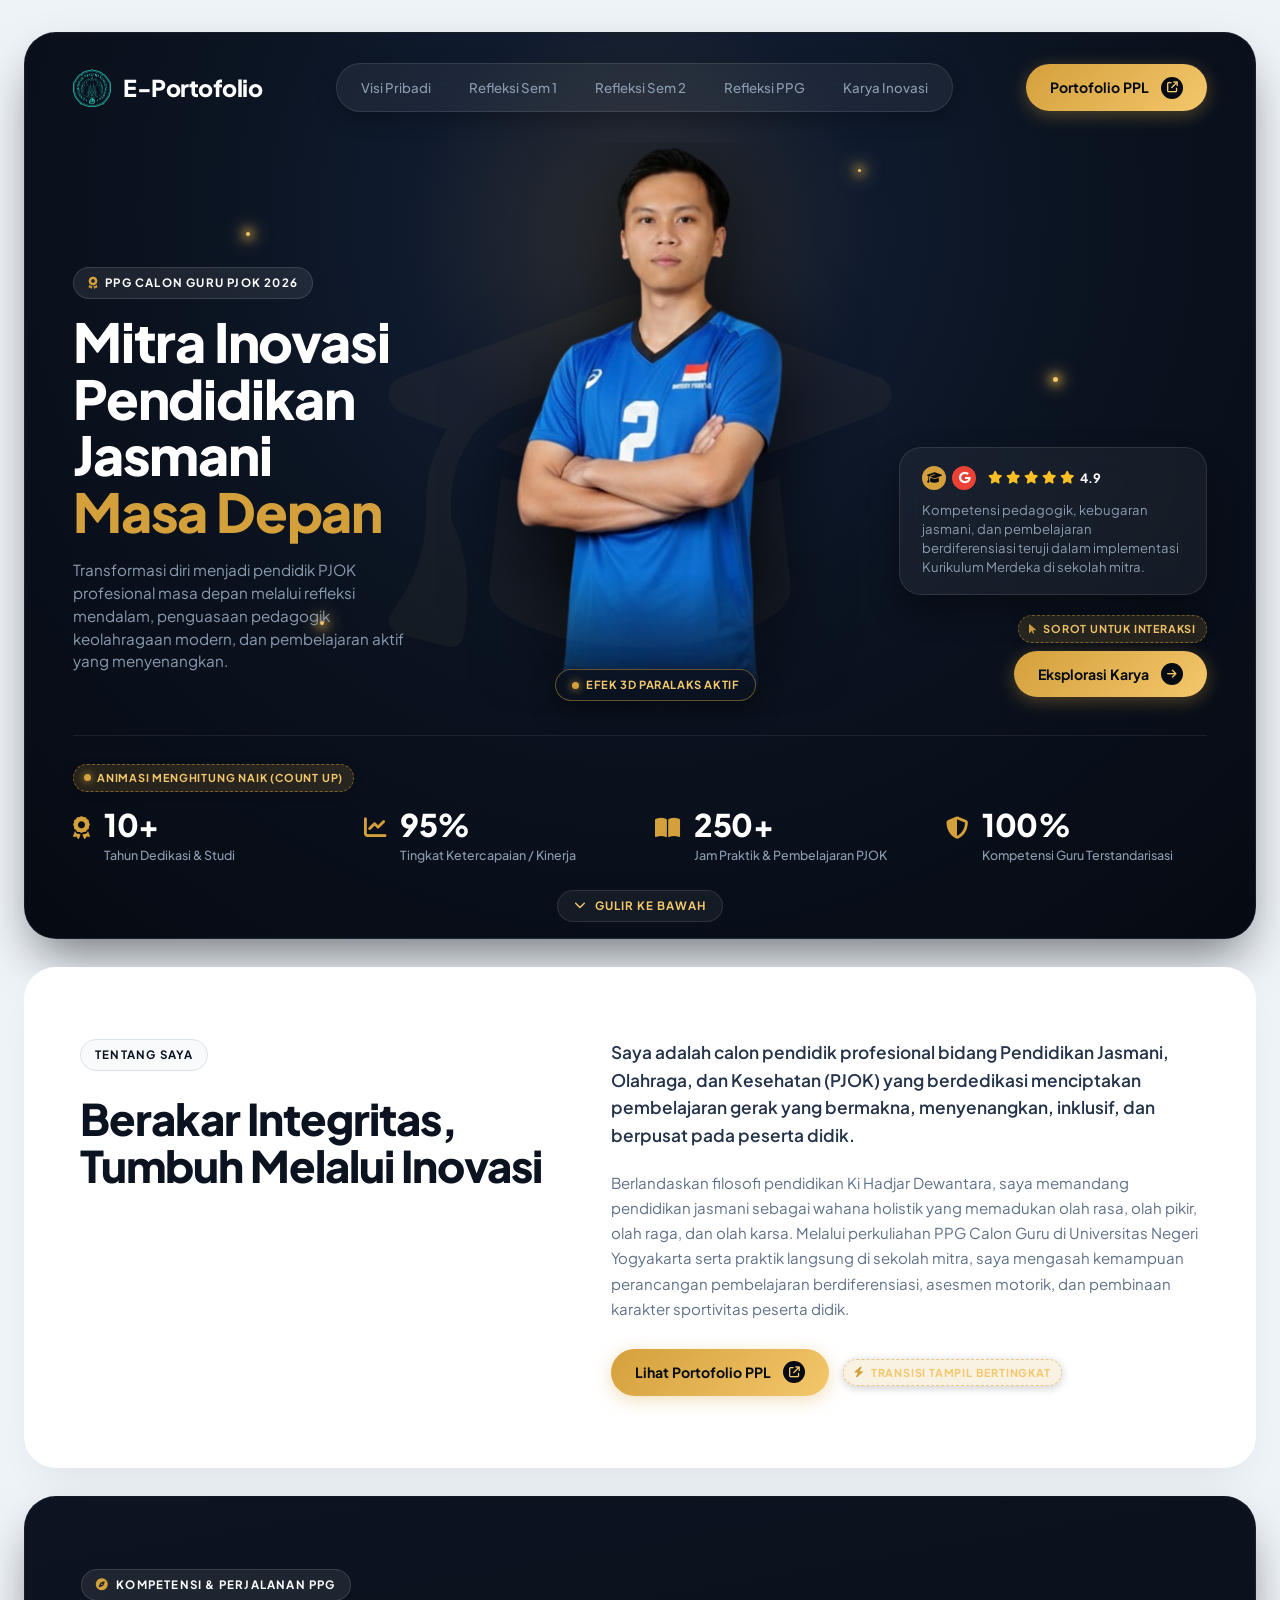
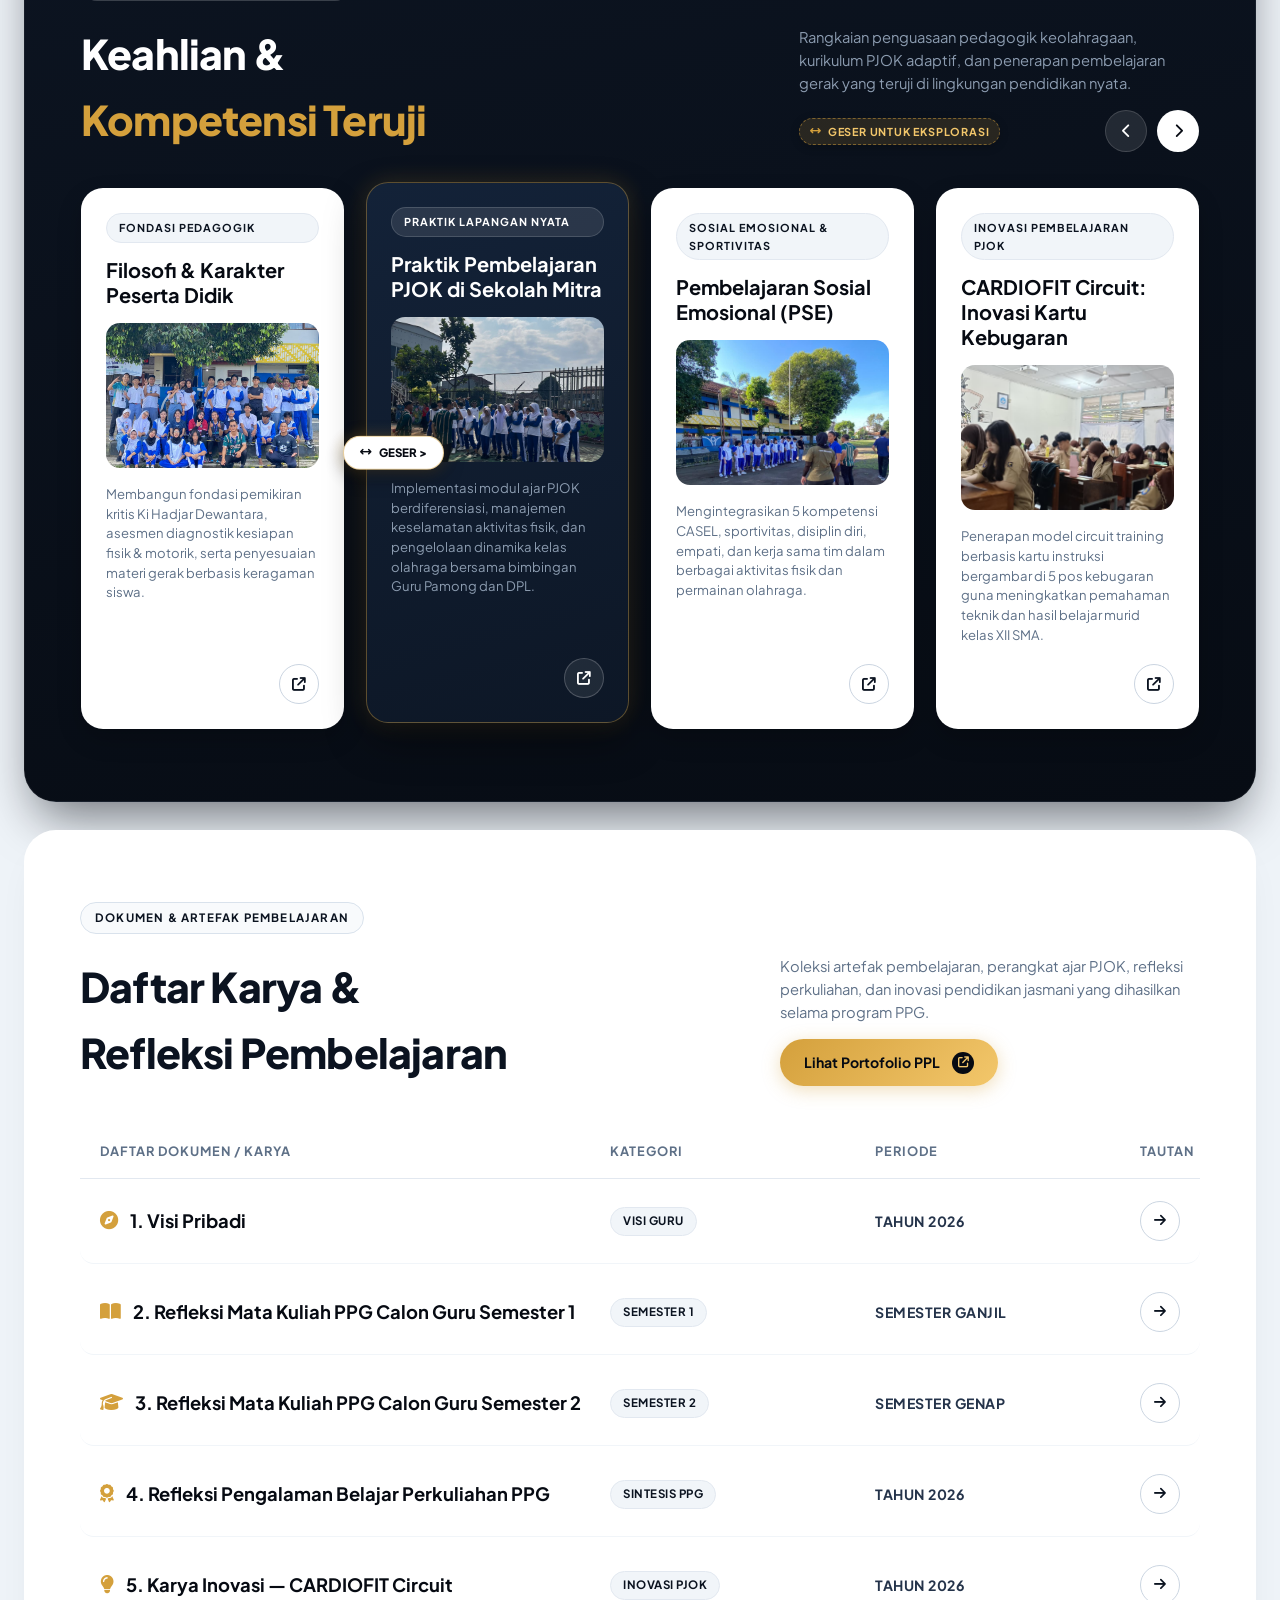
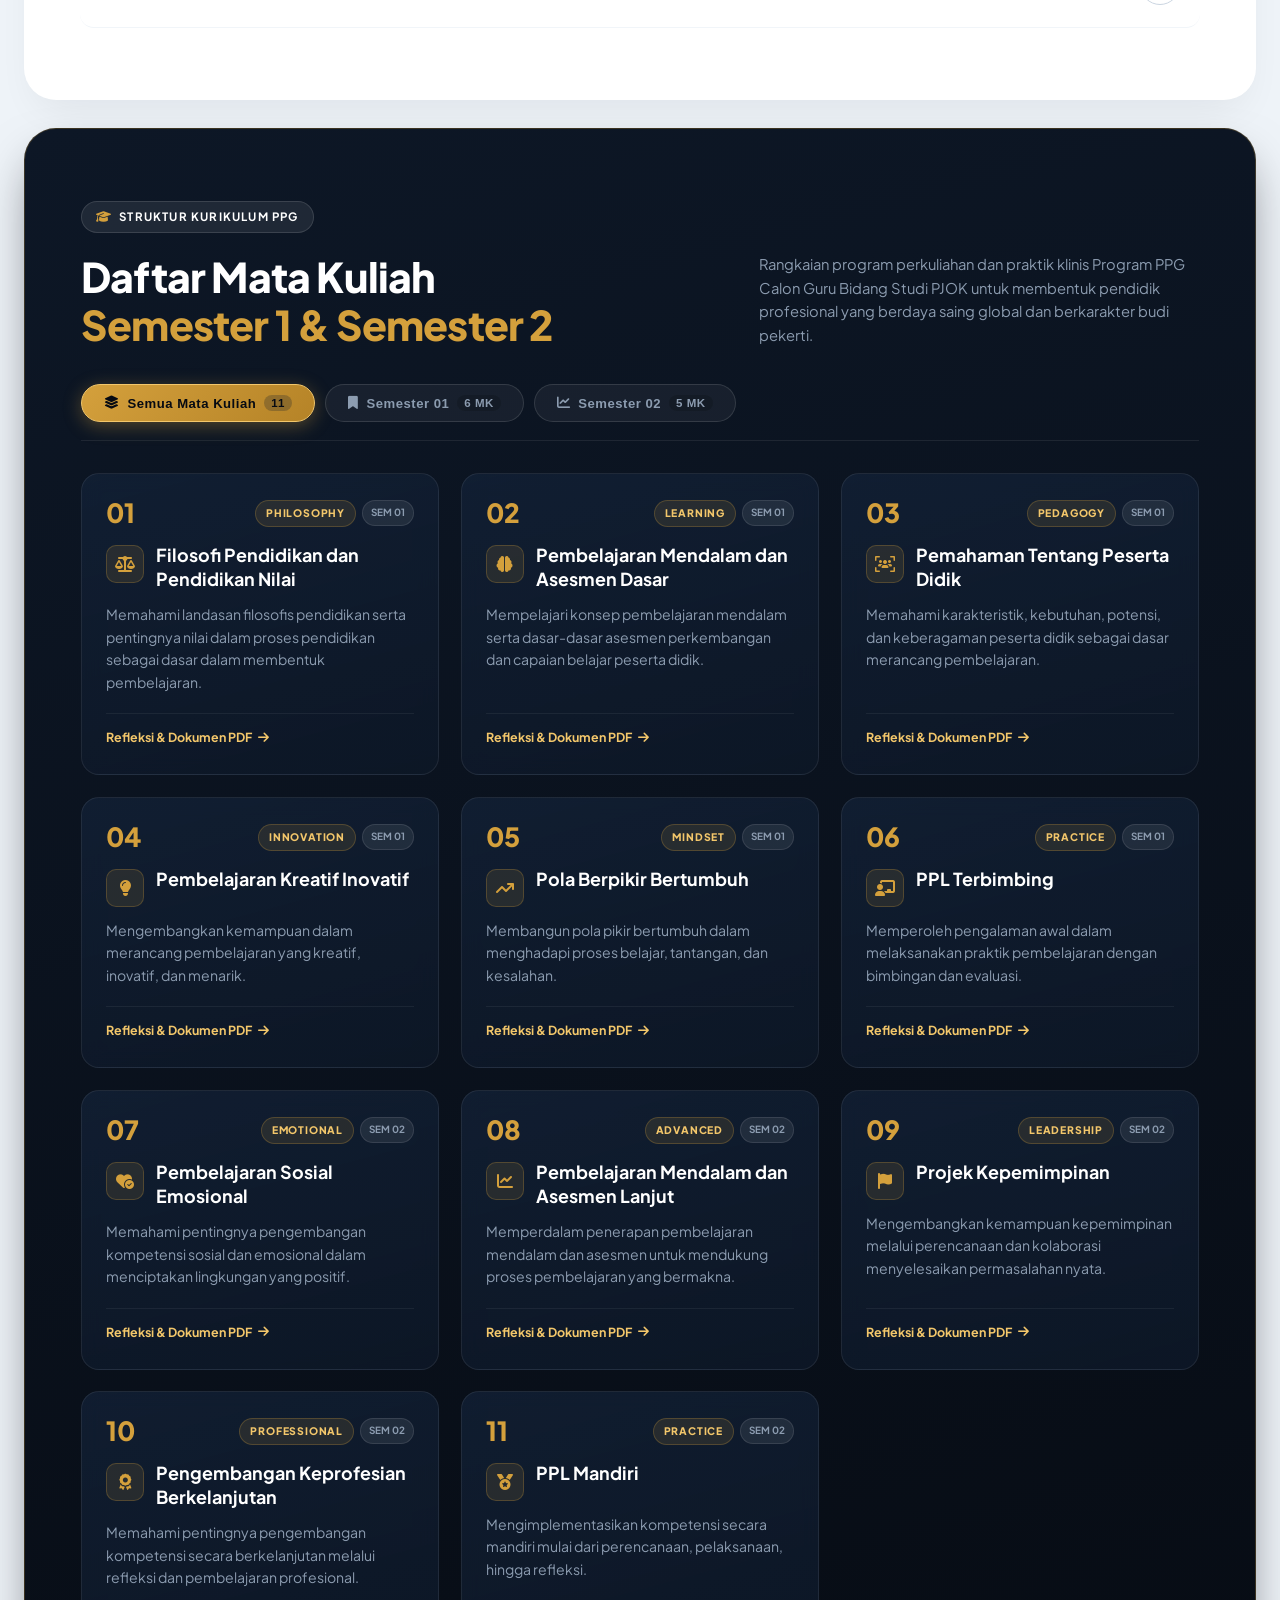
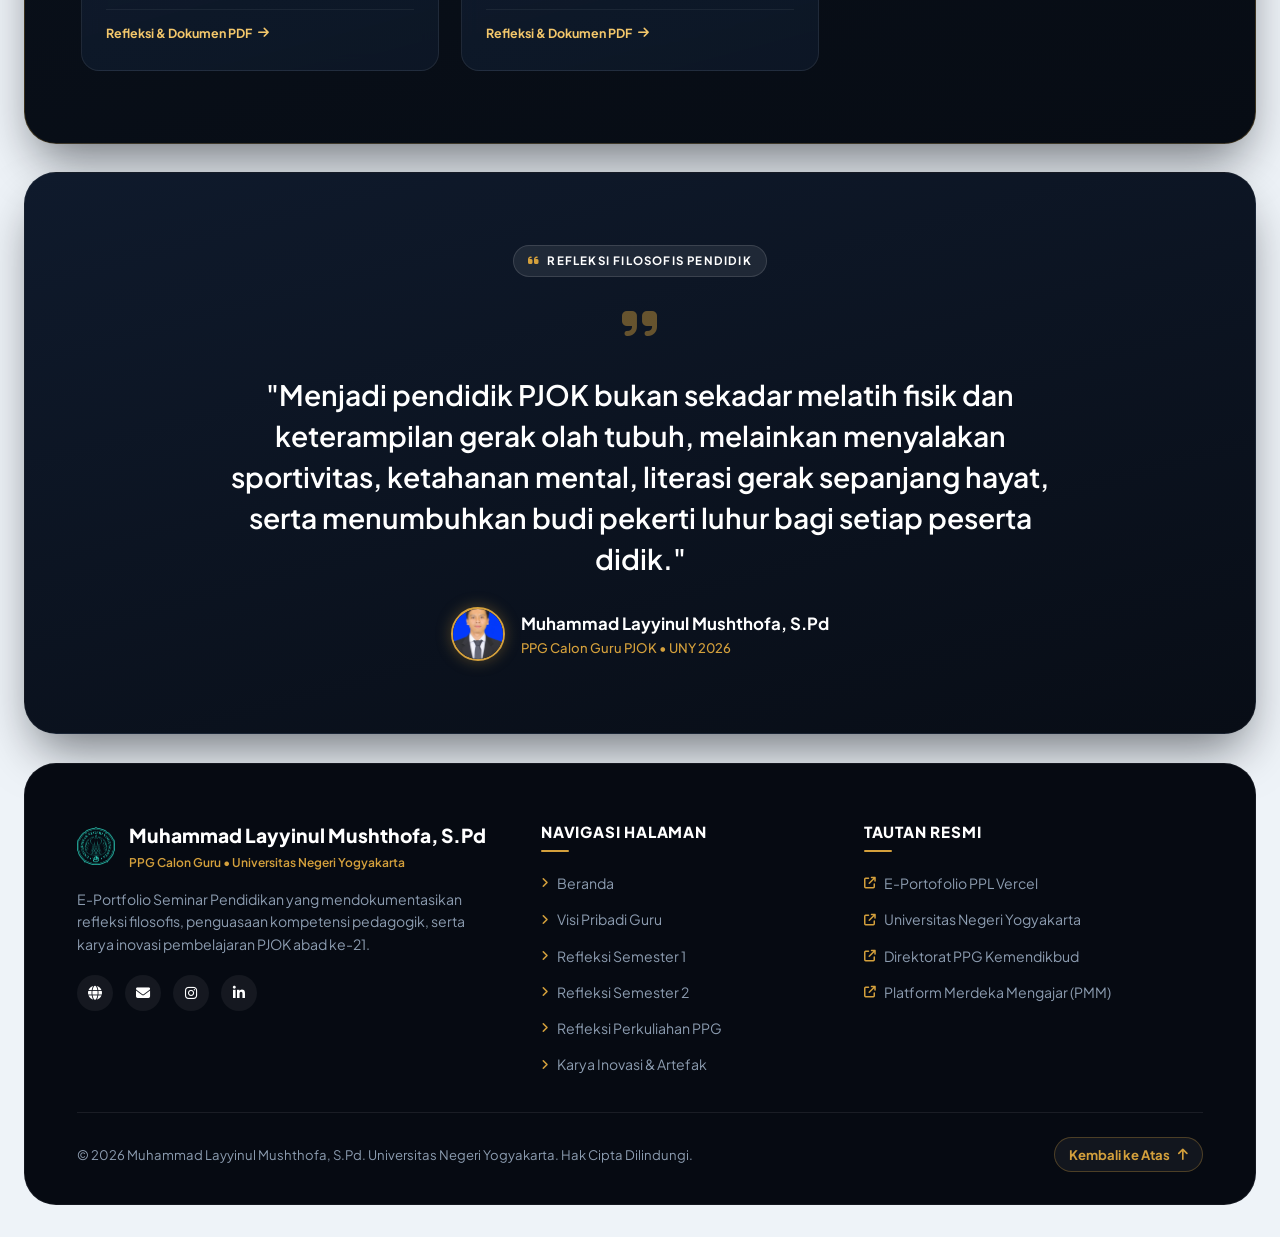
<file: index.html>
<!doctype html>
<html lang="id">
  <head>
    <meta charset="UTF-8" />
    <meta name="viewport" content="width=device-width, initial-scale=1.0" />
    <title>Muhammad Layyinul Mushthofa | E-Portfolio Seminar Pendidikan</title>
    <meta name="description" content="E-Portfolio Seminar Pendidikan - Muhammad Layyinul Mushthofa, S.Pd, PPG Calon Guru Universitas Negeri Yogyakarta (UNY)&copy; 2026." />

    <!-- Favicon -->
    <link rel="shortcut icon" href="images/Logo Uny outlitne.png" type="image/x-icon" />

    <!-- Google Fonts: Plus Jakarta Sans for High-End Editorial Clarity -->
    <link rel="preconnect" href="https://fonts.googleapis.com" />
    <link rel="preconnect" href="https://fonts.gstatic.com" crossorigin />
    <link href="https://fonts.googleapis.com/css2?family=Plus+Jakarta+Sans:ital,wght@0,300;0,400;0,500;0,600;0,700;0,800;1,400;1,600;1,700&display=swap" rel="stylesheet" />

    <!-- FontAwesome 6 -->
    <link rel="stylesheet" href="https://cdnjs.cloudflare.com/ajax/libs/font-awesome/6.5.1/css/all.min.css" />

    <!-- Custom CSS (Luxury Deep Navy & Gold Theme with Dynamic Motion Interactions) -->
    <link rel="stylesheet" href="css/style.css" />
  </head>
  <body>
    <!-- SIDE SCROLL PROGRESS BAR (Petunjuk alur progress scroll halus) -->
    <div class="side-scroll-progress-bar" id="sideProgressBar"></div>

    <!-- PAGE WRAPPER (Frame mewah sesuai tata letak referensi) -->
    <div class="page-wrapper">
      <!-- ==========================================================================
           1. HERO CONTAINER (Deep Navy Card dengan 3D Parallax & Ambient Glint)
           ========================================================================== -->
      <section class="hero-container" id="home">
        <!-- Ambient Radial Glow Effect -->
        <div class="hero-glow-bg"></div>

        <!-- Ambient Gold Shimmer Glints (Efek pendaran cahaya bergerak lembut) -->
        <div class="glint-sparkle glint-1"></div>
        <div class="glint-sparkle glint-2"></div>
        <div class="glint-sparkle glint-3"></div>
        <div class="glint-sparkle glint-4"></div>

        <!-- 3D Parallax Watermark: Topi Toga Wisuda / Lambang Pendidikan -->
        <div class="hero-watermark" id="heroWatermark">
          <i class="fa-solid fa-graduation-cap"></i>
        </div>

        <!-- NAVBAR -->
        <header class="hero-navbar">
          <!-- Logo & Brand Name -->
          <a href="#home" class="nav-brand">
            <img src="images/Logo Uny outlitne.png" alt="Logo UNY" class="brand-logo-img" />
            <span class="brand-name">E-Portofolio</span>
          </a>

          <!-- Pill-Shaped Centered Navigation Bar -->
          <nav class="nav-pill-center" id="mainNav">
            <a href="visi.html" class="nav-link">Visi Pribadi</a>
            <a href="refleksi1.html" class="nav-link">Refleksi Sem 1</a>
            <a href="refleksi2.html" class="nav-link">Refleksi Sem 2</a>
            <a href="refleksi-ppg.html" class="nav-link">Refleksi PPG</a>
            <a href="karya.html" class="nav-link">Karya Inovasi</a>
          </nav>

          <!-- Right Action: Gold CTA Pill Button with Micro-interactions -->
          <div class="nav-cta-wrap">
            <a href="https://e-protofolio-ppg-layyinul.vercel.app/" target="_blank" class="btn-gold nav-cta-btn">
              <span>Portofolio PPL</span>
              <span class="btn-gold-arrow"><i class="fa-solid fa-arrow-up-right-from-square"></i></span>
            </a>
            <!-- Mobile Menu Toggle Button -->
            <button class="mobile-nav-toggle" id="mobileMenuToggle" aria-label="Toggle Navigation">
              <i class="fa-solid fa-bars"></i>
            </button>
          </div>
        </header>

        <!-- Mobile Navigation Drawer -->
        <div class="mobile-menu-drawer" id="mobileDrawer">
          <a href="visi.html" onclick="closeMobileMenu()">Visi Pribadi</a>
          <a href="refleksi1.html" onclick="closeMobileMenu()">Refleksi Sem 1</a>
          <a href="refleksi2.html" onclick="closeMobileMenu()">Refleksi Sem 2</a>
          <a href="refleksi-ppg.html" onclick="closeMobileMenu()">Refleksi PPG</a>
          <a href="karya.html" onclick="closeMobileMenu()">Karya Inovasi</a>
          <a href="https://e-protofolio-ppg-layyinul.vercel.app/" target="_blank">Lihat Portofolio PPL Ã¢â€ â€”</a>
        </div>

        <!-- HERO MAIN BODY GRID -->
        <div class="hero-body-grid">
          <!-- Left Column: Pill Badge & Bold Headline -->
          <div class="hero-col-left">
            <div class="badge-pill badge-pill-dark"><i class="fa-solid fa-award"></i> PPG CALON GURU PJOK 2026</div>
            <h1>
              Mitra Inovasi<br />
              Pendidikan Jasmani<br />
              <span class="gold">Masa Depan</span>
            </h1>
            <p class="hero-subtext">Transformasi diri menjadi pendidik PJOK profesional masa depan melalui refleksi mendalam, penguasaan pedagogik keolahragaan modern, dan pembelajaran aktif yang menyenangkan.</p>
          </div>

          <!-- Center Column: Prominent Portrait Photo with 3D Parallax & Motion Cue -->
          <div class="hero-col-center">
            <div class="hero-person-wrap" id="heroPersonWrap">
              <img src="images/Hero Foto Half.png" alt="Muhammad Layyinul Mushthofa, S.Pd" class="hero-person-img" id="heroPersonImg" />
              <!-- Motion Cue Anotasi: 3D Parallax Depth -->
              <div class="hero-parallax-cue">
                <span class="pulse-dot"></span>
                <span>EFEK 3D PARALAKS AKTIF</span>
              </div>
            </div>
          </div>

          <!-- Right Column: Glassmorphism Credential Card & Gold Action -->
          <div class="hero-col-right">
            <!-- Review / Credential Card -->
            <div class="hero-rating-card">
              <div class="rating-header">
                <div class="rating-social-icons">
                  <i class="fa-solid fa-graduation-cap icon-uny" title="UNY"></i>
                  <i class="fa-brands fa-google icon-google" title="Google Certified Educator Ready"></i>
                </div>
                <div class="stars-score">
                  <i class="fa-solid fa-star"></i>
                  <i class="fa-solid fa-star"></i>
                  <i class="fa-solid fa-star"></i>
                  <i class="fa-solid fa-star"></i>
                  <i class="fa-solid fa-star"></i>
                  <span>4.9</span>
                </div>
              </div>
              <p class="rating-desc">Kompetensi pedagogik, kebugaran jasmani, dan pembelajaran berdiferensiasi teruji dalam implementasi Kurikulum Merdeka di sekolah mitra.</p>
            </div>

            <!-- Action Button with Hover Motion Cue -->
            <div class="hero-right-action-wrap">
              <div class="motion-annotation"><i class="fa-solid fa-arrow-pointer"></i> SOROT UNTUK INTERAKSI</div>
              <a href="karya.html" class="btn-gold">
                <span>Eksplorasi Karya</span>
                <span class="btn-gold-arrow"><i class="fa-solid fa-arrow-right"></i></span>
              </a>
            </div>
          </div>
        </div>

        <!-- HERO STATS BAR (ANIMASI MENGHITUNG NAIK / STAT COUNTER) -->
        <div class="hero-stats-bar" id="statsBar">
          <div class="stats-bar-header">
            <div class="motion-annotation"><span class="pulse-dot"></span> ANIMASI MENGHITUNG NAIK (COUNT UP)</div>
          </div>

          <div class="stats-grid">
            <!-- Stat 1 -->
            <div class="stat-item">
              <div class="stat-icon"><i class="fa-solid fa-award"></i></div>
              <div>
                <div class="stat-number"><span class="counter-number" data-target="10">0</span><span class="stat-suffix">+</span></div>
                <div class="stat-label">Tahun Dedikasi &amp; Studi</div>
              </div>
            </div>

            <!-- Stat 2 -->
            <div class="stat-item">
              <div class="stat-icon"><i class="fa-solid fa-chart-line"></i></div>
              <div>
                <div class="stat-number"><span class="counter-number" data-target="95">0</span><span class="stat-suffix">%</span></div>
                <div class="stat-label">Tingkat Ketercapaian / Kinerja</div>
              </div>
            </div>

            <!-- Stat 3 -->
            <div class="stat-item">
              <div class="stat-icon"><i class="fa-solid fa-book-open"></i></div>
              <div>
                <div class="stat-number"><span class="counter-number" data-target="250">0</span><span class="stat-suffix">+</span></div>
                <div class="stat-label">Jam Praktik &amp; Pembelajaran PJOK</div>
              </div>
            </div>

            <!-- Stat 4 -->
            <div class="stat-item">
              <div class="stat-icon"><i class="fa-solid fa-shield-halved"></i></div>
              <div>
                <div class="stat-number"><span class="counter-number" data-target="100">0</span><span class="stat-suffix">%</span></div>
                <div class="stat-label">Kompetensi Guru Terstandarisasi</div>
              </div>
            </div>
          </div>
        </div>

        <!-- SCROLL DOWN FLOW CUE (SCROLL V) -->
        <div class="hero-scroll-cue-wrap">
          <a href="#about" class="hero-scroll-cue"> <i class="fa-solid fa-chevron-down"></i> GULIR KE BAWAH </a>
        </div>
      </section>

      <!-- ==========================================================================
           2. ABOUT / PHILOSOPHY SECTION (Pure White Card Background)
           ========================================================================== -->
      <section class="about-section reveal-cascade" id="about">
        <div class="about-grid">
          <!-- Left Column -->
          <div class="about-col-left reveal-cascade delay-1">
            <div class="badge-pill badge-pill-light">TENTANG SAYA</div>
            <h2>
              Berakar Integritas,<br />
              Tumbuh Melalui Inovasi
            </h2>
          </div>

          <!-- Right Column -->
          <div class="about-col-right reveal-cascade delay-2">
            <p class="about-lead-text">Saya adalah calon pendidik profesional bidang Pendidikan Jasmani, Olahraga, dan Kesehatan (PJOK) yang berdedikasi menciptakan pembelajaran gerak yang bermakna, menyenangkan, inklusif, dan berpusat pada peserta didik.</p>
            <p class="about-body-text">
              Berlandaskan filosofi pendidikan Ki Hadjar Dewantara, saya memandang pendidikan jasmani sebagai wahana holistik yang memadukan olah rasa, olah pikir, olah raga, dan olah karsa. Melalui perkuliahan PPG Calon Guru di
              Universitas Negeri Yogyakarta serta praktik langsung di sekolah mitra, saya mengasah kemampuan perancangan pembelajaran berdiferensiasi, asesmen motorik, dan pembinaan karakter sportivitas peserta didik.
            </p>
            <div class="about-action-wrap">
              <a href="https://e-protofolio-ppg-layyinul.vercel.app/" target="_blank" class="btn-gold">
                <span>Lihat Portofolio PPL</span>
                <span class="btn-gold-arrow"><i class="fa-solid fa-arrow-up-right-from-square"></i></span>
              </a>
              <div class="motion-annotation"><i class="fa-solid fa-bolt"></i> TRANSISI TAMPIL BERTINGKAT</div>
            </div>
          </div>
        </div>
      </section>

      <!-- ==========================================================================
           3. SERVICES / JOURNEY SECTION (CAROUSEL DRAG & ACTIVE CARD ELEVATION)
           ========================================================================== -->
      <section class="services-section reveal-cascade" id="services">
        <!-- Section Header -->
        <div class="services-header">
          <div class="services-header-left reveal-cascade delay-1">
            <div class="badge-pill badge-pill-dark"><i class="fa-solid fa-compass"></i> KOMPETENSI &amp; PERJALANAN PPG</div>
            <h2>
              Keahlian &amp;<br />
              <span class="gold">Kompetensi Teruji</span>
            </h2>
          </div>

          <div class="services-header-right reveal-cascade delay-2">
            <p>Rangkaian penguasaan pedagogik keolahragaan, kurikulum PJOK adaptif, dan penerapan pembelajaran gerak yang teruji di lingkungan pendidikan nyata.</p>
            <div class="services-controls-bar">
              <div class="motion-annotation"><i class="fa-solid fa-arrows-left-right"></i> GESER UNTUK EKSPLORASI</div>
              <div class="carousel-nav-arrows">
                <button class="nav-arrow-btn nav-arrow-prev" id="prevCardBtn" aria-label="Sebelumnya">
                  <i class="fa-solid fa-chevron-left"></i>
                </button>
                <button class="nav-arrow-btn nav-arrow-next" id="nextCardBtn" aria-label="Selanjutnya">
                  <i class="fa-solid fa-chevron-right"></i>
                </button>
              </div>
            </div>
          </div>
        </div>

        <!-- Cards Slider / Draggable Grid (4 distinct cards) -->
        <div class="services-cards-grid" id="servicesGrid">
          <!-- Card 1: White Card -->
          <div class="service-card">
            <div>
              <div class="service-card-tag">FONDASI PEDAGOGIK</div>
              <h3>Filosofi &amp; Karakter Peserta Didik</h3>
              <div class="service-card-image-wrap">
                <img src="images/baner observasi.jpeg" alt="Observasi Lingkungan Belajar" />
              </div>
              <p class="service-card-desc">Membangun fondasi pemikiran kritis Ki Hadjar Dewantara, asesmen diagnostik kesiapan fisik &amp; motorik, serta penyesuaian materi gerak berbasis keragaman siswa.</p>
            </div>
            <div class="service-card-footer">
              <span class="card-hover-focus-pill"><i class="fa-solid fa-sparkles"></i> Fokus Terangkat</span>
              <a href="refleksi1.html" class="btn-circle-arrow" title="Pelajari Detail">
                <i class="fa-solid fa-arrow-up-right-from-square"></i>
              </a>
            </div>
          </div>

          <!-- Card 2: Active Featured Dark Card (Matching Center Style in Reference) -->
          <div class="service-card service-card-featured">
            <!-- Dynamic DRAG / SWIPE Pill Indicator -->
            <div class="drag-indicator-pill"><i class="fa-solid fa-arrows-left-right"></i> GESER &gt;</div>
            <div>
              <div class="service-card-tag">PRAKTIK LAPANGAN NYATA</div>
              <h3>Praktik Pembelajaran PJOK di Sekolah Mitra</h3>
              <div class="service-card-image-wrap">
                <img src="images/asesmen basket.jpeg" alt="Praktik Mengajar PJOK" />
              </div>
              <p class="service-card-desc">Implementasi modul ajar PJOK berdiferensiasi, manajemen keselamatan aktivitas fisik, dan pengelolaan dinamika kelas olahraga bersama bimbingan Guru Pamong dan DPL.</p>
            </div>
            <div class="service-card-footer">
              <span class="card-hover-focus-pill"><i class="fa-solid fa-circle-check"></i> Sorotan Aktif</span>
              <a href="https://e-protofolio-ppg-layyinul.vercel.app/" target="_blank" class="btn-circle-arrow btn-circle-arrow-dark" title="Buka Detail Portofolio PPL">
                <i class="fa-solid fa-arrow-up-right-from-square"></i>
              </a>
            </div>
          </div>

          <!-- Card 3: White Card -->
          <div class="service-card">
            <div>
              <div class="service-card-tag">SOSIAL EMOSIONAL &amp; SPORTIVITAS</div>
              <h3>Pembelajaran Sosial Emosional (PSE)</h3>
              <div class="service-card-image-wrap">
                <img src="images/praktik.jpeg" alt="Pembelajaran Sosial Emosional" />
              </div>
              <p class="service-card-desc">Mengintegrasikan 5 kompetensi CASEL, sportivitas, disiplin diri, empati, dan kerja sama tim dalam berbagai aktivitas fisik dan permainan olahraga.</p>
            </div>
            <div class="service-card-footer">
              <span class="card-hover-focus-pill"><i class="fa-solid fa-sparkles"></i> Fokus Terangkat</span>
              <a href="refleksi2.html" class="btn-circle-arrow" title="Pelajari Detail">
                <i class="fa-solid fa-arrow-up-right-from-square"></i>
              </a>
            </div>
          </div>

          <!-- Card 4: White Card -->
          <div class="service-card">
            <div>
              <div class="service-card-tag">INOVASI PEMBELAJARAN PJOK</div>
              <h3>CARDIOFIT Circuit: Inovasi Kartu Kebugaran</h3>
              <div class="service-card-image-wrap">
                <img src="images/Mengawas ASTS.jpeg" alt="Inovasi PJOK" />
              </div>
              <p class="service-card-desc">Penerapan model circuit training berbasis kartu instruksi bergambar di 5 pos kebugaran guna meningkatkan pemahaman teknik dan hasil belajar murid kelas XII SMA.</p>
            </div>
            <div class="service-card-footer">
              <span class="card-hover-focus-pill"><i class="fa-solid fa-sparkles"></i> Fokus Terangkat</span>
              <a href="karya.html" class="btn-circle-arrow" title="Pelajari Detail">
                <i class="fa-solid fa-arrow-up-right-from-square"></i>
              </a>
            </div>
          </div>
        </div>
      </section>

      <!-- ==========================================================================
           4. DAFTAR KARYA & REFLEKSI (PROJECTS / WORKS LIST)
           ========================================================================== -->
      <section class="works-section reveal-cascade" id="works">
        <!-- Section Header -->
        <div class="works-header">
          <div class="works-header-left reveal-cascade delay-1">
            <div class="badge-pill badge-pill-light">DOKUMEN &amp; ARTEFAK PEMBELAJARAN</div>
            <h2>
              Daftar Karya &amp;<br />
              Refleksi Pembelajaran
            </h2>
          </div>

          <div class="works-header-right reveal-cascade delay-2">
            <p>Koleksi artefak pembelajaran, perangkat ajar PJOK, refleksi perkuliahan, dan inovasi pendidikan jasmani yang dihasilkan selama program PPG.</p>
            <div>
              <a href="https://e-protofolio-ppg-layyinul.vercel.app/" target="_blank" class="btn-gold">
                <span>Lihat Portofolio PPL</span>
                <span class="btn-gold-arrow"><i class="fa-solid fa-arrow-up-right-from-square"></i></span>
              </a>
            </div>
          </div>
        </div>

        <!-- Works Table / List View -->
        <div class="works-table-container">
          <!-- Table Header -->
          <div class="works-table-head">
            <div>Daftar Dokumen / Karya</div>
            <div>Kategori</div>
            <div>Periode</div>
            <div>Tautan</div>
          </div>

          <!-- Table Rows List with Cascade Stagger -->
          <div class="works-list">
            <!-- Row 1: Visi Pribadi -->
            <div class="work-row-item reveal-cascade delay-1">
              <div class="work-title">
                <i class="fa-solid fa-compass text-gold"></i>
                <span>1. Visi Pribadi</span>
              </div>
              <div>
                <span class="work-category-badge">Visi Guru</span>
              </div>
              <div class="work-date">Tahun 2026</div>
              <div class="work-action">
                <a href="visi.html" class="btn-circle-arrow" title="Buka Visi Pribadi">
                  <i class="fa-solid fa-arrow-right"></i>
                </a>
              </div>
            </div>

            <!-- Row 2: Refleksi Mata Kuliah PPG Calon Guru Semester 1 -->
            <div class="work-row-item reveal-cascade delay-2">
              <div class="work-title">
                <i class="fa-solid fa-book-open text-gold"></i>
                <span>2. Refleksi Mata Kuliah PPG Calon Guru Semester 1</span>
              </div>
              <div>
                <span class="work-category-badge">Semester 1</span>
              </div>
              <div class="work-date">Semester Ganjil</div>
              <div class="work-action">
                <a href="refleksi1.html" class="btn-circle-arrow" title="Buka Refleksi Semester 1">
                  <i class="fa-solid fa-arrow-right"></i>
                </a>
              </div>
            </div>

            <!-- Row 3: Refleksi Mata Kuliah PPG Calon Guru Semester 2 -->
            <div class="work-row-item reveal-cascade delay-3">
              <div class="work-title">
                <i class="fa-solid fa-graduation-cap text-gold"></i>
                <span>3. Refleksi Mata Kuliah PPG Calon Guru Semester 2</span>
              </div>
              <div>
                <span class="work-category-badge">Semester 2</span>
              </div>
              <div class="work-date">Semester Genap</div>
              <div class="work-action">
                <a href="refleksi2.html" class="btn-circle-arrow" title="Buka Refleksi Semester 2">
                  <i class="fa-solid fa-arrow-right"></i>
                </a>
              </div>
            </div>

            <!-- Row 4: Refleksi Pengalaman Belajar Perkuliahan PPG -->
            <div class="work-row-item reveal-cascade delay-4">
              <div class="work-title">
                <i class="fa-solid fa-award text-gold"></i>
                <span>4. Refleksi Pengalaman Belajar Perkuliahan PPG</span>
              </div>
              <div>
                <span class="work-category-badge">Sintesis PPG</span>
              </div>
              <div class="work-date">Tahun 2026</div>
              <div class="work-action">
                <a href="refleksi-ppg.html" class="btn-circle-arrow" title="Buka Refleksi Perkuliahan PPG">
                  <i class="fa-solid fa-arrow-right"></i>
                </a>
              </div>
            </div>

            <!-- Row 5: Karya Inovasi -->
            <div class="work-row-item reveal-cascade delay-5">
              <div class="work-title">
                <i class="fa-solid fa-lightbulb text-gold"></i>
                <span>5. Karya Inovasi &mdash; CARDIOFIT Circuit</span>
              </div>
              <div>
                <span class="work-category-badge">Inovasi PJOK</span>
              </div>
              <div class="work-date">Tahun 2026</div>
              <div class="work-action">
                <a href="karya.html" class="btn-circle-arrow" title="Buka Karya Inovasi">
                  <i class="fa-solid fa-arrow-right"></i>
                </a>
              </div>
            </div>
          </div>
        </div>
      </section>

      <!-- ==========================================================================
           5. DAFTAR MATA KULIAH SEMESTER 1 & SEMESTER 2 (COURSES SECTION)
           ========================================================================== -->
      <section class="courses-section reveal-cascade" id="courses">
        <!-- Section Header -->
        <div class="courses-header">
          <div class="courses-header-left reveal-cascade delay-1">
            <div class="badge-pill badge-pill-dark"><i class="fa-solid fa-graduation-cap"></i> STRUKTUR KURIKULUM PPG</div>
            <h2>
              Daftar Mata Kuliah<br />
              <span class="gold text-gold">Semester 1 &amp; Semester 2</span>
            </h2>
          </div>

          <div class="courses-header-right reveal-cascade delay-2">
            <p>Rangkaian program perkuliahan dan praktik klinis Program PPG Calon Guru Bidang Studi PJOK untuk membentuk pendidik profesional yang berdaya saing global dan berkarakter budi pekerti.</p>
          </div>
        </div>

        <!-- Semester Filter Tabs -->
        <div class="courses-tabs-wrap reveal-cascade delay-2">
          <button class="course-tab-btn active" data-target-semester="all">
            <i class="fa-solid fa-layer-group"></i>
            <span>Semua Mata Kuliah</span>
            <span class="tab-count">11</span>
          </button>
          <button class="course-tab-btn" data-target-semester="1">
            <i class="fa-solid fa-bookmark"></i>
            <span>Semester 01</span>
            <span class="tab-count">6 MK</span>
          </button>
          <button class="course-tab-btn" data-target-semester="2">
            <i class="fa-solid fa-chart-line"></i>
            <span>Semester 02</span>
            <span class="tab-count">5 MK</span>
          </button>
        </div>

        <!-- Courses Cards Grid -->
        <div class="courses-grid" id="coursesGrid">
          <!-- SEMESTER 01 -->
          <!-- 01: Filosofi Pendidikan dan Pendidikan Nilai -->
          <div class="course-card reveal-cascade delay-1" data-semester="1">
            <div>
              <div class="course-card-top">
                <span class="course-number">01</span>
                <div class="course-badges">
                  <span class="course-tag">PHILOSOPHY</span>
                  <span class="course-sem-badge">SEM 01</span>
                </div>
              </div>
              <div class="course-body">
                <div class="course-body-header">
                  <div class="course-icon"><i class="fa-solid fa-scale-balanced"></i></div>
                  <h3 class="course-title">Filosofi Pendidikan dan Pendidikan Nilai</h3>
                </div>
                <p class="course-desc">Memahami landasan filosofis pendidikan serta pentingnya nilai dalam proses pendidikan sebagai dasar dalam membentuk pembelajaran.</p>
              </div>
            </div>
            <div class="course-card-footer">
              <a href="refleksi1.html#mk-01" class="course-footer-link">
                <span>Refleksi &amp; Dokumen PDF</span>
                <i class="fa-solid fa-arrow-right"></i>
              </a>
            </div>
          </div>

          <!-- 02: Pembelajaran Mendalam dan Asesmen Dasar -->
          <div class="course-card reveal-cascade delay-2" data-semester="1">
            <div>
              <div class="course-card-top">
                <span class="course-number">02</span>
                <div class="course-badges">
                  <span class="course-tag">LEARNING</span>
                  <span class="course-sem-badge">SEM 01</span>
                </div>
              </div>
              <div class="course-body">
                <div class="course-body-header">
                  <div class="course-icon"><i class="fa-solid fa-brain"></i></div>
                  <h3 class="course-title">Pembelajaran Mendalam dan Asesmen Dasar</h3>
                </div>
                <p class="course-desc">Mempelajari konsep pembelajaran mendalam serta dasar-dasar asesmen perkembangan dan capaian belajar peserta didik.</p>
              </div>
            </div>
            <div class="course-card-footer">
              <a href="refleksi1.html#mk-02" class="course-footer-link">
                <span>Refleksi &amp; Dokumen PDF</span>
                <i class="fa-solid fa-arrow-right"></i>
              </a>
            </div>
          </div>

          <!-- 03: Pemahaman Tentang Peserta Didik -->
          <div class="course-card reveal-cascade delay-3" data-semester="1">
            <div>
              <div class="course-card-top">
                <span class="course-number">03</span>
                <div class="course-badges">
                  <span class="course-tag">PEDAGOGY</span>
                  <span class="course-sem-badge">SEM 01</span>
                </div>
              </div>
              <div class="course-body">
                <div class="course-body-header">
                  <div class="course-icon"><i class="fa-solid fa-users-viewfinder"></i></div>
                  <h3 class="course-title">Pemahaman Tentang Peserta Didik</h3>
                </div>
                <p class="course-desc">Memahami karakteristik, kebutuhan, potensi, dan keberagaman peserta didik sebagai dasar merancang pembelajaran.</p>
              </div>
            </div>
            <div class="course-card-footer">
              <a href="refleksi1.html#mk-03" class="course-footer-link">
                <span>Refleksi &amp; Dokumen PDF</span>
                <i class="fa-solid fa-arrow-right"></i>
              </a>
            </div>
          </div>

          <!-- 04: Pembelajaran Kreatif Inovatif -->
          <div class="course-card reveal-cascade delay-1" data-semester="1">
            <div>
              <div class="course-card-top">
                <span class="course-number">04</span>
                <div class="course-badges">
                  <span class="course-tag">INNOVATION</span>
                  <span class="course-sem-badge">SEM 01</span>
                </div>
              </div>
              <div class="course-body">
                <div class="course-body-header">
                  <div class="course-icon"><i class="fa-solid fa-lightbulb"></i></div>
                  <h3 class="course-title">Pembelajaran Kreatif Inovatif</h3>
                </div>
                <p class="course-desc">Mengembangkan kemampuan dalam merancang pembelajaran yang kreatif, inovatif, dan menarik.</p>
              </div>
            </div>
            <div class="course-card-footer">
              <a href="refleksi1.html#mk-04" class="course-footer-link">
                <span>Refleksi &amp; Dokumen PDF</span>
                <i class="fa-solid fa-arrow-right"></i>
              </a>
            </div>
          </div>

          <!-- 05: Pola Berpikir Bertumbuh -->
          <div class="course-card reveal-cascade delay-2" data-semester="1">
            <div>
              <div class="course-card-top">
                <span class="course-number">05</span>
                <div class="course-badges">
                  <span class="course-tag">MINDSET</span>
                  <span class="course-sem-badge">SEM 01</span>
                </div>
              </div>
              <div class="course-body">
                <div class="course-body-header">
                  <div class="course-icon"><i class="fa-solid fa-arrow-trend-up"></i></div>
                  <h3 class="course-title">Pola Berpikir Bertumbuh</h3>
                </div>
                <p class="course-desc">Membangun pola pikir bertumbuh dalam menghadapi proses belajar, tantangan, dan kesalahan.</p>
              </div>
            </div>
            <div class="course-card-footer">
              <a href="refleksi1.html#mk-05" class="course-footer-link">
                <span>Refleksi &amp; Dokumen PDF</span>
                <i class="fa-solid fa-arrow-right"></i>
              </a>
            </div>
          </div>

          <!-- 06: PPL Terbimbing -->
          <div class="course-card reveal-cascade delay-3" data-semester="1">
            <div>
              <div class="course-card-top">
                <span class="course-number">06</span>
                <div class="course-badges">
                  <span class="course-tag">PRACTICE</span>
                  <span class="course-sem-badge">SEM 01</span>
                </div>
              </div>
              <div class="course-body">
                <div class="course-body-header">
                  <div class="course-icon"><i class="fa-solid fa-chalkboard-user"></i></div>
                  <h3 class="course-title">PPL Terbimbing</h3>
                </div>
                <p class="course-desc">Memperoleh pengalaman awal dalam melaksanakan praktik pembelajaran dengan bimbingan dan evaluasi.</p>
              </div>
            </div>
            <div class="course-card-footer">
              <a href="refleksi1.html#mk-06" class="course-footer-link">
                <span>Refleksi &amp; Dokumen PDF</span>
                <i class="fa-solid fa-arrow-right"></i>
              </a>
            </div>
          </div>

          <!-- SEMESTER 02 -->
          <!-- 07: Pembelajaran Sosial Emosional -->
          <div class="course-card reveal-cascade delay-1" data-semester="2">
            <div>
              <div class="course-card-top">
                <span class="course-number">07</span>
                <div class="course-badges">
                  <span class="course-tag">EMOTIONAL</span>
                  <span class="course-sem-badge">SEM 02</span>
                </div>
              </div>
              <div class="course-body">
                <div class="course-body-header">
                  <div class="course-icon"><i class="fa-solid fa-heart-circle-check"></i></div>
                  <h3 class="course-title">Pembelajaran Sosial Emosional</h3>
                </div>
                <p class="course-desc">Memahami pentingnya pengembangan kompetensi sosial dan emosional dalam menciptakan lingkungan yang positif.</p>
              </div>
            </div>
            <div class="course-card-footer">
              <a href="refleksi2.html#mk-07" class="course-footer-link">
                <span>Refleksi &amp; Dokumen PDF</span>
                <i class="fa-solid fa-arrow-right"></i>
              </a>
            </div>
          </div>

          <!-- 08: Pembelajaran Mendalam dan Asesmen Lanjut -->
          <div class="course-card reveal-cascade delay-2" data-semester="2">
            <div>
              <div class="course-card-top">
                <span class="course-number">08</span>
                <div class="course-badges">
                  <span class="course-tag">ADVANCED</span>
                  <span class="course-sem-badge">SEM 02</span>
                </div>
              </div>
              <div class="course-body">
                <div class="course-body-header">
                  <div class="course-icon"><i class="fa-solid fa-chart-line"></i></div>
                  <h3 class="course-title">Pembelajaran Mendalam dan Asesmen Lanjut</h3>
                </div>
                <p class="course-desc">Memperdalam penerapan pembelajaran mendalam dan asesmen untuk mendukung proses pembelajaran yang bermakna.</p>
              </div>
            </div>
            <div class="course-card-footer">
              <a href="refleksi2.html#mk-08" class="course-footer-link">
                <span>Refleksi &amp; Dokumen PDF</span>
                <i class="fa-solid fa-arrow-right"></i>
              </a>
            </div>
          </div>

          <!-- 09: Projek Kepemimpinan -->
          <div class="course-card reveal-cascade delay-3" data-semester="2">
            <div>
              <div class="course-card-top">
                <span class="course-number">09</span>
                <div class="course-badges">
                  <span class="course-tag">LEADERSHIP</span>
                  <span class="course-sem-badge">SEM 02</span>
                </div>
              </div>
              <div class="course-body">
                <div class="course-body-header">
                  <div class="course-icon"><i class="fa-solid fa-flag"></i></div>
                  <h3 class="course-title">Projek Kepemimpinan</h3>
                </div>
                <p class="course-desc">Mengembangkan kemampuan kepemimpinan melalui perencanaan dan kolaborasi menyelesaikan permasalahan nyata.</p>
              </div>
            </div>
            <div class="course-card-footer">
              <a href="refleksi2.html#mk-09" class="course-footer-link">
                <span>Refleksi &amp; Dokumen PDF</span>
                <i class="fa-solid fa-arrow-right"></i>
              </a>
            </div>
          </div>

          <!-- 10: Pengembangan Keprofesian Berkelanjutan -->
          <div class="course-card reveal-cascade delay-1" data-semester="2">
            <div>
              <div class="course-card-top">
                <span class="course-number">10</span>
                <div class="course-badges">
                  <span class="course-tag">PROFESSIONAL</span>
                  <span class="course-sem-badge">SEM 02</span>
                </div>
              </div>
              <div class="course-body">
                <div class="course-body-header">
                  <div class="course-icon"><i class="fa-solid fa-award"></i></div>
                  <h3 class="course-title">Pengembangan Keprofesian Berkelanjutan</h3>
                </div>
                <p class="course-desc">Memahami pentingnya pengembangan kompetensi secara berkelanjutan melalui refleksi dan pembelajaran profesional.</p>
              </div>
            </div>
            <div class="course-card-footer">
              <a href="refleksi2.html#mk-10" class="course-footer-link">
                <span>Refleksi &amp; Dokumen PDF</span>
                <i class="fa-solid fa-arrow-right"></i>
              </a>
            </div>
          </div>

          <!-- 11: PPL Mandiri -->
          <div class="course-card reveal-cascade delay-2" data-semester="2">
            <div>
              <div class="course-card-top">
                <span class="course-number">11</span>
                <div class="course-badges">
                  <span class="course-tag">PRACTICE</span>
                  <span class="course-sem-badge">SEM 02</span>
                </div>
              </div>
              <div class="course-body">
                <div class="course-body-header">
                  <div class="course-icon"><i class="fa-solid fa-medal"></i></div>
                  <h3 class="course-title">PPL Mandiri</h3>
                </div>
                <p class="course-desc">Mengimplementasikan kompetensi secara mandiri mulai dari perencanaan, pelaksanaan, hingga refleksi.</p>
              </div>
            </div>
            <div class="course-card-footer">
              <a href="refleksi2.html#mk-11" class="course-footer-link">
                <span>Refleksi &amp; Dokumen PDF</span>
                <i class="fa-solid fa-arrow-right"></i>
              </a>
            </div>
          </div>
        </div>
      </section>

      <!-- ==========================================================================
           6. REFLECTION & TESTIMONIAL QUOTE (Deep Navy Surface)
           ========================================================================== -->
      <section class="reflection-section reveal-cascade" id="reflection">
        <div class="reflection-content">
          <div class="badge-pill badge-pill-dark"><i class="fa-solid fa-quote-left"></i> REFLEKSI FILOSOFIS PENDIDIK</div>
          <div class="quote-icon">
            <i class="fa-solid fa-quote-right"></i>
          </div>
          <blockquote class="reflection-quote">
            "Menjadi pendidik PJOK bukan sekadar melatih fisik dan keterampilan gerak olah tubuh, melainkan menyalakan sportivitas, ketahanan mental, literasi gerak sepanjang hayat, serta menumbuhkan budi pekerti luhur bagi setiap peserta didik."
          </blockquote>
          <div class="reflection-author">
            <img src="images/Pas Foto.jpeg" alt="Muhammad Layyinul Mushthofa, S.Pd" class="author-avatar" />
            <div class="author-info">
              <div class="author-name">Muhammad Layyinul Mushthofa, S.Pd</div>
              <div class="author-role">PPG Calon Guru PJOK &bull; UNY 2026</div>
            </div>
          </div>
        </div>
      </section>

      <!-- ==========================================================================
           6. FOOTER (Deep Navy Closing)
           ========================================================================== -->
      <footer class="site-footer reveal-cascade">
        <div class="footer-grid">
          <!-- Col 1: Brand Info -->
          <div class="footer-col-brand">
            <div class="footer-brand">
              <img src="images/Logo Uny outlitne.png" alt="Logo UNY" class="brand-logo-img" />
              <div>
                <span class="footer-brand-name">Muhammad Layyinul Mushthofa, S.Pd</span>
                <span class="footer-brand-sub">PPG Calon Guru &bull; Universitas Negeri Yogyakarta</span>
              </div>
            </div>
            <p class="footer-brand-desc">E-Portfolio Seminar Pendidikan yang mendokumentasikan refleksi filosofis, penguasaan kompetensi pedagogik, serta karya inovasi pembelajaran PJOK abad ke-21.</p>
            <div class="footer-social-icons">
              <a href="https://e-protofolio-ppg-layyinul.vercel.app/" target="_blank" title="E-Portfolio PPL Vercel" aria-label="Vercel">
                <i class="fa-solid fa-globe"></i>
              </a>
              <a href="mailto:layyinulmushthofa@gmail.com" title="Email Kontak" aria-label="Email">
                <i class="fa-solid fa-envelope"></i>
              </a>
              <a href="https://www.instagram.com/" target="_blank" title="Instagram" aria-label="Instagram">
                <i class="fa-brands fa-instagram"></i>
              </a>
              <a href="https://www.linkedin.com/" target="_blank" title="LinkedIn" aria-label="LinkedIn">
                <i class="fa-brands fa-linkedin-in"></i>
              </a>
            </div>
          </div>

          <!-- Col 2: Navigasi Cepat -->
          <div class="footer-col-nav">
            <h4 class="footer-heading">Navigasi Halaman</h4>
            <ul class="footer-menu-list">
              <li>
                <a href="index.html"><i class="fa-solid fa-angle-right"></i> Beranda</a>
              </li>
              <li>
                <a href="visi.html"><i class="fa-solid fa-angle-right"></i> Visi Pribadi Guru</a>
              </li>
              <li>
                <a href="refleksi1.html"><i class="fa-solid fa-angle-right"></i> Refleksi Semester 1</a>
              </li>
              <li>
                <a href="refleksi2.html"><i class="fa-solid fa-angle-right"></i> Refleksi Semester 2</a>
              </li>
              <li>
                <a href="refleksi-ppg.html"><i class="fa-solid fa-angle-right"></i> Refleksi Perkuliahan PPG</a>
              </li>
              <li>
                <a href="karya.html"><i class="fa-solid fa-angle-right"></i> Karya Inovasi &amp; Artefak</a>
              </li>
            </ul>
          </div>

          <!-- Col 3: Tautan Eksternal & Lembaga -->
          <div class="footer-col-nav">
            <h4 class="footer-heading">Tautan Resmi</h4>
            <ul class="footer-menu-list">
              <li>
                <a href="https://e-protofolio-ppg-layyinul.vercel.app/" target="_blank"> <i class="fa-solid fa-arrow-up-right-from-square"></i> E-Portofolio PPL Vercel </a>
              </li>
              <li>
                <a href="https://www.uny.ac.id/" target="_blank"> <i class="fa-solid fa-arrow-up-right-from-square"></i> Universitas Negeri Yogyakarta </a>
              </li>
              <li>
                <a href="https://ppg.kemdikbud.go.id/" target="_blank"> <i class="fa-solid fa-arrow-up-right-from-square"></i> Direktorat PPG Kemendikbud </a>
              </li>
              <li>
                <a href="https://guru.kemdikbud.go.id/" target="_blank"> <i class="fa-solid fa-arrow-up-right-from-square"></i> Platform Merdeka Mengajar (PMM) </a>
              </li>
            </ul>
          </div>
        </div>

        <div class="footer-bottom">
          <p>&copy; 2026 Muhammad Layyinul Mushthofa, S.Pd. Universitas Negeri Yogyakarta. Hak Cipta Dilindungi.</p>
          <a
            href="#"
            onclick="
              window.scrollTo({ top: 0, behavior: 'smooth' });
              return false;
            "
            class="footer-back-to-top"
            title="Kembali ke atas"
          >
            <span>Kembali ke Atas</span>
            <i class="fa-solid fa-arrow-up"></i>
          </a>
        </div>
      </footer>
    </div>

    <!-- ==========================================================================
         INTERACTIVE SCRIPTS: PARALLAX, COUNT UP, DRAG CAROUSEL & SCROLL REVEAL
         ========================================================================== -->
    <script>
      // 1. SIDE SCROLL PROGRESS BAR
      const progressBar = document.getElementById("sideProgressBar");
      window.addEventListener("scroll", () => {
        const scrollTop = window.scrollY || document.documentElement.scrollTop;
        const scrollHeight = document.documentElement.scrollHeight - document.documentElement.clientHeight;
        const progress = (scrollTop / scrollHeight) * 100;
        if (progressBar) {
          progressBar.style.height = progress + "%";
        }
      });

      // 2. 3D PARALLAX & TILT ON HERO
      const heroContainer = document.getElementById("home");
      const heroPersonWrap = document.getElementById("heroPersonWrap");
      const heroWatermark = document.getElementById("heroWatermark");

      if (heroContainer && heroPersonWrap && heroWatermark) {
        heroContainer.addEventListener("mousemove", (e) => {
          const rect = heroContainer.getBoundingClientRect();
          const x = e.clientX - rect.left;
          const y = e.clientY - rect.top;
          const centerX = rect.width / 2;
          const centerY = rect.height / 2;

          // Normalized offset (-1 to 1)
          const deltaX = (x - centerX) / centerX;
          const deltaY = (y - centerY) / centerY;

          // 3D Tilt for portrait
          const rotateY = deltaX * 12; // deg
          const rotateX = -deltaY * 8; // deg
          heroPersonWrap.style.transform = `perspective(1000px) rotateX(${rotateX}deg) rotateY(${rotateY}deg) translateZ(10px)`;

          // Independent parallax shift for watermark scales of justice
          const moveX = deltaX * -35;
          const moveY = deltaY * -25;
          heroWatermark.style.transform = `translateX(calc(-50% + ${moveX}px)) translateY(${moveY}px) scale(1.02)`;
        });

        heroContainer.addEventListener("mouseleave", () => {
          heroPersonWrap.style.transform = "perspective(1000px) rotateX(0deg) rotateY(0deg) translateZ(0)";
          heroWatermark.style.transform = "translateX(-50%) translateY(0) scale(1)";
        });
      }

      // 3. STAT COUNTER: ROLLING COUNT UP ANIMATION
      const counters = document.querySelectorAll(".counter-number");
      let countStarted = false;

      function startCountUp() {
        if (countStarted) return;
        countStarted = true;

        counters.forEach((counter) => {
          const target = +counter.getAttribute("data-target");
          const duration = 1800; // ms
          const startTime = performance.now();
          const parentNumber = counter.closest(".stat-number");
          if (parentNumber) parentNumber.classList.add("counting");

          function updateCounter(currentTime) {
            const elapsed = currentTime - startTime;
            const progress = Math.min(elapsed / duration, 1);

            // Ease out quad
            const easeOut = 1 - (1 - progress) * (1 - progress);
            const currentVal = Math.floor(easeOut * target);

            counter.innerText = currentVal;

            if (progress < 1) {
              requestAnimationFrame(updateCounter);
            } else {
              counter.innerText = target;
              if (parentNumber) {
                setTimeout(() => parentNumber.classList.remove("counting"), 400);
              }
            }
          }

          requestAnimationFrame(updateCounter);
        });
      }

      // Trigger Count Up when Stats section enters viewport
      const statsSection = document.getElementById("statsBar");
      if (statsSection) {
        const statsObserver = new IntersectionObserver(
          (entries) => {
            entries.forEach((entry) => {
              if (entry.isIntersecting) {
                startCountUp();
                statsObserver.unobserve(entry.target);
              }
            });
          },
          { threshold: 0.3 },
        );

        statsObserver.observe(statsSection);
      }

      // 4. CAROUSEL DRAG & ARROWS INTERACTION
      const cardsGrid = document.getElementById("servicesGrid");
      const prevBtn = document.getElementById("prevCardBtn");
      const nextBtn = document.getElementById("nextCardBtn");

      let isDown = false;
      let startX;
      let scrollLeft;

      if (cardsGrid) {
        cardsGrid.addEventListener("mousedown", (e) => {
          isDown = true;
          cardsGrid.classList.add("is-dragging");
          startX = e.pageX - cardsGrid.offsetLeft;
          scrollLeft = cardsGrid.scrollLeft;
        });

        cardsGrid.addEventListener("mouseleave", () => {
          isDown = false;
          cardsGrid.classList.remove("is-dragging");
        });

        cardsGrid.addEventListener("mouseup", () => {
          isDown = false;
          cardsGrid.classList.remove("is-dragging");
        });

        cardsGrid.addEventListener("mousemove", (e) => {
          if (!isDown) return;
          e.preventDefault();
          const x = e.pageX - cardsGrid.offsetLeft;
          const walk = (x - startX) * 1.5; // Drag sensitivity
          cardsGrid.scrollLeft = scrollLeft - walk;
        });

        // Prev & Next Button Controls
        if (prevBtn && nextBtn) {
          nextBtn.addEventListener("click", () => {
            cardsGrid.scrollBy({ left: 340, behavior: "smooth" });
          });
          prevBtn.addEventListener("click", () => {
            cardsGrid.scrollBy({ left: -340, behavior: "smooth" });
          });
        }
      }

      // 5. CASCADE REVEAL TRANSITIONS ON SCROLL
      const revealElements = document.querySelectorAll(".reveal-cascade");
      const revealObserver = new IntersectionObserver(
        (entries) => {
          entries.forEach((entry) => {
            if (entry.isIntersecting) {
              entry.target.classList.add("revealed");
            }
          });
        },
        {
          threshold: 0.15,
          rootMargin: "0px 0px -40px 0px",
        },
      );

      revealElements.forEach((el) => revealObserver.observe(el));

      // 6. MOBILE MENU DRAWER
      const mobileToggle = document.getElementById("mobileMenuToggle");
      const mobileDrawer = document.getElementById("mobileDrawer");

      if (mobileToggle && mobileDrawer) {
        mobileToggle.addEventListener("click", () => {
          mobileDrawer.classList.toggle("show");
        });
      }

      function closeMobileMenu() {
        if (mobileDrawer) {
          mobileDrawer.classList.remove("show");
        }
      }

      // 7. ACTIVE NAVIGATION ON SCROLL
      const navLinks = document.querySelectorAll(".nav-link");
      window.addEventListener("scroll", () => {
        let fromTop = window.scrollY + 120;
        navLinks.forEach((link) => {
          if (link.hash) {
            let section = document.querySelector(link.hash);
            if (section && section.offsetTop <= fromTop && section.offsetTop + section.offsetHeight > fromTop) {
              link.classList.add("active");
            } else {
              link.classList.remove("active");
            }
          }
        });
      });

      // 8. INTERACTIVE FILTER TABS FOR COURSES (SEM 1 & SEM 2)
      const courseTabBtns = document.querySelectorAll(".course-tab-btn");
      const courseCards = document.querySelectorAll(".course-card");

      courseTabBtns.forEach((btn) => {
        btn.addEventListener("click", () => {
          courseTabBtns.forEach((b) => b.classList.remove("active"));
          btn.classList.add("active");

          const targetSem = btn.getAttribute("data-target-semester");
          courseCards.forEach((card) => {
            const cardSem = card.getAttribute("data-semester");
            if (targetSem === "all" || targetSem === cardSem) {
              card.style.display = "flex";
              card.style.opacity = "1";
              card.style.transform = "translateY(0)";
            } else {
              card.style.display = "none";
            }
          });
        });
      });
    </script>
  </body>
</html>
</file>
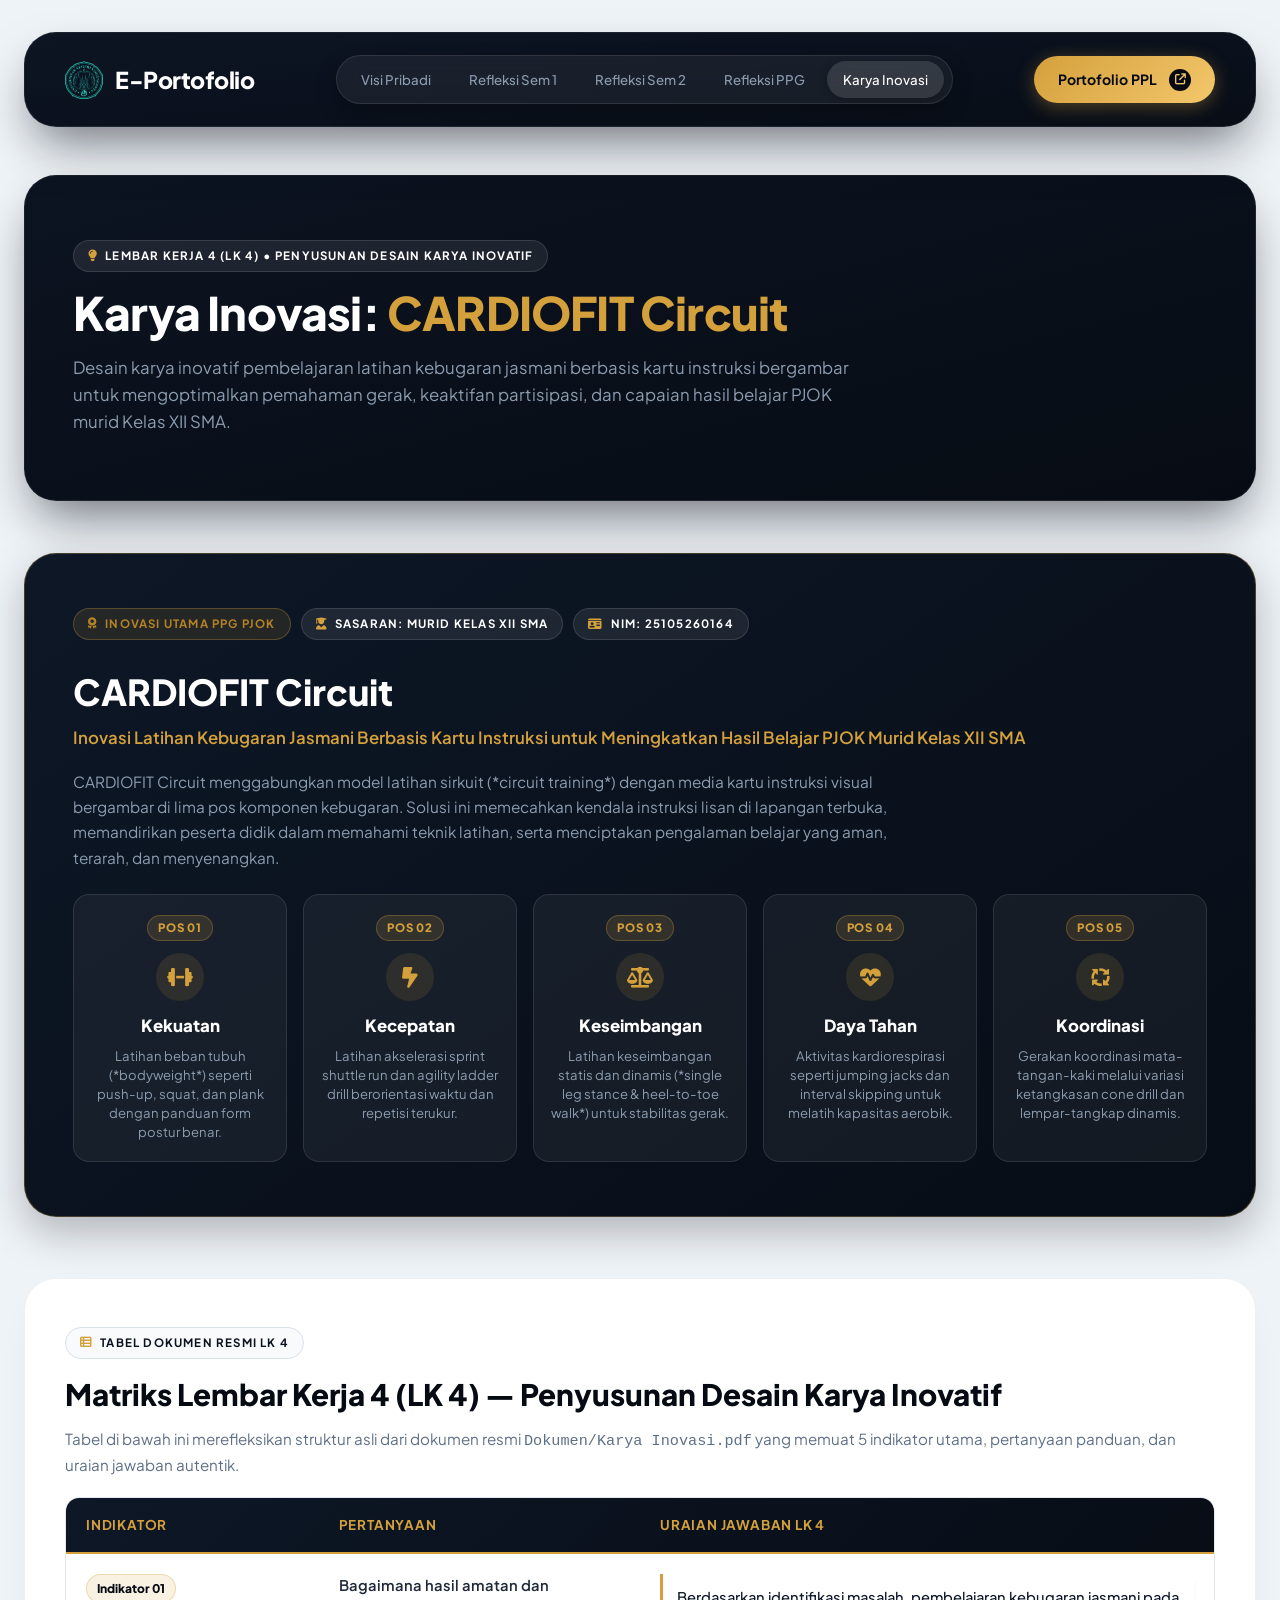
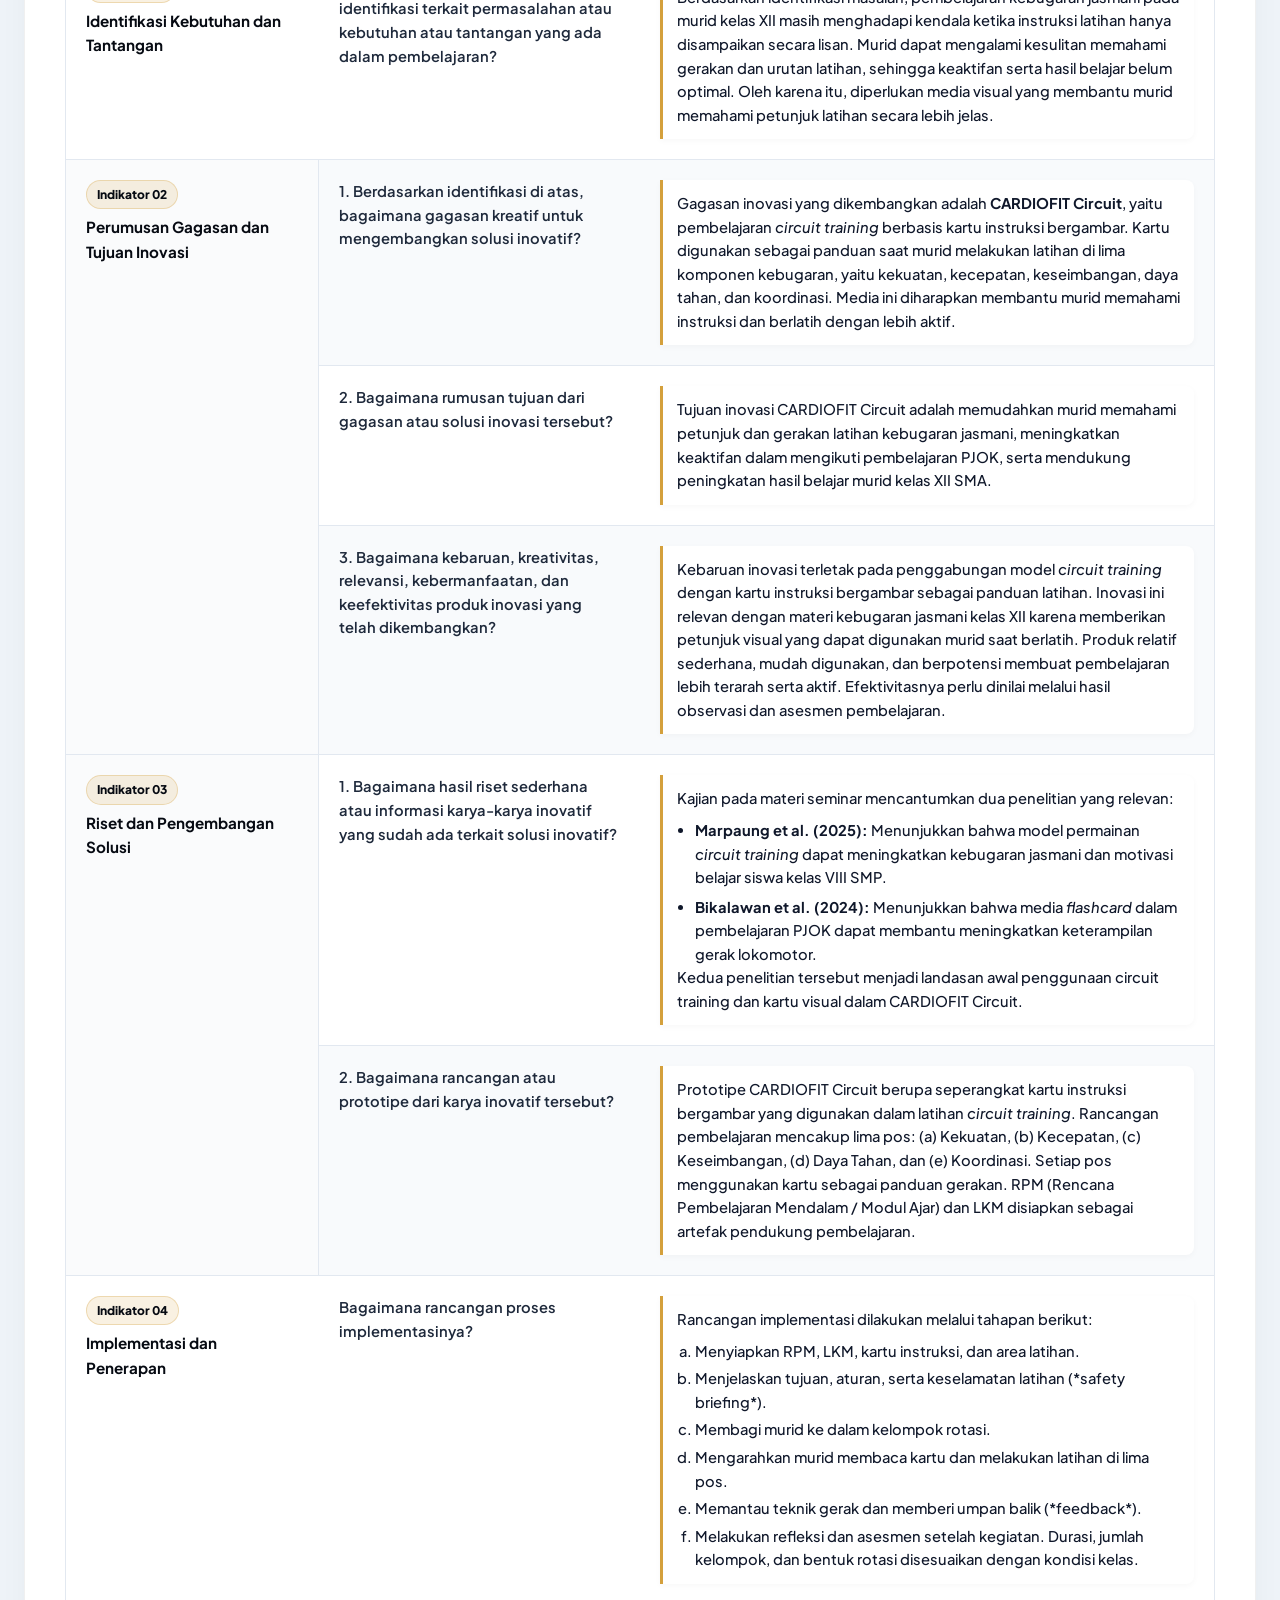
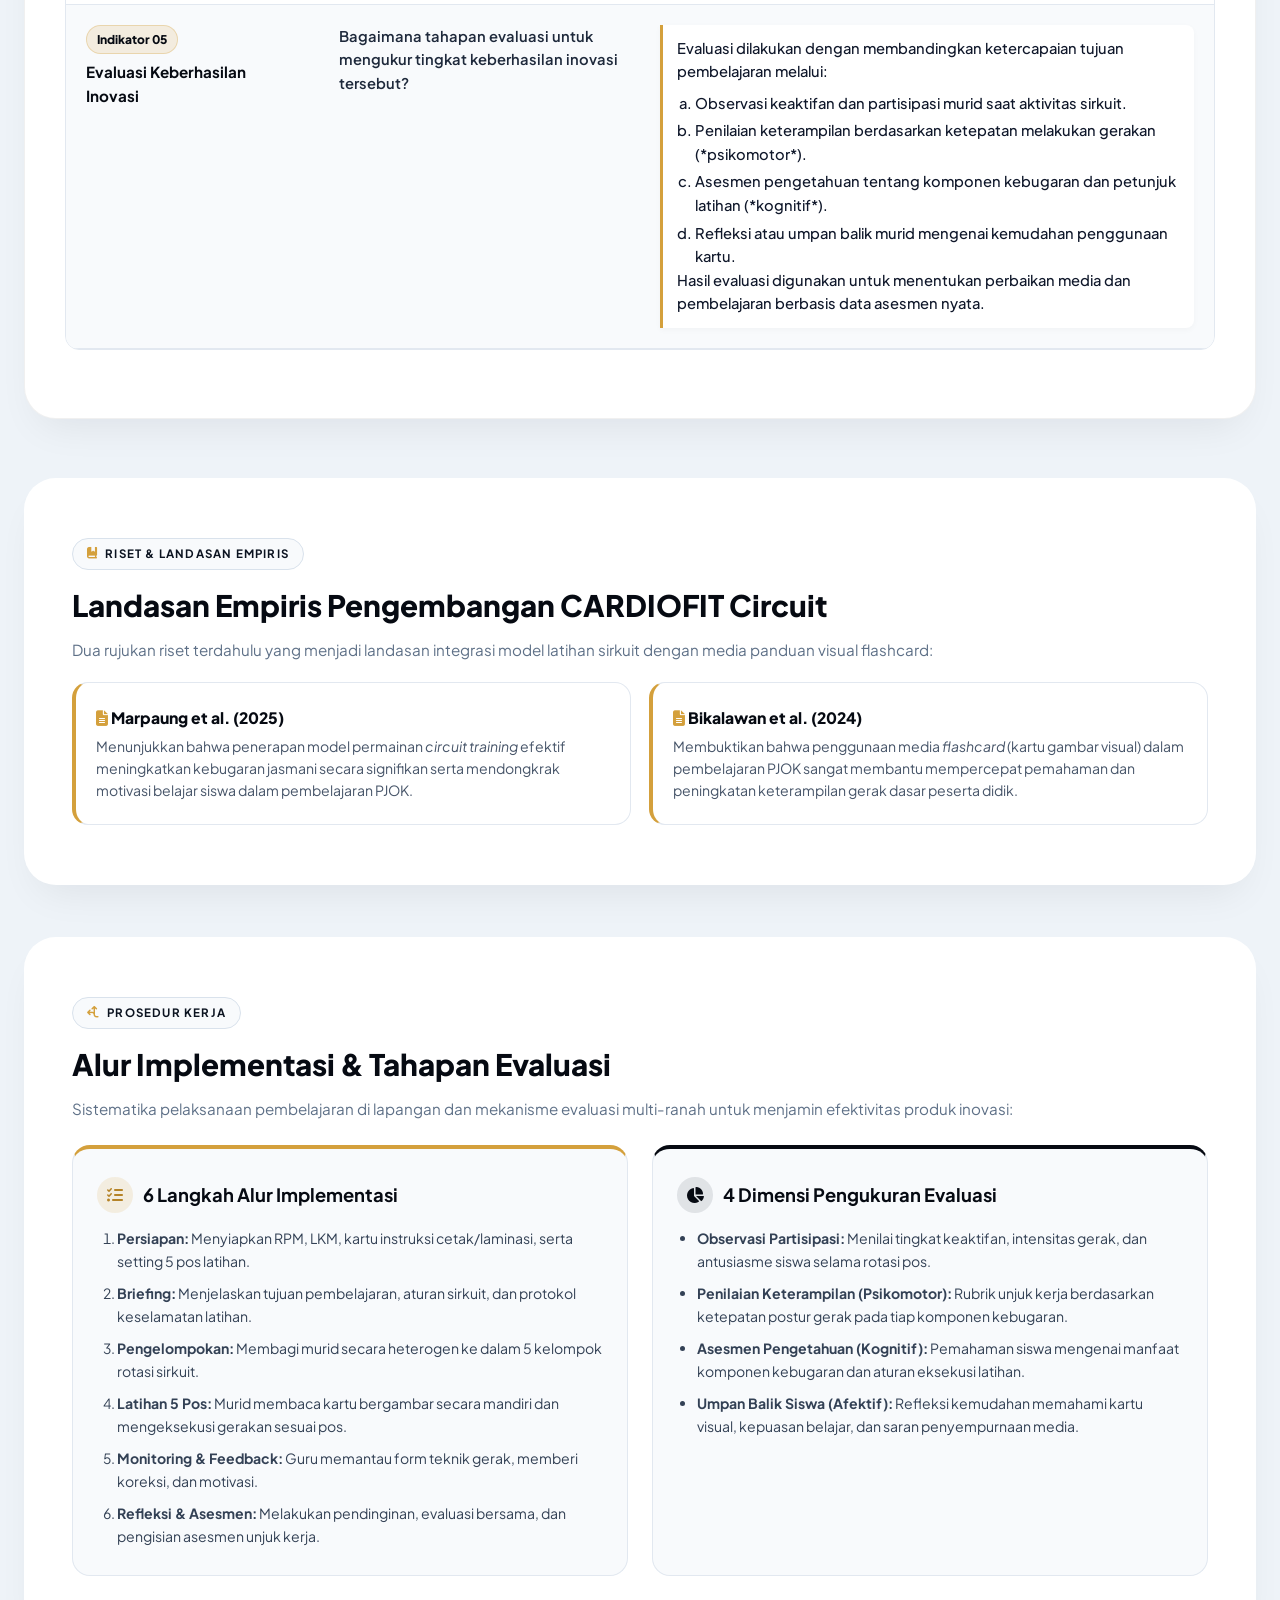
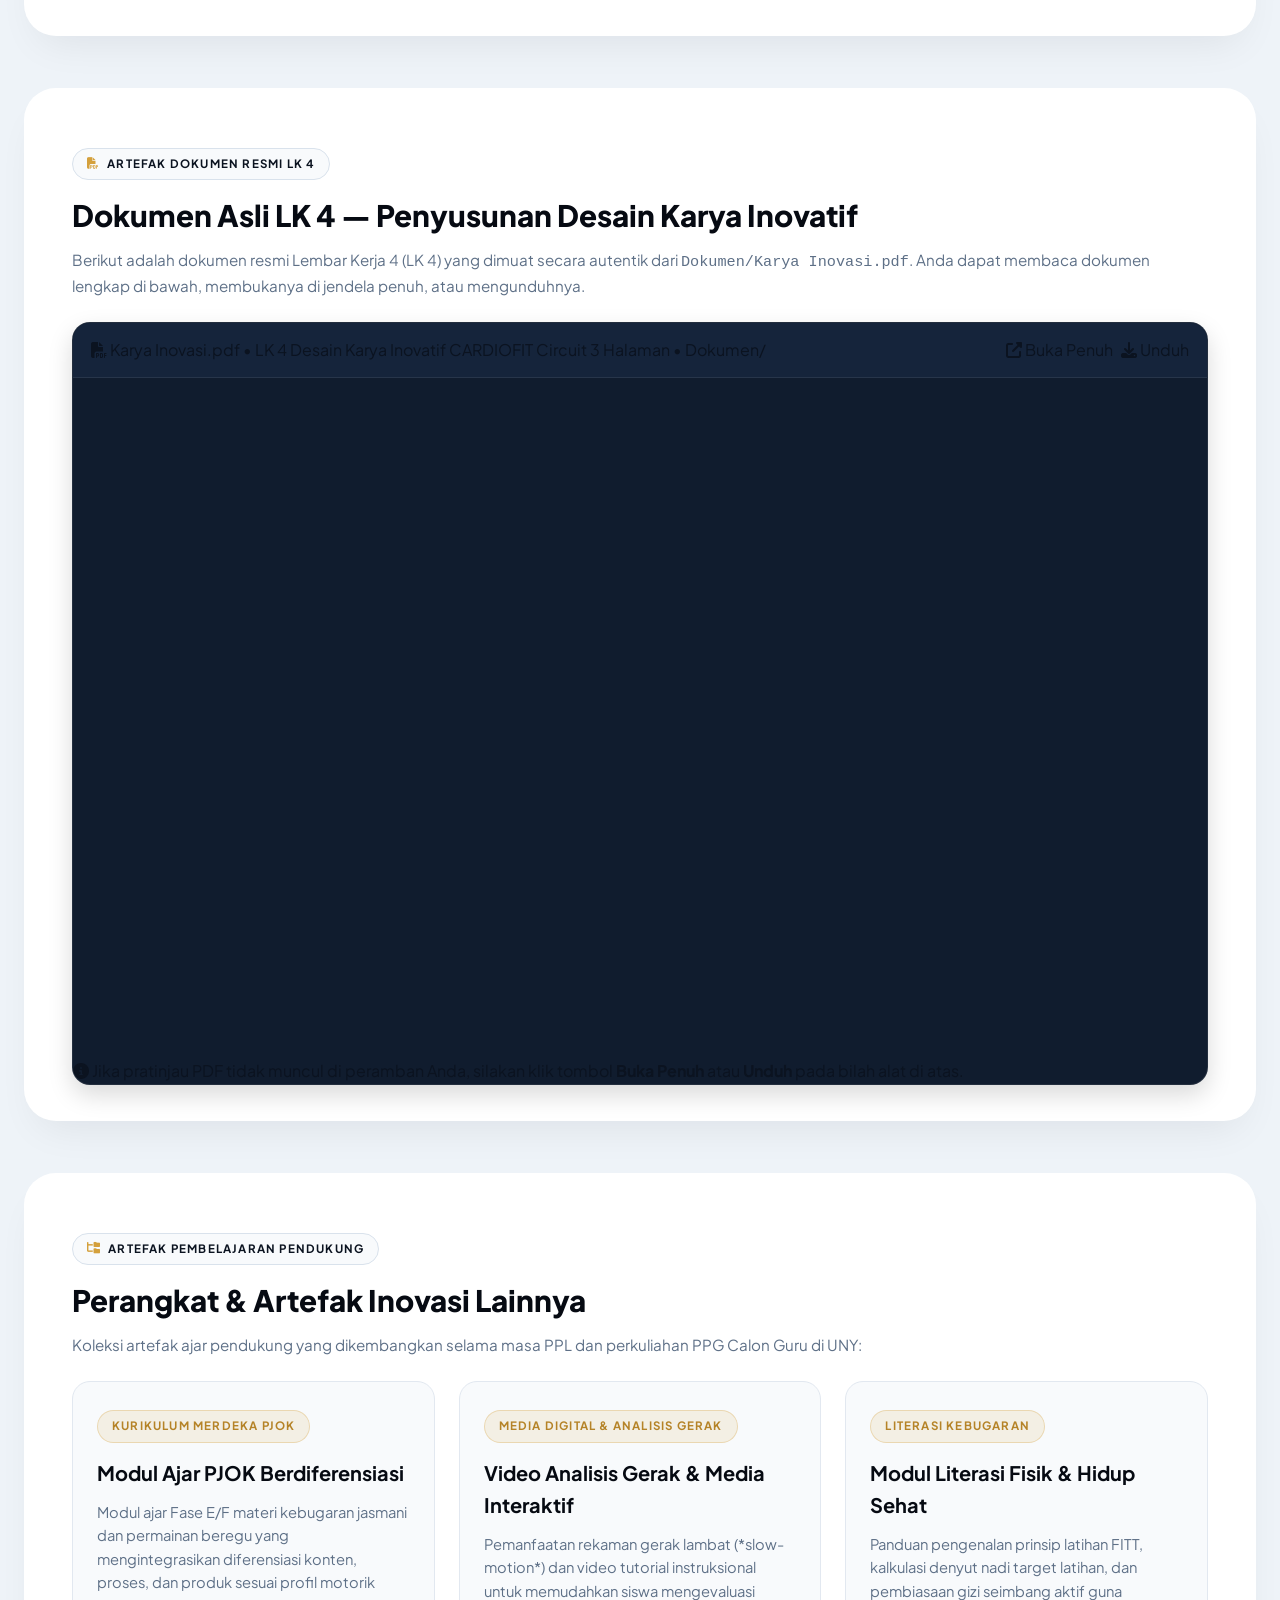
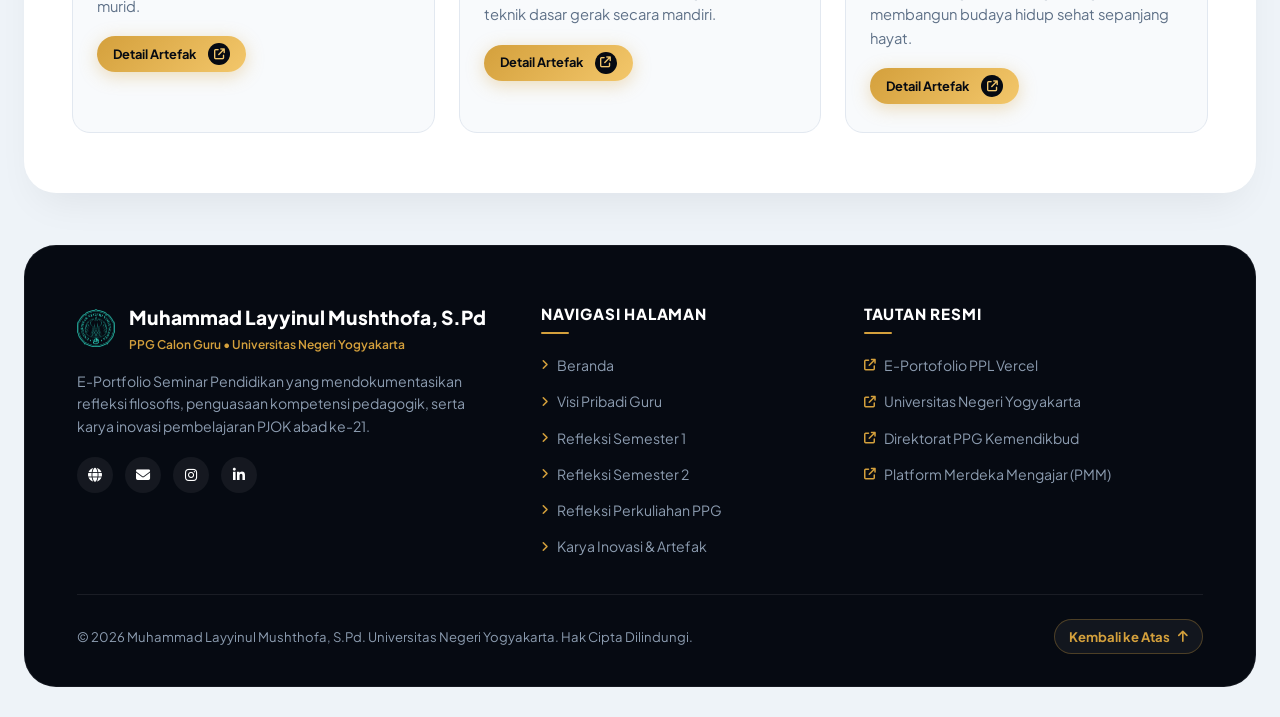
<file: inovasi.html>
<!doctype html>
<html lang="id">
  <head>
    <meta charset="UTF-8" />
    <meta name="viewport" content="width=device-width, initial-scale=1.0" />
    <title>Karya Inovasi CARDIOFIT Circuit (LK 4) | E-Portofolio PPG PJOK UNY</title>
    <meta name="description" content="Lembar Kerja 4 (LK 4) Penyusunan Desain Karya Inovatif: CARDIOFIT Circuit Latihan Kebugaran Jasmani Berbasis Kartu Instruksi - Muhammad Layyinul Mushthofa, S.Pd (NIM 25105260164)." />

    <!-- Favicon -->
    <link rel="shortcut icon" href="images/Logo Uny outlitne.png" type="image/x-icon" />

    <!-- Google Fonts: Plus Jakarta Sans -->
    <link rel="preconnect" href="https://fonts.googleapis.com" />
    <link rel="preconnect" href="https://fonts.gstatic.com" crossorigin />
    <link href="https://fonts.googleapis.com/css2?family=Plus+Jakarta+Sans:ital,wght@0,300;0,400;0,500;0,600;0,700;0,800;1,400;1,600;1,700&display=swap" rel="stylesheet" />

    <!-- FontAwesome 6 -->
    <link rel="stylesheet" href="https://cdnjs.cloudflare.com/ajax/libs/font-awesome/6.5.1/css/all.min.css" />

    <!-- Custom CSS -->
    <link rel="stylesheet" href="css/style.css" />
  </head>
  <body>
    <!-- SIDE SCROLL PROGRESS BAR -->
    <div class="side-scroll-progress-bar" id="sideProgressBar"></div>

    <div class="page-wrapper">
      <!-- ==================== SUBPAGE NAVBAR WRAPPER ==================== -->
      <div class="subpage-nav-wrapper">
        <header class="hero-navbar">
          <!-- Logo & Brand Name -->
          <a href="index.html" class="nav-brand">
            <img src="images/Logo Uny outlitne.png" alt="Logo UNY" class="brand-logo-img" />
            <span class="brand-name">E-Portofolio</span>
          </a>

          <!-- Pill-Shaped Centered Navigation Bar -->
          <nav class="nav-pill-center" id="mainNav">
            <a href="visi.html" class="nav-link">Visi Pribadi</a>
            <a href="refleksi1.html" class="nav-link">Refleksi Sem 1</a>
            <a href="refleksi2.html" class="nav-link">Refleksi Sem 2</a>
            <a href="refleksi-ppg.html" class="nav-link">Refleksi PPG</a>
            <a href="karya.html" class="nav-link active">Karya Inovasi</a>
          </nav>

          <!-- Right Action: Gold CTA Pill Button with Micro-interactions -->
          <div class="nav-cta-wrap">
            <a href="https://e-protofolio-ppg-layyinul.vercel.app/" target="_blank" class="btn-gold nav-cta-btn">
              <span>Portofolio PPL</span>
              <span class="btn-gold-arrow"><i class="fa-solid fa-arrow-up-right-from-square"></i></span>
            </a>
            <!-- Mobile Menu Toggle Button -->
            <button class="mobile-nav-toggle" id="mobileMenuToggle" aria-label="Toggle Navigation">
              <i class="fa-solid fa-bars"></i>
            </button>
          </div>
        </header>

        <!-- Mobile Navigation Drawer -->
        <div class="mobile-menu-drawer" id="mobileDrawer">
          <a href="index.html">Beranda</a>
          <a href="visi.html">Visi Pribadi</a>
          <a href="refleksi1.html">Refleksi Sem 1</a>
          <a href="refleksi2.html">Refleksi Sem 2</a>
          <a href="refleksi-ppg.html">Refleksi PPG</a>
          <a href="karya.html" class="active">Karya Inovasi</a>
          <a href="https://e-protofolio-ppg-layyinul.vercel.app/" target="_blank">Lihat Portofolio PPL <i class="fa-solid fa-arrow-up-right-from-square"></i></a>
        </div>
      </div>

      <!-- ==================== SUBPAGE BANNER ==================== -->
      <section class="subpage-banner reveal-cascade">
        <div class="badge-pill badge-pill-dark">
          <i class="fa-solid fa-lightbulb"></i> LEMBAR KERJA 4 (LK 4) &bull; PENYUSUNAN DESAIN KARYA INOVATIF
        </div>
        <h1>
          Karya Inovasi: <span class="gold text-gold">CARDIOFIT Circuit</span>
        </h1>
        <p>
          Desain karya inovatif pembelajaran latihan kebugaran jasmani berbasis kartu instruksi bergambar untuk mengoptimalkan pemahaman gerak, keaktifan partisipasi, dan capaian hasil belajar PJOK murid Kelas XII SMA.
        </p>
      </section>

      <!-- ==================== HERO SHOWCASE CARDIOFIT CIRCUIT ==================== -->
      <section class="cardiofit-hero-box reveal-cascade">
        <div class="cardiofit-badge-row">
          <span class="badge-pill badge-pill-gold"><i class="fa-solid fa-award"></i> INOVASI UTAMA PPG PJOK</span>
          <span class="badge-pill badge-pill-dark"><i class="fa-solid fa-user-graduate"></i> Sasaran: Murid Kelas XII SMA</span>
          <span class="badge-pill badge-pill-dark"><i class="fa-solid fa-id-card"></i> NIM: 25105260164</span>
        </div>

        <h2 class="cardiofit-title">CARDIOFIT Circuit</h2>
        <div class="cardiofit-subtitle">
          Inovasi Latihan Kebugaran Jasmani Berbasis Kartu Instruksi untuk Meningkatkan Hasil Belajar PJOK Murid Kelas XII SMA
        </div>

        <p class="cardiofit-desc">
          CARDIOFIT Circuit menggabungkan model latihan sirkuit (*circuit training*) dengan media kartu instruksi visual bergambar di lima pos komponen kebugaran. Solusi ini memecahkan kendala instruksi lisan di lapangan terbuka, memandirikan peserta didik dalam memahami teknik latihan, serta menciptakan pengalaman belajar yang aman, terarah, dan menyenangkan.
        </p>

        <!-- 5 STATIONS OF CARDIOFIT -->
        <div class="cardiofit-stations-grid">
          <!-- Pos 1 -->
          <div class="station-card">
            <span class="station-num-pill">Pos 01</span>
            <div class="station-icon"><i class="fa-solid fa-dumbbell"></i></div>
            <div class="station-title">Kekuatan</div>
            <p class="station-desc">Latihan beban tubuh (*bodyweight*) seperti push-up, squat, dan plank dengan panduan form postur benar.</p>
          </div>

          <!-- Pos 2 -->
          <div class="station-card">
            <span class="station-num-pill">Pos 02</span>
            <div class="station-icon"><i class="fa-solid fa-bolt-lightning"></i></div>
            <div class="station-title">Kecepatan</div>
            <p class="station-desc">Latihan akselerasi sprint shuttle run dan agility ladder drill berorientasi waktu dan repetisi terukur.</p>
          </div>

          <!-- Pos 3 -->
          <div class="station-card">
            <span class="station-num-pill">Pos 03</span>
            <div class="station-icon"><i class="fa-solid fa-scale-balanced"></i></div>
            <div class="station-title">Keseimbangan</div>
            <p class="station-desc">Latihan keseimbangan statis dan dinamis (*single leg stance &amp; heel-to-toe walk*) untuk stabilitas gerak.</p>
          </div>

          <!-- Pos 4 -->
          <div class="station-card">
            <span class="station-num-pill">Pos 04</span>
            <div class="station-icon"><i class="fa-solid fa-heart-pulse"></i></div>
            <div class="station-title">Daya Tahan</div>
            <p class="station-desc">Aktivitas kardiorespirasi seperti jumping jacks dan interval skipping untuk melatih kapasitas aerobik.</p>
          </div>

          <!-- Pos 5 -->
          <div class="station-card">
            <span class="station-num-pill">Pos 05</span>
            <div class="station-icon"><i class="fa-solid fa-arrows-spin"></i></div>
            <div class="station-title">Koordinasi</div>
            <p class="station-desc">Gerakan koordinasi mata-tangan-kaki melalui variasi ketangkasan cone drill dan lempar-tangkap dinamis.</p>
          </div>
        </div>
      </section>

      <!-- ==================== TABEL RESMI MATRIKS LK 4 ==================== -->
      <section class="lk-table-container reveal-cascade">
        <div class="badge-pill badge-pill-light" style="margin-bottom: 12px;">
          <i class="fa-solid fa-table-list text-gold"></i> TABEL DOKUMEN RESMI LK 4
        </div>
        <h2 style="font-family: var(--font-heading); font-size: 1.85rem; font-weight: 800; color: var(--navy-darkest); margin-bottom: 8px;">
          Matriks Lembar Kerja 4 (LK 4) &mdash; Penyusunan Desain Karya Inovatif
        </h2>
        <p style="color: var(--text-muted-light); font-size: 0.95rem; margin-bottom: 20px;">
          Tabel di bawah ini merefleksikan struktur asli dari dokumen resmi <code>Dokumen/Karya Inovasi.pdf</code> yang memuat 5 indikator utama, pertanyaan panduan, dan uraian jawaban autentik.
        </p>

        <div class="lk-table-responsive">
          <table class="lk-official-table">
            <thead>
              <tr>
                <th style="width: 22%;">Indikator</th>
                <th style="width: 28%;">Pertanyaan</th>
                <th style="width: 50%;">Uraian Jawaban LK 4</th>
              </tr>
            </thead>
            <tbody>
              <!-- Row 1: Identifikasi Kebutuhan -->
              <tr>
                <td>
                  <span class="lk-table-badge">Indikator 01</span>
                  <div style="font-weight: 700; color: var(--navy-darkest); font-size: 0.95rem;">
                    Identifikasi Kebutuhan dan Tantangan
                  </div>
                </td>
                <td>
                  <div style="font-weight: 600; color: #1e293b;">
                    Bagaimana hasil amatan dan identifikasi terkait permasalahan atau kebutuhan atau tantangan yang ada dalam pembelajaran?
                  </div>
                </td>
                <td>
                  <div class="lk-table-answer">
                    Berdasarkan identifikasi masalah, pembelajaran kebugaran jasmani pada murid kelas XII masih menghadapi kendala ketika instruksi latihan hanya disampaikan secara lisan. Murid dapat mengalami kesulitan memahami gerakan dan urutan latihan, sehingga keaktifan serta hasil belajar belum optimal. Oleh karena itu, diperlukan media visual yang membantu murid memahami petunjuk latihan secara lebih jelas.
                  </div>
                </td>
              </tr>

              <!-- Row 2: Perumusan Gagasan & Tujuan -->
              <tr>
                <td rowspan="3" style="background-color: #fafbfc; border-right: 1px solid #e2e8f0;">
                  <span class="lk-table-badge">Indikator 02</span>
                  <div style="font-weight: 700; color: var(--navy-darkest); font-size: 0.95rem;">
                    Perumusan Gagasan dan Tujuan Inovasi
                  </div>
                </td>
                <td>
                  <div style="font-weight: 600; color: #1e293b;">
                    1. Berdasarkan identifikasi di atas, bagaimana gagasan kreatif untuk mengembangkan solusi inovatif?
                  </div>
                </td>
                <td>
                  <div class="lk-table-answer">
                    Gagasan inovasi yang dikembangkan adalah <strong>CARDIOFIT Circuit</strong>, yaitu pembelajaran <em>circuit training</em> berbasis kartu instruksi bergambar. Kartu digunakan sebagai panduan saat murid melakukan latihan di lima komponen kebugaran, yaitu kekuatan, kecepatan, keseimbangan, daya tahan, dan koordinasi. Media ini diharapkan membantu murid memahami instruksi dan berlatih dengan lebih aktif.
                  </div>
                </td>
              </tr>
              <tr>
                <td>
                  <div style="font-weight: 600; color: #1e293b;">
                    2. Bagaimana rumusan tujuan dari gagasan atau solusi inovasi tersebut?
                  </div>
                </td>
                <td>
                  <div class="lk-table-answer">
                    Tujuan inovasi CARDIOFIT Circuit adalah memudahkan murid memahami petunjuk dan gerakan latihan kebugaran jasmani, meningkatkan keaktifan dalam mengikuti pembelajaran PJOK, serta mendukung peningkatan hasil belajar murid kelas XII SMA.
                  </div>
                </td>
              </tr>
              <tr>
                <td>
                  <div style="font-weight: 600; color: #1e293b;">
                    3. Bagaimana kebaruan, kreativitas, relevansi, kebermanfaatan, dan keefektivitas produk inovasi yang telah dikembangkan?
                  </div>
                </td>
                <td>
                  <div class="lk-table-answer">
                    Kebaruan inovasi terletak pada penggabungan model <em>circuit training</em> dengan kartu instruksi bergambar sebagai panduan latihan. Inovasi ini relevan dengan materi kebugaran jasmani kelas XII karena memberikan petunjuk visual yang dapat digunakan murid saat berlatih. Produk relatif sederhana, mudah digunakan, dan berpotensi membuat pembelajaran lebih terarah serta aktif. Efektivitasnya perlu dinilai melalui hasil observasi dan asesmen pembelajaran.
                  </div>
                </td>
              </tr>

              <!-- Row 3: Riset dan Pengembangan Solusi -->
              <tr>
                <td rowspan="2" style="background-color: #fafbfc; border-right: 1px solid #e2e8f0;">
                  <span class="lk-table-badge">Indikator 03</span>
                  <div style="font-weight: 700; color: var(--navy-darkest); font-size: 0.95rem;">
                    Riset dan Pengembangan Solusi
                  </div>
                </td>
                <td>
                  <div style="font-weight: 600; color: #1e293b;">
                    1. Bagaimana hasil riset sederhana atau informasi karya-karya inovatif yang sudah ada terkait solusi inovatif?
                  </div>
                </td>
                <td>
                  <div class="lk-table-answer">
                    Kajian pada materi seminar mencantumkan dua penelitian yang relevan:
                    <ul style="margin: 8px 0 0; padding-left: 18px; display: flex; flex-direction: column; gap: 6px;">
                      <li><strong>Marpaung et al. (2025):</strong> Menunjukkan bahwa model permainan <em>circuit training</em> dapat meningkatkan kebugaran jasmani dan motivasi belajar siswa kelas VIII SMP.</li>
                      <li><strong>Bikalawan et al. (2024):</strong> Menunjukkan bahwa media <em>flashcard</em> dalam pembelajaran PJOK dapat membantu meningkatkan keterampilan gerak lokomotor.</li>
                    </ul>
                    Kedua penelitian tersebut menjadi landasan awal penggunaan circuit training dan kartu visual dalam CARDIOFIT Circuit.
                  </div>
                </td>
              </tr>
              <tr>
                <td>
                  <div style="font-weight: 600; color: #1e293b;">
                    2. Bagaimana rancangan atau prototipe dari karya inovatif tersebut?
                  </div>
                </td>
                <td>
                  <div class="lk-table-answer">
                    Prototipe CARDIOFIT Circuit berupa seperangkat kartu instruksi bergambar yang digunakan dalam latihan <em>circuit training</em>. Rancangan pembelajaran mencakup lima pos: (a) Kekuatan, (b) Kecepatan, (c) Keseimbangan, (d) Daya Tahan, dan (e) Koordinasi. Setiap pos menggunakan kartu sebagai panduan gerakan. RPM (Rencana Pembelajaran Mendalam / Modul Ajar) dan LKM disiapkan sebagai artefak pendukung pembelajaran.
                  </div>
                </td>
              </tr>

              <!-- Row 4: Implementasi dan Penerapan -->
              <tr>
                <td>
                  <span class="lk-table-badge">Indikator 04</span>
                  <div style="font-weight: 700; color: var(--navy-darkest); font-size: 0.95rem;">
                    Implementasi dan Penerapan
                  </div>
                </td>
                <td>
                  <div style="font-weight: 600; color: #1e293b;">
                    Bagaimana rancangan proses implementasinya?
                  </div>
                </td>
                <td>
                  <div class="lk-table-answer">
                    Rancangan implementasi dilakukan melalui tahapan berikut:
                    <ol type="a" style="margin: 8px 0 0; padding-left: 18px; display: flex; flex-direction: column; gap: 4px;">
                      <li>Menyiapkan RPM, LKM, kartu instruksi, dan area latihan.</li>
                      <li>Menjelaskan tujuan, aturan, serta keselamatan latihan (*safety briefing*).</li>
                      <li>Membagi murid ke dalam kelompok rotasi.</li>
                      <li>Mengarahkan murid membaca kartu dan melakukan latihan di lima pos.</li>
                      <li>Memantau teknik gerak dan memberi umpan balik (*feedback*).</li>
                      <li>Melakukan refleksi dan asesmen setelah kegiatan. Durasi, jumlah kelompok, dan bentuk rotasi disesuaikan dengan kondisi kelas.</li>
                    </ol>
                  </div>
                </td>
              </tr>

              <!-- Row 5: Evaluasi -->
              <tr>
                <td>
                  <span class="lk-table-badge">Indikator 05</span>
                  <div style="font-weight: 700; color: var(--navy-darkest); font-size: 0.95rem;">
                    Evaluasi Keberhasilan Inovasi
                  </div>
                </td>
                <td>
                  <div style="font-weight: 600; color: #1e293b;">
                    Bagaimana tahapan evaluasi untuk mengukur tingkat keberhasilan inovasi tersebut?
                  </div>
                </td>
                <td>
                  <div class="lk-table-answer">
                    Evaluasi dilakukan dengan membandingkan ketercapaian tujuan pembelajaran melalui:
                    <ol type="a" style="margin: 8px 0 0; padding-left: 18px; display: flex; flex-direction: column; gap: 4px;">
                      <li>Observasi keaktifan dan partisipasi murid saat aktivitas sirkuit.</li>
                      <li>Penilaian keterampilan berdasarkan ketepatan melakukan gerakan (*psikomotor*).</li>
                      <li>Asesmen pengetahuan tentang komponen kebugaran dan petunjuk latihan (*kognitif*).</li>
                      <li>Refleksi atau umpan balik murid mengenai kemudahan penggunaan kartu.</li>
                    </ol>
                    Hasil evaluasi digunakan untuk menentukan perbaikan media dan pembelajaran berbasis data asesmen nyata.
                  </div>
                </td>
              </tr>
            </tbody>
          </table>
        </div>
      </section>

      <!-- ==================== LANDASAN RISET & PENGEMBANGAN SOLUSI ==================== -->
      <section class="subpage-content-card reveal-cascade">
        <div class="badge-pill badge-pill-light" style="margin-bottom: 12px;">
          <i class="fa-solid fa-book-bookmark text-gold"></i> RISET &amp; LANDASAN EMPIRIS
        </div>
        <h2 style="font-family: var(--font-heading); font-size: 1.85rem; font-weight: 800; color: var(--navy-darkest); margin-bottom: 8px;">
          Landasan Empiris Pengembangan CARDIOFIT Circuit
        </h2>
        <p style="color: var(--text-muted-light); font-size: 0.95rem; margin-bottom: 20px;">
          Dua rujukan riset terdahulu yang menjadi landasan integrasi model latihan sirkuit dengan media panduan visual flashcard:
        </p>

        <div class="research-grid">
          <div class="research-card">
            <div class="research-author">
              <i class="fa-solid fa-file-lines text-gold"></i> Marpaung et al. (2025)
            </div>
            <p class="research-finding">
              Menunjukkan bahwa penerapan model permainan <em>circuit training</em> efektif meningkatkan kebugaran jasmani secara signifikan serta mendongkrak motivasi belajar siswa dalam pembelajaran PJOK.
            </p>
          </div>

          <div class="research-card">
            <div class="research-author">
              <i class="fa-solid fa-file-lines text-gold"></i> Bikalawan et al. (2024)
            </div>
            <p class="research-finding">
              Membuktikan bahwa penggunaan media <em>flashcard</em> (kartu gambar visual) dalam pembelajaran PJOK sangat membantu mempercepat pemahaman dan peningkatan keterampilan gerak dasar peserta didik.
            </p>
          </div>
        </div>
      </section>

      <!-- ==================== ALUR 6 TAHAP IMPLEMENTASI & 4 EVALUASI ==================== -->
      <section class="subpage-content-card reveal-cascade">
        <div class="badge-pill badge-pill-light" style="margin-bottom: 12px;">
          <i class="fa-solid fa-arrows-split-up-and-left text-gold"></i> PROSEDUR KERJA
        </div>
        <h2 style="font-family: var(--font-heading); font-size: 1.85rem; font-weight: 800; color: var(--navy-darkest); margin-bottom: 8px;">
          Alur Implementasi &amp; Tahapan Evaluasi
        </h2>
        <p style="color: var(--text-muted-light); font-size: 0.95rem; margin-bottom: 24px;">
          Sistematika pelaksanaan pembelajaran di lapangan dan mekanisme evaluasi multi-ranah untuk menjamin efektivitas produk inovasi:
        </p>

        <div class="subpage-grid-2">
          <!-- Kolom 1: Alur Implementasi -->
          <div class="subpage-item-box" style="border-top: 4px solid var(--gold-primary);">
            <div style="display: flex; align-items: center; gap: 10px; margin-bottom: 14px;">
              <div style="width: 36px; height: 36px; border-radius: 50%; background: rgba(212, 160, 60, 0.15); display: flex; align-items: center; justify-content: center; color: var(--gold-dark); font-weight: 800;">
                <i class="fa-solid fa-list-check"></i>
              </div>
              <h3 style="margin: 0; font-size: 1.15rem;">6 Langkah Alur Implementasi</h3>
            </div>
            <ol style="margin: 0; padding-left: 20px; display: flex; flex-direction: column; gap: 10px; font-size: 0.88rem; color: #334155;">
              <li><strong>Persiapan:</strong> Menyiapkan RPM, LKM, kartu instruksi cetak/laminasi, serta setting 5 pos latihan.</li>
              <li><strong>Briefing:</strong> Menjelaskan tujuan pembelajaran, aturan sirkuit, dan protokol keselamatan latihan.</li>
              <li><strong>Pengelompokan:</strong> Membagi murid secara heterogen ke dalam 5 kelompok rotasi sirkuit.</li>
              <li><strong>Latihan 5 Pos:</strong> Murid membaca kartu bergambar secara mandiri dan mengeksekusi gerakan sesuai pos.</li>
              <li><strong>Monitoring &amp; Feedback:</strong> Guru memantau form teknik gerak, memberi koreksi, dan motivasi.</li>
              <li><strong>Refleksi &amp; Asesmen:</strong> Melakukan pendinginan, evaluasi bersama, dan pengisian asesmen unjuk kerja.</li>
            </ol>
          </div>

          <!-- Kolom 2: Tahapan Evaluasi -->
          <div class="subpage-item-box" style="border-top: 4px solid var(--navy-darkest);">
            <div style="display: flex; align-items: center; gap: 10px; margin-bottom: 14px;">
              <div style="width: 36px; height: 36px; border-radius: 50%; background: rgba(13, 23, 38, 0.1); display: flex; align-items: center; justify-content: center; color: var(--navy-darkest); font-weight: 800;">
                <i class="fa-solid fa-chart-pie"></i>
              </div>
              <h3 style="margin: 0; font-size: 1.15rem;">4 Dimensi Pengukuran Evaluasi</h3>
            </div>
            <ul style="margin: 0; padding-left: 20px; display: flex; flex-direction: column; gap: 10px; font-size: 0.88rem; color: #334155;">
              <li><strong>Observasi Partisipasi:</strong> Menilai tingkat keaktifan, intensitas gerak, dan antusiasme siswa selama rotasi pos.</li>
              <li><strong>Penilaian Keterampilan (Psikomotor):</strong> Rubrik unjuk kerja berdasarkan ketepatan postur gerak pada tiap komponen kebugaran.</li>
              <li><strong>Asesmen Pengetahuan (Kognitif):</strong> Pemahaman siswa mengenai manfaat komponen kebugaran dan aturan eksekusi latihan.</li>
              <li><strong>Umpan Balik Siswa (Afektif):</strong> Refleksi kemudahan memahami kartu visual, kepuasan belajar, dan saran penyempurnaan media.</li>
            </ul>
          </div>
        </div>
      </section>

      <!-- ==================== DOKUMEN ASLI LK 4 PDF VIEWER ==================== -->
      <section class="subpage-content-card reveal-cascade" style="padding-bottom: 36px;">
        <div class="badge-pill badge-pill-light" style="margin-bottom: 12px;">
          <i class="fa-solid fa-file-pdf text-gold"></i> ARTEFAK DOKUMEN RESMI LK 4
        </div>
        <h2 style="font-family: var(--font-heading); font-size: 1.85rem; font-weight: 800; color: var(--navy-darkest); margin-bottom: 8px;">
          Dokumen Asli LK 4 &mdash; Penyusunan Desain Karya Inovatif
        </h2>
        <p style="color: var(--text-muted-light); font-size: 0.95rem; margin-bottom: 24px;">
          Berikut adalah dokumen resmi Lembar Kerja 4 (LK 4) yang dimuat secara autentik dari <code>Dokumen/Karya Inovasi.pdf</code>. Anda dapat membaca dokumen lengkap di bawah, membukanya di jendela penuh, atau mengunduhnya.
        </p>

        <!-- PDF CONTAINER -->
        <div class="refleksi-pdf-container">
          <!-- Toolbar -->
          <div class="refleksi-pdf-toolbar">
            <div class="refleksi-pdf-title-info">
              <span class="refleksi-pdf-icon"><i class="fa-solid fa-file-pdf"></i></span>
              <span class="refleksi-pdf-name">Karya Inovasi.pdf &bull; LK 4 Desain Karya Inovatif CARDIOFIT Circuit</span>
              <span class="refleksi-pdf-pages">3 Halaman &bull; Dokumen/</span>
            </div>
            <div class="refleksi-pdf-actions">
              <a href="Dokumen/Karya%20Inovasi.pdf" target="_blank" class="refleksi-pdf-action-btn" title="Buka PDF di tab baru">
                <i class="fa-solid fa-up-right-from-square"></i>
                <span>Buka Penuh</span>
              </a>
              <a href="Dokumen/Karya%20Inovasi.pdf" download class="refleksi-pdf-action-btn primary" title="Unduh dokumen PDF">
                <i class="fa-solid fa-download"></i>
                <span>Unduh</span>
              </a>
            </div>
          </div>

          <!-- Embedded Frame -->
          <iframe
            src="Dokumen/Karya%20Inovasi.pdf#toolbar=1&amp;navpanes=0&amp;scrollbar=1"
            class="refleksi-pdf-frame"
            title="Pratinjau Dokumen LK 4 Penyusunan Desain Karya Inovatif"
            loading="lazy"
            style="min-height: 680px;"
          >
          </iframe>

          <!-- Fallback info -->
          <div class="refleksi-pdf-fallback">
            <i class="fa-solid fa-circle-info"></i>
            <span>Jika pratinjau PDF tidak muncul di peramban Anda, silakan klik tombol <strong>Buka Penuh</strong> atau <strong>Unduh</strong> pada bilah alat di atas.</span>
          </div>
        </div>
      </section>

      <!-- ==================== KATALOG ARTEFAK PENDUKUNG ==================== -->
      <section class="subpage-content-card reveal-cascade">
        <div class="badge-pill badge-pill-light" style="margin-bottom: 12px;">
          <i class="fa-solid fa-folder-tree text-gold"></i> ARTEFAK PEMBELAJARAN PENDUKUNG
        </div>
        <h2 style="font-family: var(--font-heading); font-size: 1.85rem; font-weight: 800; color: var(--navy-darkest); margin-bottom: 8px;">
          Perangkat &amp; Artefak Inovasi Lainnya
        </h2>
        <p style="color: var(--text-muted-light); font-size: 0.95rem; margin-bottom: 24px;">
          Koleksi artefak ajar pendukung yang dikembangkan selama masa PPL dan perkuliahan PPG Calon Guru di UNY:
        </p>

        <div class="subpage-grid-3">
          <!-- Card 1 -->
          <div class="subpage-item-box">
            <span class="badge-pill badge-pill-gold">Kurikulum Merdeka PJOK</span>
            <h3>Modul Ajar PJOK Berdiferensiasi</h3>
            <p>
              Modul ajar Fase E/F materi kebugaran jasmani dan permainan beregu yang mengintegrasikan diferensiasi konten, proses, dan produk sesuai profil motorik murid.
            </p>
            <div style="margin-top: 18px;">
              <a href="https://e-protofolio-ppg-layyinul.vercel.app/" target="_blank" class="btn-gold" style="font-size: 0.8rem; padding: 7px 16px;">
                <span>Detail Artefak</span>
                <span class="btn-gold-arrow"><i class="fa-solid fa-arrow-up-right-from-square"></i></span>
              </a>
            </div>
          </div>

          <!-- Card 2 -->
          <div class="subpage-item-box">
            <span class="badge-pill badge-pill-gold">Media Digital &amp; Analisis Gerak</span>
            <h3>Video Analisis Gerak &amp; Media Interaktif</h3>
            <p>
              Pemanfaatan rekaman gerak lambat (*slow-motion*) dan video tutorial instruksional untuk memudahkan siswa mengevaluasi teknik dasar gerak secara mandiri.
            </p>
            <div style="margin-top: 18px;">
              <a href="https://e-protofolio-ppg-layyinul.vercel.app/" target="_blank" class="btn-gold" style="font-size: 0.8rem; padding: 7px 16px;">
                <span>Detail Artefak</span>
                <span class="btn-gold-arrow"><i class="fa-solid fa-arrow-up-right-from-square"></i></span>
              </a>
            </div>
          </div>

          <!-- Card 3 -->
          <div class="subpage-item-box">
            <span class="badge-pill badge-pill-gold">Literasi Kebugaran</span>
            <h3>Modul Literasi Fisik &amp; Hidup Sehat</h3>
            <p>
              Panduan pengenalan prinsip latihan FITT, kalkulasi denyut nadi target latihan, dan pembiasaan gizi seimbang aktif guna membangun budaya hidup sehat sepanjang hayat.
            </p>
            <div style="margin-top: 18px;">
              <a href="https://e-protofolio-ppg-layyinul.vercel.app/" target="_blank" class="btn-gold" style="font-size: 0.8rem; padding: 7px 16px;">
                <span>Detail Artefak</span>
                <span class="btn-gold-arrow"><i class="fa-solid fa-arrow-up-right-from-square"></i></span>
              </a>
            </div>
          </div>
        </div>
      </section>

      <!-- ==================== FOOTER ==================== -->
      <footer class="site-footer reveal-cascade">
        <div class="footer-grid">
          <!-- Col 1: Brand Info -->
          <div class="footer-col-brand">
            <div class="footer-brand">
              <img src="images/Logo Uny outlitne.png" alt="Logo UNY" class="brand-logo-img" />
              <div>
                <span class="footer-brand-name">Muhammad Layyinul Mushthofa, S.Pd</span>
                <span class="footer-brand-sub">PPG Calon Guru &bull; Universitas Negeri Yogyakarta</span>
              </div>
            </div>
            <p class="footer-brand-desc">
              E-Portfolio Seminar Pendidikan yang mendokumentasikan refleksi filosofis, penguasaan kompetensi pedagogik, serta karya inovasi pembelajaran PJOK abad ke-21.
            </p>
            <div class="footer-social-icons">
              <a href="https://e-protofolio-ppg-layyinul.vercel.app/" target="_blank" title="E-Portfolio PPL Vercel" aria-label="Vercel">
                <i class="fa-solid fa-globe"></i>
              </a>
              <a href="mailto:layyinulmushthofa@gmail.com" title="Email Kontak" aria-label="Email">
                <i class="fa-solid fa-envelope"></i>
              </a>
              <a href="https://www.instagram.com/" target="_blank" title="Instagram" aria-label="Instagram">
                <i class="fa-brands fa-instagram"></i>
              </a>
              <a href="https://www.linkedin.com/" target="_blank" title="LinkedIn" aria-label="LinkedIn">
                <i class="fa-brands fa-linkedin-in"></i>
              </a>
            </div>
          </div>

          <!-- Col 2: Navigasi Cepat -->
          <div class="footer-col-nav">
            <h4 class="footer-heading">Navigasi Halaman</h4>
            <ul class="footer-menu-list">
              <li><a href="index.html"><i class="fa-solid fa-angle-right"></i> Beranda</a></li>
              <li><a href="visi.html"><i class="fa-solid fa-angle-right"></i> Visi Pribadi Guru</a></li>
              <li><a href="refleksi1.html"><i class="fa-solid fa-angle-right"></i> Refleksi Semester 1</a></li>
              <li><a href="refleksi2.html"><i class="fa-solid fa-angle-right"></i> Refleksi Semester 2</a></li>
              <li><a href="refleksi-ppg.html"><i class="fa-solid fa-angle-right"></i> Refleksi Perkuliahan PPG</a></li>
              <li><a href="karya.html"><i class="fa-solid fa-angle-right"></i> Karya Inovasi &amp; Artefak</a></li>
            </ul>
          </div>

          <!-- Col 3: Tautan Eksternal & Lembaga -->
          <div class="footer-col-nav">
            <h4 class="footer-heading">Tautan Resmi</h4>
            <ul class="footer-menu-list">
              <li>
                <a href="https://e-protofolio-ppg-layyinul.vercel.app/" target="_blank">
                  <i class="fa-solid fa-arrow-up-right-from-square"></i> E-Portofolio PPL Vercel
                </a>
              </li>
              <li>
                <a href="https://www.uny.ac.id/" target="_blank">
                  <i class="fa-solid fa-arrow-up-right-from-square"></i> Universitas Negeri Yogyakarta
                </a>
              </li>
              <li>
                <a href="https://ppg.kemdikbud.go.id/" target="_blank">
                  <i class="fa-solid fa-arrow-up-right-from-square"></i> Direktorat PPG Kemendikbud
                </a>
              </li>
              <li>
                <a href="https://guru.kemdikbud.go.id/" target="_blank">
                  <i class="fa-solid fa-arrow-up-right-from-square"></i> Platform Merdeka Mengajar (PMM)
                </a>
              </li>
            </ul>
          </div>
        </div>

        <div class="footer-bottom">
          <p>&copy; 2026 Muhammad Layyinul Mushthofa, S.Pd. Universitas Negeri Yogyakarta. Hak Cipta Dilindungi.</p>
          <a href="#" onclick="window.scrollTo({top:0, behavior:'smooth'}); return false;" class="footer-back-to-top" title="Kembali ke atas">
            <span>Kembali ke Atas</span>
            <i class="fa-solid fa-arrow-up"></i>
          </a>
        </div>
      </footer>
    </div>

    <!-- SCRIPT INTERAKTIF -->
    <script>
      // Side Scroll Progress Bar
      const progressBar = document.getElementById('sideProgressBar');
      window.addEventListener('scroll', () => {
        const scrollTop = window.scrollY || document.documentElement.scrollTop;
        const scrollHeight = document.documentElement.scrollHeight - document.documentElement.clientHeight;
        const progress = (scrollTop / scrollHeight) * 100;
        if (progressBar) progressBar.style.height = progress + '%';
      });

      // Mobile Menu Toggle
      const mobileToggle = document.getElementById('mobileMenuToggle');
      const mobileDrawer = document.getElementById('mobileDrawer');
      if (mobileToggle && mobileDrawer) {
        mobileToggle.addEventListener('click', () => mobileDrawer.classList.toggle('show'));
      }
      function closeMobileMenu() {
        if (mobileDrawer) mobileDrawer.classList.remove('show');
      }

      // Reveal on Scroll
      const revealElements = document.querySelectorAll('.reveal-cascade');
      const revealObserver = new IntersectionObserver((entries) => {
        entries.forEach(entry => {
          if (entry.isIntersecting) entry.target.classList.add('revealed');
        });
      }, { threshold: 0.1 });
      revealElements.forEach(el => revealObserver.observe(el));
    </script>
  </body>
</html>
</file>
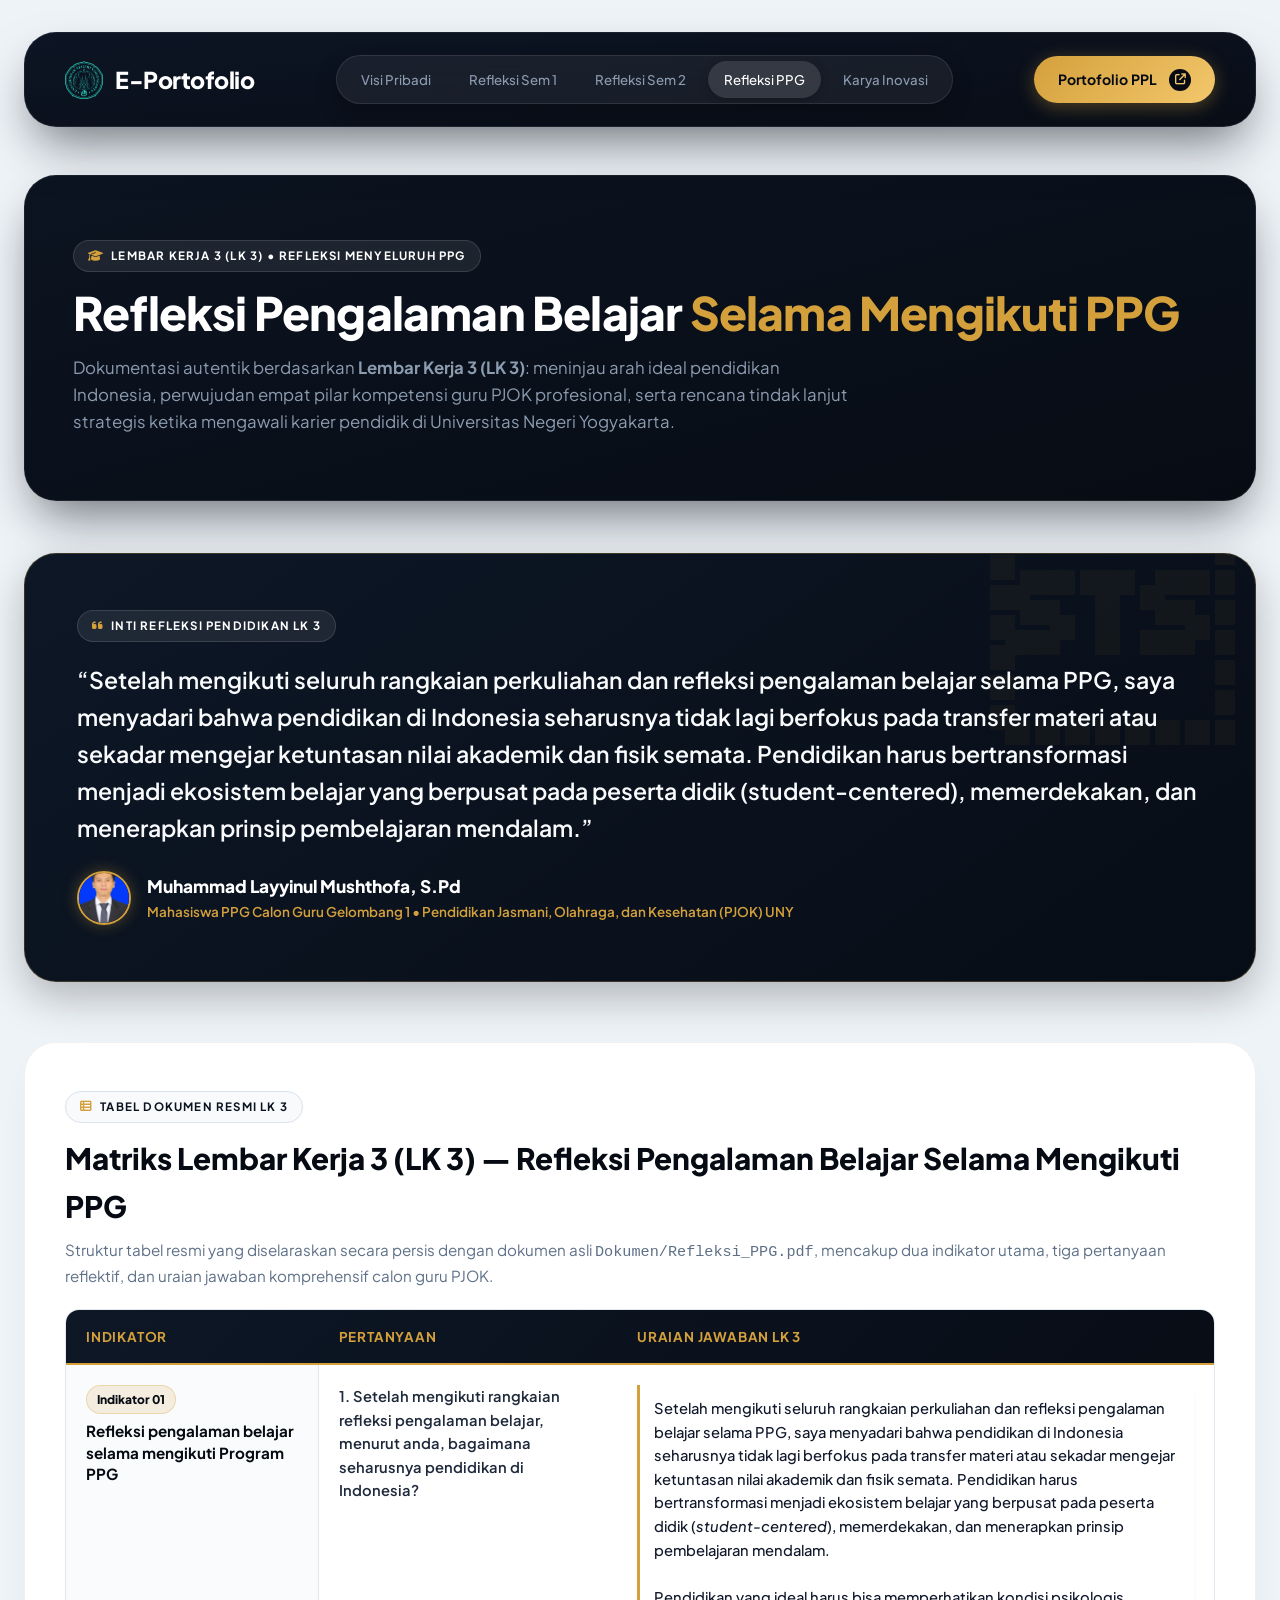
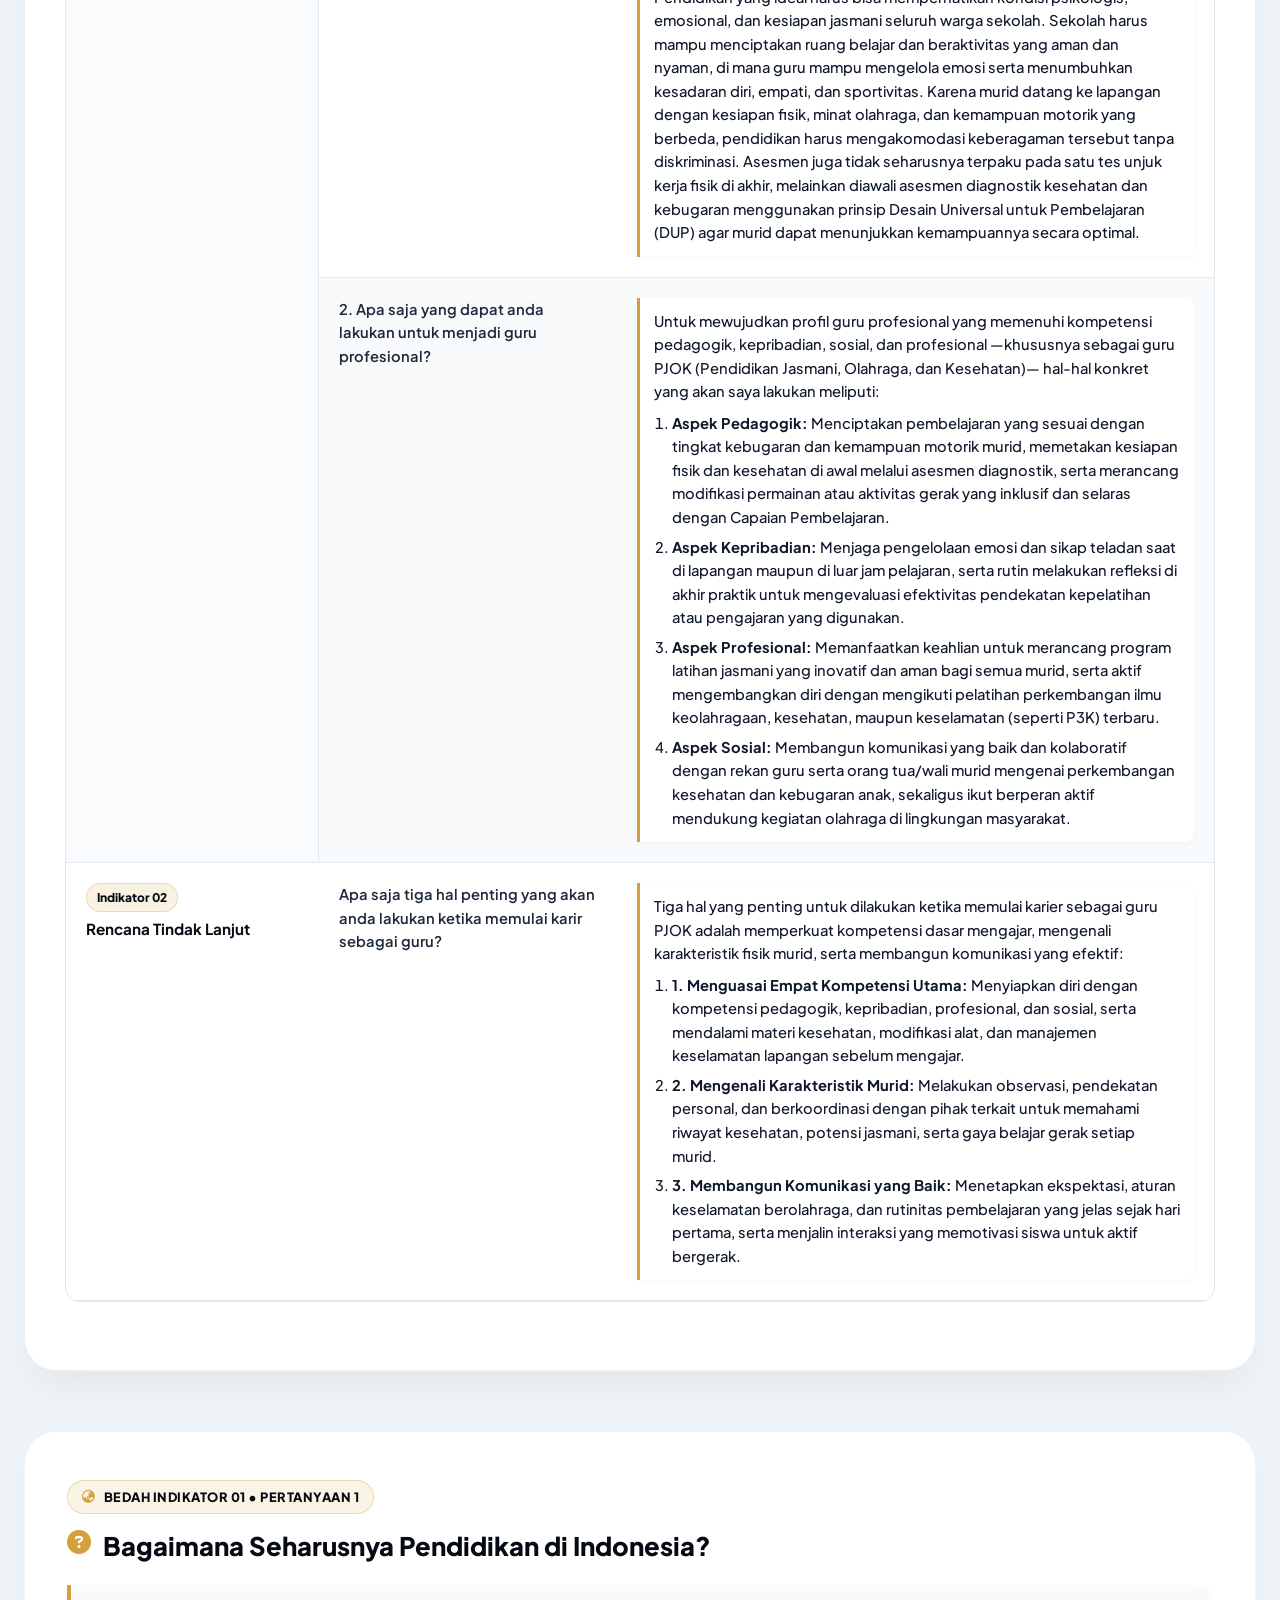
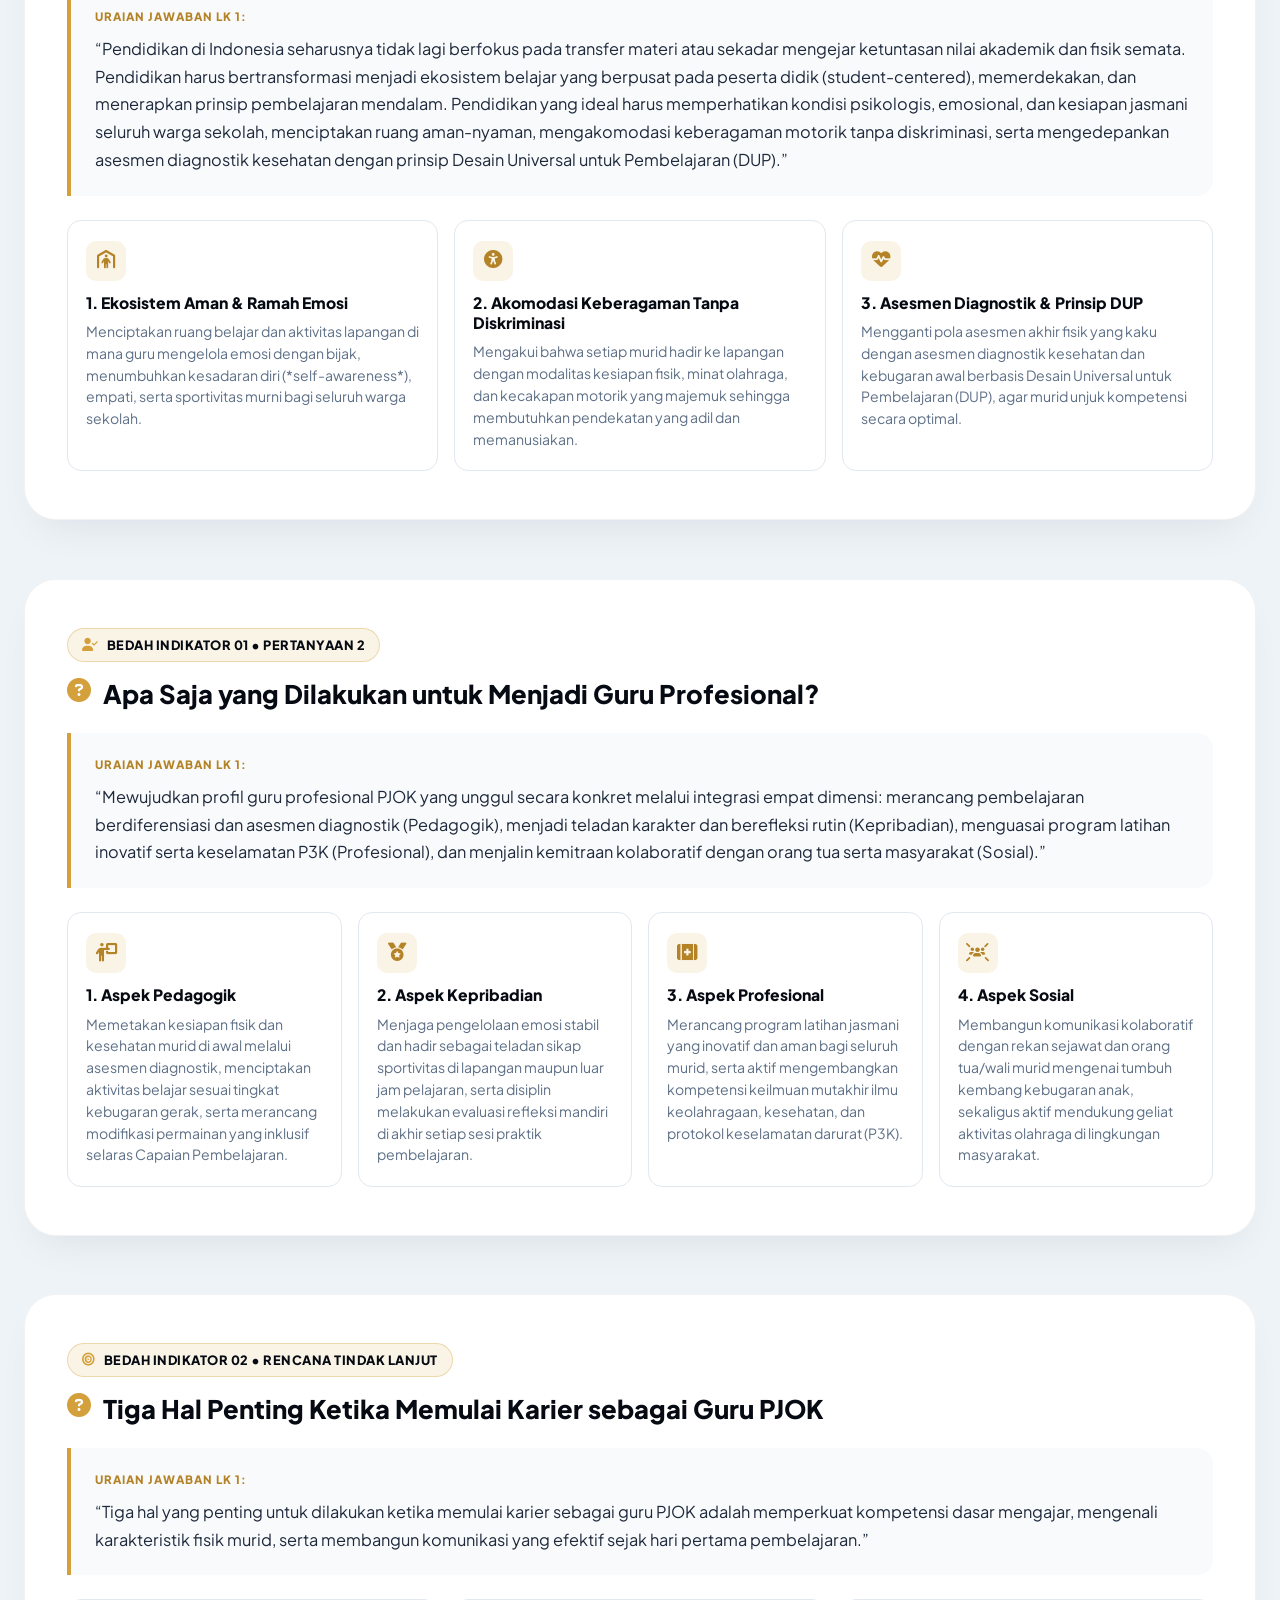
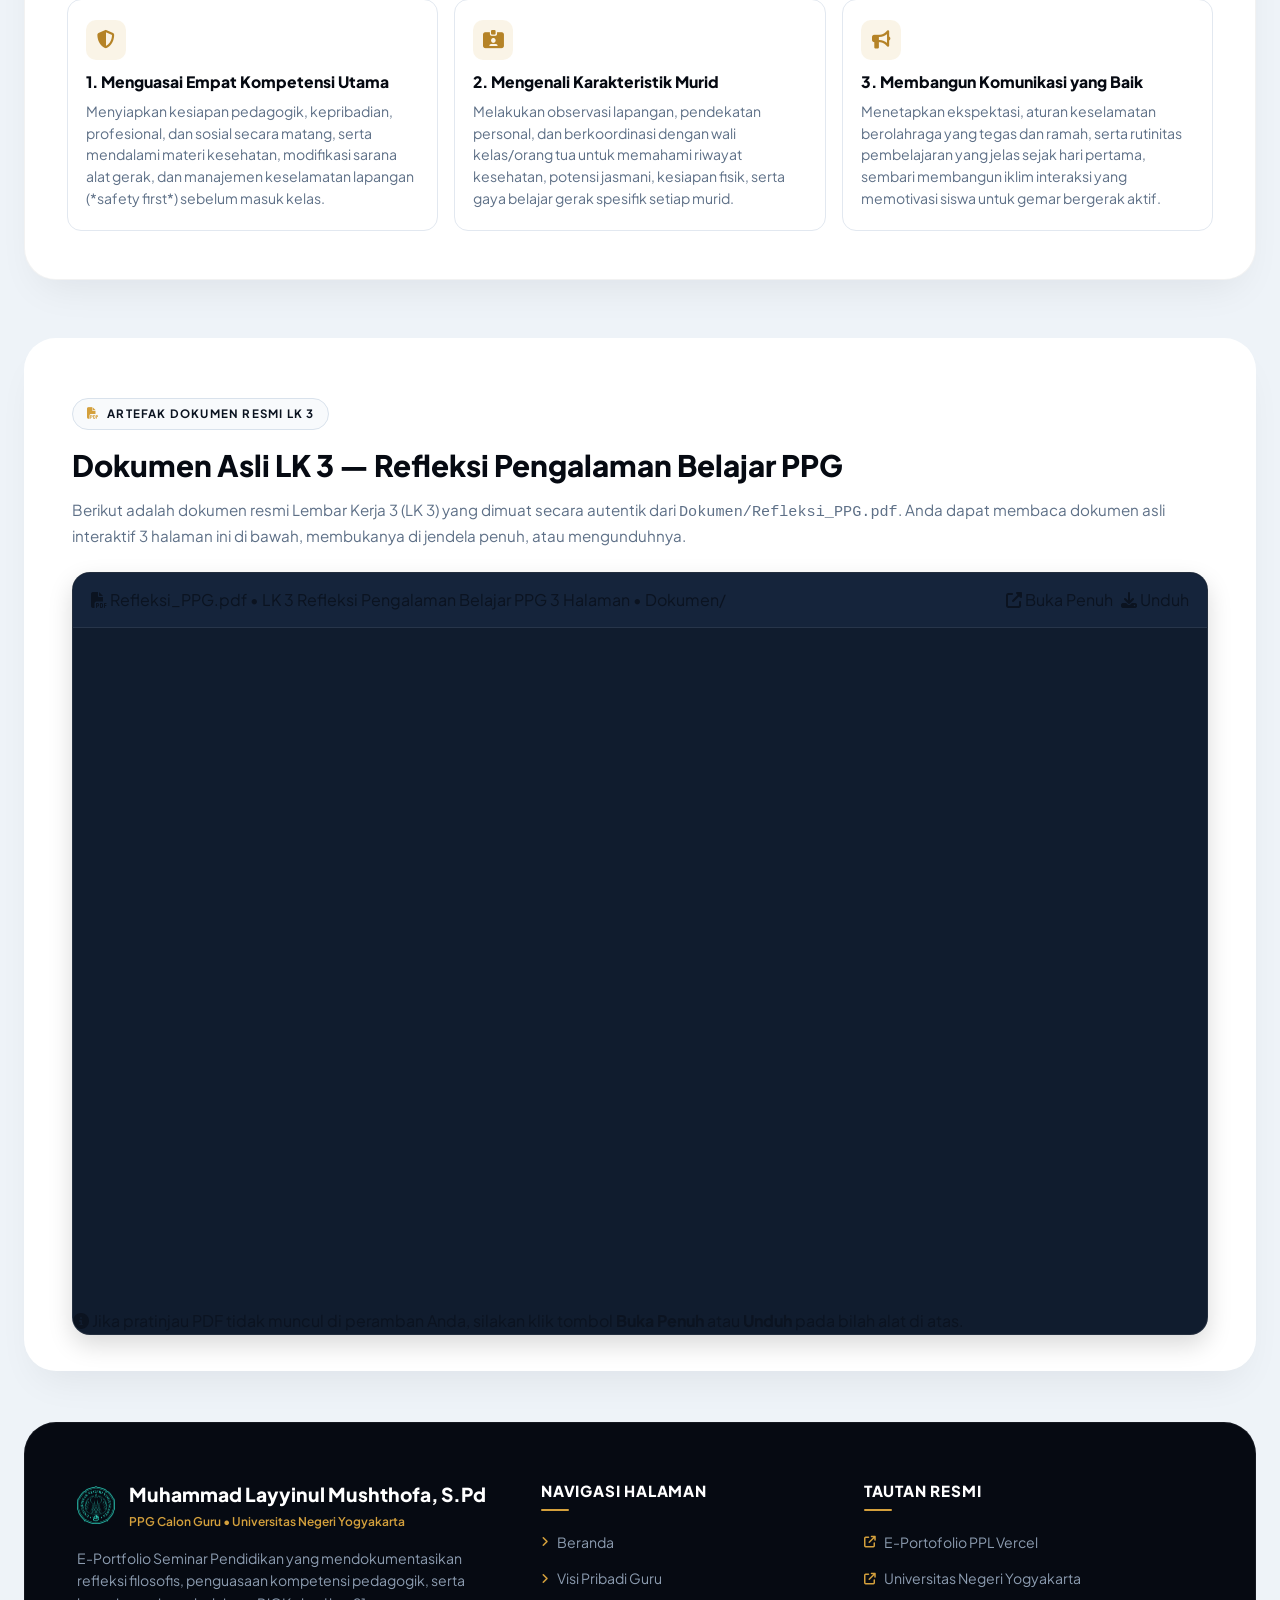
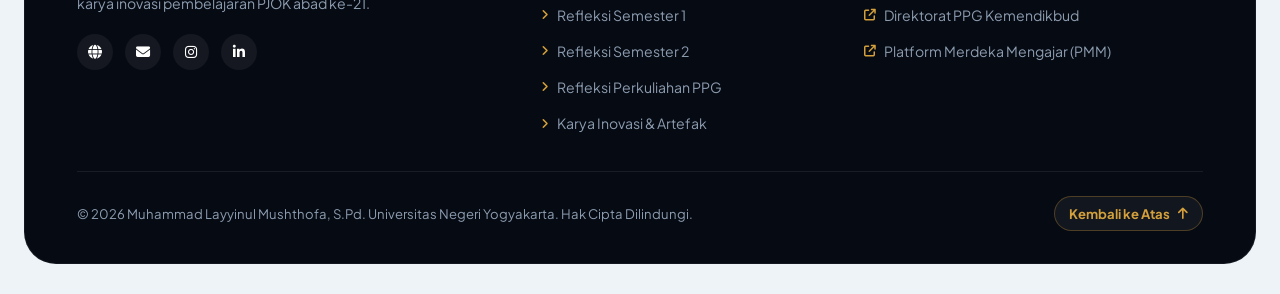
<file: refleksi-ppg.html>
<!doctype html>
<html lang="id">
  <head>
    <meta charset="UTF-8" />
    <meta name="viewport" content="width=device-width, initial-scale=1.0" />
    <title>Refleksi Pengalaman Belajar Perkuliahan PPG (LK 3) | E-Portofolio PPG PJOK UNY</title>
    <meta name="description" content="Lembar Kerja 3 (LK 3) Refleksi Pengalaman Belajar Selama Mengikuti PPG: Paradigma Pendidikan Indonesia, Profil Guru Profesional PJOK, dan Rencana Tindak Lanjut Karier - Muhammad Layyinul Mushthofa, S.Pd." />

    <!-- Favicon -->
    <link rel="shortcut icon" href="images/Logo Uny outlitne.png" type="image/x-icon" />

    <!-- Google Fonts: Plus Jakarta Sans -->
    <link rel="preconnect" href="https://fonts.googleapis.com" />
    <link rel="preconnect" href="https://fonts.gstatic.com" crossorigin />
    <link href="https://fonts.googleapis.com/css2?family=Plus+Jakarta+Sans:ital,wght@0,300;0,400;0,500;0,600;0,700;0,800;1,400;1,600;1,700&display=swap" rel="stylesheet" />

    <!-- FontAwesome 6 -->
    <link rel="stylesheet" href="https://cdnjs.cloudflare.com/ajax/libs/font-awesome/6.5.1/css/all.min.css" />

    <!-- Custom CSS -->
    <link rel="stylesheet" href="css/style.css" />
  </head>
  <body>
    <!-- SIDE SCROLL PROGRESS BAR -->
    <div class="side-scroll-progress-bar" id="sideProgressBar"></div>

    <div class="page-wrapper">
      <!-- ==================== SUBPAGE NAVBAR WRAPPER ==================== -->
      <div class="subpage-nav-wrapper">
        <header class="hero-navbar">
          <!-- Logo & Brand Name -->
          <a href="index.html" class="nav-brand">
            <img src="images/Logo Uny outlitne.png" alt="Logo UNY" class="brand-logo-img" />
            <span class="brand-name">E-Portofolio</span>
          </a>

          <!-- Pill-Shaped Centered Navigation Bar -->
          <nav class="nav-pill-center" id="mainNav">
            <a href="visi.html" class="nav-link">Visi Pribadi</a>
            <a href="refleksi1.html" class="nav-link">Refleksi Sem 1</a>
            <a href="refleksi2.html" class="nav-link">Refleksi Sem 2</a>
            <a href="refleksi-ppg.html" class="nav-link active">Refleksi PPG</a>
            <a href="karya.html" class="nav-link">Karya Inovasi</a>
          </nav>

          <!-- Right Action: Gold CTA Pill Button with Micro-interactions -->
          <div class="nav-cta-wrap">
            <a href="https://e-protofolio-ppg-layyinul.vercel.app/" target="_blank" class="btn-gold nav-cta-btn">
              <span>Portofolio PPL</span>
              <span class="btn-gold-arrow"><i class="fa-solid fa-arrow-up-right-from-square"></i></span>
            </a>
            <!-- Mobile Menu Toggle Button -->
            <button class="mobile-nav-toggle" id="mobileMenuToggle" aria-label="Toggle Navigation">
              <i class="fa-solid fa-bars"></i>
            </button>
          </div>
        </header>

        <!-- Mobile Navigation Drawer -->
        <div class="mobile-menu-drawer" id="mobileDrawer">
          <a href="index.html">Beranda</a>
          <a href="visi.html">Visi Pribadi</a>
          <a href="refleksi1.html">Refleksi Sem 1</a>
          <a href="refleksi2.html">Refleksi Sem 2</a>
          <a href="refleksi-ppg.html" class="active">Refleksi PPG</a>
          <a href="karya.html">Karya Inovasi</a>
          <a href="https://e-protofolio-ppg-layyinul.vercel.app/" target="_blank">Lihat Portofolio PPL <i class="fa-solid fa-arrow-up-right-from-square"></i></a>
        </div>
      </div>

      <!-- ==================== SUBPAGE BANNER ==================== -->
      <section class="subpage-banner reveal-cascade">
        <div class="badge-pill badge-pill-dark">
          <i class="fa-solid fa-graduation-cap"></i> LEMBAR KERJA 3 (LK 3) &bull; REFLEKSI MENYELURUH PPG
        </div>
        <h1>
          Refleksi Pengalaman Belajar <span class="gold text-gold">Selama Mengikuti PPG</span>
        </h1>
        <p>
          Dokumentasi autentik berdasarkan <strong>Lembar Kerja 3 (LK 3)</strong>: meninjau arah ideal pendidikan Indonesia, perwujudan empat pilar kompetensi guru PJOK profesional, serta rencana tindak lanjut strategis ketika mengawali karier pendidik di Universitas Negeri Yogyakarta.
        </p>
      </section>

      <!-- ==================== HERO QUOTE REFLEKSI ==================== -->
      <section class="visi-hero-quote-box reveal-cascade">
        <div class="badge-pill badge-pill-dark" style="margin-bottom: 20px;">
          <i class="fa-solid fa-quote-left text-gold"></i> INTI REFLEKSI PENDIDIKAN LK 3
        </div>
        <p class="visi-quote-text">
          &ldquo;Setelah mengikuti seluruh rangkaian perkuliahan dan refleksi pengalaman belajar selama PPG, saya menyadari bahwa pendidikan di Indonesia seharusnya tidak lagi berfokus pada transfer materi atau sekadar mengejar ketuntasan nilai akademik dan fisik semata. Pendidikan harus bertransformasi menjadi ekosistem belajar yang berpusat pada peserta didik (student-centered), memerdekakan, dan menerapkan prinsip pembelajaran mendalam.&rdquo;
        </p>
        <div class="visi-quote-author">
          <img src="images/Pas Foto.jpeg" alt="Muhammad Layyinul Mushthofa" class="author-avatar" />
          <div>
            <div style="font-family: var(--font-heading); font-weight: 800; font-size: 1.08rem; color: #ffffff;">
              Muhammad Layyinul Mushthofa, S.Pd
            </div>
            <div style="font-size: 0.84rem; color: var(--gold-primary); font-weight: 600;">
              Mahasiswa PPG Calon Guru Gelombang 1 &bull; Pendidikan Jasmani, Olahraga, dan Kesehatan (PJOK) UNY
            </div>
          </div>
        </div>
      </section>

      <!-- ==================== TABEL RESMI LK 3 MATRIKS ==================== -->
      <section class="lk-table-container reveal-cascade">
        <div class="badge-pill badge-pill-light" style="margin-bottom: 12px;">
          <i class="fa-solid fa-table-list text-gold"></i> TABEL DOKUMEN RESMI LK 3
        </div>
        <h2 style="font-family: var(--font-heading); font-size: 1.85rem; font-weight: 800; color: var(--navy-darkest); margin-bottom: 8px;">
          Matriks Lembar Kerja 3 (LK 3) &mdash; Refleksi Pengalaman Belajar Selama Mengikuti PPG
        </h2>
        <p style="color: var(--text-muted-light); font-size: 0.95rem; margin-bottom: 20px;">
          Struktur tabel resmi yang diselaraskan secara persis dengan dokumen asli <code>Dokumen/Refleksi_PPG.pdf</code>, mencakup dua indikator utama, tiga pertanyaan reflektif, dan uraian jawaban komprehensif calon guru PJOK.
        </p>

        <div class="lk-table-responsive">
          <table class="lk-official-table">
            <thead>
              <tr>
                <th style="width: 22%;">Indikator</th>
                <th style="width: 26%;">Pertanyaan</th>
                <th style="width: 52%;">Uraian Jawaban LK 3</th>
              </tr>
            </thead>
            <tbody>
              <!-- Row 1 -->
              <tr>
                <td rowspan="2" style="background-color: #fafbfc; border-right: 1px solid #e2e8f0;">
                  <span class="lk-table-badge">Indikator 01</span>
                  <div style="font-weight: 700; color: var(--navy-darkest); font-size: 0.95rem; line-height: 1.4;">
                    Refleksi pengalaman belajar selama mengikuti Program PPG
                  </div>
                </td>
                <td>
                  <div style="font-weight: 600; color: #1e293b;">
                    1. Setelah mengikuti rangkaian refleksi pengalaman belajar, menurut anda, bagaimana seharusnya pendidikan di Indonesia?
                  </div>
                </td>
                <td>
                  <div class="lk-table-answer">
                    Setelah mengikuti seluruh rangkaian perkuliahan dan refleksi pengalaman belajar selama PPG, saya menyadari bahwa pendidikan di Indonesia seharusnya tidak lagi berfokus pada transfer materi atau sekadar mengejar ketuntasan nilai akademik dan fisik semata. Pendidikan harus bertransformasi menjadi ekosistem belajar yang berpusat pada peserta didik (<em>student-centered</em>), memerdekakan, dan menerapkan prinsip pembelajaran mendalam.
                    <br /><br />
                    Pendidikan yang ideal harus bisa memperhatikan kondisi psikologis, emosional, dan kesiapan jasmani seluruh warga sekolah. Sekolah harus mampu menciptakan ruang belajar dan beraktivitas yang aman dan nyaman, di mana guru mampu mengelola emosi serta menumbuhkan kesadaran diri, empati, dan sportivitas. Karena murid datang ke lapangan dengan kesiapan fisik, minat olahraga, dan kemampuan motorik yang berbeda, pendidikan harus mengakomodasi keberagaman tersebut tanpa diskriminasi. Asesmen juga tidak seharusnya terpaku pada satu tes unjuk kerja fisik di akhir, melainkan diawali asesmen diagnostik kesehatan dan kebugaran menggunakan prinsip Desain Universal untuk Pembelajaran (DUP) agar murid dapat menunjukkan kemampuannya secara optimal.
                  </div>
                </td>
              </tr>

              <!-- Row 2 -->
              <tr>
                <td>
                  <div style="font-weight: 600; color: #1e293b;">
                    2. Apa saja yang dapat anda lakukan untuk menjadi guru profesional?
                  </div>
                </td>
                <td>
                  <div class="lk-table-answer">
                    Untuk mewujudkan profil guru profesional yang memenuhi kompetensi pedagogik, kepribadian, sosial, dan profesional &mdash;khususnya sebagai guru PJOK (Pendidikan Jasmani, Olahraga, dan Kesehatan)&mdash; hal-hal konkret yang akan saya lakukan meliputi:
                    <ol style="margin: 8px 0 0; padding-left: 18px; display: flex; flex-direction: column; gap: 6px;">
                      <li><strong>Aspek Pedagogik:</strong> Menciptakan pembelajaran yang sesuai dengan tingkat kebugaran dan kemampuan motorik murid, memetakan kesiapan fisik dan kesehatan di awal melalui asesmen diagnostik, serta merancang modifikasi permainan atau aktivitas gerak yang inklusif dan selaras dengan Capaian Pembelajaran.</li>
                      <li><strong>Aspek Kepribadian:</strong> Menjaga pengelolaan emosi dan sikap teladan saat di lapangan maupun di luar jam pelajaran, serta rutin melakukan refleksi di akhir praktik untuk mengevaluasi efektivitas pendekatan kepelatihan atau pengajaran yang digunakan.</li>
                      <li><strong>Aspek Profesional:</strong> Memanfaatkan keahlian untuk merancang program latihan jasmani yang inovatif dan aman bagi semua murid, serta aktif mengembangkan diri dengan mengikuti pelatihan perkembangan ilmu keolahragaan, kesehatan, maupun keselamatan (seperti P3K) terbaru.</li>
                      <li><strong>Aspek Sosial:</strong> Membangun komunikasi yang baik dan kolaboratif dengan rekan guru serta orang tua/wali murid mengenai perkembangan kesehatan dan kebugaran anak, sekaligus ikut berperan aktif mendukung kegiatan olahraga di lingkungan masyarakat.</li>
                    </ol>
                  </div>
                </td>
              </tr>

              <!-- Row 3 -->
              <tr>
                <td>
                  <span class="lk-table-badge">Indikator 02</span>
                  <div style="font-weight: 700; color: var(--navy-darkest); font-size: 0.95rem; line-height: 1.4;">
                    Rencana Tindak Lanjut
                  </div>
                </td>
                <td>
                  <div style="font-weight: 600; color: #1e293b;">
                    Apa saja tiga hal penting yang akan anda lakukan ketika memulai karir sebagai guru?
                  </div>
                </td>
                <td>
                  <div class="lk-table-answer">
                    Tiga hal yang penting untuk dilakukan ketika memulai karier sebagai guru PJOK adalah memperkuat kompetensi dasar mengajar, mengenali karakteristik fisik murid, serta membangun komunikasi yang efektif:
                    <ol style="margin: 8px 0 0; padding-left: 18px; display: flex; flex-direction: column; gap: 6px;">
                      <li><strong>1. Menguasai Empat Kompetensi Utama:</strong> Menyiapkan diri dengan kompetensi pedagogik, kepribadian, profesional, dan sosial, serta mendalami materi kesehatan, modifikasi alat, dan manajemen keselamatan lapangan sebelum mengajar.</li>
                      <li><strong>2. Mengenali Karakteristik Murid:</strong> Melakukan observasi, pendekatan personal, dan berkoordinasi dengan pihak terkait untuk memahami riwayat kesehatan, potensi jasmani, serta gaya belajar gerak setiap murid.</li>
                      <li><strong>3. Membangun Komunikasi yang Baik:</strong> Menetapkan ekspektasi, aturan keselamatan berolahraga, dan rutinitas pembelajaran yang jelas sejak hari pertama, serta menjalin interaksi yang memotivasi siswa untuk aktif bergerak.</li>
                    </ol>
                  </div>
                </td>
              </tr>
            </tbody>
          </table>
        </div>
      </section>

      <!-- ==================== BEDAH MENDALAM 1: PARADIGMA PENDIDIKAN INDONESIA ==================== -->
      <article class="lk-card reveal-cascade">
        <div class="lk-indicator-badge">
          <i class="fa-solid fa-earth-asia text-gold"></i> BEDAH INDIKATOR 01 &bull; PERTANYAAN 1
        </div>
        <h2 class="lk-question-title">
          <i class="fa-solid fa-circle-question text-gold" style="font-size: 1.5rem; margin-top: 4px;"></i>
          <span>Bagaimana Seharusnya Pendidikan di Indonesia?</span>
        </h2>

        <div class="lk-answer-box">
          &ldquo;Pendidikan di Indonesia seharusnya tidak lagi berfokus pada transfer materi atau sekadar mengejar ketuntasan nilai akademik dan fisik semata. Pendidikan harus bertransformasi menjadi ekosistem belajar yang berpusat pada peserta didik (student-centered), memerdekakan, dan menerapkan prinsip pembelajaran mendalam. Pendidikan yang ideal harus memperhatikan kondisi psikologis, emosional, dan kesiapan jasmani seluruh warga sekolah, menciptakan ruang aman-nyaman, mengakomodasi keberagaman motorik tanpa diskriminasi, serta mengedepankan asesmen diagnostik kesehatan dengan prinsip Desain Universal untuk Pembelajaran (DUP).&rdquo;
        </div>

        <div class="lk-deep-dive lk-deep-dive-3">
          <div class="lk-sub-box">
            <div class="lk-sub-box-icon">
              <i class="fa-solid fa-person-shelter"></i>
            </div>
            <h4>1. Ekosistem Aman &amp; Ramah Emosi</h4>
            <p>
              Menciptakan ruang belajar dan aktivitas lapangan di mana guru mengelola emosi dengan bijak, menumbuhkan kesadaran diri (*self-awareness*), empati, serta sportivitas murni bagi seluruh warga sekolah.
            </p>
          </div>

          <div class="lk-sub-box">
            <div class="lk-sub-box-icon">
              <i class="fa-solid fa-universal-access"></i>
            </div>
            <h4>2. Akomodasi Keberagaman Tanpa Diskriminasi</h4>
            <p>
              Mengakui bahwa setiap murid hadir ke lapangan dengan modalitas kesiapan fisik, minat olahraga, dan kecakapan motorik yang majemuk sehingga membutuhkan pendekatan yang adil dan memanusiakan.
            </p>
          </div>

          <div class="lk-sub-box">
            <div class="lk-sub-box-icon">
              <i class="fa-solid fa-heart-pulse"></i>
            </div>
            <h4>3. Asesmen Diagnostik &amp; Prinsip DUP</h4>
            <p>
              Mengganti pola asesmen akhir fisik yang kaku dengan asesmen diagnostik kesehatan dan kebugaran awal berbasis Desain Universal untuk Pembelajaran (DUP), agar murid unjuk kompetensi secara optimal.
            </p>
          </div>
        </div>
      </article>

      <!-- ==================== BEDAH MENDALAM 2: PROFIL GURU PROFESIONAL PJOK ==================== -->
      <article class="lk-card reveal-cascade">
        <div class="lk-indicator-badge">
          <i class="fa-solid fa-user-check text-gold"></i> BEDAH INDIKATOR 01 &bull; PERTANYAAN 2
        </div>
        <h2 class="lk-question-title">
          <i class="fa-solid fa-circle-question text-gold" style="font-size: 1.5rem; margin-top: 4px;"></i>
          <span>Apa Saja yang Dilakukan untuk Menjadi Guru Profesional?</span>
        </h2>

        <div class="lk-answer-box">
          &ldquo;Mewujudkan profil guru profesional PJOK yang unggul secara konkret melalui integrasi empat dimensi: merancang pembelajaran berdiferensiasi dan asesmen diagnostik (Pedagogik), menjadi teladan karakter dan berefleksi rutin (Kepribadian), menguasai program latihan inovatif serta keselamatan P3K (Profesional), dan menjalin kemitraan kolaboratif dengan orang tua serta masyarakat (Sosial).&rdquo;
        </div>

        <div class="lk-deep-dive lk-deep-dive-4">
          <div class="lk-sub-box">
            <div class="lk-sub-box-icon">
              <i class="fa-solid fa-person-chalkboard"></i>
            </div>
            <h4>1. Aspek Pedagogik</h4>
            <p>
              Memetakan kesiapan fisik dan kesehatan murid di awal melalui asesmen diagnostik, menciptakan aktivitas belajar sesuai tingkat kebugaran gerak, serta merancang modifikasi permainan yang inklusif selaras Capaian Pembelajaran.
            </p>
          </div>

          <div class="lk-sub-box">
            <div class="lk-sub-box-icon">
              <i class="fa-solid fa-medal"></i>
            </div>
            <h4>2. Aspek Kepribadian</h4>
            <p>
              Menjaga pengelolaan emosi stabil dan hadir sebagai teladan sikap sportivitas di lapangan maupun luar jam pelajaran, serta disiplin melakukan evaluasi refleksi mandiri di akhir setiap sesi praktik pembelajaran.
            </p>
          </div>

          <div class="lk-sub-box">
            <div class="lk-sub-box-icon">
              <i class="fa-solid fa-kit-medical"></i>
            </div>
            <h4>3. Aspek Profesional</h4>
            <p>
              Merancang program latihan jasmani yang inovatif dan aman bagi seluruh murid, serta aktif mengembangkan kompetensi keilmuan mutakhir ilmu keolahragaan, kesehatan, dan protokol keselamatan darurat (P3K).
            </p>
          </div>

          <div class="lk-sub-box">
            <div class="lk-sub-box-icon">
              <i class="fa-solid fa-users-rays"></i>
            </div>
            <h4>4. Aspek Sosial</h4>
            <p>
              Membangun komunikasi kolaboratif dengan rekan sejawat dan orang tua/wali murid mengenai tumbuh kembang kebugaran anak, sekaligus aktif mendukung geliat aktivitas olahraga di lingkungan masyarakat.
            </p>
          </div>
        </div>
      </article>

      <!-- ==================== BEDAH MENDALAM 3: RENCANA TINDAK LANJUT ==================== -->
      <article class="lk-card reveal-cascade">
        <div class="lk-indicator-badge">
          <i class="fa-solid fa-bullseye text-gold"></i> BEDAH INDIKATOR 02 &bull; RENCANA TINDAK LANJUT
        </div>
        <h2 class="lk-question-title">
          <i class="fa-solid fa-circle-question text-gold" style="font-size: 1.5rem; margin-top: 4px;"></i>
          <span>Tiga Hal Penting Ketika Memulai Karier sebagai Guru PJOK</span>
        </h2>

        <div class="lk-answer-box">
          &ldquo;Tiga hal yang penting untuk dilakukan ketika memulai karier sebagai guru PJOK adalah memperkuat kompetensi dasar mengajar, mengenali karakteristik fisik murid, serta membangun komunikasi yang efektif sejak hari pertama pembelajaran.&rdquo;
        </div>

        <div class="lk-deep-dive lk-deep-dive-3">
          <div class="lk-sub-box">
            <div class="lk-sub-box-icon">
              <i class="fa-solid fa-shield-halved"></i>
            </div>
            <h4>1. Menguasai Empat Kompetensi Utama</h4>
            <p>
              Menyiapkan kesiapan pedagogik, kepribadian, profesional, dan sosial secara matang, serta mendalami materi kesehatan, modifikasi sarana alat gerak, dan manajemen keselamatan lapangan (*safety first*) sebelum masuk kelas.
            </p>
          </div>

          <div class="lk-sub-box">
            <div class="lk-sub-box-icon">
              <i class="fa-solid fa-id-card-clip"></i>
            </div>
            <h4>2. Mengenali Karakteristik Murid</h4>
            <p>
              Melakukan observasi lapangan, pendekatan personal, dan berkoordinasi dengan wali kelas/orang tua untuk memahami riwayat kesehatan, potensi jasmani, kesiapan fisik, serta gaya belajar gerak spesifik setiap murid.
            </p>
          </div>

          <div class="lk-sub-box">
            <div class="lk-sub-box-icon">
              <i class="fa-solid fa-bullhorn"></i>
            </div>
            <h4>3. Membangun Komunikasi yang Baik</h4>
            <p>
              Menetapkan ekspektasi, aturan keselamatan berolahraga yang tegas dan ramah, serta rutinitas pembelajaran yang jelas sejak hari pertama, sembari membangun iklim interaksi yang memotivasi siswa untuk gemar bergerak aktif.
            </p>
          </div>
        </div>
      </article>

      <!-- ==================== DOKUMEN ASLI LK 3 PDF VIEWER ==================== -->
      <section class="subpage-content-card reveal-cascade" style="padding-bottom: 36px;">
        <div class="badge-pill badge-pill-light" style="margin-bottom: 12px;">
          <i class="fa-solid fa-file-pdf text-gold"></i> ARTEFAK DOKUMEN RESMI LK 3
        </div>
        <h2 style="font-family: var(--font-heading); font-size: 1.85rem; font-weight: 800; color: var(--navy-darkest); margin-bottom: 8px;">
          Dokumen Asli LK 3 &mdash; Refleksi Pengalaman Belajar PPG
        </h2>
        <p style="color: var(--text-muted-light); font-size: 0.95rem; margin-bottom: 24px;">
          Berikut adalah dokumen resmi Lembar Kerja 3 (LK 3) yang dimuat secara autentik dari <code>Dokumen/Refleksi_PPG.pdf</code>. Anda dapat membaca dokumen asli interaktif 3 halaman ini di bawah, membukanya di jendela penuh, atau mengunduhnya.
        </p>

        <!-- PDF CONTAINER -->
        <div class="refleksi-pdf-container">
          <!-- Toolbar -->
          <div class="refleksi-pdf-toolbar">
            <div class="refleksi-pdf-title-info">
              <span class="refleksi-pdf-icon"><i class="fa-solid fa-file-pdf"></i></span>
              <span class="refleksi-pdf-name">Refleksi_PPG.pdf &bull; LK 3 Refleksi Pengalaman Belajar PPG</span>
              <span class="refleksi-pdf-pages">3 Halaman &bull; Dokumen/</span>
            </div>
            <div class="refleksi-pdf-actions">
              <a href="Dokumen/Refleksi_PPG.pdf" target="_blank" class="refleksi-pdf-action-btn" title="Buka PDF di tab baru">
                <i class="fa-solid fa-up-right-from-square"></i>
                <span>Buka Penuh</span>
              </a>
              <a href="Dokumen/Refleksi_PPG.pdf" download class="refleksi-pdf-action-btn primary" title="Unduh dokumen PDF">
                <i class="fa-solid fa-download"></i>
                <span>Unduh</span>
              </a>
            </div>
          </div>

          <!-- Embedded Frame -->
          <iframe
            src="Dokumen/Refleksi_PPG.pdf#toolbar=1&amp;navpanes=0&amp;scrollbar=1"
            class="refleksi-pdf-frame"
            title="Pratinjau Dokumen LK 3 Refleksi Pengalaman Belajar PPG"
            loading="lazy"
            style="min-height: 680px;"
          >
          </iframe>

          <!-- Fallback info -->
          <div class="refleksi-pdf-fallback">
            <i class="fa-solid fa-circle-info"></i>
            <span>Jika pratinjau PDF tidak muncul di peramban Anda, silakan klik tombol <strong>Buka Penuh</strong> atau <strong>Unduh</strong> pada bilah alat di atas.</span>
          </div>
        </div>
      </section>

      <!-- ==================== FOOTER ==================== -->
      <footer class="site-footer reveal-cascade">
        <div class="footer-grid">
          <!-- Col 1: Brand Info -->
          <div class="footer-col-brand">
            <div class="footer-brand">
              <img src="images/Logo Uny outlitne.png" alt="Logo UNY" class="brand-logo-img" />
              <div>
                <span class="footer-brand-name">Muhammad Layyinul Mushthofa, S.Pd</span>
                <span class="footer-brand-sub">PPG Calon Guru &bull; Universitas Negeri Yogyakarta</span>
              </div>
            </div>
            <p class="footer-brand-desc">
              E-Portfolio Seminar Pendidikan yang mendokumentasikan refleksi filosofis, penguasaan kompetensi pedagogik, serta karya inovasi pembelajaran PJOK abad ke-21.
            </p>
            <div class="footer-social-icons">
              <a href="https://e-protofolio-ppg-layyinul.vercel.app/" target="_blank" title="E-Portfolio PPL Vercel" aria-label="Vercel">
                <i class="fa-solid fa-globe"></i>
              </a>
              <a href="mailto:layyinulmushthofa@gmail.com" title="Email Kontak" aria-label="Email">
                <i class="fa-solid fa-envelope"></i>
              </a>
              <a href="https://www.instagram.com/" target="_blank" title="Instagram" aria-label="Instagram">
                <i class="fa-brands fa-instagram"></i>
              </a>
              <a href="https://www.linkedin.com/" target="_blank" title="LinkedIn" aria-label="LinkedIn">
                <i class="fa-brands fa-linkedin-in"></i>
              </a>
            </div>
          </div>

          <!-- Col 2: Navigasi Cepat -->
          <div class="footer-col-nav">
            <h4 class="footer-heading">Navigasi Halaman</h4>
            <ul class="footer-menu-list">
              <li><a href="index.html"><i class="fa-solid fa-angle-right"></i> Beranda</a></li>
              <li><a href="visi.html"><i class="fa-solid fa-angle-right"></i> Visi Pribadi Guru</a></li>
              <li><a href="refleksi1.html"><i class="fa-solid fa-angle-right"></i> Refleksi Semester 1</a></li>
              <li><a href="refleksi2.html"><i class="fa-solid fa-angle-right"></i> Refleksi Semester 2</a></li>
              <li><a href="refleksi-ppg.html"><i class="fa-solid fa-angle-right"></i> Refleksi Perkuliahan PPG</a></li>
              <li><a href="karya.html"><i class="fa-solid fa-angle-right"></i> Karya Inovasi &amp; Artefak</a></li>
            </ul>
          </div>

          <!-- Col 3: Tautan Eksternal & Lembaga -->
          <div class="footer-col-nav">
            <h4 class="footer-heading">Tautan Resmi</h4>
            <ul class="footer-menu-list">
              <li>
                <a href="https://e-protofolio-ppg-layyinul.vercel.app/" target="_blank">
                  <i class="fa-solid fa-arrow-up-right-from-square"></i> E-Portofolio PPL Vercel
                </a>
              </li>
              <li>
                <a href="https://www.uny.ac.id/" target="_blank">
                  <i class="fa-solid fa-arrow-up-right-from-square"></i> Universitas Negeri Yogyakarta
                </a>
              </li>
              <li>
                <a href="https://ppg.kemdikbud.go.id/" target="_blank">
                  <i class="fa-solid fa-arrow-up-right-from-square"></i> Direktorat PPG Kemendikbud
                </a>
              </li>
              <li>
                <a href="https://guru.kemdikbud.go.id/" target="_blank">
                  <i class="fa-solid fa-arrow-up-right-from-square"></i> Platform Merdeka Mengajar (PMM)
                </a>
              </li>
            </ul>
          </div>
        </div>

        <div class="footer-bottom">
          <p>&copy; 2026 Muhammad Layyinul Mushthofa, S.Pd. Universitas Negeri Yogyakarta. Hak Cipta Dilindungi.</p>
          <a href="#" onclick="window.scrollTo({top:0, behavior:'smooth'}); return false;" class="footer-back-to-top" title="Kembali ke atas">
            <span>Kembali ke Atas</span>
            <i class="fa-solid fa-arrow-up"></i>
          </a>
        </div>
      </footer>
    </div>

    <!-- SCRIPT INTERAKTIF -->
    <script>
      // Side Scroll Progress Bar
      const progressBar = document.getElementById('sideProgressBar');
      window.addEventListener('scroll', () => {
        const scrollTop = window.scrollY || document.documentElement.scrollTop;
        const scrollHeight = document.documentElement.scrollHeight - document.documentElement.clientHeight;
        const progress = (scrollTop / scrollHeight) * 100;
        if (progressBar) progressBar.style.height = progress + '%';
      });

      // Mobile Menu Toggle
      const mobileToggle = document.getElementById('mobileMenuToggle');
      const mobileDrawer = document.getElementById('mobileDrawer');
      if (mobileToggle && mobileDrawer) {
        mobileToggle.addEventListener('click', () => mobileDrawer.classList.toggle('show'));
      }
      function closeMobileMenu() {
        if (mobileDrawer) mobileDrawer.classList.remove('show');
      }

      // Reveal on Scroll
      const revealElements = document.querySelectorAll('.reveal-cascade');
      const revealObserver = new IntersectionObserver((entries) => {
        entries.forEach(entry => {
          if (entry.isIntersecting) entry.target.classList.add('revealed');
        });
      }, { threshold: 0.1 });
      revealElements.forEach(el => revealObserver.observe(el));
    </script>
  </body>
</html>
</file>
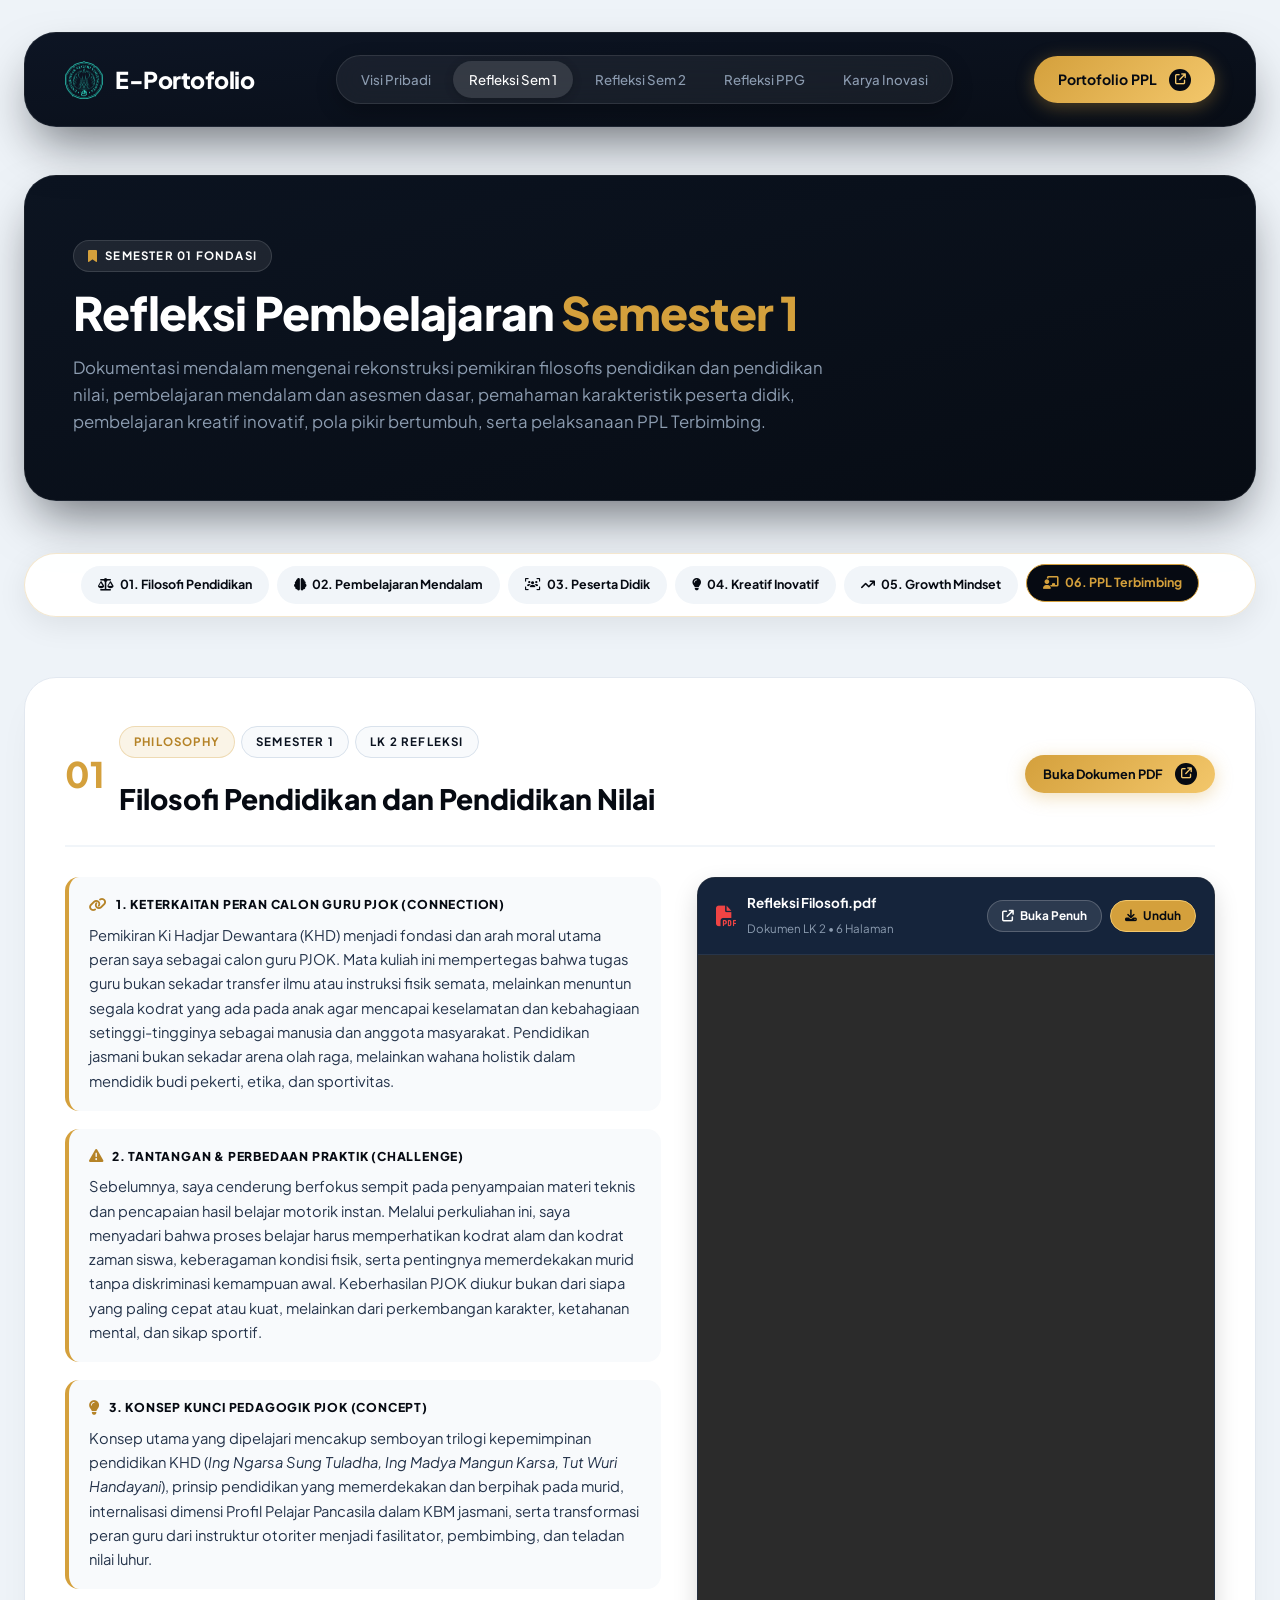
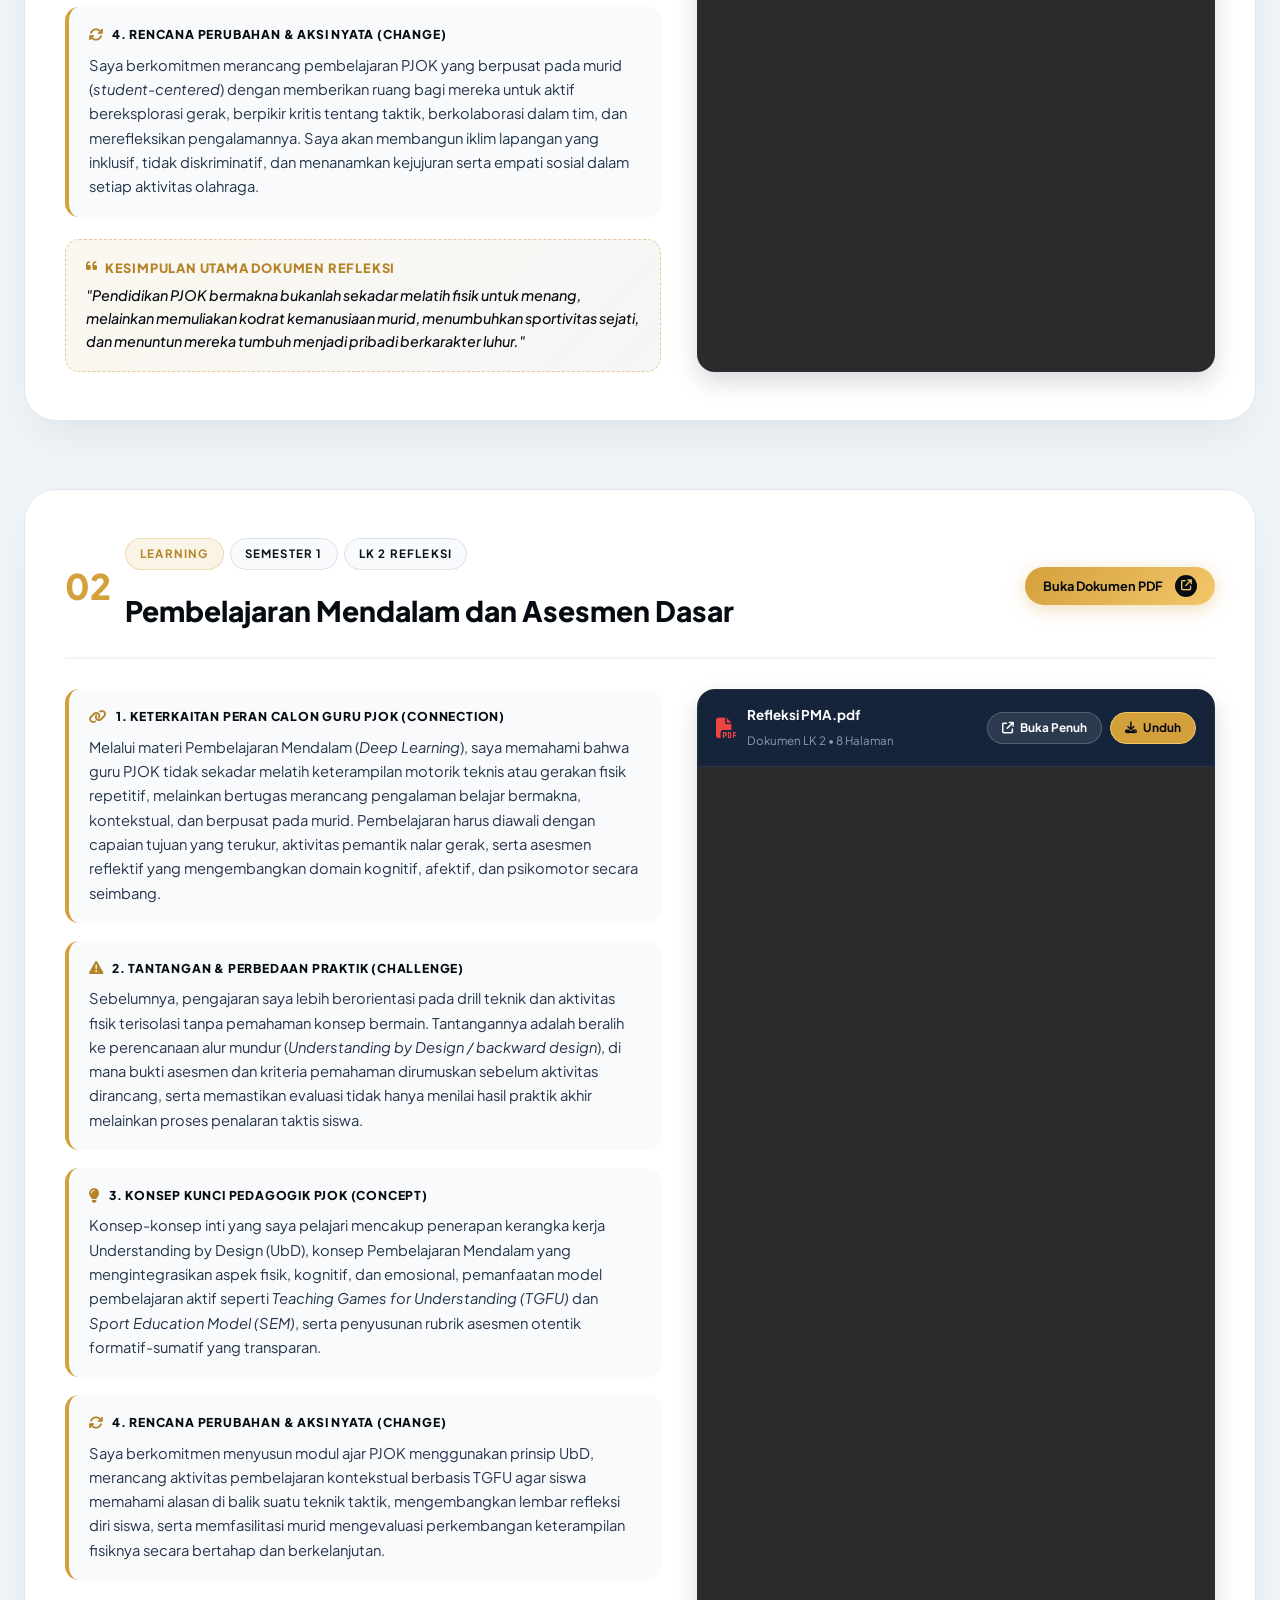
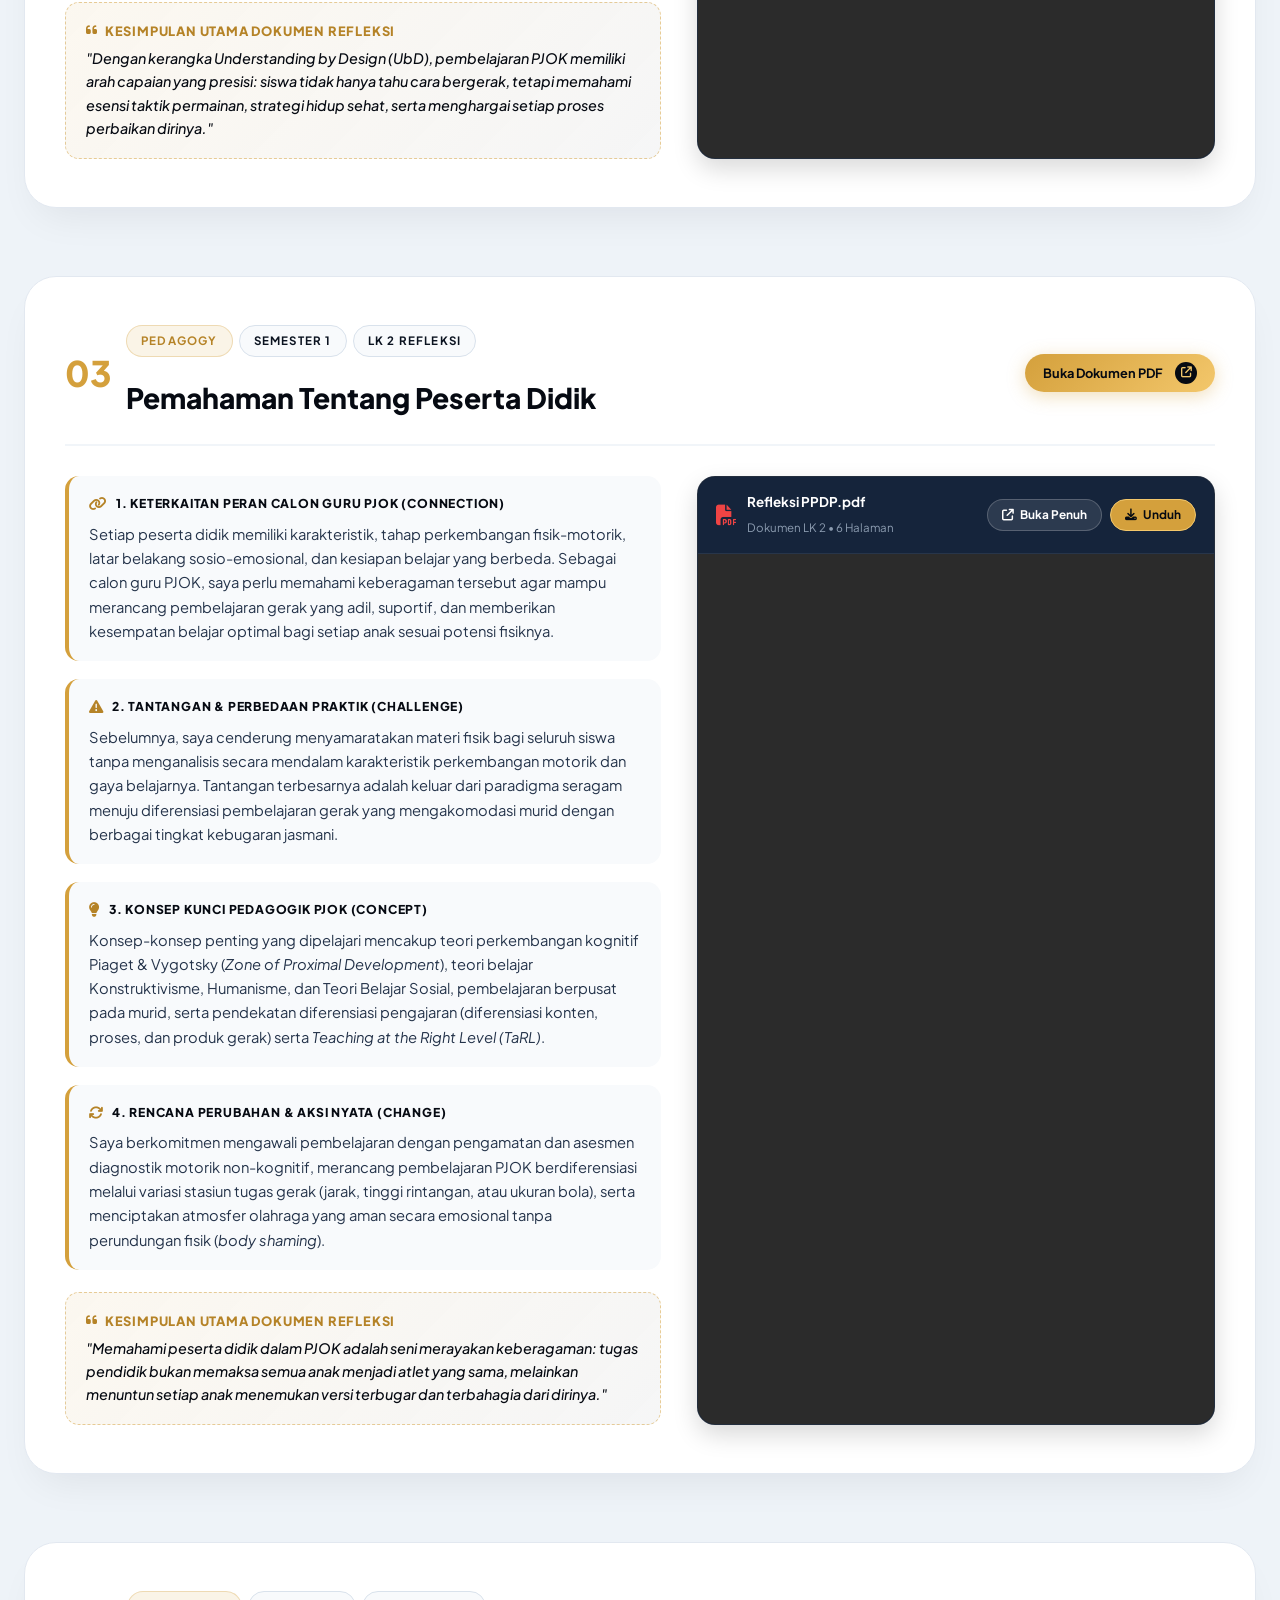
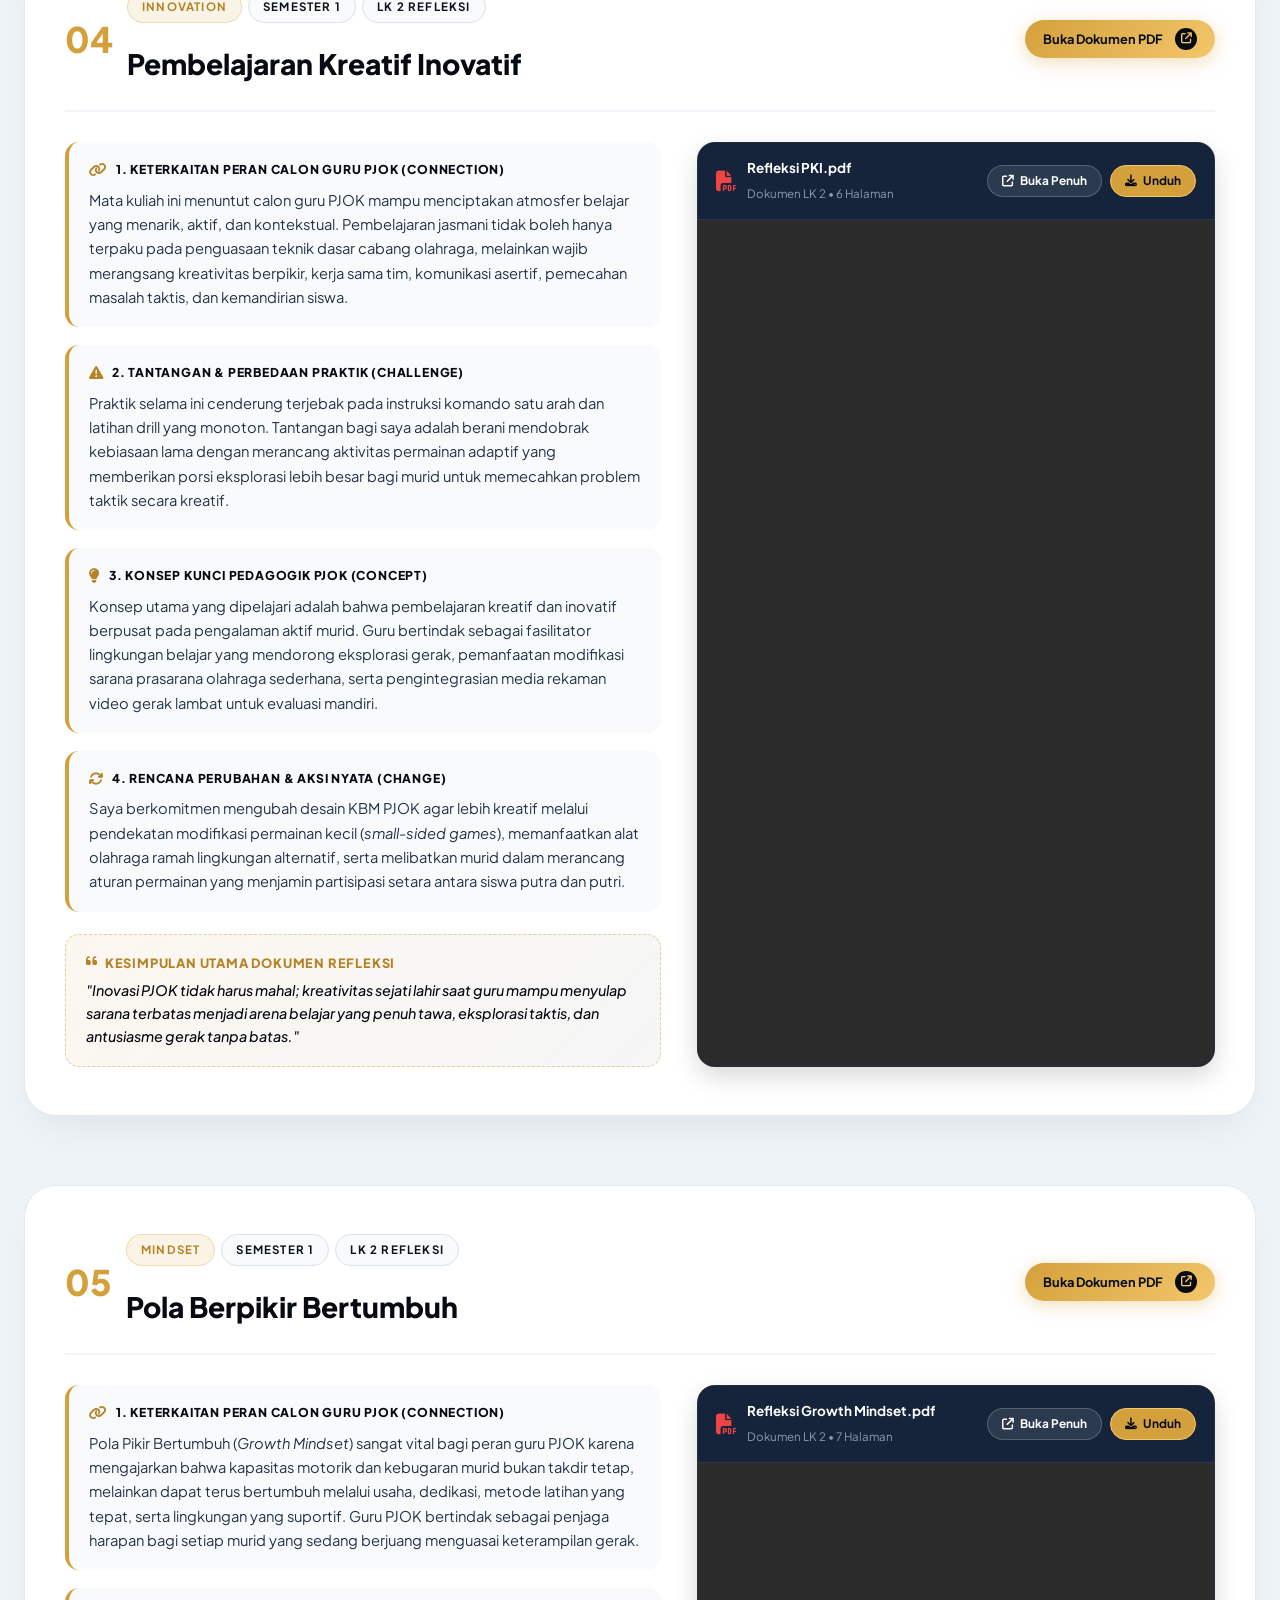
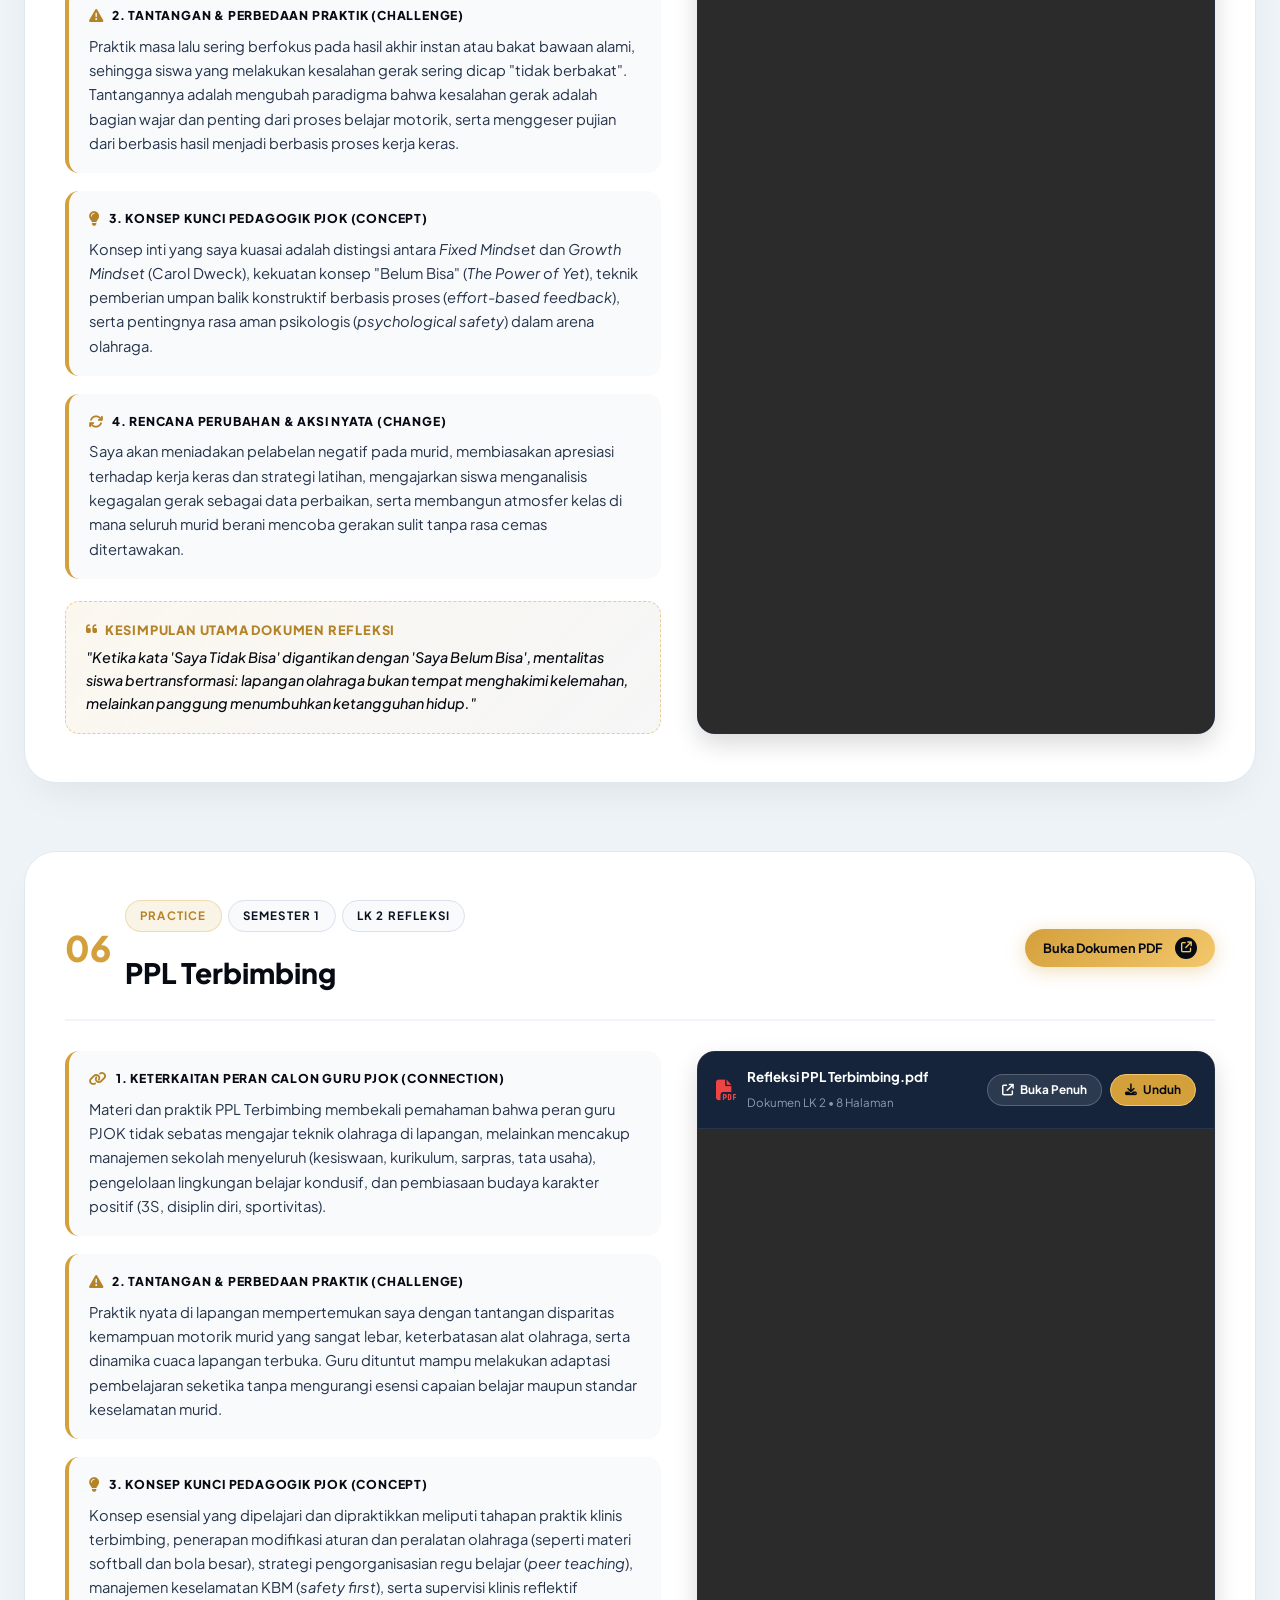
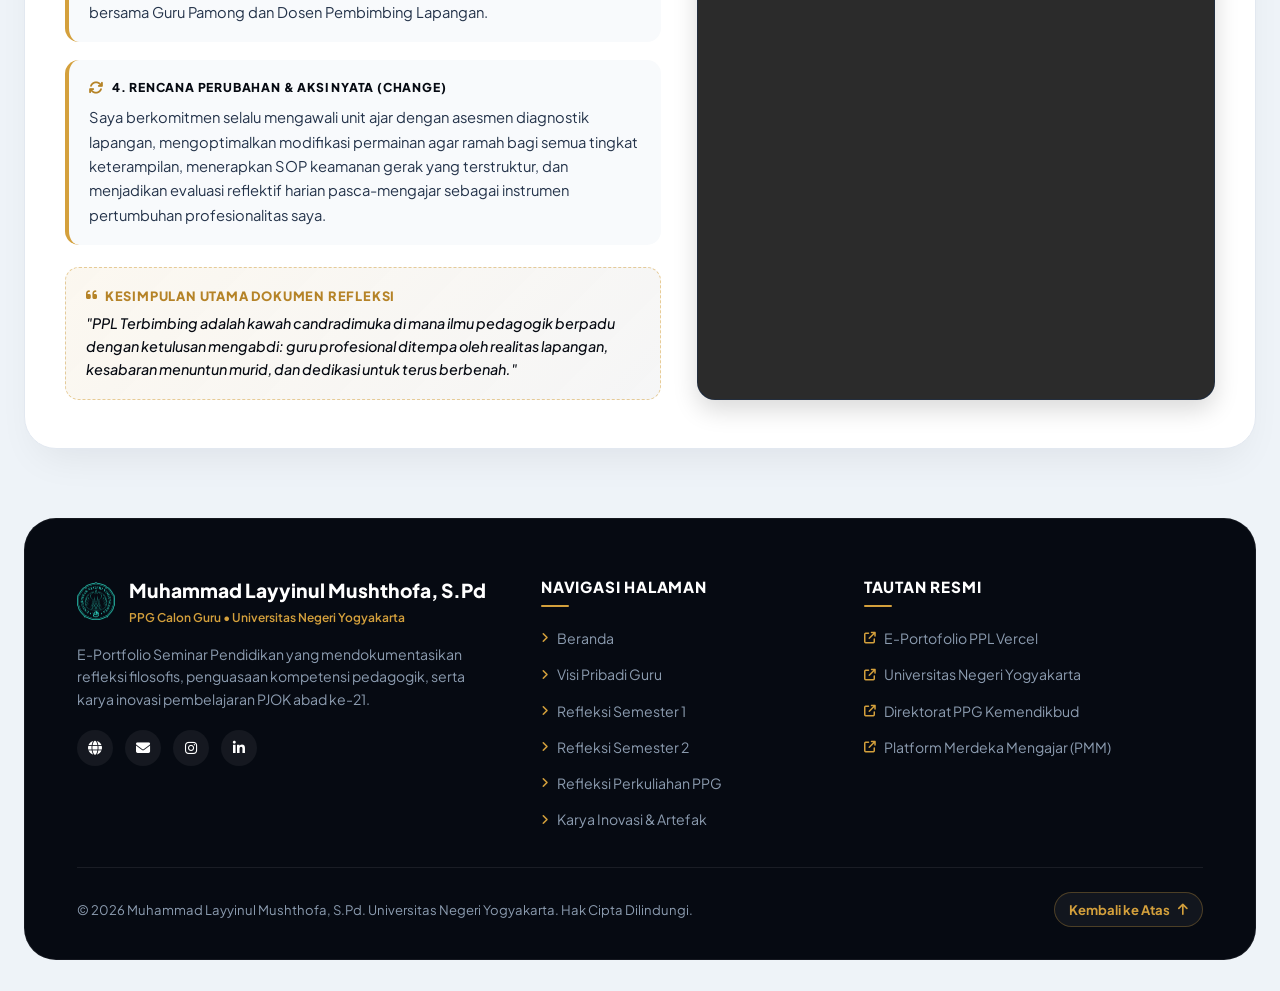
<file: refleksi1.html>
<!doctype html>
<html lang="id">
  <head>
    <meta charset="UTF-8" />
    <meta name="viewport" content="width=device-width, initial-scale=1.0" />
    <title>Refleksi Semester 1 | E-Portofolio Seminar Pendidikan</title>
    <meta name="description" content="Refleksi Perkuliahan &amp; Artefak Belajar Semester 1 - Mahasiswa PPG Calon Guru PJOK UNY." />

    <!-- Favicon -->
    <link rel="shortcut icon" href="images/Logo Uny outlitne.png" type="image/x-icon" />

    <!-- Google Fonts: Plus Jakarta Sans -->
    <link rel="preconnect" href="https://fonts.googleapis.com" />
    <link rel="preconnect" href="https://fonts.gstatic.com" crossorigin />
    <link href="https://fonts.googleapis.com/css2?family=Plus+Jakarta+Sans:ital,wght@0,300;0,400;0,500;0,600;0,700;0,800;1,400;1,600;1,700&display=swap" rel="stylesheet" />

    <!-- FontAwesome 6 -->
    <link rel="stylesheet" href="https://cdnjs.cloudflare.com/ajax/libs/font-awesome/6.5.1/css/all.min.css" />

    <!-- Custom CSS -->
    <link rel="stylesheet" href="css/style.css" />
  </head>
  <body>
    <!-- SIDE SCROLL PROGRESS BAR -->
    <div class="side-scroll-progress-bar" id="sideProgressBar"></div>

    <div class="page-wrapper">
      <!-- ==================== SUBPAGE NAVBAR WRAPPER ==================== -->
      <div class="subpage-nav-wrapper">
        <header class="hero-navbar">
          <!-- Logo & Brand Name -->
          <a href="index.html" class="nav-brand">
            <img src="images/Logo Uny outlitne.png" alt="Logo UNY" class="brand-logo-img" />
            <span class="brand-name">E-Portofolio</span>
          </a>

          <!-- Pill-Shaped Centered Navigation Bar -->
          <nav class="nav-pill-center" id="mainNav">
            <a href="visi.html" class="nav-link">Visi Pribadi</a>
            <a href="refleksi1.html" class="nav-link active">Refleksi Sem 1</a>
            <a href="refleksi2.html" class="nav-link">Refleksi Sem 2</a>
            <a href="refleksi-ppg.html" class="nav-link">Refleksi PPG</a>
            <a href="karya.html" class="nav-link">Karya Inovasi</a>
          </nav>

          <!-- Right Action: Gold CTA Pill Button with Micro-interactions -->
          <div class="nav-cta-wrap">
            <a href="https://e-protofolio-ppg-layyinul.vercel.app/" target="_blank" class="btn-gold nav-cta-btn">
              <span>Portofolio PPL</span>
              <span class="btn-gold-arrow"><i class="fa-solid fa-arrow-up-right-from-square"></i></span>
            </a>
            <!-- Mobile Menu Toggle Button -->
            <button class="mobile-nav-toggle" id="mobileMenuToggle" aria-label="Toggle Navigation">
              <i class="fa-solid fa-bars"></i>
            </button>
          </div>
        </header>

        <!-- Mobile Navigation Drawer -->
        <div class="mobile-menu-drawer" id="mobileDrawer">
          <a href="index.html">Beranda</a>
          <a href="visi.html">Visi Pribadi</a>
          <a href="refleksi1.html" class="active">Refleksi Sem 1</a>
          <a href="refleksi2.html">Refleksi Sem 2</a>
          <a href="refleksi-ppg.html">Refleksi PPG</a>
          <a href="karya.html">Karya Inovasi</a>
          <a href="https://e-protofolio-ppg-layyinul.vercel.app/" target="_blank">Lihat Portofolio PPL <i class="fa-solid fa-arrow-up-right-from-square"></i></a>
        </div>
      </div>

      <!-- ==================== SUBPAGE BANNER ==================== -->
      <section class="subpage-banner reveal-cascade">
        <div class="badge-pill badge-pill-dark">
          <i class="fa-solid fa-bookmark"></i> SEMESTER 01 FONDASI
        </div>
        <h1>
          Refleksi Pembelajaran <span class="gold text-gold">Semester 1</span>
        </h1>
        <p>
          Dokumentasi mendalam mengenai rekonstruksi pemikiran filosofis pendidikan dan pendidikan nilai, pembelajaran mendalam dan asesmen dasar, pemahaman karakteristik peserta didik, pembelajaran kreatif inovatif, pola pikir bertumbuh, serta pelaksanaan PPL Terbimbing.
        </p>
      </section>

      <!-- ==================== QUICK JUMP NAV PILLS ==================== -->
      <div class="refleksi-quick-nav-wrap reveal-cascade">
        <nav class="refleksi-quick-nav" aria-label="Navigasi Cepat Mata Kuliah Semester 1">
          <a href="#mk-01" class="quick-nav-pill"><i class="fa-solid fa-scale-balanced"></i> 01. Filosofi Pendidikan</a>
          <a href="#mk-02" class="quick-nav-pill"><i class="fa-solid fa-brain"></i> 02. Pembelajaran Mendalam</a>
          <a href="#mk-03" class="quick-nav-pill"><i class="fa-solid fa-users-viewfinder"></i> 03. Peserta Didik</a>
          <a href="#mk-04" class="quick-nav-pill"><i class="fa-solid fa-lightbulb"></i> 04. Kreatif Inovatif</a>
          <a href="#mk-05" class="quick-nav-pill"><i class="fa-solid fa-arrow-trend-up"></i> 05. Growth Mindset</a>
          <a href="#mk-06" class="quick-nav-pill"><i class="fa-solid fa-chalkboard-user"></i> 06. PPL Terbimbing</a>
        </nav>
      </div>

      <!-- ==========================================================================
           01. FILOSOFI PENDIDIKAN DAN PENDIDIKAN NILAI
           ========================================================================== -->
      <article class="refleksi-course-card reveal-cascade" id="mk-01">
        <header class="refleksi-course-header">
          <div class="refleksi-course-meta">
            <span class="refleksi-course-num">01</span>
            <div>
              <div style="display: flex; gap: 6px; align-items: center; margin-bottom: 4px;">
                <span class="badge-pill badge-pill-gold">PHILOSOPHY</span>
                <span class="badge-pill badge-pill-light">SEMESTER 1</span>
                <span class="badge-pill badge-pill-light">LK 2 REFLEKSI</span>
              </div>
              <h2>Filosofi Pendidikan dan Pendidikan Nilai</h2>
            </div>
          </div>
          <div>
            <a href="Dokumen/Sem1/Refleksi%20Filosofi.pdf" target="_blank" class="btn-gold" style="font-size: 0.8rem; padding: 8px 18px;">
              <span>Buka Dokumen PDF</span>
              <span class="btn-gold-arrow"><i class="fa-solid fa-arrow-up-right-from-square"></i></span>
            </a>
          </div>
        </header>

        <div class="refleksi-course-grid">
          <!-- Kolom Kiri: Analisis 4C & Kesimpulan -->
          <div class="refleksi-analysis-box">
            <!-- 1. Connection -->
            <div class="refleksi-4c-item">
              <div class="refleksi-4c-label">
                <i class="fa-solid fa-link"></i> 1. Keterkaitan Peran Calon Guru PJOK (Connection)
              </div>
              <p class="refleksi-4c-text">
                Pemikiran Ki Hadjar Dewantara (KHD) menjadi fondasi dan arah moral utama peran saya sebagai calon guru PJOK. Mata kuliah ini mempertegas bahwa tugas guru bukan sekadar transfer ilmu atau instruksi fisik semata, melainkan menuntun segala kodrat yang ada pada anak agar mencapai keselamatan dan kebahagiaan setinggi-tingginya sebagai manusia dan anggota masyarakat. Pendidikan jasmani bukan sekadar arena olah raga, melainkan wahana holistik dalam mendidik budi pekerti, etika, dan sportivitas.
              </p>
            </div>

            <!-- 2. Challenge -->
            <div class="refleksi-4c-item">
              <div class="refleksi-4c-label">
                <i class="fa-solid fa-triangle-exclamation"></i> 2. Tantangan &amp; Perbedaan Praktik (Challenge)
              </div>
              <p class="refleksi-4c-text">
                Sebelumnya, saya cenderung berfokus sempit pada penyampaian materi teknis dan pencapaian hasil belajar motorik instan. Melalui perkuliahan ini, saya menyadari bahwa proses belajar harus memperhatikan kodrat alam dan kodrat zaman siswa, keberagaman kondisi fisik, serta pentingnya memerdekakan murid tanpa diskriminasi kemampuan awal. Keberhasilan PJOK diukur bukan dari siapa yang paling cepat atau kuat, melainkan dari perkembangan karakter, ketahanan mental, dan sikap sportif.
              </p>
            </div>

            <!-- 3. Concept -->
            <div class="refleksi-4c-item">
              <div class="refleksi-4c-label">
                <i class="fa-solid fa-lightbulb"></i> 3. Konsep Kunci Pedagogik PJOK (Concept)
              </div>
              <p class="refleksi-4c-text">
                Konsep utama yang dipelajari mencakup semboyan trilogi kepemimpinan pendidikan KHD (<em>Ing Ngarsa Sung Tuladha, Ing Madya Mangun Karsa, Tut Wuri Handayani</em>), prinsip pendidikan yang memerdekakan dan berpihak pada murid, internalisasi dimensi Profil Pelajar Pancasila dalam KBM jasmani, serta transformasi peran guru dari instruktur otoriter menjadi fasilitator, pembimbing, dan teladan nilai luhur.
              </p>
            </div>

            <!-- 4. Change -->
            <div class="refleksi-4c-item">
              <div class="refleksi-4c-label">
                <i class="fa-solid fa-arrows-rotate"></i> 4. Rencana Perubahan &amp; Aksi Nyata (Change)
              </div>
              <p class="refleksi-4c-text">
                Saya berkomitmen merancang pembelajaran PJOK yang berpusat pada murid (<em>student-centered</em>) dengan memberikan ruang bagi mereka untuk aktif bereksplorasi gerak, berpikir kritis tentang taktik, berkolaborasi dalam tim, dan merefleksikan pengalamannya. Saya akan membangun iklim lapangan yang inklusif, tidak diskriminatif, dan menanamkan kejujuran serta empati sosial dalam setiap aktivitas olahraga.
              </p>
            </div>

            <!-- Kesimpulan Utama -->
            <div class="refleksi-kesimpulan-card">
              <div class="refleksi-kesimpulan-title">
                <i class="fa-solid fa-quote-left"></i> Kesimpulan Utama Dokumen Refleksi
              </div>
              <p class="refleksi-kesimpulan-desc">
                "Pendidikan PJOK bermakna bukanlah sekadar melatih fisik untuk menang, melainkan memuliakan kodrat kemanusiaan murid, menumbuhkan sportivitas sejati, dan menuntun mereka tumbuh menjadi pribadi berkarakter luhur."
              </p>
            </div>
          </div>

          <!-- Kolom Kanan: PDF Viewer Container -->
          <div class="refleksi-pdf-container">
            <div class="refleksi-pdf-toolbar">
              <div class="refleksi-pdf-info">
                <i class="fa-solid fa-file-pdf"></i>
                <div>
                  <div class="refleksi-pdf-title" title="Refleksi Filosofi.pdf">Refleksi Filosofi.pdf</div>
                  <small style="color: var(--text-muted-dark); font-size: 0.72rem;">Dokumen LK 2 &bull; 6 Halaman</small>
                </div>
              </div>
              <div class="refleksi-pdf-actions">
                <a href="Dokumen/Sem1/Refleksi%20Filosofi.pdf" target="_blank" class="btn-pdf-action btn-pdf-open" title="Buka Dokumen di Tab Baru">
                  <i class="fa-solid fa-arrow-up-right-from-square"></i>
                  <span>Buka Penuh</span>
                </a>
                <a href="Dokumen/Sem1/Refleksi%20Filosofi.pdf" download="Refleksi_Filosofi_Layyinul.pdf" class="btn-pdf-action btn-pdf-download" title="Unduh File PDF">
                  <i class="fa-solid fa-download"></i>
                  <span>Unduh</span>
                </a>
              </div>
            </div>
            <div class="refleksi-pdf-frame-wrap">
              <iframe
                src="Dokumen/Sem1/Refleksi%20Filosofi.pdf"
                class="refleksi-pdf-frame"
                title="Viewer PDF Refleksi Filosofi Pendidikan dan Pendidikan Nilai"
                loading="lazy"
              >
                <p>Browser Anda tidak mendukung penampil PDF otomatis. Silakan <a href="Dokumen/Sem1/Refleksi%20Filosofi.pdf" target="_blank">klik di sini untuk melihat dokumen</a>.</p>
              </iframe>
            </div>
          </div>
        </div>
      </article>

      <!-- ==========================================================================
           02. PEMBELAJARAN MENDALAM DAN ASESMEN DASAR
           ========================================================================== -->
      <article class="refleksi-course-card reveal-cascade" id="mk-02">
        <header class="refleksi-course-header">
          <div class="refleksi-course-meta">
            <span class="refleksi-course-num">02</span>
            <div>
              <div style="display: flex; gap: 6px; align-items: center; margin-bottom: 4px;">
                <span class="badge-pill badge-pill-gold">LEARNING</span>
                <span class="badge-pill badge-pill-light">SEMESTER 1</span>
                <span class="badge-pill badge-pill-light">LK 2 REFLEKSI</span>
              </div>
              <h2>Pembelajaran Mendalam dan Asesmen Dasar</h2>
            </div>
          </div>
          <div>
            <a href="Dokumen/Sem1/Refleksi%20PMA.pdf" target="_blank" class="btn-gold" style="font-size: 0.8rem; padding: 8px 18px;">
              <span>Buka Dokumen PDF</span>
              <span class="btn-gold-arrow"><i class="fa-solid fa-arrow-up-right-from-square"></i></span>
            </a>
          </div>
        </header>

        <div class="refleksi-course-grid">
          <!-- Kolom Kiri: Analisis 4C & Kesimpulan -->
          <div class="refleksi-analysis-box">
            <!-- 1. Connection -->
            <div class="refleksi-4c-item">
              <div class="refleksi-4c-label">
                <i class="fa-solid fa-link"></i> 1. Keterkaitan Peran Calon Guru PJOK (Connection)
              </div>
              <p class="refleksi-4c-text">
                Melalui materi Pembelajaran Mendalam (<em>Deep Learning</em>), saya memahami bahwa guru PJOK tidak sekadar melatih keterampilan motorik teknis atau gerakan fisik repetitif, melainkan bertugas merancang pengalaman belajar bermakna, kontekstual, dan berpusat pada murid. Pembelajaran harus diawali dengan capaian tujuan yang terukur, aktivitas pemantik nalar gerak, serta asesmen reflektif yang mengembangkan domain kognitif, afektif, dan psikomotor secara seimbang.
              </p>
            </div>

            <!-- 2. Challenge -->
            <div class="refleksi-4c-item">
              <div class="refleksi-4c-label">
                <i class="fa-solid fa-triangle-exclamation"></i> 2. Tantangan &amp; Perbedaan Praktik (Challenge)
              </div>
              <p class="refleksi-4c-text">
                Sebelumnya, pengajaran saya lebih berorientasi pada drill teknik dan aktivitas fisik terisolasi tanpa pemahaman konsep bermain. Tantangannya adalah beralih ke perencanaan alur mundur (<em>Understanding by Design / backward design</em>), di mana bukti asesmen dan kriteria pemahaman dirumuskan sebelum aktivitas dirancang, serta memastikan evaluasi tidak hanya menilai hasil praktik akhir melainkan proses penalaran taktis siswa.
              </p>
            </div>

            <!-- 3. Concept -->
            <div class="refleksi-4c-item">
              <div class="refleksi-4c-label">
                <i class="fa-solid fa-lightbulb"></i> 3. Konsep Kunci Pedagogik PJOK (Concept)
              </div>
              <p class="refleksi-4c-text">
                Konsep-konsep inti yang saya pelajari mencakup penerapan kerangka kerja Understanding by Design (UbD), konsep Pembelajaran Mendalam yang mengintegrasikan aspek fisik, kognitif, dan emosional, pemanfaatan model pembelajaran aktif seperti <em>Teaching Games for Understanding (TGFU)</em> dan <em>Sport Education Model (SEM)</em>, serta penyusunan rubrik asesmen otentik formatif-sumatif yang transparan.
              </p>
            </div>

            <!-- 4. Change -->
            <div class="refleksi-4c-item">
              <div class="refleksi-4c-label">
                <i class="fa-solid fa-arrows-rotate"></i> 4. Rencana Perubahan &amp; Aksi Nyata (Change)
              </div>
              <p class="refleksi-4c-text">
                Saya berkomitmen menyusun modul ajar PJOK menggunakan prinsip UbD, merancang aktivitas pembelajaran kontekstual berbasis TGFU agar siswa memahami alasan di balik suatu teknik taktik, mengembangkan lembar refleksi diri siswa, serta memfasilitasi murid mengevaluasi perkembangan keterampilan fisiknya secara bertahap dan berkelanjutan.
              </p>
            </div>

            <!-- Kesimpulan Utama -->
            <div class="refleksi-kesimpulan-card">
              <div class="refleksi-kesimpulan-title">
                <i class="fa-solid fa-quote-left"></i> Kesimpulan Utama Dokumen Refleksi
              </div>
              <p class="refleksi-kesimpulan-desc">
                "Dengan kerangka Understanding by Design (UbD), pembelajaran PJOK memiliki arah capaian yang presisi: siswa tidak hanya tahu cara bergerak, tetapi memahami esensi taktik permainan, strategi hidup sehat, serta menghargai setiap proses perbaikan dirinya."
              </p>
            </div>
          </div>

          <!-- Kolom Kanan: PDF Viewer Container -->
          <div class="refleksi-pdf-container">
            <div class="refleksi-pdf-toolbar">
              <div class="refleksi-pdf-info">
                <i class="fa-solid fa-file-pdf"></i>
                <div>
                  <div class="refleksi-pdf-title" title="Refleksi PMA.pdf">Refleksi PMA.pdf</div>
                  <small style="color: var(--text-muted-dark); font-size: 0.72rem;">Dokumen LK 2 &bull; 8 Halaman</small>
                </div>
              </div>
              <div class="refleksi-pdf-actions">
                <a href="Dokumen/Sem1/Refleksi%20PMA.pdf" target="_blank" class="btn-pdf-action btn-pdf-open" title="Buka Dokumen di Tab Baru">
                  <i class="fa-solid fa-arrow-up-right-from-square"></i>
                  <span>Buka Penuh</span>
                </a>
                <a href="Dokumen/Sem1/Refleksi%20PMA.pdf" download="Refleksi_PMA_Layyinul.pdf" class="btn-pdf-action btn-pdf-download" title="Unduh File PDF">
                  <i class="fa-solid fa-download"></i>
                  <span>Unduh</span>
                </a>
              </div>
            </div>
            <div class="refleksi-pdf-frame-wrap">
              <iframe
                src="Dokumen/Sem1/Refleksi%20PMA.pdf"
                class="refleksi-pdf-frame"
                title="Viewer PDF Pembelajaran Mendalam dan Asesmen Dasar"
                loading="lazy"
              >
                <p>Browser Anda tidak mendukung penampil PDF otomatis. Silakan <a href="Dokumen/Sem1/Refleksi%20PMA.pdf" target="_blank">klik di sini untuk melihat dokumen</a>.</p>
              </iframe>
            </div>
          </div>
        </div>
      </article>

      <!-- ==========================================================================
           03. PEMAHAMAN TENTANG PESERTA DIDIK
           ========================================================================== -->
      <article class="refleksi-course-card reveal-cascade" id="mk-03">
        <header class="refleksi-course-header">
          <div class="refleksi-course-meta">
            <span class="refleksi-course-num">03</span>
            <div>
              <div style="display: flex; gap: 6px; align-items: center; margin-bottom: 4px;">
                <span class="badge-pill badge-pill-gold">PEDAGOGY</span>
                <span class="badge-pill badge-pill-light">SEMESTER 1</span>
                <span class="badge-pill badge-pill-light">LK 2 REFLEKSI</span>
              </div>
              <h2>Pemahaman Tentang Peserta Didik</h2>
            </div>
          </div>
          <div>
            <a href="Dokumen/Sem1/Refleksi%20PPDP.pdf" target="_blank" class="btn-gold" style="font-size: 0.8rem; padding: 8px 18px;">
              <span>Buka Dokumen PDF</span>
              <span class="btn-gold-arrow"><i class="fa-solid fa-arrow-up-right-from-square"></i></span>
            </a>
          </div>
        </header>

        <div class="refleksi-course-grid">
          <!-- Kolom Kiri: Analisis 4C & Kesimpulan -->
          <div class="refleksi-analysis-box">
            <!-- 1. Connection -->
            <div class="refleksi-4c-item">
              <div class="refleksi-4c-label">
                <i class="fa-solid fa-link"></i> 1. Keterkaitan Peran Calon Guru PJOK (Connection)
              </div>
              <p class="refleksi-4c-text">
                Setiap peserta didik memiliki karakteristik, tahap perkembangan fisik-motorik, latar belakang sosio-emosional, dan kesiapan belajar yang berbeda. Sebagai calon guru PJOK, saya perlu memahami keberagaman tersebut agar mampu merancang pembelajaran gerak yang adil, suportif, dan memberikan kesempatan belajar optimal bagi setiap anak sesuai potensi fisiknya.
              </p>
            </div>

            <!-- 2. Challenge -->
            <div class="refleksi-4c-item">
              <div class="refleksi-4c-label">
                <i class="fa-solid fa-triangle-exclamation"></i> 2. Tantangan &amp; Perbedaan Praktik (Challenge)
              </div>
              <p class="refleksi-4c-text">
                Sebelumnya, saya cenderung menyamaratakan materi fisik bagi seluruh siswa tanpa menganalisis secara mendalam karakteristik perkembangan motorik dan gaya belajarnya. Tantangan terbesarnya adalah keluar dari paradigma seragam menuju diferensiasi pembelajaran gerak yang mengakomodasi murid dengan berbagai tingkat kebugaran jasmani.
              </p>
            </div>

            <!-- 3. Concept -->
            <div class="refleksi-4c-item">
              <div class="refleksi-4c-label">
                <i class="fa-solid fa-lightbulb"></i> 3. Konsep Kunci Pedagogik PJOK (Concept)
              </div>
              <p class="refleksi-4c-text">
                Konsep-konsep penting yang dipelajari mencakup teori perkembangan kognitif Piaget &amp; Vygotsky (<em>Zone of Proximal Development</em>), teori belajar Konstruktivisme, Humanisme, dan Teori Belajar Sosial, pembelajaran berpusat pada murid, serta pendekatan diferensiasi pengajaran (diferensiasi konten, proses, dan produk gerak) serta <em>Teaching at the Right Level (TaRL)</em>.
              </p>
            </div>

            <!-- 4. Change -->
            <div class="refleksi-4c-item">
              <div class="refleksi-4c-label">
                <i class="fa-solid fa-arrows-rotate"></i> 4. Rencana Perubahan &amp; Aksi Nyata (Change)
              </div>
              <p class="refleksi-4c-text">
                Saya berkomitmen mengawali pembelajaran dengan pengamatan dan asesmen diagnostik motorik non-kognitif, merancang pembelajaran PJOK berdiferensiasi melalui variasi stasiun tugas gerak (jarak, tinggi rintangan, atau ukuran bola), serta menciptakan atmosfer olahraga yang aman secara emosional tanpa perundungan fisik (<em>body shaming</em>).
              </p>
            </div>

            <!-- Kesimpulan Utama -->
            <div class="refleksi-kesimpulan-card">
              <div class="refleksi-kesimpulan-title">
                <i class="fa-solid fa-quote-left"></i> Kesimpulan Utama Dokumen Refleksi
              </div>
              <p class="refleksi-kesimpulan-desc">
                "Memahami peserta didik dalam PJOK adalah seni merayakan keberagaman: tugas pendidik bukan memaksa semua anak menjadi atlet yang sama, melainkan menuntun setiap anak menemukan versi terbugar dan terbahagia dari dirinya."
              </p>
            </div>
          </div>

          <!-- Kolom Kanan: PDF Viewer Container -->
          <div class="refleksi-pdf-container">
            <div class="refleksi-pdf-toolbar">
              <div class="refleksi-pdf-info">
                <i class="fa-solid fa-file-pdf"></i>
                <div>
                  <div class="refleksi-pdf-title" title="Refleksi PPDP.pdf">Refleksi PPDP.pdf</div>
                  <small style="color: var(--text-muted-dark); font-size: 0.72rem;">Dokumen LK 2 &bull; 6 Halaman</small>
                </div>
              </div>
              <div class="refleksi-pdf-actions">
                <a href="Dokumen/Sem1/Refleksi%20PPDP.pdf" target="_blank" class="btn-pdf-action btn-pdf-open" title="Buka Dokumen di Tab Baru">
                  <i class="fa-solid fa-arrow-up-right-from-square"></i>
                  <span>Buka Penuh</span>
                </a>
                <a href="Dokumen/Sem1/Refleksi%20PPDP.pdf" download="Refleksi_PPDP_Layyinul.pdf" class="btn-pdf-action btn-pdf-download" title="Unduh File PDF">
                  <i class="fa-solid fa-download"></i>
                  <span>Unduh</span>
                </a>
              </div>
            </div>
            <div class="refleksi-pdf-frame-wrap">
              <iframe
                src="Dokumen/Sem1/Refleksi%20PPDP.pdf"
                class="refleksi-pdf-frame"
                title="Viewer PDF Pemahaman Tentang Peserta Didik"
                loading="lazy"
              >
                <p>Browser Anda tidak mendukung penampil PDF otomatis. Silakan <a href="Dokumen/Sem1/Refleksi%20PPDP.pdf" target="_blank">klik di sini untuk melihat dokumen</a>.</p>
              </iframe>
            </div>
          </div>
        </div>
      </article>

      <!-- ==========================================================================
           04. PEMBELAJARAN KREATIF INOVATIF
           ========================================================================== -->
      <article class="refleksi-course-card reveal-cascade" id="mk-04">
        <header class="refleksi-course-header">
          <div class="refleksi-course-meta">
            <span class="refleksi-course-num">04</span>
            <div>
              <div style="display: flex; gap: 6px; align-items: center; margin-bottom: 4px;">
                <span class="badge-pill badge-pill-gold">INNOVATION</span>
                <span class="badge-pill badge-pill-light">SEMESTER 1</span>
                <span class="badge-pill badge-pill-light">LK 2 REFLEKSI</span>
              </div>
              <h2>Pembelajaran Kreatif Inovatif</h2>
            </div>
          </div>
          <div>
            <a href="Dokumen/Sem1/Refleksi%20PKI.pdf" target="_blank" class="btn-gold" style="font-size: 0.8rem; padding: 8px 18px;">
              <span>Buka Dokumen PDF</span>
              <span class="btn-gold-arrow"><i class="fa-solid fa-arrow-up-right-from-square"></i></span>
            </a>
          </div>
        </header>

        <div class="refleksi-course-grid">
          <!-- Kolom Kiri: Analisis 4C & Kesimpulan -->
          <div class="refleksi-analysis-box">
            <!-- 1. Connection -->
            <div class="refleksi-4c-item">
              <div class="refleksi-4c-label">
                <i class="fa-solid fa-link"></i> 1. Keterkaitan Peran Calon Guru PJOK (Connection)
              </div>
              <p class="refleksi-4c-text">
                Mata kuliah ini menuntut calon guru PJOK mampu menciptakan atmosfer belajar yang menarik, aktif, dan kontekstual. Pembelajaran jasmani tidak boleh hanya terpaku pada penguasaan teknik dasar cabang olahraga, melainkan wajib merangsang kreativitas berpikir, kerja sama tim, komunikasi asertif, pemecahan masalah taktis, dan kemandirian siswa.
              </p>
            </div>

            <!-- 2. Challenge -->
            <div class="refleksi-4c-item">
              <div class="refleksi-4c-label">
                <i class="fa-solid fa-triangle-exclamation"></i> 2. Tantangan &amp; Perbedaan Praktik (Challenge)
              </div>
              <p class="refleksi-4c-text">
                Praktik selama ini cenderung terjebak pada instruksi komando satu arah dan latihan drill yang monoton. Tantangan bagi saya adalah berani mendobrak kebiasaan lama dengan merancang aktivitas permainan adaptif yang memberikan porsi eksplorasi lebih besar bagi murid untuk memecahkan problem taktik secara kreatif.
              </p>
            </div>

            <!-- 3. Concept -->
            <div class="refleksi-4c-item">
              <div class="refleksi-4c-label">
                <i class="fa-solid fa-lightbulb"></i> 3. Konsep Kunci Pedagogik PJOK (Concept)
              </div>
              <p class="refleksi-4c-text">
                Konsep utama yang dipelajari adalah bahwa pembelajaran kreatif dan inovatif berpusat pada pengalaman aktif murid. Guru bertindak sebagai fasilitator lingkungan belajar yang mendorong eksplorasi gerak, pemanfaatan modifikasi sarana prasarana olahraga sederhana, serta pengintegrasian media rekaman video gerak lambat untuk evaluasi mandiri.
              </p>
            </div>

            <!-- 4. Change -->
            <div class="refleksi-4c-item">
              <div class="refleksi-4c-label">
                <i class="fa-solid fa-arrows-rotate"></i> 4. Rencana Perubahan &amp; Aksi Nyata (Change)
              </div>
              <p class="refleksi-4c-text">
                Saya berkomitmen mengubah desain KBM PJOK agar lebih kreatif melalui pendekatan modifikasi permainan kecil (<em>small-sided games</em>), memanfaatkan alat olahraga ramah lingkungan alternatif, serta melibatkan murid dalam merancang aturan permainan yang menjamin partisipasi setara antara siswa putra dan putri.
              </p>
            </div>

            <!-- Kesimpulan Utama -->
            <div class="refleksi-kesimpulan-card">
              <div class="refleksi-kesimpulan-title">
                <i class="fa-solid fa-quote-left"></i> Kesimpulan Utama Dokumen Refleksi
              </div>
              <p class="refleksi-kesimpulan-desc">
                "Inovasi PJOK tidak harus mahal; kreativitas sejati lahir saat guru mampu menyulap sarana terbatas menjadi arena belajar yang penuh tawa, eksplorasi taktis, dan antusiasme gerak tanpa batas."
              </p>
            </div>
          </div>

          <!-- Kolom Kanan: PDF Viewer Container -->
          <div class="refleksi-pdf-container">
            <div class="refleksi-pdf-toolbar">
              <div class="refleksi-pdf-info">
                <i class="fa-solid fa-file-pdf"></i>
                <div>
                  <div class="refleksi-pdf-title" title="Refleksi PKI.pdf">Refleksi PKI.pdf</div>
                  <small style="color: var(--text-muted-dark); font-size: 0.72rem;">Dokumen LK 2 &bull; 6 Halaman</small>
                </div>
              </div>
              <div class="refleksi-pdf-actions">
                <a href="Dokumen/Sem1/Refleksi%20PKI.pdf" target="_blank" class="btn-pdf-action btn-pdf-open" title="Buka Dokumen di Tab Baru">
                  <i class="fa-solid fa-arrow-up-right-from-square"></i>
                  <span>Buka Penuh</span>
                </a>
                <a href="Dokumen/Sem1/Refleksi%20PKI.pdf" download="Refleksi_PKI_Layyinul.pdf" class="btn-pdf-action btn-pdf-download" title="Unduh File PDF">
                  <i class="fa-solid fa-download"></i>
                  <span>Unduh</span>
                </a>
              </div>
            </div>
            <div class="refleksi-pdf-frame-wrap">
              <iframe
                src="Dokumen/Sem1/Refleksi%20PKI.pdf"
                class="refleksi-pdf-frame"
                title="Viewer PDF Pembelajaran Kreatif Inovatif"
                loading="lazy"
              >
                <p>Browser Anda tidak mendukung penampil PDF otomatis. Silakan <a href="Dokumen/Sem1/Refleksi%20PKI.pdf" target="_blank">klik di sini untuk melihat dokumen</a>.</p>
              </iframe>
            </div>
          </div>
        </div>
      </article>

      <!-- ==========================================================================
           05. POLA BERPIKIR BERTUMBUH (GROWTH MINDSET)
           ========================================================================== -->
      <article class="refleksi-course-card reveal-cascade" id="mk-05">
        <header class="refleksi-course-header">
          <div class="refleksi-course-meta">
            <span class="refleksi-course-num">05</span>
            <div>
              <div style="display: flex; gap: 6px; align-items: center; margin-bottom: 4px;">
                <span class="badge-pill badge-pill-gold">MINDSET</span>
                <span class="badge-pill badge-pill-light">SEMESTER 1</span>
                <span class="badge-pill badge-pill-light">LK 2 REFLEKSI</span>
              </div>
              <h2>Pola Berpikir Bertumbuh</h2>
            </div>
          </div>
          <div>
            <a href="Dokumen/Sem1/Refleksi%20Growth%20Mindset.pdf" target="_blank" class="btn-gold" style="font-size: 0.8rem; padding: 8px 18px;">
              <span>Buka Dokumen PDF</span>
              <span class="btn-gold-arrow"><i class="fa-solid fa-arrow-up-right-from-square"></i></span>
            </a>
          </div>
        </header>

        <div class="refleksi-course-grid">
          <!-- Kolom Kiri: Analisis 4C & Kesimpulan -->
          <div class="refleksi-analysis-box">
            <!-- 1. Connection -->
            <div class="refleksi-4c-item">
              <div class="refleksi-4c-label">
                <i class="fa-solid fa-link"></i> 1. Keterkaitan Peran Calon Guru PJOK (Connection)
              </div>
              <p class="refleksi-4c-text">
                Pola Pikir Bertumbuh (<em>Growth Mindset</em>) sangat vital bagi peran guru PJOK karena mengajarkan bahwa kapasitas motorik dan kebugaran murid bukan takdir tetap, melainkan dapat terus bertumbuh melalui usaha, dedikasi, metode latihan yang tepat, serta lingkungan yang suportif. Guru PJOK bertindak sebagai penjaga harapan bagi setiap murid yang sedang berjuang menguasai keterampilan gerak.
              </p>
            </div>

            <!-- 2. Challenge -->
            <div class="refleksi-4c-item">
              <div class="refleksi-4c-label">
                <i class="fa-solid fa-triangle-exclamation"></i> 2. Tantangan &amp; Perbedaan Praktik (Challenge)
              </div>
              <p class="refleksi-4c-text">
                Praktik masa lalu sering berfokus pada hasil akhir instan atau bakat bawaan alami, sehingga siswa yang melakukan kesalahan gerak sering dicap "tidak berbakat". Tantangannya adalah mengubah paradigma bahwa kesalahan gerak adalah bagian wajar dan penting dari proses belajar motorik, serta menggeser pujian dari berbasis hasil menjadi berbasis proses kerja keras.
              </p>
            </div>

            <!-- 3. Concept -->
            <div class="refleksi-4c-item">
              <div class="refleksi-4c-label">
                <i class="fa-solid fa-lightbulb"></i> 3. Konsep Kunci Pedagogik PJOK (Concept)
              </div>
              <p class="refleksi-4c-text">
                Konsep inti yang saya kuasai adalah distingsi antara <em>Fixed Mindset</em> dan <em>Growth Mindset</em> (Carol Dweck), kekuatan konsep "Belum Bisa" (<em>The Power of Yet</em>), teknik pemberian umpan balik konstruktif berbasis proses (<em>effort-based feedback</em>), serta pentingnya rasa aman psikologis (<em>psychological safety</em>) dalam arena olahraga.
              </p>
            </div>

            <!-- 4. Change -->
            <div class="refleksi-4c-item">
              <div class="refleksi-4c-label">
                <i class="fa-solid fa-arrows-rotate"></i> 4. Rencana Perubahan &amp; Aksi Nyata (Change)
              </div>
              <p class="refleksi-4c-text">
                Saya akan meniadakan pelabelan negatif pada murid, membiasakan apresiasi terhadap kerja keras dan strategi latihan, mengajarkan siswa menganalisis kegagalan gerak sebagai data perbaikan, serta membangun atmosfer kelas di mana seluruh murid berani mencoba gerakan sulit tanpa rasa cemas ditertawakan.
              </p>
            </div>

            <!-- Kesimpulan Utama -->
            <div class="refleksi-kesimpulan-card">
              <div class="refleksi-kesimpulan-title">
                <i class="fa-solid fa-quote-left"></i> Kesimpulan Utama Dokumen Refleksi
              </div>
              <p class="refleksi-kesimpulan-desc">
                "Ketika kata 'Saya Tidak Bisa' digantikan dengan 'Saya Belum Bisa', mentalitas siswa bertransformasi: lapangan olahraga bukan tempat menghakimi kelemahan, melainkan panggung menumbuhkan ketangguhan hidup."
              </p>
            </div>
          </div>

          <!-- Kolom Kanan: PDF Viewer Container -->
          <div class="refleksi-pdf-container">
            <div class="refleksi-pdf-toolbar">
              <div class="refleksi-pdf-info">
                <i class="fa-solid fa-file-pdf"></i>
                <div>
                  <div class="refleksi-pdf-title" title="Refleksi Growth Mindset.pdf">Refleksi Growth Mindset.pdf</div>
                  <small style="color: var(--text-muted-dark); font-size: 0.72rem;">Dokumen LK 2 &bull; 7 Halaman</small>
                </div>
              </div>
              <div class="refleksi-pdf-actions">
                <a href="Dokumen/Sem1/Refleksi%20Growth%20Mindset.pdf" target="_blank" class="btn-pdf-action btn-pdf-open" title="Buka Dokumen di Tab Baru">
                  <i class="fa-solid fa-arrow-up-right-from-square"></i>
                  <span>Buka Penuh</span>
                </a>
                <a href="Dokumen/Sem1/Refleksi%20Growth%20Mindset.pdf" download="Refleksi_Growth_Mindset_Layyinul.pdf" class="btn-pdf-action btn-pdf-download" title="Unduh File PDF">
                  <i class="fa-solid fa-download"></i>
                  <span>Unduh</span>
                </a>
              </div>
            </div>
            <div class="refleksi-pdf-frame-wrap">
              <iframe
                src="Dokumen/Sem1/Refleksi%20Growth%20Mindset.pdf"
                class="refleksi-pdf-frame"
                title="Viewer PDF Pola Berpikir Bertumbuh"
                loading="lazy"
              >
                <p>Browser Anda tidak mendukung penampil PDF otomatis. Silakan <a href="Dokumen/Sem1/Refleksi%20Growth%20Mindset.pdf" target="_blank">klik di sini untuk melihat dokumen</a>.</p>
              </iframe>
            </div>
          </div>
        </div>
      </article>

      <!-- ==========================================================================
           06. PPL TERBIMBING
           ========================================================================== -->
      <article class="refleksi-course-card reveal-cascade" id="mk-06">
        <header class="refleksi-course-header">
          <div class="refleksi-course-meta">
            <span class="refleksi-course-num">06</span>
            <div>
              <div style="display: flex; gap: 6px; align-items: center; margin-bottom: 4px;">
                <span class="badge-pill badge-pill-gold">PRACTICE</span>
                <span class="badge-pill badge-pill-light">SEMESTER 1</span>
                <span class="badge-pill badge-pill-light">LK 2 REFLEKSI</span>
              </div>
              <h2>PPL Terbimbing</h2>
            </div>
          </div>
          <div>
            <a href="Dokumen/Sem1/Refleksi%20PPL%20Terbimbing.pdf" target="_blank" class="btn-gold" style="font-size: 0.8rem; padding: 8px 18px;">
              <span>Buka Dokumen PDF</span>
              <span class="btn-gold-arrow"><i class="fa-solid fa-arrow-up-right-from-square"></i></span>
            </a>
          </div>
        </header>

        <div class="refleksi-course-grid">
          <!-- Kolom Kiri: Analisis 4C & Kesimpulan -->
          <div class="refleksi-analysis-box">
            <!-- 1. Connection -->
            <div class="refleksi-4c-item">
              <div class="refleksi-4c-label">
                <i class="fa-solid fa-link"></i> 1. Keterkaitan Peran Calon Guru PJOK (Connection)
              </div>
              <p class="refleksi-4c-text">
                Materi dan praktik PPL Terbimbing membekali pemahaman bahwa peran guru PJOK tidak sebatas mengajar teknik olahraga di lapangan, melainkan mencakup manajemen sekolah menyeluruh (kesiswaan, kurikulum, sarpras, tata usaha), pengelolaan lingkungan belajar kondusif, dan pembiasaan budaya karakter positif (3S, disiplin diri, sportivitas).
              </p>
            </div>

            <!-- 2. Challenge -->
            <div class="refleksi-4c-item">
              <div class="refleksi-4c-label">
                <i class="fa-solid fa-triangle-exclamation"></i> 2. Tantangan &amp; Perbedaan Praktik (Challenge)
              </div>
              <p class="refleksi-4c-text">
                Praktik nyata di lapangan mempertemukan saya dengan tantangan disparitas kemampuan motorik murid yang sangat lebar, keterbatasan alat olahraga, serta dinamika cuaca lapangan terbuka. Guru dituntut mampu melakukan adaptasi pembelajaran seketika tanpa mengurangi esensi capaian belajar maupun standar keselamatan murid.
              </p>
            </div>

            <!-- 3. Concept -->
            <div class="refleksi-4c-item">
              <div class="refleksi-4c-label">
                <i class="fa-solid fa-lightbulb"></i> 3. Konsep Kunci Pedagogik PJOK (Concept)
              </div>
              <p class="refleksi-4c-text">
                Konsep esensial yang dipelajari dan dipraktikkan meliputi tahapan praktik klinis terbimbing, penerapan modifikasi aturan dan peralatan olahraga (seperti materi softball dan bola besar), strategi pengorganisasian regu belajar (<em>peer teaching</em>), manajemen keselamatan KBM (<em>safety first</em>), serta supervisi klinis reflektif bersama Guru Pamong dan Dosen Pembimbing Lapangan.
              </p>
            </div>

            <!-- 4. Change -->
            <div class="refleksi-4c-item">
              <div class="refleksi-4c-label">
                <i class="fa-solid fa-arrows-rotate"></i> 4. Rencana Perubahan &amp; Aksi Nyata (Change)
              </div>
              <p class="refleksi-4c-text">
                Saya berkomitmen selalu mengawali unit ajar dengan asesmen diagnostik lapangan, mengoptimalkan modifikasi permainan agar ramah bagi semua tingkat keterampilan, menerapkan SOP keamanan gerak yang terstruktur, dan menjadikan evaluasi reflektif harian pasca-mengajar sebagai instrumen pertumbuhan profesionalitas saya.
              </p>
            </div>

            <!-- Kesimpulan Utama -->
            <div class="refleksi-kesimpulan-card">
              <div class="refleksi-kesimpulan-title">
                <i class="fa-solid fa-quote-left"></i> Kesimpulan Utama Dokumen Refleksi
              </div>
              <p class="refleksi-kesimpulan-desc">
                "PPL Terbimbing adalah kawah candradimuka di mana ilmu pedagogik berpadu dengan ketulusan mengabdi: guru profesional ditempa oleh realitas lapangan, kesabaran menuntun murid, dan dedikasi untuk terus berbenah."
              </p>
            </div>
          </div>

          <!-- Kolom Kanan: PDF Viewer Container -->
          <div class="refleksi-pdf-container">
            <div class="refleksi-pdf-toolbar">
              <div class="refleksi-pdf-info">
                <i class="fa-solid fa-file-pdf"></i>
                <div>
                  <div class="refleksi-pdf-title" title="Refleksi PPL Terbimbing.pdf">Refleksi PPL Terbimbing.pdf</div>
                  <small style="color: var(--text-muted-dark); font-size: 0.72rem;">Dokumen LK 2 &bull; 8 Halaman</small>
                </div>
              </div>
              <div class="refleksi-pdf-actions">
                <a href="Dokumen/Sem1/Refleksi%20PPL%20Terbimbing.pdf" target="_blank" class="btn-pdf-action btn-pdf-open" title="Buka Dokumen di Tab Baru">
                  <i class="fa-solid fa-arrow-up-right-from-square"></i>
                  <span>Buka Penuh</span>
                </a>
                <a href="Dokumen/Sem1/Refleksi%20PPL%20Terbimbing.pdf" download="Refleksi_PPL_Terbimbing_Layyinul.pdf" class="btn-pdf-action btn-pdf-download" title="Unduh File PDF">
                  <i class="fa-solid fa-download"></i>
                  <span>Unduh</span>
                </a>
              </div>
            </div>
            <div class="refleksi-pdf-frame-wrap">
              <iframe
                src="Dokumen/Sem1/Refleksi%20PPL%20Terbimbing.pdf"
                class="refleksi-pdf-frame"
                title="Viewer PDF Praktik Pengalaman Lapangan Terbimbing"
                loading="lazy"
              >
                <p>Browser Anda tidak mendukung penampil PDF otomatis. Silakan <a href="Dokumen/Sem1/Refleksi%20PPL%20Terbimbing.pdf" target="_blank">klik di sini untuk melihat dokumen</a>.</p>
              </iframe>
            </div>
          </div>
        </div>
      </article>

      <!-- ==================== FOOTER ==================== -->
      <footer class="site-footer reveal-cascade">
        <div class="footer-grid">
          <!-- Col 1: Brand Info -->
          <div class="footer-col-brand">
            <div class="footer-brand">
              <img src="images/Logo Uny outlitne.png" alt="Logo UNY" class="brand-logo-img" />
              <div>
                <span class="footer-brand-name">Muhammad Layyinul Mushthofa, S.Pd</span>
                <span class="footer-brand-sub">PPG Calon Guru &bull; Universitas Negeri Yogyakarta</span>
              </div>
            </div>
            <p class="footer-brand-desc">
              E-Portfolio Seminar Pendidikan yang mendokumentasikan refleksi filosofis, penguasaan kompetensi pedagogik, serta karya inovasi pembelajaran PJOK abad ke-21.
            </p>
            <div class="footer-social-icons">
              <a href="https://e-protofolio-ppg-layyinul.vercel.app/" target="_blank" title="E-Portfolio PPL Vercel" aria-label="Vercel">
                <i class="fa-solid fa-globe"></i>
              </a>
              <a href="mailto:layyinulmushthofa@gmail.com" title="Email Kontak" aria-label="Email">
                <i class="fa-solid fa-envelope"></i>
              </a>
              <a href="https://www.instagram.com/" target="_blank" title="Instagram" aria-label="Instagram">
                <i class="fa-brands fa-instagram"></i>
              </a>
              <a href="https://www.linkedin.com/" target="_blank" title="LinkedIn" aria-label="LinkedIn">
                <i class="fa-brands fa-linkedin-in"></i>
              </a>
            </div>
          </div>

          <!-- Col 2: Navigasi Cepat -->
          <div class="footer-col-nav">
            <h4 class="footer-heading">Navigasi Halaman</h4>
            <ul class="footer-menu-list">
              <li><a href="index.html"><i class="fa-solid fa-angle-right"></i> Beranda</a></li>
              <li><a href="visi.html"><i class="fa-solid fa-angle-right"></i> Visi Pribadi Guru</a></li>
              <li><a href="refleksi1.html"><i class="fa-solid fa-angle-right"></i> Refleksi Semester 1</a></li>
              <li><a href="refleksi2.html"><i class="fa-solid fa-angle-right"></i> Refleksi Semester 2</a></li>
              <li><a href="refleksi-ppg.html"><i class="fa-solid fa-angle-right"></i> Refleksi Perkuliahan PPG</a></li>
              <li><a href="karya.html"><i class="fa-solid fa-angle-right"></i> Karya Inovasi &amp; Artefak</a></li>
            </ul>
          </div>

          <!-- Col 3: Tautan Eksternal & Lembaga -->
          <div class="footer-col-nav">
            <h4 class="footer-heading">Tautan Resmi</h4>
            <ul class="footer-menu-list">
              <li>
                <a href="https://e-protofolio-ppg-layyinul.vercel.app/" target="_blank">
                  <i class="fa-solid fa-arrow-up-right-from-square"></i> E-Portofolio PPL Vercel
                </a>
              </li>
              <li>
                <a href="https://www.uny.ac.id/" target="_blank">
                  <i class="fa-solid fa-arrow-up-right-from-square"></i> Universitas Negeri Yogyakarta
                </a>
              </li>
              <li>
                <a href="https://ppg.kemdikbud.go.id/" target="_blank">
                  <i class="fa-solid fa-arrow-up-right-from-square"></i> Direktorat PPG Kemendikbud
                </a>
              </li>
              <li>
                <a href="https://guru.kemdikbud.go.id/" target="_blank">
                  <i class="fa-solid fa-arrow-up-right-from-square"></i> Platform Merdeka Mengajar (PMM)
                </a>
              </li>
            </ul>
          </div>
        </div>

        <div class="footer-bottom">
          <p>&copy; 2026 Muhammad Layyinul Mushthofa, S.Pd. Universitas Negeri Yogyakarta. Hak Cipta Dilindungi.</p>
          <a href="#" onclick="window.scrollTo({top:0, behavior:'smooth'}); return false;" class="footer-back-to-top" title="Kembali ke atas">
            <span>Kembali ke Atas</span>
            <i class="fa-solid fa-arrow-up"></i>
          </a>
        </div>
      </footer>
    </div>

    <!-- SCRIPT INTERAKTIF -->
    <script>
      // Side Scroll Progress Bar
      const progressBar = document.getElementById('sideProgressBar');
      window.addEventListener('scroll', () => {
        const scrollTop = window.scrollY || document.documentElement.scrollTop;
        const scrollHeight = document.documentElement.scrollHeight - document.documentElement.clientHeight;
        const progress = (scrollTop / scrollHeight) * 100;
        if (progressBar) progressBar.style.height = progress + '%';
      });

      // Mobile Menu Toggle
      const mobileToggle = document.getElementById('mobileMenuToggle');
      const mobileDrawer = document.getElementById('mobileDrawer');
      if (mobileToggle && mobileDrawer) {
        mobileToggle.addEventListener('click', () => mobileDrawer.classList.toggle('show'));
      }
      function closeMobileMenu() {
        if (mobileDrawer) mobileDrawer.classList.remove('show');
      }

      // Reveal on Scroll
      const revealElements = document.querySelectorAll('.reveal-cascade');
      const revealObserver = new IntersectionObserver((entries) => {
        entries.forEach(entry => {
          if (entry.isIntersecting) entry.target.classList.add('revealed');
        });
      }, { threshold: 0.1 });
      revealElements.forEach(el => revealObserver.observe(el));

      // Active Quick Nav on Scroll
      const quickPills = document.querySelectorAll('.quick-nav-pill');
      const courseArticles = document.querySelectorAll('.refleksi-course-card');
      window.addEventListener('scroll', () => {
        let fromTop = window.scrollY + 180;
        courseArticles.forEach(article => {
          if (article.offsetTop <= fromTop && (article.offsetTop + article.offsetHeight) > fromTop) {
            const id = article.getAttribute('id');
            quickPills.forEach(pill => {
              if (pill.getAttribute('href') === '#' + id) {
                pill.classList.add('active');
              } else {
                pill.classList.remove('active');
              }
            });
          }
        });
      });
    </script>
  </body>
</html>
</file>
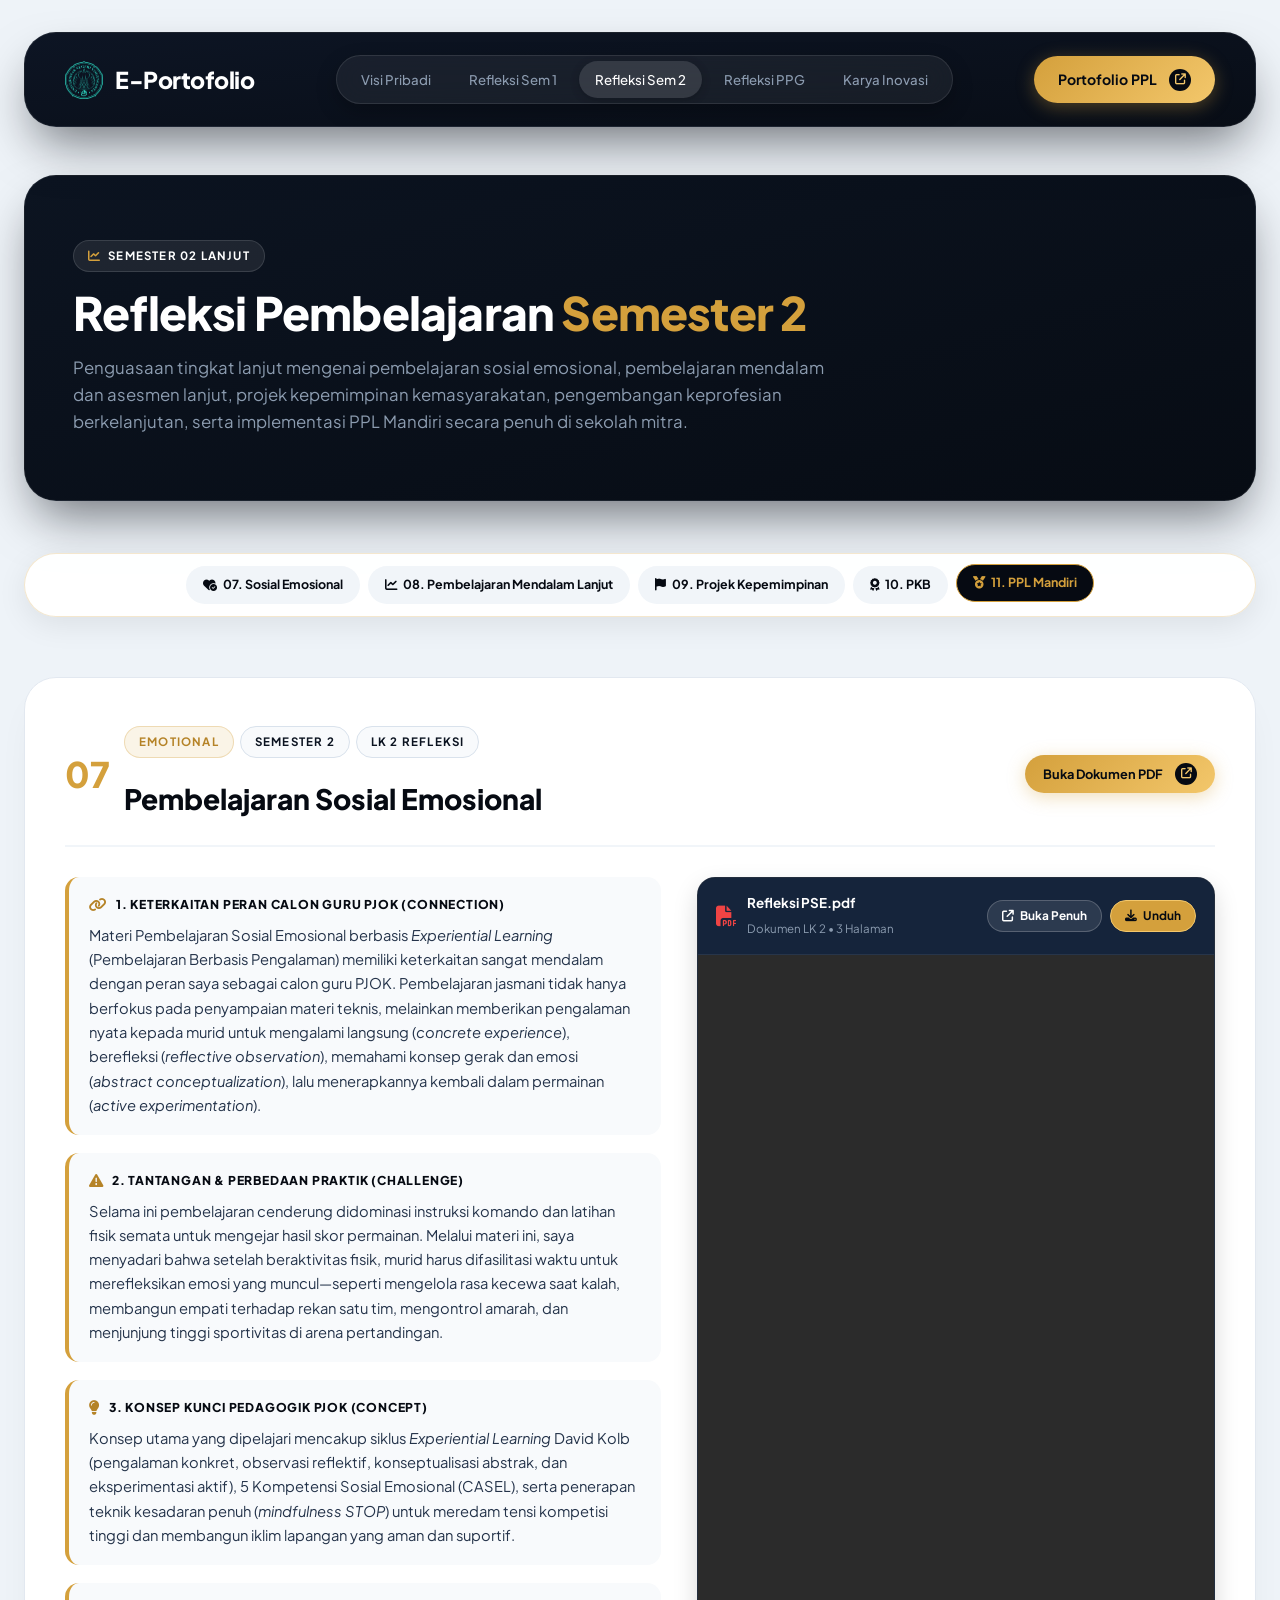
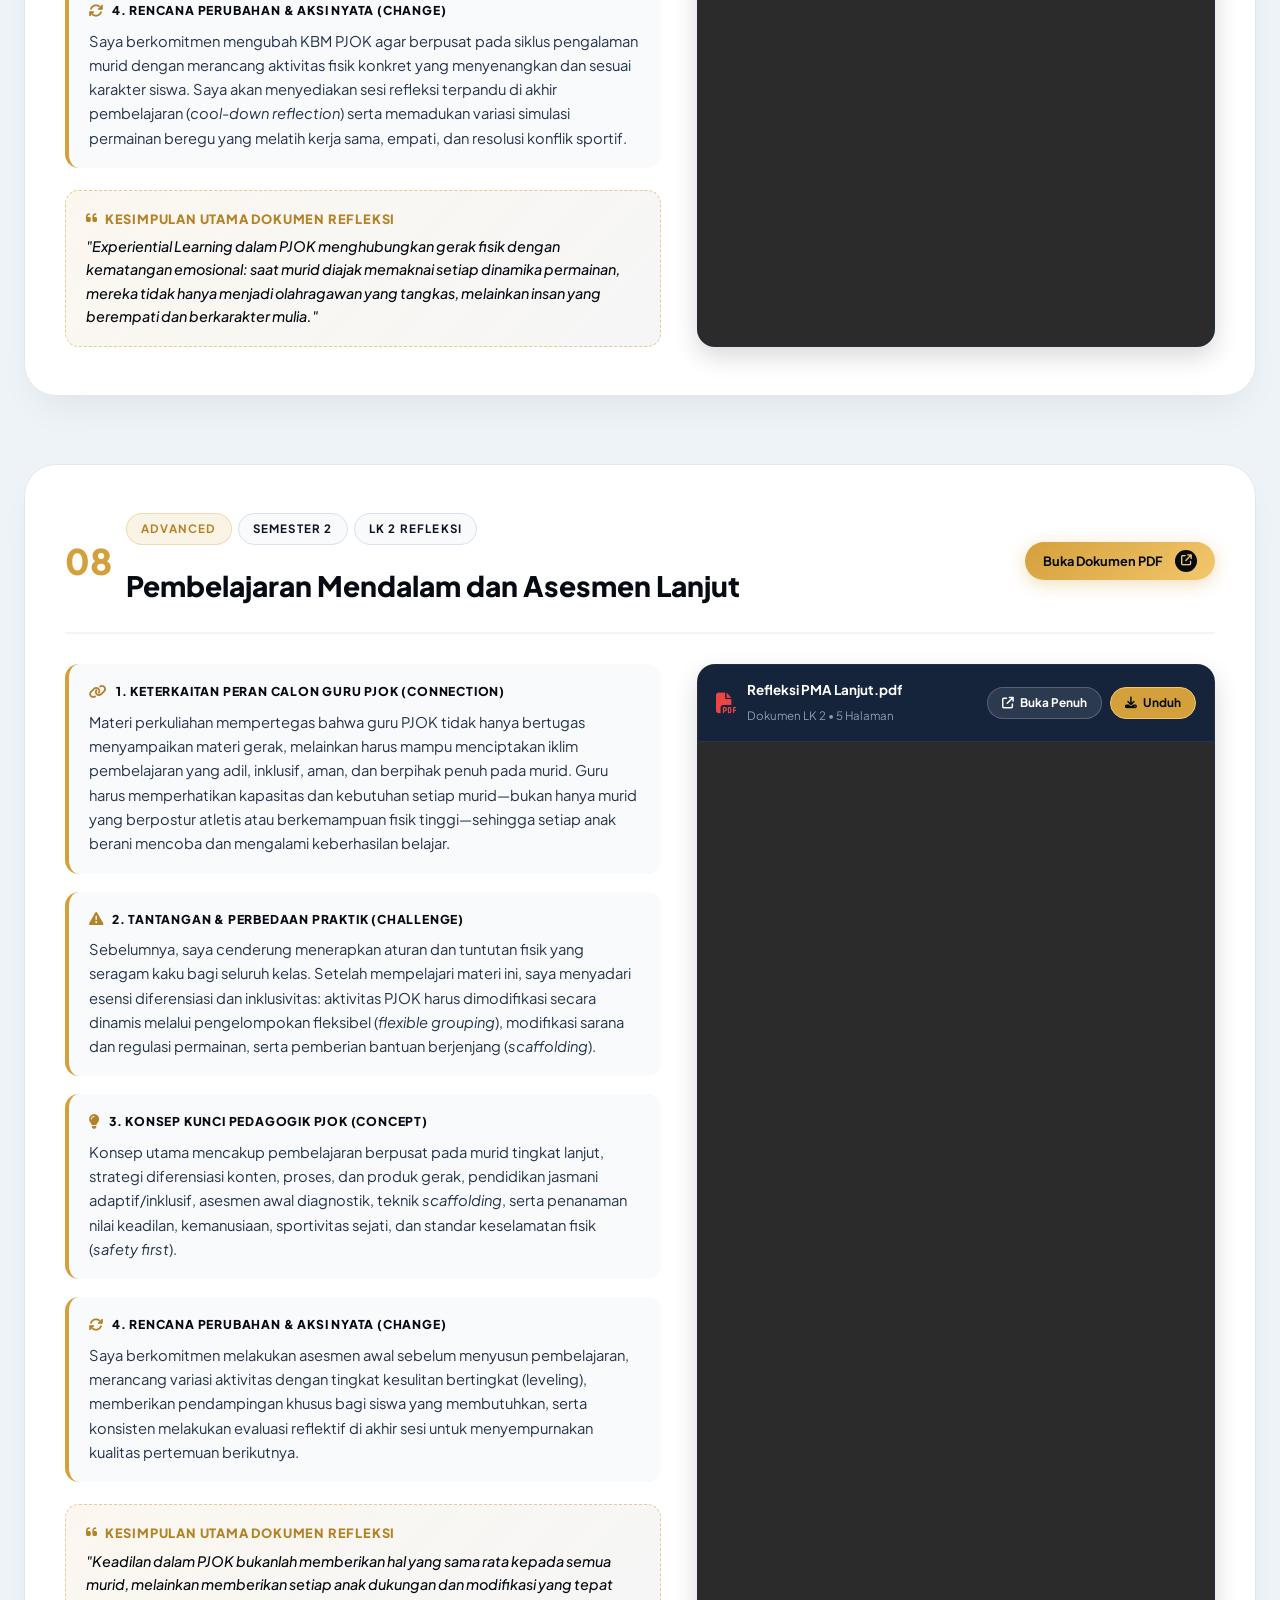
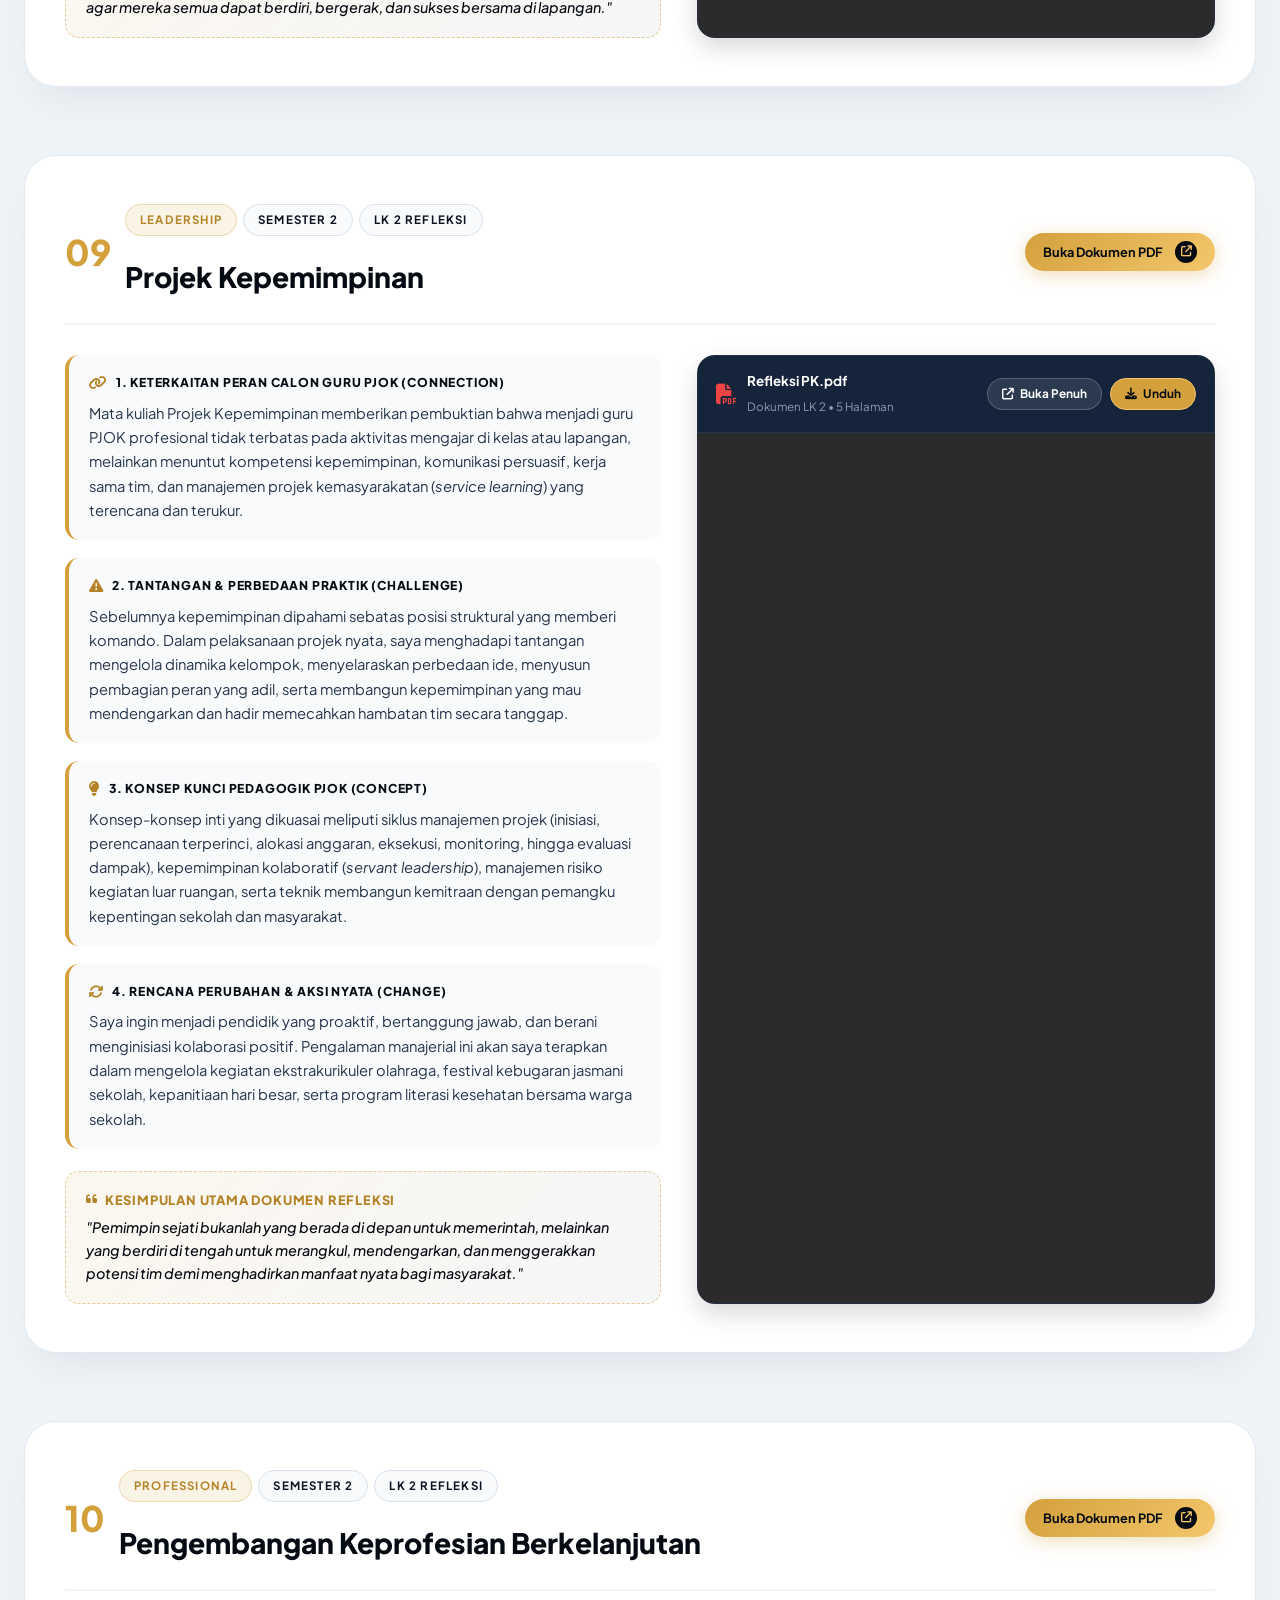
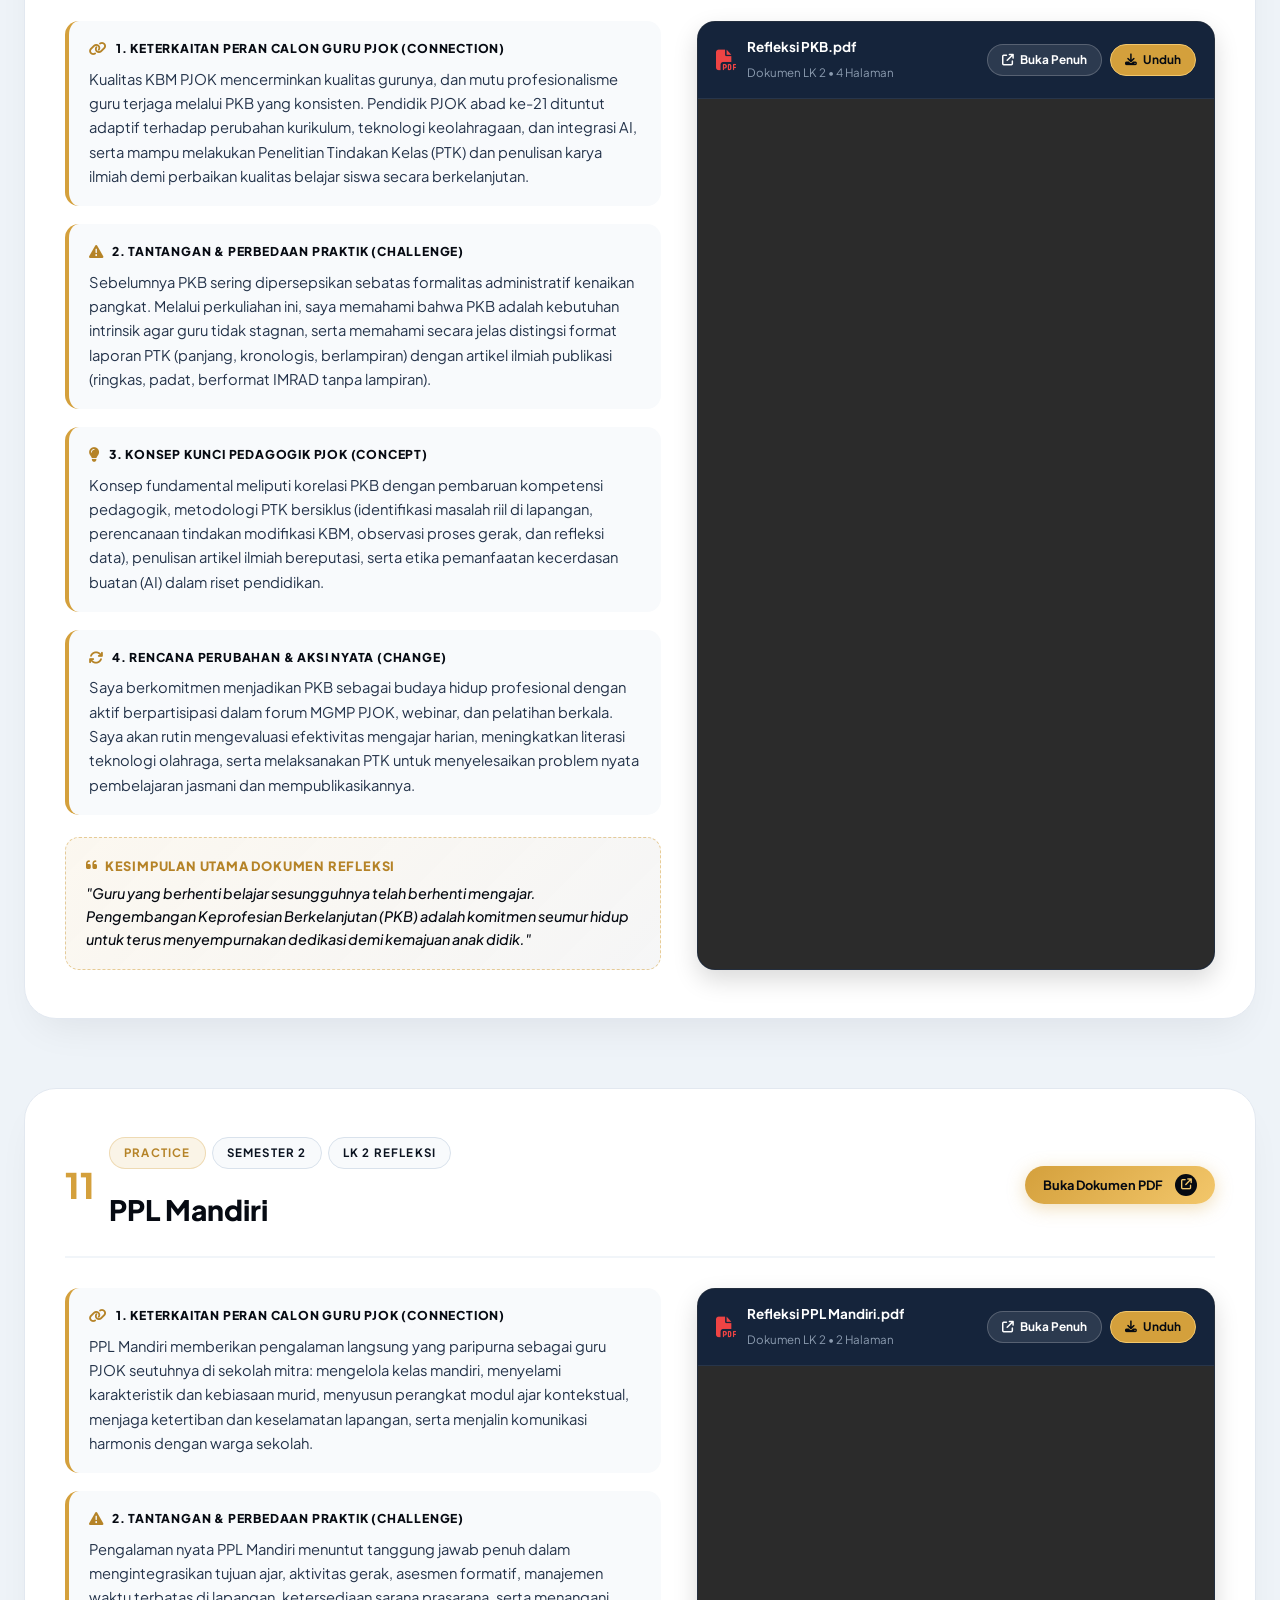
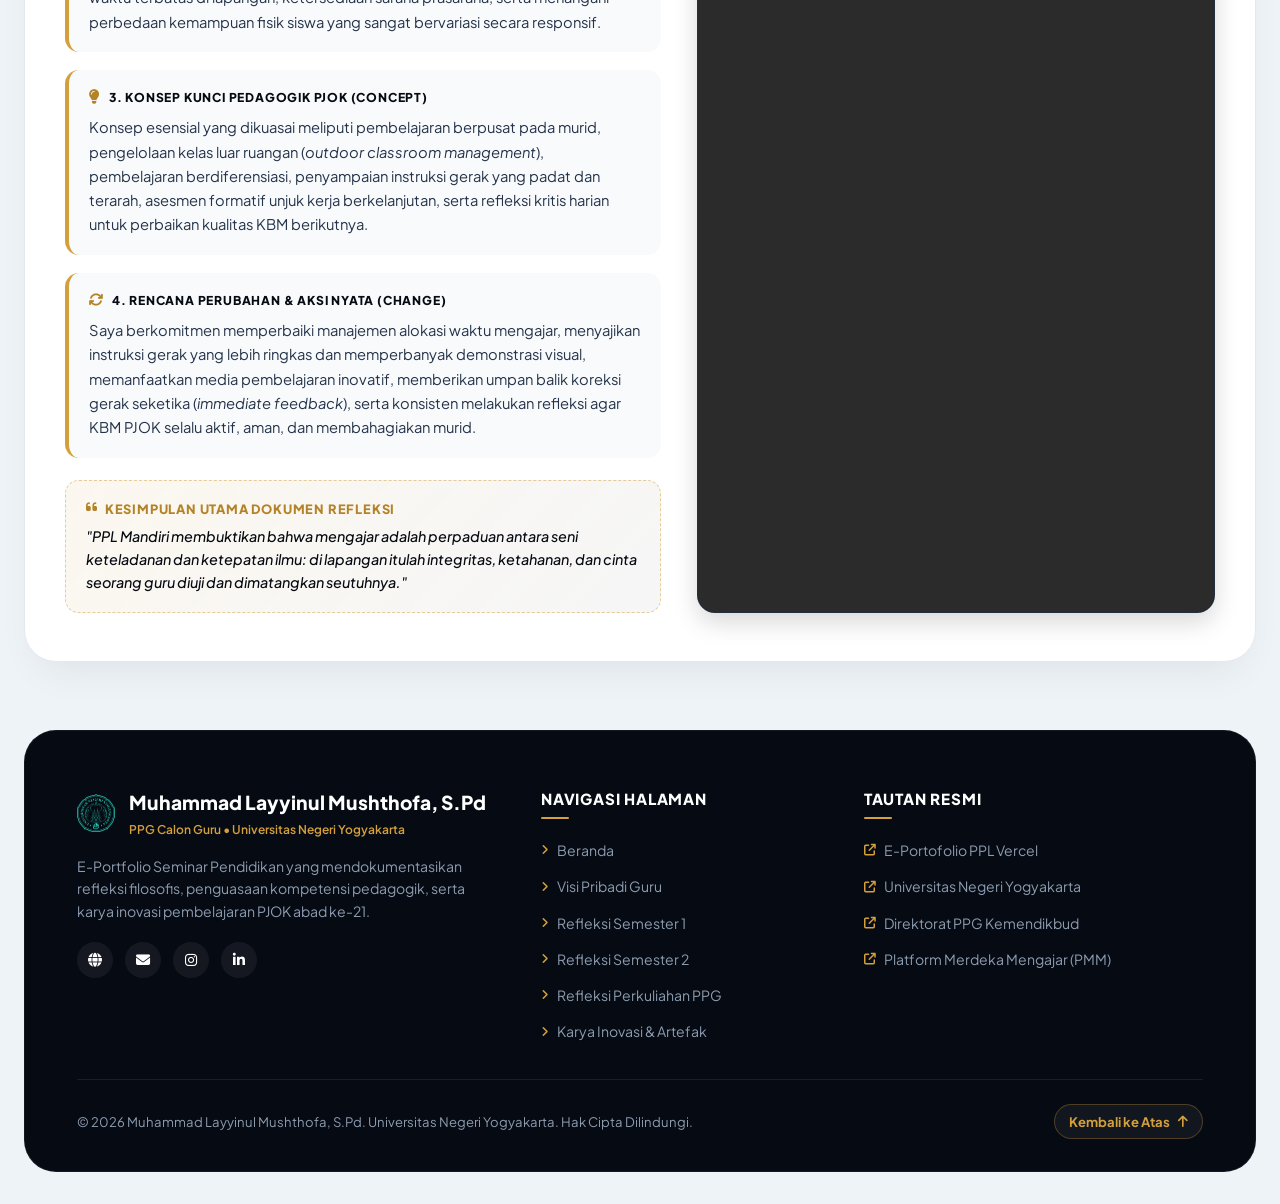
<file: refleksi2.html>
<!doctype html>
<html lang="id">
  <head>
    <meta charset="UTF-8" />
    <meta name="viewport" content="width=device-width, initial-scale=1.0" />
    <title>Refleksi Semester 2 | E-Portofolio Seminar Pendidikan</title>
    <meta name="description" content="Refleksi Perkuliahan &amp; Artefak Belajar Semester 2 - Mahasiswa PPG Calon Guru PJOK UNY." />

    <!-- Favicon -->
    <link rel="shortcut icon" href="images/Logo Uny outlitne.png" type="image/x-icon" />

    <!-- Google Fonts: Plus Jakarta Sans -->
    <link rel="preconnect" href="https://fonts.googleapis.com" />
    <link rel="preconnect" href="https://fonts.gstatic.com" crossorigin />
    <link href="https://fonts.googleapis.com/css2?family=Plus+Jakarta+Sans:ital,wght@0,300;0,400;0,500;0,600;0,700;0,800;1,400;1,600;1,700&display=swap" rel="stylesheet" />

    <!-- FontAwesome 6 -->
    <link rel="stylesheet" href="https://cdnjs.cloudflare.com/ajax/libs/font-awesome/6.5.1/css/all.min.css" />

    <!-- Custom CSS -->
    <link rel="stylesheet" href="css/style.css" />
  </head>
  <body>
    <!-- SIDE SCROLL PROGRESS BAR -->
    <div class="side-scroll-progress-bar" id="sideProgressBar"></div>

    <div class="page-wrapper">
      <!-- ==================== SUBPAGE NAVBAR WRAPPER ==================== -->
      <div class="subpage-nav-wrapper">
        <header class="hero-navbar">
          <!-- Logo & Brand Name -->
          <a href="index.html" class="nav-brand">
            <img src="images/Logo Uny outlitne.png" alt="Logo UNY" class="brand-logo-img" />
            <span class="brand-name">E-Portofolio</span>
          </a>

          <!-- Pill-Shaped Centered Navigation Bar -->
          <nav class="nav-pill-center" id="mainNav">
            <a href="visi.html" class="nav-link">Visi Pribadi</a>
            <a href="refleksi1.html" class="nav-link">Refleksi Sem 1</a>
            <a href="refleksi2.html" class="nav-link active">Refleksi Sem 2</a>
            <a href="refleksi-ppg.html" class="nav-link">Refleksi PPG</a>
            <a href="karya.html" class="nav-link">Karya Inovasi</a>
          </nav>

          <!-- Right Action: Gold CTA Pill Button with Micro-interactions -->
          <div class="nav-cta-wrap">
            <a href="https://e-protofolio-ppg-layyinul.vercel.app/" target="_blank" class="btn-gold nav-cta-btn">
              <span>Portofolio PPL</span>
              <span class="btn-gold-arrow"><i class="fa-solid fa-arrow-up-right-from-square"></i></span>
            </a>
            <!-- Mobile Menu Toggle Button -->
            <button class="mobile-nav-toggle" id="mobileMenuToggle" aria-label="Toggle Navigation">
              <i class="fa-solid fa-bars"></i>
            </button>
          </div>
        </header>

        <!-- Mobile Navigation Drawer -->
        <div class="mobile-menu-drawer" id="mobileDrawer">
          <a href="index.html">Beranda</a>
          <a href="visi.html">Visi Pribadi</a>
          <a href="refleksi1.html">Refleksi Sem 1</a>
          <a href="refleksi2.html" class="active">Refleksi Sem 2</a>
          <a href="refleksi-ppg.html">Refleksi PPG</a>
          <a href="karya.html">Karya Inovasi</a>
          <a href="https://e-protofolio-ppg-layyinul.vercel.app/" target="_blank">Lihat Portofolio PPL <i class="fa-solid fa-arrow-up-right-from-square"></i></a>
        </div>
      </div>

      <!-- ==================== SUBPAGE BANNER ==================== -->
      <section class="subpage-banner reveal-cascade">
        <div class="badge-pill badge-pill-dark">
          <i class="fa-solid fa-chart-line"></i> SEMESTER 02 LANJUT
        </div>
        <h1>
          Refleksi Pembelajaran <span class="gold text-gold">Semester 2</span>
        </h1>
        <p>
          Penguasaan tingkat lanjut mengenai pembelajaran sosial emosional, pembelajaran mendalam dan asesmen lanjut, projek kepemimpinan kemasyarakatan, pengembangan keprofesian berkelanjutan, serta implementasi PPL Mandiri secara penuh di sekolah mitra.
        </p>
      </section>

      <!-- ==================== QUICK JUMP NAV PILLS ==================== -->
      <div class="refleksi-quick-nav-wrap reveal-cascade">
        <nav class="refleksi-quick-nav" aria-label="Navigasi Cepat Mata Kuliah Semester 2">
          <a href="#mk-07" class="quick-nav-pill"><i class="fa-solid fa-heart-circle-check"></i> 07. Sosial Emosional</a>
          <a href="#mk-08" class="quick-nav-pill"><i class="fa-solid fa-chart-line"></i> 08. Pembelajaran Mendalam Lanjut</a>
          <a href="#mk-09" class="quick-nav-pill"><i class="fa-solid fa-flag"></i> 09. Projek Kepemimpinan</a>
          <a href="#mk-10" class="quick-nav-pill"><i class="fa-solid fa-award"></i> 10. PKB</a>
          <a href="#mk-11" class="quick-nav-pill"><i class="fa-solid fa-medal"></i> 11. PPL Mandiri</a>
        </nav>
      </div>

      <!-- ==========================================================================
           07. PEMBELAJARAN SOSIAL EMOSIONAL
           ========================================================================== -->
      <article class="refleksi-course-card reveal-cascade" id="mk-07">
        <header class="refleksi-course-header">
          <div class="refleksi-course-meta">
            <span class="refleksi-course-num">07</span>
            <div>
              <div style="display: flex; gap: 6px; align-items: center; margin-bottom: 4px;">
                <span class="badge-pill badge-pill-gold">EMOTIONAL</span>
                <span class="badge-pill badge-pill-light">SEMESTER 2</span>
                <span class="badge-pill badge-pill-light">LK 2 REFLEKSI</span>
              </div>
              <h2>Pembelajaran Sosial Emosional</h2>
            </div>
          </div>
          <div>
            <a href="Dokumen/Sem2/Refleksi%20PSE.pdf" target="_blank" class="btn-gold" style="font-size: 0.8rem; padding: 8px 18px;">
              <span>Buka Dokumen PDF</span>
              <span class="btn-gold-arrow"><i class="fa-solid fa-arrow-up-right-from-square"></i></span>
            </a>
          </div>
        </header>

        <div class="refleksi-course-grid">
          <!-- Kolom Kiri: Analisis 4C & Kesimpulan -->
          <div class="refleksi-analysis-box">
            <!-- 1. Connection -->
            <div class="refleksi-4c-item">
              <div class="refleksi-4c-label">
                <i class="fa-solid fa-link"></i> 1. Keterkaitan Peran Calon Guru PJOK (Connection)
              </div>
              <p class="refleksi-4c-text">
                Materi Pembelajaran Sosial Emosional berbasis <em>Experiential Learning</em> (Pembelajaran Berbasis Pengalaman) memiliki keterkaitan sangat mendalam dengan peran saya sebagai calon guru PJOK. Pembelajaran jasmani tidak hanya berfokus pada penyampaian materi teknis, melainkan memberikan pengalaman nyata kepada murid untuk mengalami langsung (<em>concrete experience</em>), berefleksi (<em>reflective observation</em>), memahami konsep gerak dan emosi (<em>abstract conceptualization</em>), lalu menerapkannya kembali dalam permainan (<em>active experimentation</em>).
              </p>
            </div>

            <!-- 2. Challenge -->
            <div class="refleksi-4c-item">
              <div class="refleksi-4c-label">
                <i class="fa-solid fa-triangle-exclamation"></i> 2. Tantangan &amp; Perbedaan Praktik (Challenge)
              </div>
              <p class="refleksi-4c-text">
                Selama ini pembelajaran cenderung didominasi instruksi komando dan latihan fisik semata untuk mengejar hasil skor permainan. Melalui materi ini, saya menyadari bahwa setelah beraktivitas fisik, murid harus difasilitasi waktu untuk merefleksikan emosi yang muncul—seperti mengelola rasa kecewa saat kalah, membangun empati terhadap rekan satu tim, mengontrol amarah, dan menjunjung tinggi sportivitas di arena pertandingan.
              </p>
            </div>

            <!-- 3. Concept -->
            <div class="refleksi-4c-item">
              <div class="refleksi-4c-label">
                <i class="fa-solid fa-lightbulb"></i> 3. Konsep Kunci Pedagogik PJOK (Concept)
              </div>
              <p class="refleksi-4c-text">
                Konsep utama yang dipelajari mencakup siklus <em>Experiential Learning</em> David Kolb (pengalaman konkret, observasi reflektif, konseptualisasi abstrak, dan eksperimentasi aktif), 5 Kompetensi Sosial Emosional (CASEL), serta penerapan teknik kesadaran penuh (<em>mindfulness STOP</em>) untuk meredam tensi kompetisi tinggi dan membangun iklim lapangan yang aman dan suportif.
              </p>
            </div>

            <!-- 4. Change -->
            <div class="refleksi-4c-item">
              <div class="refleksi-4c-label">
                <i class="fa-solid fa-arrows-rotate"></i> 4. Rencana Perubahan &amp; Aksi Nyata (Change)
              </div>
              <p class="refleksi-4c-text">
                Saya berkomitmen mengubah KBM PJOK agar berpusat pada siklus pengalaman murid dengan merancang aktivitas fisik konkret yang menyenangkan dan sesuai karakter siswa. Saya akan menyediakan sesi refleksi terpandu di akhir pembelajaran (<em>cool-down reflection</em>) serta memadukan variasi simulasi permainan beregu yang melatih kerja sama, empati, dan resolusi konflik sportif.
              </p>
            </div>

            <!-- Kesimpulan Utama -->
            <div class="refleksi-kesimpulan-card">
              <div class="refleksi-kesimpulan-title">
                <i class="fa-solid fa-quote-left"></i> Kesimpulan Utama Dokumen Refleksi
              </div>
              <p class="refleksi-kesimpulan-desc">
                "Experiential Learning dalam PJOK menghubungkan gerak fisik dengan kematangan emosional: saat murid diajak memaknai setiap dinamika permainan, mereka tidak hanya menjadi olahragawan yang tangkas, melainkan insan yang berempati dan berkarakter mulia."
              </p>
            </div>
          </div>

          <!-- Kolom Kanan: PDF Viewer Container -->
          <div class="refleksi-pdf-container">
            <div class="refleksi-pdf-toolbar">
              <div class="refleksi-pdf-info">
                <i class="fa-solid fa-file-pdf"></i>
                <div>
                  <div class="refleksi-pdf-title" title="Refleksi PSE.pdf">Refleksi PSE.pdf</div>
                  <small style="color: var(--text-muted-dark); font-size: 0.72rem;">Dokumen LK 2 &bull; 3 Halaman</small>
                </div>
              </div>
              <div class="refleksi-pdf-actions">
                <a href="Dokumen/Sem2/Refleksi%20PSE.pdf" target="_blank" class="btn-pdf-action btn-pdf-open" title="Buka Dokumen di Tab Baru">
                  <i class="fa-solid fa-arrow-up-right-from-square"></i>
                  <span>Buka Penuh</span>
                </a>
                <a href="Dokumen/Sem2/Refleksi%20PSE.pdf" download="Refleksi_PSE_Layyinul.pdf" class="btn-pdf-action btn-pdf-download" title="Unduh File PDF">
                  <i class="fa-solid fa-download"></i>
                  <span>Unduh</span>
                </a>
              </div>
            </div>
            <div class="refleksi-pdf-frame-wrap">
              <iframe
                src="Dokumen/Sem2/Refleksi%20PSE.pdf"
                class="refleksi-pdf-frame"
                title="Viewer PDF Pembelajaran Sosial Emosional"
                loading="lazy"
              >
                <p>Browser Anda tidak mendukung penampil PDF otomatis. Silakan <a href="Dokumen/Sem2/Refleksi%20PSE.pdf" target="_blank">klik di sini untuk melihat dokumen</a>.</p>
              </iframe>
            </div>
          </div>
        </div>
      </article>

      <!-- ==========================================================================
           08. PEMBELAJARAN MENDALAM DAN ASESMEN LANJUT
           ========================================================================== -->
      <article class="refleksi-course-card reveal-cascade" id="mk-08">
        <header class="refleksi-course-header">
          <div class="refleksi-course-meta">
            <span class="refleksi-course-num">08</span>
            <div>
              <div style="display: flex; gap: 6px; align-items: center; margin-bottom: 4px;">
                <span class="badge-pill badge-pill-gold">ADVANCED</span>
                <span class="badge-pill badge-pill-light">SEMESTER 2</span>
                <span class="badge-pill badge-pill-light">LK 2 REFLEKSI</span>
              </div>
              <h2>Pembelajaran Mendalam dan Asesmen Lanjut</h2>
            </div>
          </div>
          <div>
            <a href="Dokumen/Sem2/Refleksi%20PMA%20Lanjut.pdf" target="_blank" class="btn-gold" style="font-size: 0.8rem; padding: 8px 18px;">
              <span>Buka Dokumen PDF</span>
              <span class="btn-gold-arrow"><i class="fa-solid fa-arrow-up-right-from-square"></i></span>
            </a>
          </div>
        </header>

        <div class="refleksi-course-grid">
          <!-- Kolom Kiri: Analisis 4C & Kesimpulan -->
          <div class="refleksi-analysis-box">
            <!-- 1. Connection -->
            <div class="refleksi-4c-item">
              <div class="refleksi-4c-label">
                <i class="fa-solid fa-link"></i> 1. Keterkaitan Peran Calon Guru PJOK (Connection)
              </div>
              <p class="refleksi-4c-text">
                Materi perkuliahan mempertegas bahwa guru PJOK tidak hanya bertugas menyampaikan materi gerak, melainkan harus mampu menciptakan iklim pembelajaran yang adil, inklusif, aman, dan berpihak penuh pada murid. Guru harus memperhatikan kapasitas dan kebutuhan setiap murid—bukan hanya murid yang berpostur atletis atau berkemampuan fisik tinggi—sehingga setiap anak berani mencoba dan mengalami keberhasilan belajar.
              </p>
            </div>

            <!-- 2. Challenge -->
            <div class="refleksi-4c-item">
              <div class="refleksi-4c-label">
                <i class="fa-solid fa-triangle-exclamation"></i> 2. Tantangan &amp; Perbedaan Praktik (Challenge)
              </div>
              <p class="refleksi-4c-text">
                Sebelumnya, saya cenderung menerapkan aturan dan tuntutan fisik yang seragam kaku bagi seluruh kelas. Setelah mempelajari materi ini, saya menyadari esensi diferensiasi dan inklusivitas: aktivitas PJOK harus dimodifikasi secara dinamis melalui pengelompokan fleksibel (<em>flexible grouping</em>), modifikasi sarana dan regulasi permainan, serta pemberian bantuan berjenjang (<em>scaffolding</em>).
              </p>
            </div>

            <!-- 3. Concept -->
            <div class="refleksi-4c-item">
              <div class="refleksi-4c-label">
                <i class="fa-solid fa-lightbulb"></i> 3. Konsep Kunci Pedagogik PJOK (Concept)
              </div>
              <p class="refleksi-4c-text">
                Konsep utama mencakup pembelajaran berpusat pada murid tingkat lanjut, strategi diferensiasi konten, proses, dan produk gerak, pendidikan jasmani adaptif/inklusif, asesmen awal diagnostik, teknik <em>scaffolding</em>, serta penanaman nilai keadilan, kemanusiaan, sportivitas sejati, dan standar keselamatan fisik (<em>safety first</em>).
              </p>
            </div>

            <!-- 4. Change -->
            <div class="refleksi-4c-item">
              <div class="refleksi-4c-label">
                <i class="fa-solid fa-arrows-rotate"></i> 4. Rencana Perubahan &amp; Aksi Nyata (Change)
              </div>
              <p class="refleksi-4c-text">
                Saya berkomitmen melakukan asesmen awal sebelum menyusun pembelajaran, merancang variasi aktivitas dengan tingkat kesulitan bertingkat (leveling), memberikan pendampingan khusus bagi siswa yang membutuhkan, serta konsisten melakukan evaluasi reflektif di akhir sesi untuk menyempurnakan kualitas pertemuan berikutnya.
              </p>
            </div>

            <!-- Kesimpulan Utama -->
            <div class="refleksi-kesimpulan-card">
              <div class="refleksi-kesimpulan-title">
                <i class="fa-solid fa-quote-left"></i> Kesimpulan Utama Dokumen Refleksi
              </div>
              <p class="refleksi-kesimpulan-desc">
                "Keadilan dalam PJOK bukanlah memberikan hal yang sama rata kepada semua murid, melainkan memberikan setiap anak dukungan dan modifikasi yang tepat agar mereka semua dapat berdiri, bergerak, dan sukses bersama di lapangan."
              </p>
            </div>
          </div>

          <!-- Kolom Kanan: PDF Viewer Container -->
          <div class="refleksi-pdf-container">
            <div class="refleksi-pdf-toolbar">
              <div class="refleksi-pdf-info">
                <i class="fa-solid fa-file-pdf"></i>
                <div>
                  <div class="refleksi-pdf-title" title="Refleksi PMA Lanjut.pdf">Refleksi PMA Lanjut.pdf</div>
                  <small style="color: var(--text-muted-dark); font-size: 0.72rem;">Dokumen LK 2 &bull; 5 Halaman</small>
                </div>
              </div>
              <div class="refleksi-pdf-actions">
                <a href="Dokumen/Sem2/Refleksi%20PMA%20Lanjut.pdf" target="_blank" class="btn-pdf-action btn-pdf-open" title="Buka Dokumen di Tab Baru">
                  <i class="fa-solid fa-arrow-up-right-from-square"></i>
                  <span>Buka Penuh</span>
                </a>
                <a href="Dokumen/Sem2/Refleksi%20PMA%20Lanjut.pdf" download="Refleksi_PMA_Lanjut_Layyinul.pdf" class="btn-pdf-action btn-pdf-download" title="Unduh File PDF">
                  <i class="fa-solid fa-download"></i>
                  <span>Unduh</span>
                </a>
              </div>
            </div>
            <div class="refleksi-pdf-frame-wrap">
              <iframe
                src="Dokumen/Sem2/Refleksi%20PMA%20Lanjut.pdf"
                class="refleksi-pdf-frame"
                title="Viewer PDF Pembelajaran Mendalam dan Asesmen Lanjut"
                loading="lazy"
              >
                <p>Browser Anda tidak mendukung penampil PDF otomatis. Silakan <a href="Dokumen/Sem2/Refleksi%20PMA%20Lanjut.pdf" target="_blank">klik di sini untuk melihat dokumen</a>.</p>
              </iframe>
            </div>
          </div>
        </div>
      </article>

      <!-- ==========================================================================
           09. PROJEK KEPEMIMPINAN
           ========================================================================== -->
      <article class="refleksi-course-card reveal-cascade" id="mk-09">
        <header class="refleksi-course-header">
          <div class="refleksi-course-meta">
            <span class="refleksi-course-num">09</span>
            <div>
              <div style="display: flex; gap: 6px; align-items: center; margin-bottom: 4px;">
                <span class="badge-pill badge-pill-gold">LEADERSHIP</span>
                <span class="badge-pill badge-pill-light">SEMESTER 2</span>
                <span class="badge-pill badge-pill-light">LK 2 REFLEKSI</span>
              </div>
              <h2>Projek Kepemimpinan</h2>
            </div>
          </div>
          <div>
            <a href="Dokumen/Sem2/Refleksi%20PK.pdf" target="_blank" class="btn-gold" style="font-size: 0.8rem; padding: 8px 18px;">
              <span>Buka Dokumen PDF</span>
              <span class="btn-gold-arrow"><i class="fa-solid fa-arrow-up-right-from-square"></i></span>
            </a>
          </div>
        </header>

        <div class="refleksi-course-grid">
          <!-- Kolom Kiri: Analisis 4C & Kesimpulan -->
          <div class="refleksi-analysis-box">
            <!-- 1. Connection -->
            <div class="refleksi-4c-item">
              <div class="refleksi-4c-label">
                <i class="fa-solid fa-link"></i> 1. Keterkaitan Peran Calon Guru PJOK (Connection)
              </div>
              <p class="refleksi-4c-text">
                Mata kuliah Projek Kepemimpinan memberikan pembuktian bahwa menjadi guru PJOK profesional tidak terbatas pada aktivitas mengajar di kelas atau lapangan, melainkan menuntut kompetensi kepemimpinan, komunikasi persuasif, kerja sama tim, dan manajemen projek kemasyarakatan (<em>service learning</em>) yang terencana dan terukur.
              </p>
            </div>

            <!-- 2. Challenge -->
            <div class="refleksi-4c-item">
              <div class="refleksi-4c-label">
                <i class="fa-solid fa-triangle-exclamation"></i> 2. Tantangan &amp; Perbedaan Praktik (Challenge)
              </div>
              <p class="refleksi-4c-text">
                Sebelumnya kepemimpinan dipahami sebatas posisi struktural yang memberi komando. Dalam pelaksanaan projek nyata, saya menghadapi tantangan mengelola dinamika kelompok, menyelaraskan perbedaan ide, menyusun pembagian peran yang adil, serta membangun kepemimpinan yang mau mendengarkan dan hadir memecahkan hambatan tim secara tanggap.
              </p>
            </div>

            <!-- 3. Concept -->
            <div class="refleksi-4c-item">
              <div class="refleksi-4c-label">
                <i class="fa-solid fa-lightbulb"></i> 3. Konsep Kunci Pedagogik PJOK (Concept)
              </div>
              <p class="refleksi-4c-text">
                Konsep-konsep inti yang dikuasai meliputi siklus manajemen projek (inisiasi, perencanaan terperinci, alokasi anggaran, eksekusi, monitoring, hingga evaluasi dampak), kepemimpinan kolaboratif (<em>servant leadership</em>), manajemen risiko kegiatan luar ruangan, serta teknik membangun kemitraan dengan pemangku kepentingan sekolah dan masyarakat.
              </p>
            </div>

            <!-- 4. Change -->
            <div class="refleksi-4c-item">
              <div class="refleksi-4c-label">
                <i class="fa-solid fa-arrows-rotate"></i> 4. Rencana Perubahan &amp; Aksi Nyata (Change)
              </div>
              <p class="refleksi-4c-text">
                Saya ingin menjadi pendidik yang proaktif, bertanggung jawab, dan berani menginisiasi kolaborasi positif. Pengalaman manajerial ini akan saya terapkan dalam mengelola kegiatan ekstrakurikuler olahraga, festival kebugaran jasmani sekolah, kepanitiaan hari besar, serta program literasi kesehatan bersama warga sekolah.
              </p>
            </div>

            <!-- Kesimpulan Utama -->
            <div class="refleksi-kesimpulan-card">
              <div class="refleksi-kesimpulan-title">
                <i class="fa-solid fa-quote-left"></i> Kesimpulan Utama Dokumen Refleksi
              </div>
              <p class="refleksi-kesimpulan-desc">
                "Pemimpin sejati bukanlah yang berada di depan untuk memerintah, melainkan yang berdiri di tengah untuk merangkul, mendengarkan, dan menggerakkan potensi tim demi menghadirkan manfaat nyata bagi masyarakat."
              </p>
            </div>
          </div>

          <!-- Kolom Kanan: PDF Viewer Container -->
          <div class="refleksi-pdf-container">
            <div class="refleksi-pdf-toolbar">
              <div class="refleksi-pdf-info">
                <i class="fa-solid fa-file-pdf"></i>
                <div>
                  <div class="refleksi-pdf-title" title="Refleksi PK.pdf">Refleksi PK.pdf</div>
                  <small style="color: var(--text-muted-dark); font-size: 0.72rem;">Dokumen LK 2 &bull; 5 Halaman</small>
                </div>
              </div>
              <div class="refleksi-pdf-actions">
                <a href="Dokumen/Sem2/Refleksi%20PK.pdf" target="_blank" class="btn-pdf-action btn-pdf-open" title="Buka Dokumen di Tab Baru">
                  <i class="fa-solid fa-arrow-up-right-from-square"></i>
                  <span>Buka Penuh</span>
                </a>
                <a href="Dokumen/Sem2/Refleksi%20PK.pdf" download="Refleksi_PK_Layyinul.pdf" class="btn-pdf-action btn-pdf-download" title="Unduh File PDF">
                  <i class="fa-solid fa-download"></i>
                  <span>Unduh</span>
                </a>
              </div>
            </div>
            <div class="refleksi-pdf-frame-wrap">
              <iframe
                src="Dokumen/Sem2/Refleksi%20PK.pdf"
                class="refleksi-pdf-frame"
                title="Viewer PDF Projek Kepemimpinan"
                loading="lazy"
              >
                <p>Browser Anda tidak mendukung penampil PDF otomatis. Silakan <a href="Dokumen/Sem2/Refleksi%20PK.pdf" target="_blank">klik di sini untuk melihat dokumen</a>.</p>
              </iframe>
            </div>
          </div>
        </div>
      </article>

      <!-- ==========================================================================
           10. PENGEMBANGAN KEPROFESIAN BERKELANJUTAN (PKB)
           ========================================================================== -->
      <article class="refleksi-course-card reveal-cascade" id="mk-10">
        <header class="refleksi-course-header">
          <div class="refleksi-course-meta">
            <span class="refleksi-course-num">10</span>
            <div>
              <div style="display: flex; gap: 6px; align-items: center; margin-bottom: 4px;">
                <span class="badge-pill badge-pill-gold">PROFESSIONAL</span>
                <span class="badge-pill badge-pill-light">SEMESTER 2</span>
                <span class="badge-pill badge-pill-light">LK 2 REFLEKSI</span>
              </div>
              <h2>Pengembangan Keprofesian Berkelanjutan</h2>
            </div>
          </div>
          <div>
            <a href="Dokumen/Sem2/Refleksi%20PKB.pdf" target="_blank" class="btn-gold" style="font-size: 0.8rem; padding: 8px 18px;">
              <span>Buka Dokumen PDF</span>
              <span class="btn-gold-arrow"><i class="fa-solid fa-arrow-up-right-from-square"></i></span>
            </a>
          </div>
        </header>

        <div class="refleksi-course-grid">
          <!-- Kolom Kiri: Analisis 4C & Kesimpulan -->
          <div class="refleksi-analysis-box">
            <!-- 1. Connection -->
            <div class="refleksi-4c-item">
              <div class="refleksi-4c-label">
                <i class="fa-solid fa-link"></i> 1. Keterkaitan Peran Calon Guru PJOK (Connection)
              </div>
              <p class="refleksi-4c-text">
                Kualitas KBM PJOK mencerminkan kualitas gurunya, dan mutu profesionalisme guru terjaga melalui PKB yang konsisten. Pendidik PJOK abad ke-21 dituntut adaptif terhadap perubahan kurikulum, teknologi keolahragaan, dan integrasi AI, serta mampu melakukan Penelitian Tindakan Kelas (PTK) dan penulisan karya ilmiah demi perbaikan kualitas belajar siswa secara berkelanjutan.
              </p>
            </div>

            <!-- 2. Challenge -->
            <div class="refleksi-4c-item">
              <div class="refleksi-4c-label">
                <i class="fa-solid fa-triangle-exclamation"></i> 2. Tantangan &amp; Perbedaan Praktik (Challenge)
              </div>
              <p class="refleksi-4c-text">
                Sebelumnya PKB sering dipersepsikan sebatas formalitas administratif kenaikan pangkat. Melalui perkuliahan ini, saya memahami bahwa PKB adalah kebutuhan intrinsik agar guru tidak stagnan, serta memahami secara jelas distingsi format laporan PTK (panjang, kronologis, berlampiran) dengan artikel ilmiah publikasi (ringkas, padat, berformat IMRAD tanpa lampiran).
              </p>
            </div>

            <!-- 3. Concept -->
            <div class="refleksi-4c-item">
              <div class="refleksi-4c-label">
                <i class="fa-solid fa-lightbulb"></i> 3. Konsep Kunci Pedagogik PJOK (Concept)
              </div>
              <p class="refleksi-4c-text">
                Konsep fundamental meliputi korelasi PKB dengan pembaruan kompetensi pedagogik, metodologi PTK bersiklus (identifikasi masalah riil di lapangan, perencanaan tindakan modifikasi KBM, observasi proses gerak, dan refleksi data), penulisan artikel ilmiah bereputasi, serta etika pemanfaatan kecerdasan buatan (AI) dalam riset pendidikan.
              </p>
            </div>

            <!-- 4. Change -->
            <div class="refleksi-4c-item">
              <div class="refleksi-4c-label">
                <i class="fa-solid fa-arrows-rotate"></i> 4. Rencana Perubahan &amp; Aksi Nyata (Change)
              </div>
              <p class="refleksi-4c-text">
                Saya berkomitmen menjadikan PKB sebagai budaya hidup profesional dengan aktif berpartisipasi dalam forum MGMP PJOK, webinar, dan pelatihan berkala. Saya akan rutin mengevaluasi efektivitas mengajar harian, meningkatkan literasi teknologi olahraga, serta melaksanakan PTK untuk menyelesaikan problem nyata pembelajaran jasmani dan mempublikasikannya.
              </p>
            </div>

            <!-- Kesimpulan Utama -->
            <div class="refleksi-kesimpulan-card">
              <div class="refleksi-kesimpulan-title">
                <i class="fa-solid fa-quote-left"></i> Kesimpulan Utama Dokumen Refleksi
              </div>
              <p class="refleksi-kesimpulan-desc">
                "Guru yang berhenti belajar sesungguhnya telah berhenti mengajar. Pengembangan Keprofesian Berkelanjutan (PKB) adalah komitmen seumur hidup untuk terus menyempurnakan dedikasi demi kemajuan anak didik."
              </p>
            </div>
          </div>

          <!-- Kolom Kanan: PDF Viewer Container -->
          <div class="refleksi-pdf-container">
            <div class="refleksi-pdf-toolbar">
              <div class="refleksi-pdf-info">
                <i class="fa-solid fa-file-pdf"></i>
                <div>
                  <div class="refleksi-pdf-title" title="Refleksi PKB.pdf">Refleksi PKB.pdf</div>
                  <small style="color: var(--text-muted-dark); font-size: 0.72rem;">Dokumen LK 2 &bull; 4 Halaman</small>
                </div>
              </div>
              <div class="refleksi-pdf-actions">
                <a href="Dokumen/Sem2/Refleksi%20PKB.pdf" target="_blank" class="btn-pdf-action btn-pdf-open" title="Buka Dokumen di Tab Baru">
                  <i class="fa-solid fa-arrow-up-right-from-square"></i>
                  <span>Buka Penuh</span>
                </a>
                <a href="Dokumen/Sem2/Refleksi%20PKB.pdf" download="Refleksi_PKB_Layyinul.pdf" class="btn-pdf-action btn-pdf-download" title="Unduh File PDF">
                  <i class="fa-solid fa-download"></i>
                  <span>Unduh</span>
                </a>
              </div>
            </div>
            <div class="refleksi-pdf-frame-wrap">
              <iframe
                src="Dokumen/Sem2/Refleksi%20PKB.pdf"
                class="refleksi-pdf-frame"
                title="Viewer PDF Pengembangan Keprofesian Berkelanjutan"
                loading="lazy"
              >
                <p>Browser Anda tidak mendukung penampil PDF otomatis. Silakan <a href="Dokumen/Sem2/Refleksi%20PKB.pdf" target="_blank">klik di sini untuk melihat dokumen</a>.</p>
              </iframe>
            </div>
          </div>
        </div>
      </article>

      <!-- ==========================================================================
           11. PPL MANDIRI
           ========================================================================== -->
      <article class="refleksi-course-card reveal-cascade" id="mk-11">
        <header class="refleksi-course-header">
          <div class="refleksi-course-meta">
            <span class="refleksi-course-num">11</span>
            <div>
              <div style="display: flex; gap: 6px; align-items: center; margin-bottom: 4px;">
                <span class="badge-pill badge-pill-gold">PRACTICE</span>
                <span class="badge-pill badge-pill-light">SEMESTER 2</span>
                <span class="badge-pill badge-pill-light">LK 2 REFLEKSI</span>
              </div>
              <h2>PPL Mandiri</h2>
            </div>
          </div>
          <div>
            <a href="Dokumen/Sem2/Refleksi%20PPL%20Mandiri.pdf" target="_blank" class="btn-gold" style="font-size: 0.8rem; padding: 8px 18px;">
              <span>Buka Dokumen PDF</span>
              <span class="btn-gold-arrow"><i class="fa-solid fa-arrow-up-right-from-square"></i></span>
            </a>
          </div>
        </header>

        <div class="refleksi-course-grid">
          <!-- Kolom Kiri: Analisis 4C & Kesimpulan -->
          <div class="refleksi-analysis-box">
            <!-- 1. Connection -->
            <div class="refleksi-4c-item">
              <div class="refleksi-4c-label">
                <i class="fa-solid fa-link"></i> 1. Keterkaitan Peran Calon Guru PJOK (Connection)
              </div>
              <p class="refleksi-4c-text">
                PPL Mandiri memberikan pengalaman langsung yang paripurna sebagai guru PJOK seutuhnya di sekolah mitra: mengelola kelas mandiri, menyelami karakteristik dan kebiasaan murid, menyusun perangkat modul ajar kontekstual, menjaga ketertiban dan keselamatan lapangan, serta menjalin komunikasi harmonis dengan warga sekolah.
              </p>
            </div>

            <!-- 2. Challenge -->
            <div class="refleksi-4c-item">
              <div class="refleksi-4c-label">
                <i class="fa-solid fa-triangle-exclamation"></i> 2. Tantangan &amp; Perbedaan Praktik (Challenge)
              </div>
              <p class="refleksi-4c-text">
                Pengalaman nyata PPL Mandiri menuntut tanggung jawab penuh dalam mengintegrasikan tujuan ajar, aktivitas gerak, asesmen formatif, manajemen waktu terbatas di lapangan, ketersediaan sarana prasarana, serta menangani perbedaan kemampuan fisik siswa yang sangat bervariasi secara responsif.
              </p>
            </div>

            <!-- 3. Concept -->
            <div class="refleksi-4c-item">
              <div class="refleksi-4c-label">
                <i class="fa-solid fa-lightbulb"></i> 3. Konsep Kunci Pedagogik PJOK (Concept)
              </div>
              <p class="refleksi-4c-text">
                Konsep esensial yang dikuasai meliputi pembelajaran berpusat pada murid, pengelolaan kelas luar ruangan (<em>outdoor classroom management</em>), pembelajaran berdiferensiasi, penyampaian instruksi gerak yang padat dan terarah, asesmen formatif unjuk kerja berkelanjutan, serta refleksi kritis harian untuk perbaikan kualitas KBM berikutnya.
              </p>
            </div>

            <!-- 4. Change -->
            <div class="refleksi-4c-item">
              <div class="refleksi-4c-label">
                <i class="fa-solid fa-arrows-rotate"></i> 4. Rencana Perubahan &amp; Aksi Nyata (Change)
              </div>
              <p class="refleksi-4c-text">
                Saya berkomitmen memperbaiki manajemen alokasi waktu mengajar, menyajikan instruksi gerak yang lebih ringkas dan memperbanyak demonstrasi visual, memanfaatkan media pembelajaran inovatif, memberikan umpan balik koreksi gerak seketika (<em>immediate feedback</em>), serta konsisten melakukan refleksi agar KBM PJOK selalu aktif, aman, dan membahagiakan murid.
              </p>
            </div>

            <!-- Kesimpulan Utama -->
            <div class="refleksi-kesimpulan-card">
              <div class="refleksi-kesimpulan-title">
                <i class="fa-solid fa-quote-left"></i> Kesimpulan Utama Dokumen Refleksi
              </div>
              <p class="refleksi-kesimpulan-desc">
                "PPL Mandiri membuktikan bahwa mengajar adalah perpaduan antara seni keteladanan dan ketepatan ilmu: di lapangan itulah integritas, ketahanan, dan cinta seorang guru diuji dan dimatangkan seutuhnya."
              </p>
            </div>
          </div>

          <!-- Kolom Kanan: PDF Viewer Container -->
          <div class="refleksi-pdf-container">
            <div class="refleksi-pdf-toolbar">
              <div class="refleksi-pdf-info">
                <i class="fa-solid fa-file-pdf"></i>
                <div>
                  <div class="refleksi-pdf-title" title="Refleksi PPL Mandiri.pdf">Refleksi PPL Mandiri.pdf</div>
                  <small style="color: var(--text-muted-dark); font-size: 0.72rem;">Dokumen LK 2 &bull; 2 Halaman</small>
                </div>
              </div>
              <div class="refleksi-pdf-actions">
                <a href="Dokumen/Sem2/Refleksi%20PPL%20Mandiri.pdf" target="_blank" class="btn-pdf-action btn-pdf-open" title="Buka Dokumen di Tab Baru">
                  <i class="fa-solid fa-arrow-up-right-from-square"></i>
                  <span>Buka Penuh</span>
                </a>
                <a href="Dokumen/Sem2/Refleksi%20PPL%20Mandiri.pdf" download="Refleksi_PPL_Mandiri_Layyinul.pdf" class="btn-pdf-action btn-pdf-download" title="Unduh File PDF">
                  <i class="fa-solid fa-download"></i>
                  <span>Unduh</span>
                </a>
              </div>
            </div>
            <div class="refleksi-pdf-frame-wrap">
              <iframe
                src="Dokumen/Sem2/Refleksi%20PPL%20Mandiri.pdf"
                class="refleksi-pdf-frame"
                title="Viewer PDF Praktik Pengalaman Lapangan Mandiri"
                loading="lazy"
              >
                <p>Browser Anda tidak mendukung penampil PDF otomatis. Silakan <a href="Dokumen/Sem2/Refleksi%20PPL%20Mandiri.pdf" target="_blank">klik di sini untuk melihat dokumen</a>.</p>
              </iframe>
            </div>
          </div>
        </div>
      </article>

      <!-- ==================== FOOTER ==================== -->
      <footer class="site-footer reveal-cascade">
        <div class="footer-grid">
          <!-- Col 1: Brand Info -->
          <div class="footer-col-brand">
            <div class="footer-brand">
              <img src="images/Logo Uny outlitne.png" alt="Logo UNY" class="brand-logo-img" />
              <div>
                <span class="footer-brand-name">Muhammad Layyinul Mushthofa, S.Pd</span>
                <span class="footer-brand-sub">PPG Calon Guru &bull; Universitas Negeri Yogyakarta</span>
              </div>
            </div>
            <p class="footer-brand-desc">
              E-Portfolio Seminar Pendidikan yang mendokumentasikan refleksi filosofis, penguasaan kompetensi pedagogik, serta karya inovasi pembelajaran PJOK abad ke-21.
            </p>
            <div class="footer-social-icons">
              <a href="https://e-protofolio-ppg-layyinul.vercel.app/" target="_blank" title="E-Portfolio PPL Vercel" aria-label="Vercel">
                <i class="fa-solid fa-globe"></i>
              </a>
              <a href="mailto:layyinulmushthofa@gmail.com" title="Email Kontak" aria-label="Email">
                <i class="fa-solid fa-envelope"></i>
              </a>
              <a href="https://www.instagram.com/" target="_blank" title="Instagram" aria-label="Instagram">
                <i class="fa-brands fa-instagram"></i>
              </a>
              <a href="https://www.linkedin.com/" target="_blank" title="LinkedIn" aria-label="LinkedIn">
                <i class="fa-brands fa-linkedin-in"></i>
              </a>
            </div>
          </div>

          <!-- Col 2: Navigasi Cepat -->
          <div class="footer-col-nav">
            <h4 class="footer-heading">Navigasi Halaman</h4>
            <ul class="footer-menu-list">
              <li><a href="index.html"><i class="fa-solid fa-angle-right"></i> Beranda</a></li>
              <li><a href="visi.html"><i class="fa-solid fa-angle-right"></i> Visi Pribadi Guru</a></li>
              <li><a href="refleksi1.html"><i class="fa-solid fa-angle-right"></i> Refleksi Semester 1</a></li>
              <li><a href="refleksi2.html"><i class="fa-solid fa-angle-right"></i> Refleksi Semester 2</a></li>
              <li><a href="refleksi-ppg.html"><i class="fa-solid fa-angle-right"></i> Refleksi Perkuliahan PPG</a></li>
              <li><a href="karya.html"><i class="fa-solid fa-angle-right"></i> Karya Inovasi &amp; Artefak</a></li>
            </ul>
          </div>

          <!-- Col 3: Tautan Eksternal & Lembaga -->
          <div class="footer-col-nav">
            <h4 class="footer-heading">Tautan Resmi</h4>
            <ul class="footer-menu-list">
              <li>
                <a href="https://e-protofolio-ppg-layyinul.vercel.app/" target="_blank">
                  <i class="fa-solid fa-arrow-up-right-from-square"></i> E-Portofolio PPL Vercel
                </a>
              </li>
              <li>
                <a href="https://www.uny.ac.id/" target="_blank">
                  <i class="fa-solid fa-arrow-up-right-from-square"></i> Universitas Negeri Yogyakarta
                </a>
              </li>
              <li>
                <a href="https://ppg.kemdikbud.go.id/" target="_blank">
                  <i class="fa-solid fa-arrow-up-right-from-square"></i> Direktorat PPG Kemendikbud
                </a>
              </li>
              <li>
                <a href="https://guru.kemdikbud.go.id/" target="_blank">
                  <i class="fa-solid fa-arrow-up-right-from-square"></i> Platform Merdeka Mengajar (PMM)
                </a>
              </li>
            </ul>
          </div>
        </div>

        <div class="footer-bottom">
          <p>&copy; 2026 Muhammad Layyinul Mushthofa, S.Pd. Universitas Negeri Yogyakarta. Hak Cipta Dilindungi.</p>
          <a href="#" onclick="window.scrollTo({top:0, behavior:'smooth'}); return false;" class="footer-back-to-top" title="Kembali ke atas">
            <span>Kembali ke Atas</span>
            <i class="fa-solid fa-arrow-up"></i>
          </a>
        </div>
      </footer>
    </div>

    <!-- SCRIPT INTERAKTIF -->
    <script>
      // Side Scroll Progress Bar
      const progressBar = document.getElementById('sideProgressBar');
      window.addEventListener('scroll', () => {
        const scrollTop = window.scrollY || document.documentElement.scrollTop;
        const scrollHeight = document.documentElement.scrollHeight - document.documentElement.clientHeight;
        const progress = (scrollTop / scrollHeight) * 100;
        if (progressBar) progressBar.style.height = progress + '%';
      });

      // Mobile Menu Toggle
      const mobileToggle = document.getElementById('mobileMenuToggle');
      const mobileDrawer = document.getElementById('mobileDrawer');
      if (mobileToggle && mobileDrawer) {
        mobileToggle.addEventListener('click', () => mobileDrawer.classList.toggle('show'));
      }
      function closeMobileMenu() {
        if (mobileDrawer) mobileDrawer.classList.remove('show');
      }

      // Reveal on Scroll
      const revealElements = document.querySelectorAll('.reveal-cascade');
      const revealObserver = new IntersectionObserver((entries) => {
        entries.forEach(entry => {
          if (entry.isIntersecting) entry.target.classList.add('revealed');
        });
      }, { threshold: 0.1 });
      revealElements.forEach(el => revealObserver.observe(el));

      // Active Quick Nav on Scroll
      const quickPills = document.querySelectorAll('.quick-nav-pill');
      const courseArticles = document.querySelectorAll('.refleksi-course-card');
      window.addEventListener('scroll', () => {
        let fromTop = window.scrollY + 180;
        courseArticles.forEach(article => {
          if (article.offsetTop <= fromTop && (article.offsetTop + article.offsetHeight) > fromTop) {
            const id = article.getAttribute('id');
            quickPills.forEach(pill => {
              if (pill.getAttribute('href') === '#' + id) {
                pill.classList.add('active');
              } else {
                pill.classList.remove('active');
              }
            });
          }
        });
      });
    </script>
  </body>
</html>
</file>
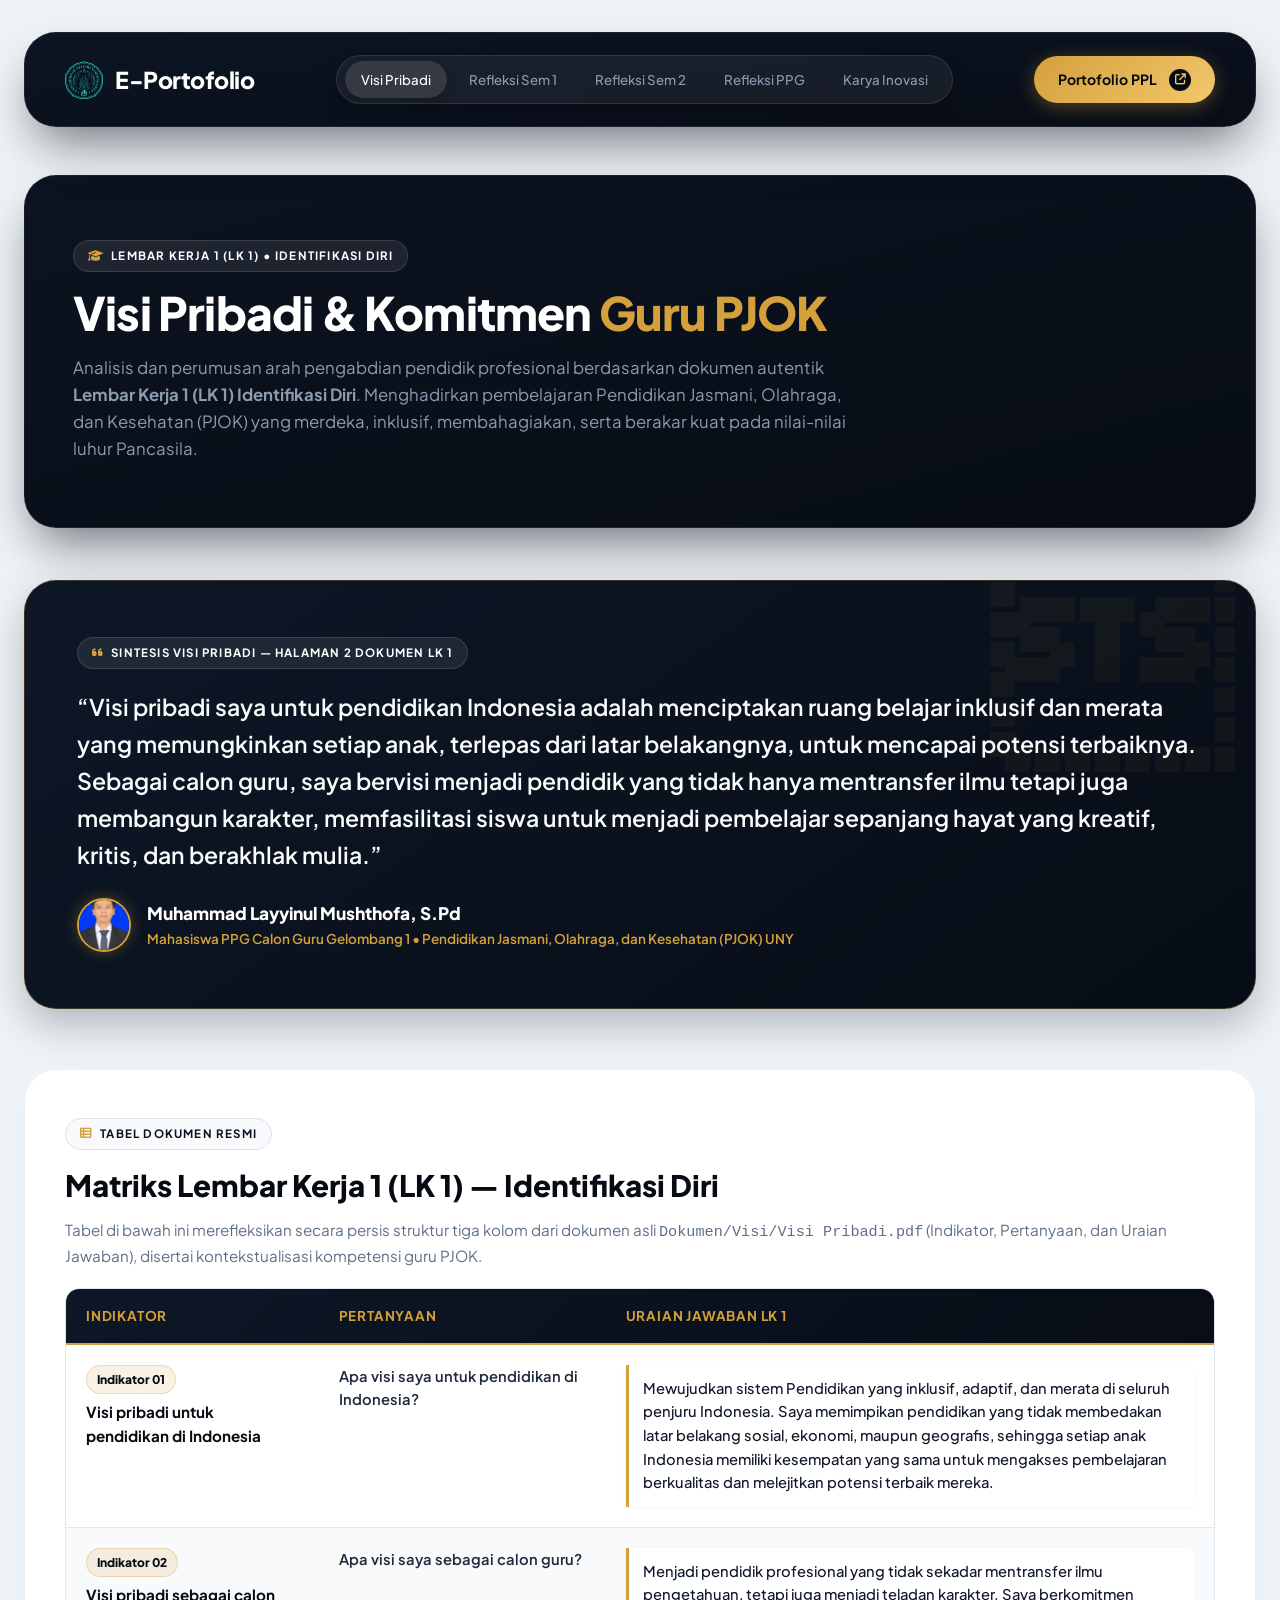
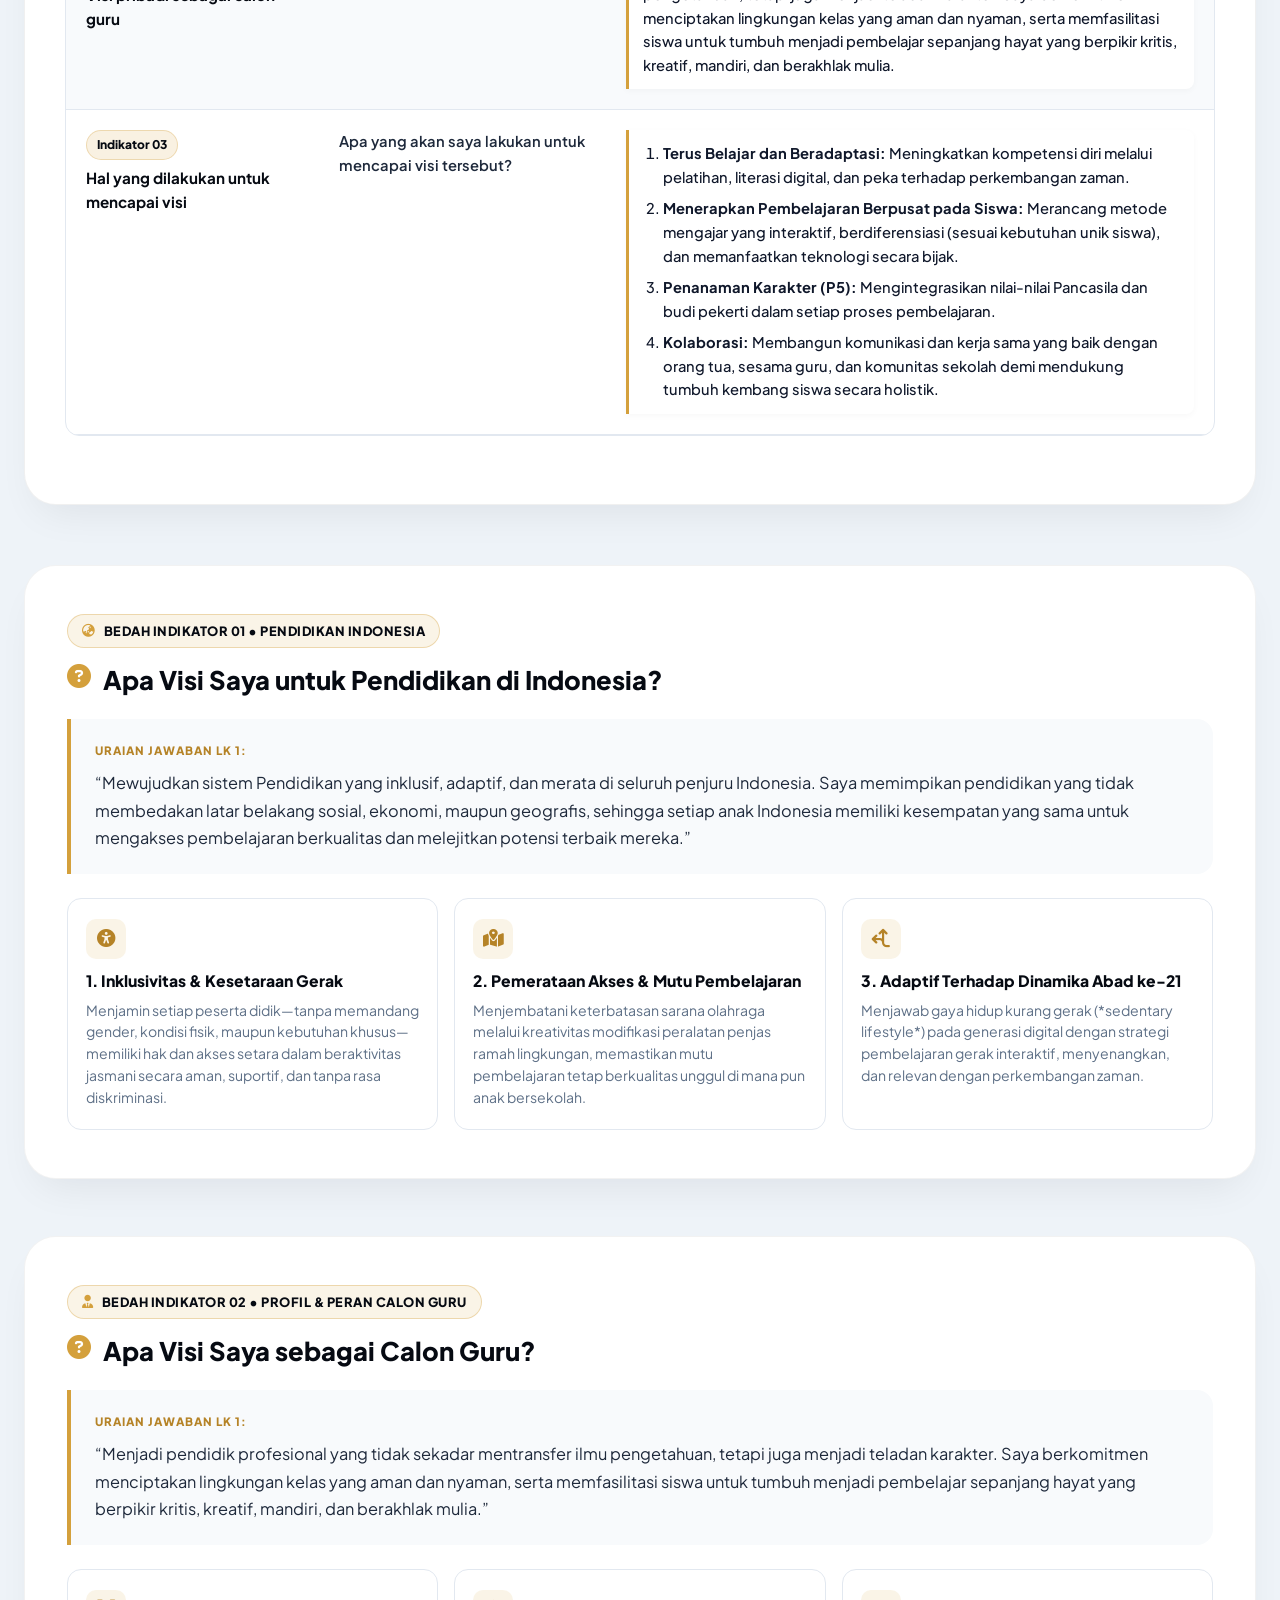
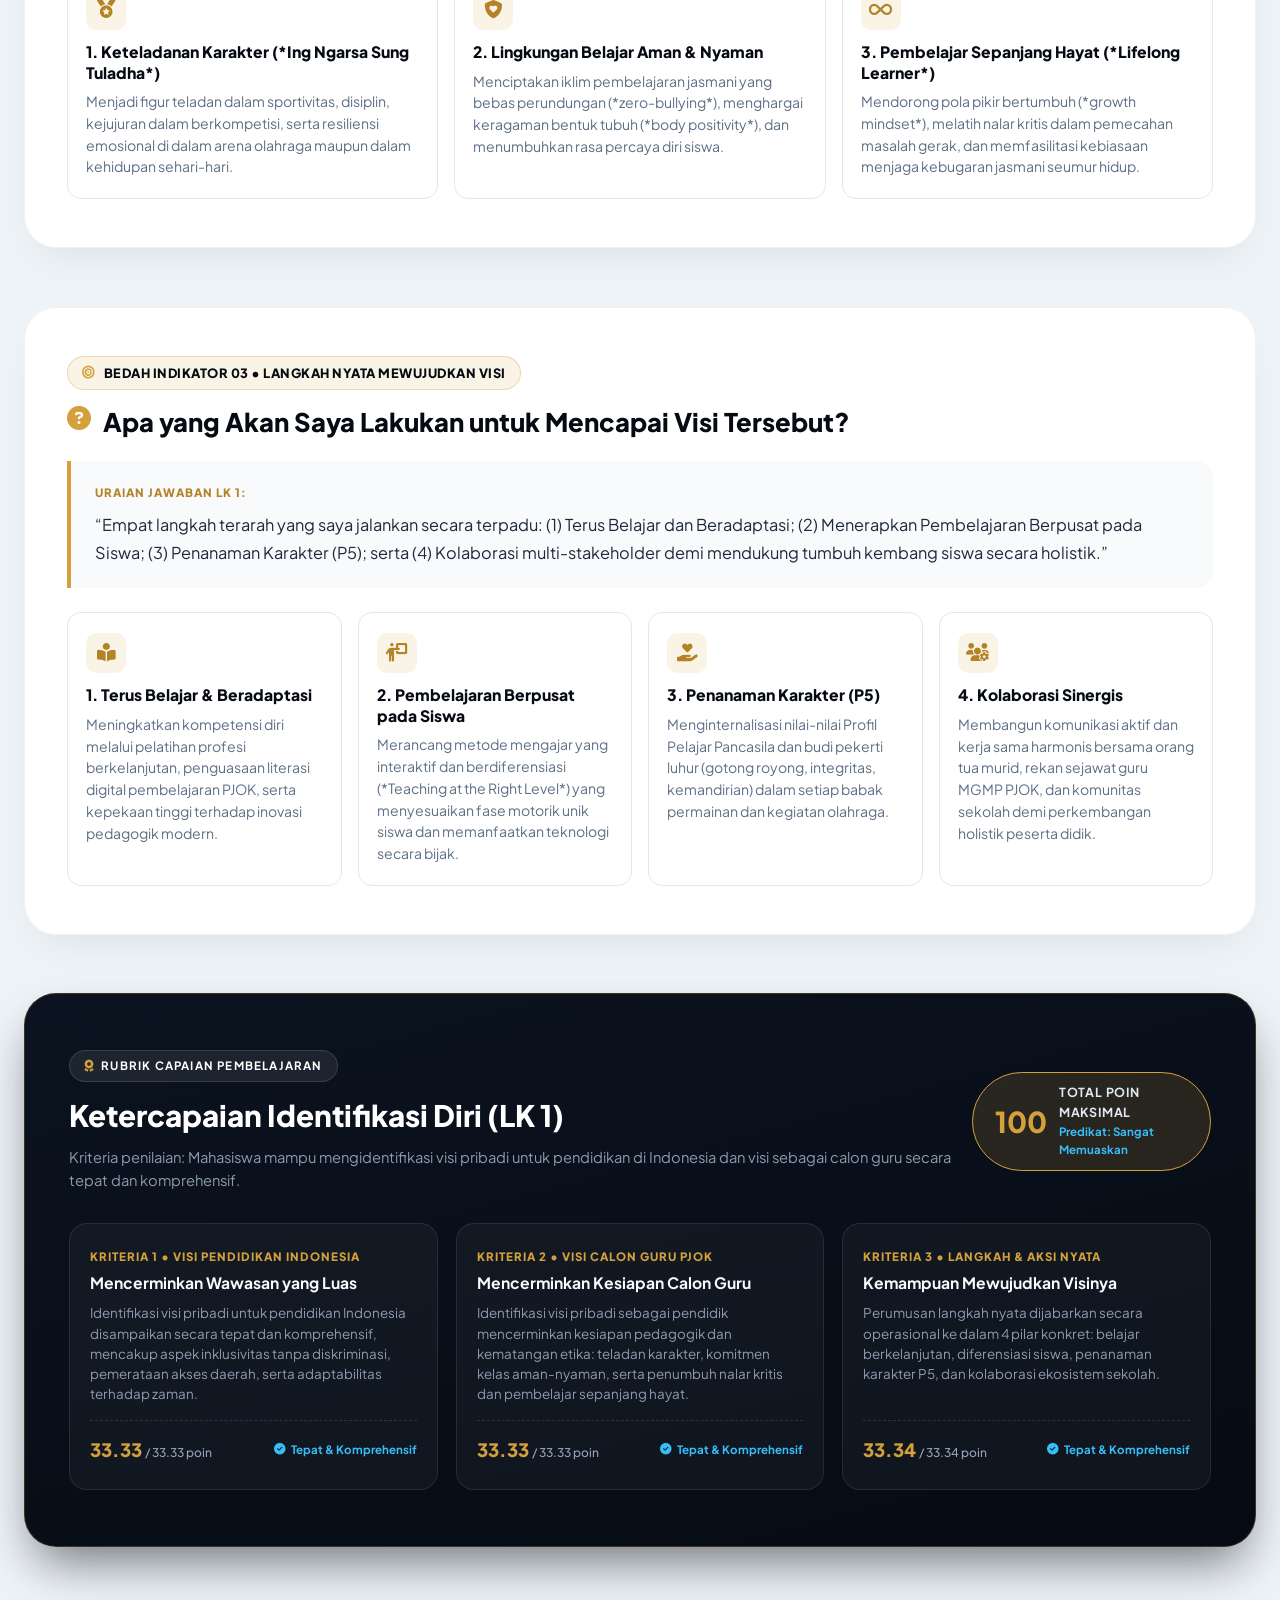
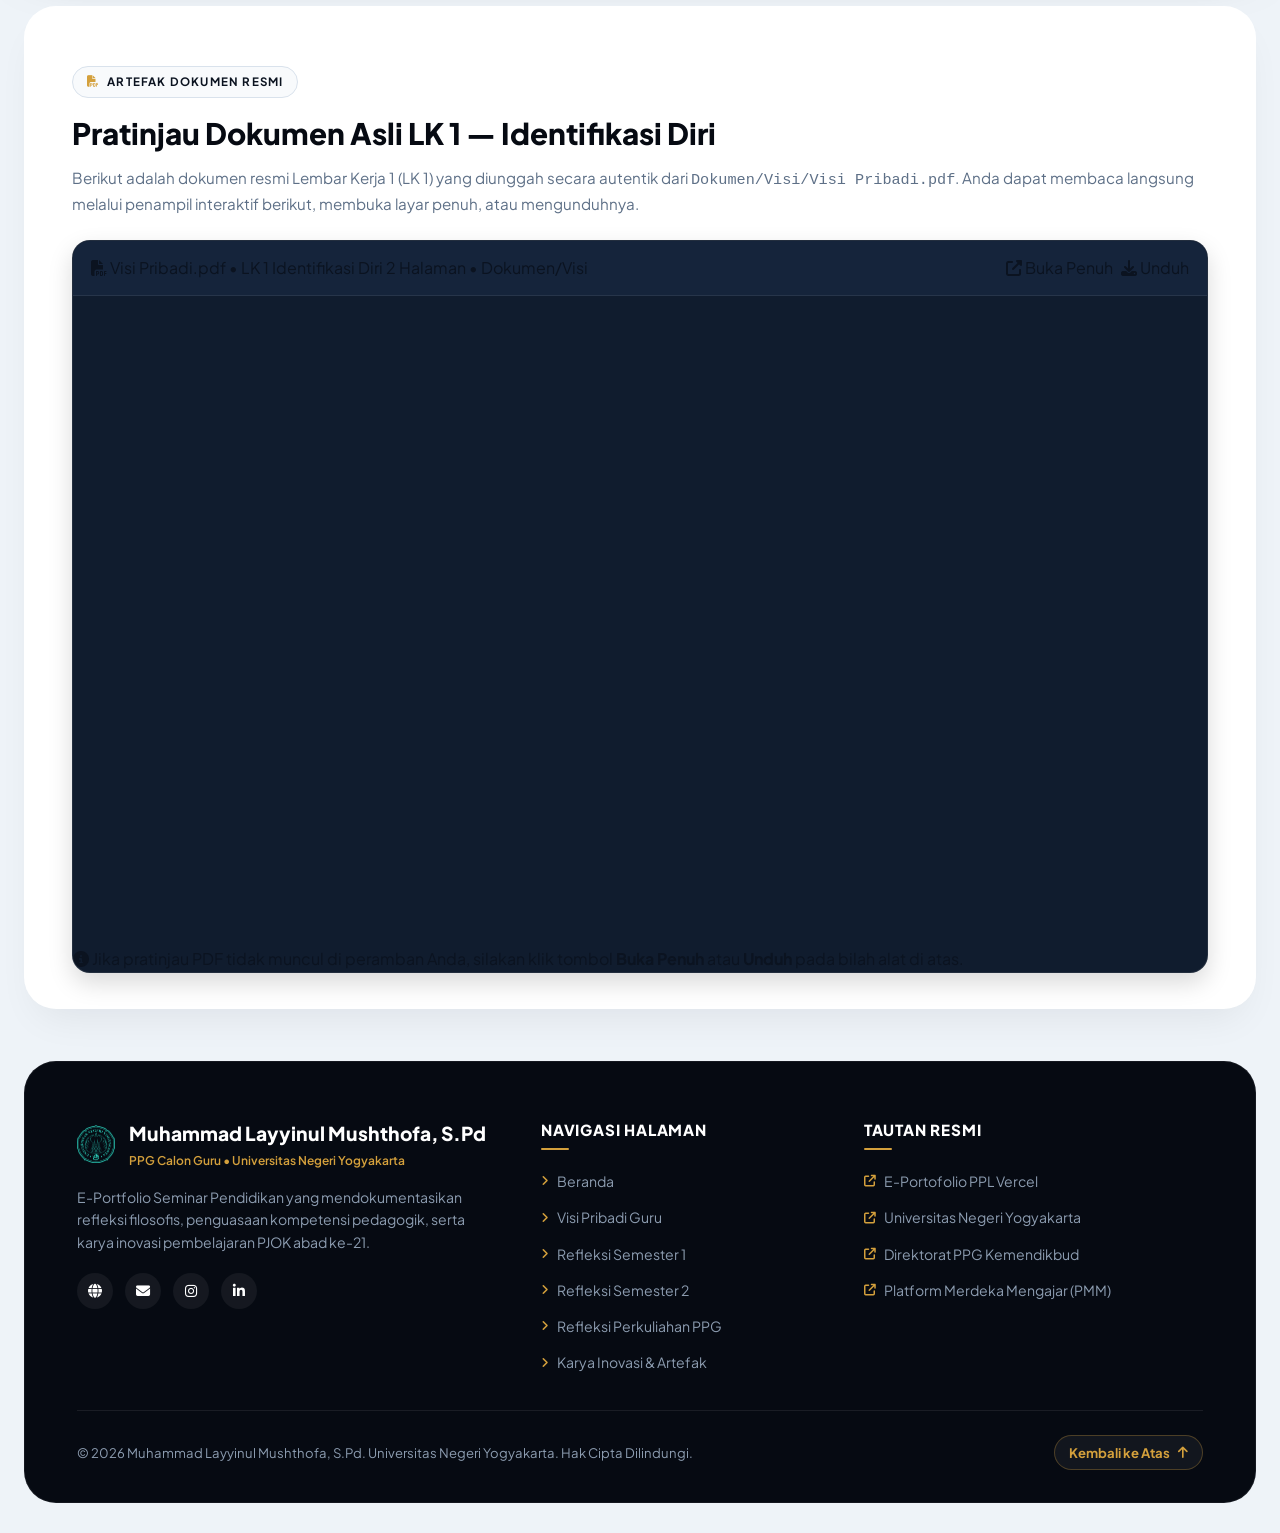
<file: visi.html>
<!doctype html>
<html lang="id">
  <head>
    <meta charset="UTF-8" />
    <meta name="viewport" content="width=device-width, initial-scale=1.0" />
    <title>Visi Pribadi Guru &amp; LK 1 Identifikasi Diri | E-Portofolio PPG PJOK UNY</title>
    <meta name="description" content="Lembar Kerja 1 (LK 1) Identifikasi Diri: Visi Pribadi untuk Pendidikan di Indonesia, Visi Calon Guru, dan Strategi Pencapaian - Muhammad Layyinul Mushthofa, S.Pd (PPG PJOK UNY)." />

    <!-- Favicon -->
    <link rel="shortcut icon" href="images/Logo Uny outlitne.png" type="image/x-icon" />

    <!-- Google Fonts: Plus Jakarta Sans -->
    <link rel="preconnect" href="https://fonts.googleapis.com" />
    <link rel="preconnect" href="https://fonts.gstatic.com" crossorigin />
    <link href="https://fonts.googleapis.com/css2?family=Plus+Jakarta+Sans:ital,wght@0,300;0,400;0,500;0,600;0,700;0,800;1,400;1,600;1,700&display=swap" rel="stylesheet" />

    <!-- FontAwesome 6 -->
    <link rel="stylesheet" href="https://cdnjs.cloudflare.com/ajax/libs/font-awesome/6.5.1/css/all.min.css" />

    <!-- Custom CSS -->
    <link rel="stylesheet" href="css/style.css" />
  </head>
  <body>
    <!-- SIDE SCROLL PROGRESS BAR -->
    <div class="side-scroll-progress-bar" id="sideProgressBar"></div>

    <div class="page-wrapper">
      <!-- ==================== SUBPAGE NAVBAR WRAPPER ==================== -->
      <div class="subpage-nav-wrapper">
        <header class="hero-navbar">
          <!-- Logo & Brand Name -->
          <a href="index.html" class="nav-brand">
            <img src="images/Logo Uny outlitne.png" alt="Logo UNY" class="brand-logo-img" />
            <span class="brand-name">E-Portofolio</span>
          </a>

          <!-- Pill-Shaped Centered Navigation Bar -->
          <nav class="nav-pill-center" id="mainNav">
            <a href="visi.html" class="nav-link active">Visi Pribadi</a>
            <a href="refleksi1.html" class="nav-link">Refleksi Sem 1</a>
            <a href="refleksi2.html" class="nav-link">Refleksi Sem 2</a>
            <a href="refleksi-ppg.html" class="nav-link">Refleksi PPG</a>
            <a href="karya.html" class="nav-link">Karya Inovasi</a>
          </nav>

          <!-- Right Action: Gold CTA Pill Button with Micro-interactions -->
          <div class="nav-cta-wrap">
            <a href="https://e-protofolio-ppg-layyinul.vercel.app/" target="_blank" class="btn-gold nav-cta-btn">
              <span>Portofolio PPL</span>
              <span class="btn-gold-arrow"><i class="fa-solid fa-arrow-up-right-from-square"></i></span>
            </a>
            <!-- Mobile Menu Toggle Button -->
            <button class="mobile-nav-toggle" id="mobileMenuToggle" aria-label="Toggle Navigation">
              <i class="fa-solid fa-bars"></i>
            </button>
          </div>
        </header>

        <!-- Mobile Navigation Drawer -->
        <div class="mobile-menu-drawer" id="mobileDrawer">
          <a href="index.html">Beranda</a>
          <a href="visi.html" class="active">Visi Pribadi</a>
          <a href="refleksi1.html">Refleksi Sem 1</a>
          <a href="refleksi2.html">Refleksi Sem 2</a>
          <a href="refleksi-ppg.html">Refleksi PPG</a>
          <a href="karya.html">Karya Inovasi</a>
          <a href="https://e-protofolio-ppg-layyinul.vercel.app/" target="_blank">Lihat Portofolio PPL <i class="fa-solid fa-arrow-up-right-from-square"></i></a>
        </div>
      </div>

      <!-- ==================== SUBPAGE BANNER ==================== -->
      <section class="subpage-banner reveal-cascade">
        <div class="badge-pill badge-pill-dark"><i class="fa-solid fa-graduation-cap"></i> LEMBAR KERJA 1 (LK 1) &bull; IDENTIFIKASI DIRI</div>
        <h1>Visi Pribadi &amp; Komitmen <span class="gold text-gold">Guru PJOK</span></h1>
        <p>
          Analisis dan perumusan arah pengabdian pendidik profesional berdasarkan dokumen autentik <strong>Lembar Kerja 1 (LK 1) Identifikasi Diri</strong>. Menghadirkan pembelajaran Pendidikan Jasmani, Olahraga, dan Kesehatan (PJOK) yang
          merdeka, inklusif, membahagiakan, serta berakar kuat pada nilai-nilai luhur Pancasila.
        </p>
      </section>

      <!-- ==================== VISI HERO QUOTE BOX (HALAMAN 2 PDF) ==================== -->
      <section class="visi-hero-quote-box reveal-cascade">
        <div class="badge-pill badge-pill-dark" style="margin-bottom: 20px"><i class="fa-solid fa-quote-left text-gold"></i> SINTESIS VISI PRIBADI &mdash; HALAMAN 2 DOKUMEN LK 1</div>
        <p class="visi-quote-text">
          &ldquo;Visi pribadi saya untuk pendidikan Indonesia adalah menciptakan ruang belajar inklusif dan merata yang memungkinkan setiap anak, terlepas dari latar belakangnya, untuk mencapai potensi terbaiknya. Sebagai calon guru, saya
          bervisi menjadi pendidik yang tidak hanya mentransfer ilmu tetapi juga membangun karakter, memfasilitasi siswa untuk menjadi pembelajar sepanjang hayat yang kreatif, kritis, dan berakhlak mulia.&rdquo;
        </p>
        <div class="visi-quote-author">
          <img src="images/Pas Foto.jpeg" alt="Muhammad Layyinul Mushthofa" class="author-avatar" />
          <div>
            <div style="font-family: var(--font-heading); font-weight: 800; font-size: 1.08rem; color: #ffffff">Muhammad Layyinul Mushthofa, S.Pd</div>
            <div style="font-size: 0.84rem; color: var(--gold-primary); font-weight: 600">Mahasiswa PPG Calon Guru Gelombang 1 &bull; Pendidikan Jasmani, Olahraga, dan Kesehatan (PJOK) UNY</div>
          </div>
        </div>
      </section>

      <!-- ==================== TABEL RESMI LK 1 IDENTIFIKASI DIRI ==================== -->
      <section class="lk-table-container reveal-cascade">
        <div class="badge-pill badge-pill-light" style="margin-bottom: 12px"><i class="fa-solid fa-table-list text-gold"></i> TABEL DOKUMEN RESMI</div>
        <h2 style="font-family: var(--font-heading); font-size: 1.85rem; font-weight: 800; color: var(--navy-darkest); margin-bottom: 8px">Matriks Lembar Kerja 1 (LK 1) &mdash; Identifikasi Diri</h2>
        <p style="color: var(--text-muted-light); font-size: 0.95rem; margin-bottom: 20px">
          Tabel di bawah ini merefleksikan secara persis struktur tiga kolom dari dokumen asli <code>Dokumen/Visi/Visi Pribadi.pdf</code> (Indikator, Pertanyaan, dan Uraian Jawaban), disertai kontekstualisasi kompetensi guru PJOK.
        </p>

        <div class="lk-table-responsive">
          <table class="lk-official-table">
            <thead>
              <tr>
                <th style="width: 22%">Indikator</th>
                <th style="width: 25%">Pertanyaan</th>
                <th style="width: 53%">Uraian Jawaban LK 1</th>
              </tr>
            </thead>
            <tbody>
              <!-- Row 1 -->
              <tr>
                <td>
                  <span class="lk-table-badge">Indikator 01</span>
                  <div style="font-weight: 700; color: var(--navy-darkest); font-size: 0.95rem">Visi pribadi untuk pendidikan di Indonesia</div>
                </td>
                <td>
                  <div style="font-weight: 600; color: #1e293b">Apa visi saya untuk pendidikan di Indonesia?</div>
                </td>
                <td>
                  <div class="lk-table-answer">
                    Mewujudkan sistem Pendidikan yang inklusif, adaptif, dan merata di seluruh penjuru Indonesia. Saya memimpikan pendidikan yang tidak membedakan latar belakang sosial, ekonomi, maupun geografis, sehingga setiap anak
                    Indonesia memiliki kesempatan yang sama untuk mengakses pembelajaran berkualitas dan melejitkan potensi terbaik mereka.
                  </div>
                </td>
              </tr>

              <!-- Row 2 -->
              <tr>
                <td>
                  <span class="lk-table-badge">Indikator 02</span>
                  <div style="font-weight: 700; color: var(--navy-darkest); font-size: 0.95rem">Visi pribadi sebagai calon guru</div>
                </td>
                <td>
                  <div style="font-weight: 600; color: #1e293b">Apa visi saya sebagai calon guru?</div>
                </td>
                <td>
                  <div class="lk-table-answer">
                    Menjadi pendidik profesional yang tidak sekadar mentransfer ilmu pengetahuan, tetapi juga menjadi teladan karakter. Saya berkomitmen menciptakan lingkungan kelas yang aman dan nyaman, serta memfasilitasi siswa untuk
                    tumbuh menjadi pembelajar sepanjang hayat yang berpikir kritis, kreatif, mandiri, dan berakhlak mulia.
                  </div>
                </td>
              </tr>

              <!-- Row 3 -->
              <tr>
                <td>
                  <span class="lk-table-badge">Indikator 03</span>
                  <div style="font-weight: 700; color: var(--navy-darkest); font-size: 0.95rem">Hal yang dilakukan untuk mencapai visi</div>
                </td>
                <td>
                  <div style="font-weight: 600; color: #1e293b">Apa yang akan saya lakukan untuk mencapai visi tersebut?</div>
                </td>
                <td>
                  <div class="lk-table-answer">
                    <ol style="margin: 0; padding-left: 20px; display: flex; flex-direction: column; gap: 8px">
                      <li><strong>Terus Belajar dan Beradaptasi:</strong> Meningkatkan kompetensi diri melalui pelatihan, literasi digital, dan peka terhadap perkembangan zaman.</li>
                      <li><strong>Menerapkan Pembelajaran Berpusat pada Siswa:</strong> Merancang metode mengajar yang interaktif, berdiferensiasi (sesuai kebutuhan unik siswa), dan memanfaatkan teknologi secara bijak.</li>
                      <li><strong>Penanaman Karakter (P5):</strong> Mengintegrasikan nilai-nilai Pancasila dan budi pekerti dalam setiap proses pembelajaran.</li>
                      <li><strong>Kolaborasi:</strong> Membangun komunikasi dan kerja sama yang baik dengan orang tua, sesama guru, dan komunitas sekolah demi mendukung tumbuh kembang siswa secara holistik.</li>
                    </ol>
                  </div>
                </td>
              </tr>
            </tbody>
          </table>
        </div>
      </section>

      <!-- ==================== DETAIL ANALISIS KOMPREHENSIF PER INDIKATOR ==================== -->
      <!-- CARD 1 -->
      <article class="lk-card reveal-cascade">
        <div class="lk-indicator-badge"><i class="fa-solid fa-earth-asia text-gold"></i> BEDAH INDIKATOR 01 &bull; PENDIDIKAN INDONESIA</div>
        <h2 class="lk-question-title">
          <i class="fa-solid fa-circle-question text-gold" style="font-size: 1.5rem; margin-top: 4px"></i>
          <span>Apa Visi Saya untuk Pendidikan di Indonesia?</span>
        </h2>

        <div class="lk-answer-box">
          &ldquo;Mewujudkan sistem Pendidikan yang inklusif, adaptif, dan merata di seluruh penjuru Indonesia. Saya memimpikan pendidikan yang tidak membedakan latar belakang sosial, ekonomi, maupun geografis, sehingga setiap anak Indonesia
          memiliki kesempatan yang sama untuk mengakses pembelajaran berkualitas dan melejitkan potensi terbaik mereka.&rdquo;
        </div>

        <div class="lk-deep-dive lk-deep-dive-3">
          <div class="lk-sub-box">
            <div class="lk-sub-box-icon">
              <i class="fa-solid fa-universal-access"></i>
            </div>
            <h4>1. Inklusivitas &amp; Kesetaraan Gerak</h4>
            <p>Menjamin setiap peserta didik—tanpa memandang gender, kondisi fisik, maupun kebutuhan khusus—memiliki hak dan akses setara dalam beraktivitas jasmani secara aman, suportif, dan tanpa rasa diskriminasi.</p>
          </div>

          <div class="lk-sub-box">
            <div class="lk-sub-box-icon">
              <i class="fa-solid fa-map-location-dot"></i>
            </div>
            <h4>2. Pemerataan Akses &amp; Mutu Pembelajaran</h4>
            <p>Menjembatani keterbatasan sarana olahraga melalui kreativitas modifikasi peralatan penjas ramah lingkungan, memastikan mutu pembelajaran tetap berkualitas unggul di mana pun anak bersekolah.</p>
          </div>

          <div class="lk-sub-box">
            <div class="lk-sub-box-icon">
              <i class="fa-solid fa-arrows-split-up-and-left"></i>
            </div>
            <h4>3. Adaptif Terhadap Dinamika Abad ke-21</h4>
            <p>Menjawab gaya hidup kurang gerak (*sedentary lifestyle*) pada generasi digital dengan strategi pembelajaran gerak interaktif, menyenangkan, dan relevan dengan perkembangan zaman.</p>
          </div>
        </div>
      </article>

      <!-- CARD 2 -->
      <article class="lk-card reveal-cascade">
        <div class="lk-indicator-badge"><i class="fa-solid fa-user-tie text-gold"></i> BEDAH INDIKATOR 02 &bull; PROFIL &amp; PERAN CALON GURU</div>
        <h2 class="lk-question-title">
          <i class="fa-solid fa-circle-question text-gold" style="font-size: 1.5rem; margin-top: 4px"></i>
          <span>Apa Visi Saya sebagai Calon Guru?</span>
        </h2>

        <div class="lk-answer-box">
          &ldquo;Menjadi pendidik profesional yang tidak sekadar mentransfer ilmu pengetahuan, tetapi juga menjadi teladan karakter. Saya berkomitmen menciptakan lingkungan kelas yang aman dan nyaman, serta memfasilitasi siswa untuk tumbuh
          menjadi pembelajar sepanjang hayat yang berpikir kritis, kreatif, mandiri, dan berakhlak mulia.&rdquo;
        </div>

        <div class="lk-deep-dive lk-deep-dive-3">
          <div class="lk-sub-box">
            <div class="lk-sub-box-icon">
              <i class="fa-solid fa-medal"></i>
            </div>
            <h4>1. Keteladanan Karakter (*Ing Ngarsa Sung Tuladha*)</h4>
            <p>Menjadi figur teladan dalam sportivitas, disiplin, kejujuran dalam berkompetisi, serta resiliensi emosional di dalam arena olahraga maupun dalam kehidupan sehari-hari.</p>
          </div>

          <div class="lk-sub-box">
            <div class="lk-sub-box-icon">
              <i class="fa-solid fa-shield-heart"></i>
            </div>
            <h4>2. Lingkungan Belajar Aman &amp; Nyaman</h4>
            <p>Menciptakan iklim pembelajaran jasmani yang bebas perundungan (*zero-bullying*), menghargai keragaman bentuk tubuh (*body positivity*), dan menumbuhkan rasa percaya diri siswa.</p>
          </div>

          <div class="lk-sub-box">
            <div class="lk-sub-box-icon">
              <i class="fa-solid fa-infinity"></i>
            </div>
            <h4>3. Pembelajar Sepanjang Hayat (*Lifelong Learner*)</h4>
            <p>Mendorong pola pikir bertumbuh (*growth mindset*), melatih nalar kritis dalam pemecahan masalah gerak, dan memfasilitasi kebiasaan menjaga kebugaran jasmani seumur hidup.</p>
          </div>
        </div>
      </article>

      <!-- CARD 3 -->
      <article class="lk-card reveal-cascade">
        <div class="lk-indicator-badge"><i class="fa-solid fa-bullseye text-gold"></i> BEDAH INDIKATOR 03 &bull; LANGKAH NYATA MEWUJUDKAN VISI</div>
        <h2 class="lk-question-title">
          <i class="fa-solid fa-circle-question text-gold" style="font-size: 1.5rem; margin-top: 4px"></i>
          <span>Apa yang Akan Saya Lakukan untuk Mencapai Visi Tersebut?</span>
        </h2>

        <div class="lk-answer-box">
          &ldquo;Empat langkah terarah yang saya jalankan secara terpadu: (1) Terus Belajar dan Beradaptasi; (2) Menerapkan Pembelajaran Berpusat pada Siswa; (3) Penanaman Karakter (P5); serta (4) Kolaborasi multi-stakeholder demi mendukung
          tumbuh kembang siswa secara holistik.&rdquo;
        </div>

        <div class="lk-deep-dive lk-deep-dive-4">
          <div class="lk-sub-box">
            <div class="lk-sub-box-icon">
              <i class="fa-solid fa-book-open-reader"></i>
            </div>
            <h4>1. Terus Belajar &amp; Beradaptasi</h4>
            <p>Meningkatkan kompetensi diri melalui pelatihan profesi berkelanjutan, penguasaan literasi digital pembelajaran PJOK, serta kepekaan tinggi terhadap inovasi pedagogik modern.</p>
          </div>

          <div class="lk-sub-box">
            <div class="lk-sub-box-icon">
              <i class="fa-solid fa-person-chalkboard"></i>
            </div>
            <h4>2. Pembelajaran Berpusat pada Siswa</h4>
            <p>Merancang metode mengajar yang interaktif dan berdiferensiasi (*Teaching at the Right Level*) yang menyesuaikan fase motorik unik siswa dan memanfaatkan teknologi secara bijak.</p>
          </div>

          <div class="lk-sub-box">
            <div class="lk-sub-box-icon">
              <i class="fa-solid fa-hand-holding-heart"></i>
            </div>
            <h4>3. Penanaman Karakter (P5)</h4>
            <p>Menginternalisasi nilai-nilai Profil Pelajar Pancasila dan budi pekerti luhur (gotong royong, integritas, kemandirian) dalam setiap babak permainan dan kegiatan olahraga.</p>
          </div>

          <div class="lk-sub-box">
            <div class="lk-sub-box-icon">
              <i class="fa-solid fa-users-gear"></i>
            </div>
            <h4>4. Kolaborasi Sinergis</h4>
            <p>Membangun komunikasi aktif dan kerja sama harmonis bersama orang tua murid, rekan sejawat guru MGMP PJOK, dan komunitas sekolah demi perkembangan holistik peserta didik.</p>
          </div>
        </div>
      </article>

      <!-- ==================== RUBRIK PENILAIAN CAPAIAN PEMBELAJARAN ==================== -->
      <section class="rubrik-card reveal-cascade">
        <div class="rubrik-header-wrap">
          <div>
            <div class="badge-pill badge-pill-dark" style="margin-bottom: 10px"><i class="fa-solid fa-award text-gold"></i> RUBRIK CAPAIAN PEMBELAJARAN</div>
            <h2 style="font-family: var(--font-heading); font-size: 1.85rem; font-weight: 800; color: #ffffff; margin-bottom: 6px">Ketercapaian Identifikasi Diri (LK 1)</h2>
            <p style="color: var(--text-muted-dark); font-size: 0.92rem; margin: 0">
              Kriteria penilaian: Mahasiswa mampu mengidentifikasi visi pribadi untuk pendidikan di Indonesia dan visi sebagai calon guru secara tepat dan komprehensif.
            </p>
          </div>
          <div class="rubrik-score-badge">
            <div class="rubrik-score-num">100</div>
            <div>
              <div class="rubrik-score-label">Total Poin Maksimal</div>
              <div style="font-size: 0.72rem; color: #38bdf8; font-weight: 700">Predikat: Sangat Memuaskan</div>
            </div>
          </div>
        </div>

        <div class="rubrik-grid">
          <!-- Kriteria 1 -->
          <div class="rubrik-item">
            <div class="rubrik-item-top">
              <div class="rubrik-kriteria-num">Kriteria 1 &bull; Visi Pendidikan Indonesia</div>
              <h3 class="rubrik-kriteria-title">Mencerminkan Wawasan yang Luas</h3>
              <p class="rubrik-desc">
                Identifikasi visi pribadi untuk pendidikan Indonesia disampaikan secara tepat dan komprehensif, mencakup aspek inklusivitas tanpa diskriminasi, pemerataan akses daerah, serta adaptabilitas terhadap zaman.
              </p>
            </div>
            <div class="rubrik-item-bottom">
              <span class="rubrik-points">33.33 <span style="font-size: 0.75rem; color: #94a3b8; font-weight: 500">/ 33.33 poin</span></span>
              <span class="rubrik-status"><i class="fa-solid fa-circle-check"></i> Tepat &amp; Komprehensif</span>
            </div>
          </div>

          <!-- Kriteria 2 -->
          <div class="rubrik-item">
            <div class="rubrik-item-top">
              <div class="rubrik-kriteria-num">Kriteria 2 &bull; Visi Calon Guru PJOK</div>
              <h3 class="rubrik-kriteria-title">Mencerminkan Kesiapan Calon Guru</h3>
              <p class="rubrik-desc">
                Identifikasi visi pribadi sebagai pendidik mencerminkan kesiapan pedagogik dan kematangan etika: teladan karakter, komitmen kelas aman-nyaman, serta penumbuh nalar kritis dan pembelajar sepanjang hayat.
              </p>
            </div>
            <div class="rubrik-item-bottom">
              <span class="rubrik-points">33.33 <span style="font-size: 0.75rem; color: #94a3b8; font-weight: 500">/ 33.33 poin</span></span>
              <span class="rubrik-status"><i class="fa-solid fa-circle-check"></i> Tepat &amp; Komprehensif</span>
            </div>
          </div>

          <!-- Kriteria 3 -->
          <div class="rubrik-item">
            <div class="rubrik-item-top">
              <div class="rubrik-kriteria-num">Kriteria 3 &bull; Langkah &amp; Aksi Nyata</div>
              <h3 class="rubrik-kriteria-title">Kemampuan Mewujudkan Visinya</h3>
              <p class="rubrik-desc">Perumusan langkah nyata dijabarkan secara operasional ke dalam 4 pilar konkret: belajar berkelanjutan, diferensiasi siswa, penanaman karakter P5, dan kolaborasi ekosistem sekolah.</p>
            </div>
            <div class="rubrik-item-bottom">
              <span class="rubrik-points">33.34 <span style="font-size: 0.75rem; color: #94a3b8; font-weight: 500">/ 33.34 poin</span></span>
              <span class="rubrik-status"><i class="fa-solid fa-circle-check"></i> Tepat &amp; Komprehensif</span>
            </div>
          </div>
        </div>
      </section>

      <!-- ==================== DOKUMEN ASLI LK 1 PDF VIEWER ==================== -->
      <section class="subpage-content-card reveal-cascade" style="padding-bottom: 36px">
        <div class="badge-pill badge-pill-light" style="margin-bottom: 12px"><i class="fa-solid fa-file-pdf text-gold"></i> ARTEFAK DOKUMEN RESMI</div>
        <h2 style="font-family: var(--font-heading); font-size: 1.85rem; font-weight: 800; color: var(--navy-darkest); margin-bottom: 8px">Pratinjau Dokumen Asli LK 1 &mdash; Identifikasi Diri</h2>
        <p style="color: var(--text-muted-light); font-size: 0.95rem; margin-bottom: 24px">
          Berikut adalah dokumen resmi Lembar Kerja 1 (LK 1) yang diunggah secara autentik dari <code>Dokumen/Visi/Visi Pribadi.pdf</code>. Anda dapat membaca langsung melalui penampil interaktif berikut, membuka layar penuh, atau
          mengunduhnya.
        </p>

        <!-- PDF CONTAINER -->
        <div class="refleksi-pdf-container">
          <!-- Toolbar -->
          <div class="refleksi-pdf-toolbar">
            <div class="refleksi-pdf-title-info">
              <span class="refleksi-pdf-icon"><i class="fa-solid fa-file-pdf"></i></span>
              <span class="refleksi-pdf-name">Visi Pribadi.pdf &bull; LK 1 Identifikasi Diri</span>
              <span class="refleksi-pdf-pages">2 Halaman &bull; Dokumen/Visi</span>
            </div>
            <div class="refleksi-pdf-actions">
              <a href="Dokumen/Visi/Visi%20Pribadi.pdf" target="_blank" class="refleksi-pdf-action-btn" title="Buka PDF di tab baru">
                <i class="fa-solid fa-up-right-from-square"></i>
                <span>Buka Penuh</span>
              </a>
              <a href="Dokumen/Visi/Visi%20Pribadi.pdf" download class="refleksi-pdf-action-btn primary" title="Unduh dokumen PDF">
                <i class="fa-solid fa-download"></i>
                <span>Unduh</span>
              </a>
            </div>
          </div>

          <!-- Embedded Frame -->
          <iframe src="Dokumen/Visi/Visi%20Pribadi.pdf#toolbar=1&amp;navpanes=0&amp;scrollbar=1" class="refleksi-pdf-frame" title="Pratinjau Dokumen LK 1 Identifikasi Diri" loading="lazy" style="min-height: 650px"> </iframe>

          <!-- Fallback info -->
          <div class="refleksi-pdf-fallback">
            <i class="fa-solid fa-circle-info"></i>
            <span>Jika pratinjau PDF tidak muncul di peramban Anda, silakan klik tombol <strong>Buka Penuh</strong> atau <strong>Unduh</strong> pada bilah alat di atas.</span>
          </div>
        </div>
      </section>

      <!-- ==================== FOOTER ==================== -->
      <footer class="site-footer reveal-cascade">
        <div class="footer-grid">
          <!-- Col 1: Brand Info -->
          <div class="footer-col-brand">
            <div class="footer-brand">
              <img src="images/Logo Uny outlitne.png" alt="Logo UNY" class="brand-logo-img" />
              <div>
                <span class="footer-brand-name">Muhammad Layyinul Mushthofa, S.Pd</span>
                <span class="footer-brand-sub">PPG Calon Guru &bull; Universitas Negeri Yogyakarta</span>
              </div>
            </div>
            <p class="footer-brand-desc">E-Portfolio Seminar Pendidikan yang mendokumentasikan refleksi filosofis, penguasaan kompetensi pedagogik, serta karya inovasi pembelajaran PJOK abad ke-21.</p>
            <div class="footer-social-icons">
              <a href="https://e-protofolio-ppg-layyinul.vercel.app/" target="_blank" title="E-Portfolio PPL Vercel" aria-label="Vercel">
                <i class="fa-solid fa-globe"></i>
              </a>
              <a href="mailto:layyinulmushthofa@gmail.com" title="Email Kontak" aria-label="Email">
                <i class="fa-solid fa-envelope"></i>
              </a>
              <a href="https://www.instagram.com/" target="_blank" title="Instagram" aria-label="Instagram">
                <i class="fa-brands fa-instagram"></i>
              </a>
              <a href="https://www.linkedin.com/" target="_blank" title="LinkedIn" aria-label="LinkedIn">
                <i class="fa-brands fa-linkedin-in"></i>
              </a>
            </div>
          </div>

          <!-- Col 2: Navigasi Cepat -->
          <div class="footer-col-nav">
            <h4 class="footer-heading">Navigasi Halaman</h4>
            <ul class="footer-menu-list">
              <li>
                <a href="index.html"><i class="fa-solid fa-angle-right"></i> Beranda</a>
              </li>
              <li>
                <a href="visi.html"><i class="fa-solid fa-angle-right"></i> Visi Pribadi Guru</a>
              </li>
              <li>
                <a href="refleksi1.html"><i class="fa-solid fa-angle-right"></i> Refleksi Semester 1</a>
              </li>
              <li>
                <a href="refleksi2.html"><i class="fa-solid fa-angle-right"></i> Refleksi Semester 2</a>
              </li>
              <li>
                <a href="refleksi-ppg.html"><i class="fa-solid fa-angle-right"></i> Refleksi Perkuliahan PPG</a>
              </li>
              <li>
                <a href="karya.html"><i class="fa-solid fa-angle-right"></i> Karya Inovasi &amp; Artefak</a>
              </li>
            </ul>
          </div>

          <!-- Col 3: Tautan Eksternal & Lembaga -->
          <div class="footer-col-nav">
            <h4 class="footer-heading">Tautan Resmi</h4>
            <ul class="footer-menu-list">
              <li>
                <a href="https://e-protofolio-ppg-layyinul.vercel.app/" target="_blank"> <i class="fa-solid fa-arrow-up-right-from-square"></i> E-Portofolio PPL Vercel </a>
              </li>
              <li>
                <a href="https://www.uny.ac.id/" target="_blank"> <i class="fa-solid fa-arrow-up-right-from-square"></i> Universitas Negeri Yogyakarta </a>
              </li>
              <li>
                <a href="https://ppg.kemdikbud.go.id/" target="_blank"> <i class="fa-solid fa-arrow-up-right-from-square"></i> Direktorat PPG Kemendikbud </a>
              </li>
              <li>
                <a href="https://guru.kemdikbud.go.id/" target="_blank"> <i class="fa-solid fa-arrow-up-right-from-square"></i> Platform Merdeka Mengajar (PMM) </a>
              </li>
            </ul>
          </div>
        </div>

        <div class="footer-bottom">
          <p>&copy; 2026 Muhammad Layyinul Mushthofa, S.Pd. Universitas Negeri Yogyakarta. Hak Cipta Dilindungi.</p>
          <a
            href="#"
            onclick="
              window.scrollTo({ top: 0, behavior: 'smooth' });
              return false;
            "
            class="footer-back-to-top"
            title="Kembali ke atas"
          >
            <span>Kembali ke Atas</span>
            <i class="fa-solid fa-arrow-up"></i>
          </a>
        </div>
      </footer>
    </div>

    <!-- SCRIPT INTERAKTIF -->
    <script>
      // Side Scroll Progress Bar
      const progressBar = document.getElementById("sideProgressBar");
      window.addEventListener("scroll", () => {
        const scrollTop = window.scrollY || document.documentElement.scrollTop;
        const scrollHeight = document.documentElement.scrollHeight - document.documentElement.clientHeight;
        const progress = (scrollTop / scrollHeight) * 100;
        if (progressBar) progressBar.style.height = progress + "%";
      });

      // Mobile Menu Toggle
      const mobileToggle = document.getElementById("mobileMenuToggle");
      const mobileDrawer = document.getElementById("mobileDrawer");
      if (mobileToggle && mobileDrawer) {
        mobileToggle.addEventListener("click", () => mobileDrawer.classList.toggle("show"));
      }
      function closeMobileMenu() {
        if (mobileDrawer) mobileDrawer.classList.remove("show");
      }

      // Reveal on Scroll
      const revealElements = document.querySelectorAll(".reveal-cascade");
      const revealObserver = new IntersectionObserver(
        (entries) => {
          entries.forEach((entry) => {
            if (entry.isIntersecting) entry.target.classList.add("revealed");
          });
        },
        { threshold: 0.1 },
      );
      revealElements.forEach((el) => revealObserver.observe(el));
    </script>
  </body>
</html>
</file>
<file: css/style.css>
/* ==========================================================================
   E-PORTFOLIO SEMINAR PENDIDIKAN - MUHAMMAD LAYYINUL MUSHTHOFA, S.Pd
   Theme: Luxury Deep Navy Blue with Gold Accents & Pure White
   Full Interactive Motion, Animations, Micro-interactions & Visual Motion Cues
   ========================================================================== */

:root {
  /* Palet Warna Utama */
  --navy-darkest: #060a12;
  --navy-dark: #0b1320;
  --navy-card: #101c2e;
  --navy-surface: #15243b;
  --navy-border: rgba(255, 255, 255, 0.08);
  --navy-border-hover: rgba(212, 160, 60, 0.45);

  /* Aksen Emas Mewah (Gold) */
  --gold-primary: #d4a03c;
  --gold-light: #f3c76b;
  --gold-dark: #b58327;
  --gold-glow: rgba(212, 160, 60, 0.35);
  --gold-bg-pill: rgba(212, 160, 60, 0.12);

  /* Putih Bersih & Terang */
  --pure-white: #ffffff;
  --off-white: #f8fafc;
  --canvas-bg: #eef3f8;
  --canvas-surface: #ffffff;

  /* Tipografi Warna */
  --text-white: #ffffff;
  --text-muted-dark: #8c9cb0;
  --text-dark: #0b1320;
  --text-dark-secondary: #24334a;
  --text-muted-light: #5e7087;

  /* Font Families */
  --font-heading: "Plus Jakarta Sans", -apple-system, BlinkMacSystemFont, "Segoe UI", Roboto, sans-serif;
  --font-body: "Plus Jakarta Sans", -apple-system, BlinkMacSystemFont, "Segoe UI", Roboto, sans-serif;

  /* Radius & Transisi */
  --radius-container: 32px;
  --radius-card: 22px;
  --radius-pill: 9999px;
  --transition: all 0.35s cubic-bezier(0.25, 0.8, 0.25, 1);
  --shadow-lux: 0 20px 40px -15px rgba(7, 12, 20, 0.08);
  --shadow-navy: 0 25px 50px -12px rgba(4, 8, 14, 0.55);
  --shadow-gold-active: 0 20px 50px -10px rgba(212, 160, 60, 0.4);
}

/* ==================== BASE RESET ==================== */
* {
  margin: 0;
  padding: 0;
  box-sizing: border-box;
}

html {
  scroll-behavior: smooth;
  font-size: 16px;
}

body {
  font-family: var(--font-body);
  background-color: var(--canvas-bg);
  color: var(--text-dark);
  line-height: 1.6;
  overflow-x: hidden;
  padding: 24px 16px;
  -webkit-font-smoothing: antialiased;
  position: relative;
}

@media (min-width: 768px) {
  body {
    padding: 32px 24px;
  }
}

a {
  text-decoration: none;
  color: inherit;
  transition: var(--transition);
}

img {
  max-width: 100%;
  height: auto;
  display: block;
}

/* ==================== SIDE SCROLL PROGRESS BAR ==================== */
.side-scroll-progress-bar {
  position: fixed;
  top: 0;
  left: 0;
  width: 4px;
  height: 0%;
  background: linear-gradient(to bottom, var(--gold-light), var(--gold-primary));
  z-index: 9999;
  box-shadow: 0 0 12px var(--gold-glow);
  transition: height 0.1s ease-out;
}

/* ==================== GLOBAL LAYOUT WRAPPER ==================== */
.page-wrapper {
  max-width: 1240px;
  margin: 0 auto;
  display: flex;
  flex-direction: column;
  gap: 28px;
  position: relative;
}

/* ==================== MOTION CUE ANNOTATION PILLS ==================== */
/* Sleek Visual badges showing that elements are live and interactive */
.motion-annotation {
  display: inline-flex;
  align-items: center;
  gap: 6px;
  padding: 4px 10px;
  border-radius: var(--radius-pill);
  font-size: 0.68rem;
  font-weight: 700;
  letter-spacing: 0.8px;
  text-transform: uppercase;
  background: rgba(212, 160, 60, 0.15);
  border: 1px dashed rgba(212, 160, 60, 0.5);
  color: var(--gold-light);
  box-shadow: 0 2px 10px rgba(0, 0, 0, 0.2);
  pointer-events: none;
  user-select: none;
  animation: annotationPulse 2.8s infinite ease-in-out;
}

.motion-annotation-dark {
  background: rgba(11, 19, 32, 0.85);
  border: 1px dashed rgba(212, 160, 60, 0.6);
  color: var(--gold-primary);
  backdrop-filter: blur(8px);
}

.motion-annotation i {
  color: var(--gold-primary);
}

.pulse-dot {
  width: 7px;
  height: 7px;
  border-radius: 50%;
  background-color: var(--gold-primary);
  display: inline-block;
  box-shadow: 0 0 8px var(--gold-primary);
  animation: dotBlink 1.4s infinite ease-in-out;
}

@keyframes dotBlink {
  0%, 100% { opacity: 1; transform: scale(1); }
  50% { opacity: 0.3; transform: scale(0.7); }
}

@keyframes annotationPulse {
  0%, 100% { border-color: rgba(212, 160, 60, 0.4); transform: translateY(0); }
  50% { border-color: rgba(212, 160, 60, 0.8); transform: translateY(-2px); }
}

/* ==================== SECTION PILL BADGES ==================== */
.badge-pill {
  display: inline-flex;
  align-items: center;
  gap: 7px;
  padding: 6px 14px;
  border-radius: var(--radius-pill);
  font-size: 0.72rem;
  font-weight: 700;
  letter-spacing: 1.2px;
  text-transform: uppercase;
  margin-bottom: 14px;
  transition: var(--transition);
}

.badge-pill-dark {
  background: rgba(255, 255, 255, 0.08);
  border: 1px solid rgba(255, 255, 255, 0.12);
  color: var(--text-white);
}

.badge-pill-dark i {
  color: var(--gold-primary);
  font-size: 0.75rem;
}

.badge-pill-light {
  background: var(--off-white);
  border: 1px solid #d9e2ec;
  color: var(--navy-dark);
}

.badge-pill-gold {
  background: var(--gold-bg-pill);
  border: 1px solid rgba(212, 160, 60, 0.3);
  color: var(--gold-dark);
}

/* ==================== BUTTONS WITH PULSE, GLOW & SHIMMER ==================== */
.btn-gold {
  display: inline-flex;
  align-items: center;
  justify-content: center;
  gap: 10px;
  background: linear-gradient(135deg, var(--gold-primary) 0%, var(--gold-light) 50%, var(--gold-primary) 100%);
  background-size: 200% 200%;
  color: var(--navy-darkest);
  font-weight: 700;
  font-size: 0.88rem;
  padding: 12px 24px;
  border-radius: var(--radius-pill);
  transition: var(--transition);
  box-shadow: 0 4px 18px var(--gold-glow);
  border: none;
  cursor: pointer;
  position: relative;
  overflow: hidden;
  animation: btnGlowBreathe 3.5s infinite ease-in-out;
}

@keyframes btnGlowBreathe {
  0%, 100% {
    box-shadow: 0 4px 16px rgba(212, 160, 60, 0.3);
  }
  50% {
    box-shadow: 0 6px 26px rgba(212, 160, 60, 0.55), 0 0 12px rgba(243, 199, 107, 0.4);
  }
}

/* Button Shimmer Sweep Effect */
.btn-gold::after {
  content: "";
  position: absolute;
  top: -50%;
  left: -60%;
  width: 40%;
  height: 200%;
  background: linear-gradient(to right, transparent, rgba(255, 255, 255, 0.45), transparent);
  transform: rotate(25deg);
  animation: shimmerSweep 4s infinite cubic-bezier(0.4, 0, 0.2, 1);
}

@keyframes shimmerSweep {
  0% { left: -70%; }
  25%, 100% { left: 140%; }
}

.btn-gold:hover {
  background-position: right center;
  transform: translateY(-3px) scale(1.04);
  box-shadow: 0 10px 30px rgba(212, 160, 60, 0.65), 0 0 20px rgba(243, 199, 107, 0.5);
  color: var(--navy-darkest);
}

.btn-gold-arrow {
  width: 22px;
  height: 22px;
  background: var(--navy-darkest);
  color: var(--gold-light);
  border-radius: 50%;
  display: inline-flex;
  align-items: center;
  justify-content: center;
  font-size: 0.68rem;
  margin-left: 2px;
  transition: transform 0.3s cubic-bezier(0.34, 1.56, 0.64, 1);
}

.btn-gold:hover .btn-gold-arrow {
  transform: translate(3px, -3px) scale(1.15);
  background: #000;
  color: #fff;
}

/* Arrow continuous bounce when hovered */
.btn-gold-arrow i {
  animation: arrowNudge 1.6s infinite ease-in-out;
}

@keyframes arrowNudge {
  0%, 100% { transform: translate(0, 0); }
  50% { transform: translate(2px, -2px); }
}

/* Circle Icon Buttons */
.btn-circle-arrow {
  width: 40px;
  height: 40px;
  border-radius: 50%;
  display: inline-flex;
  align-items: center;
  justify-content: center;
  border: 1px solid #cbd5e1;
  background: var(--pure-white);
  color: var(--navy-dark);
  font-size: 0.85rem;
  transition: var(--transition);
  cursor: pointer;
  position: relative;
  overflow: hidden;
}

.btn-circle-arrow:hover {
  background: var(--navy-dark);
  color: var(--gold-primary);
  border-color: var(--gold-primary);
  transform: translate(2px, -2px) scale(1.08);
  box-shadow: 0 8px 18px rgba(0, 0, 0, 0.2);
}

.btn-circle-arrow-dark {
  border-color: rgba(255, 255, 255, 0.2);
  background: rgba(255, 255, 255, 0.08);
  color: var(--text-white);
}

.btn-circle-arrow-dark:hover {
  background: var(--gold-primary);
  color: var(--navy-darkest);
  border-color: var(--gold-primary);
  box-shadow: 0 0 15px var(--gold-glow);
}

/* Text Accents */
.text-gold {
  color: var(--gold-primary);
}

/* ==========================================================================
   1. HERO CONTAINER (Deep Navy Card with Ambient Glint & 3D Parallax)
   ========================================================================== */
.hero-container {
  background: radial-gradient(circle at 50% 20%, #111d33 0%, #0b1320 50%, #060a12 100%);
  border-radius: var(--radius-container);
  border: 1px solid rgba(255, 255, 255, 0.07);
  box-shadow: var(--shadow-navy);
  color: var(--text-white);
  position: relative;
  overflow: hidden;
  padding: 24px 28px 0px 28px;
  perspective: 1200px; /* Enable 3D Parallax context */
}

@media (min-width: 992px) {
  .hero-container {
    padding: 30px 48px 0px 48px;
  }
}

/* Ambient Radial Glow & Shimmering Auroras */
.hero-glow-bg {
  position: absolute;
  top: -120px;
  left: 50%;
  transform: translateX(-50%);
  width: 820px;
  height: 640px;
  background: radial-gradient(circle, rgba(212, 160, 60, 0.16) 0%, rgba(17, 29, 51, 0.4) 45%, transparent 75%);
  pointer-events: none;
  z-index: 1;
  animation: glowBreathe 6s infinite alternate ease-in-out;
}

@keyframes glowBreathe {
  0% { transform: translateX(-50%) scale(0.95); opacity: 0.8; }
  100% { transform: translateX(-50%) scale(1.08); opacity: 1; }
}

/* Ambient Gold Sparkle Glints (CSS Particle Effect) */
.glint-sparkle {
  position: absolute;
  width: 4px;
  height: 4px;
  border-radius: 50%;
  background: var(--gold-light);
  box-shadow: 0 0 10px 2px var(--gold-primary), 0 0 18px 4px rgba(243, 199, 107, 0.6);
  pointer-events: none;
  z-index: 2;
  animation: glintFloat 5s infinite ease-in-out;
}

.glint-1 { top: 22%; left: 18%; animation-delay: 0s; }
.glint-2 { top: 38%; right: 16%; animation-delay: 1.5s; width: 5px; height: 5px; }
.glint-3 { top: 65%; left: 24%; animation-delay: 3s; }
.glint-4 { top: 15%; right: 32%; animation-delay: 2.2s; width: 3px; height: 3px; }

@keyframes glintFloat {
  0%, 100% { transform: translateY(0) scale(0.8); opacity: 0.3; }
  50% { transform: translateY(-15px) scale(1.3); opacity: 1; }
}

/* Parallax Watermark: Scales of Justice & Education Laurels */
.hero-watermark {
  position: absolute;
  top: 10%;
  left: 50%;
  transform: translateX(-50%) translateZ(-40px);
  opacity: 0.045;
  pointer-events: none;
  z-index: 1;
  font-size: 26rem;
  color: var(--gold-light);
  transition: transform 0.25s cubic-bezier(0.2, 0.8, 0.2, 1);
  will-change: transform;
}

/* ---------- NAVBAR ---------- */
.hero-navbar {
  display: flex;
  align-items: center;
  justify-content: space-between;
  position: relative;
  z-index: 10;
  padding-bottom: 20px;
}

.nav-brand {
  display: flex;
  align-items: center;
  gap: 12px;
}

.brand-logo-img {
  width: 38px;
  height: 38px;
  object-fit: contain;
  transition: transform 0.4s ease;
}

.nav-brand:hover .brand-logo-img {
  transform: rotate(-10deg) scale(1.1);
}

.brand-name {
  font-family: var(--font-heading);
  font-size: 1.45rem;
  font-weight: 800;
  letter-spacing: -0.5px;
  color: var(--text-white);
}

/* Floating Center Pill Nav */
.nav-pill-center {
  display: none;
}

@media (min-width: 900px) {
  .nav-pill-center {
    display: flex;
    align-items: center;
    gap: 6px;
    background: rgba(255, 255, 255, 0.06);
    border: 1px solid rgba(255, 255, 255, 0.1);
    backdrop-filter: blur(16px);
    -webkit-backdrop-filter: blur(16px);
    border-radius: var(--radius-pill);
    padding: 5px 8px;
    box-shadow: 0 8px 20px rgba(0, 0, 0, 0.25);
  }

  .nav-pill-center a {
    color: var(--text-muted-dark);
    font-size: 0.8rem;
    font-weight: 500;
    padding: 7px 13px;
    border-radius: var(--radius-pill);
    transition: var(--transition);
    white-space: nowrap;
  }

  @media (min-width: 1200px) {
    .nav-pill-center a {
      font-size: 0.83rem;
      padding: 8px 16px;
    }
  }

  .nav-pill-center a:hover,
  .nav-pill-center a.active {
    color: var(--text-white);
    background: rgba(255, 255, 255, 0.12);
    box-shadow: 0 2px 10px rgba(0, 0, 0, 0.2);
  }
}

.nav-cta-wrap {
  display: flex;
  align-items: center;
  gap: 12px;
}

/* Mobile Toggle */
.mobile-nav-toggle {
  display: flex;
  background: transparent;
  border: 1px solid rgba(255, 255, 255, 0.15);
  color: var(--text-white);
  padding: 8px 12px;
  border-radius: 8px;
  cursor: pointer;
  font-size: 1.1rem;
}

@media (min-width: 900px) {
  .mobile-nav-toggle {
    display: none;
  }
}

/* Mobile Menu Dropdown */
.mobile-menu-drawer {
  display: none;
  flex-direction: column;
  gap: 12px;
  background: var(--navy-card);
  border: 1px solid var(--navy-border);
  border-radius: 16px;
  padding: 20px;
  margin-top: 10px;
  margin-bottom: 20px;
  position: relative;
  z-index: 20;
}

.mobile-menu-drawer.show {
  display: flex;
}

.mobile-menu-drawer a {
  color: var(--text-white);
  font-size: 0.95rem;
  padding: 8px 0;
  border-bottom: 1px solid rgba(255, 255, 255, 0.05);
}

/* ---------- HERO MAIN BODY GRID ---------- */
.hero-body-grid {
  display: grid;
  grid-template-columns: 1fr;
  align-items: center;
  position: relative;
  z-index: 5;
  padding-top: 24px;
  min-height: 480px;
}

@media (min-width: 992px) {
  .hero-body-grid {
    grid-template-columns: 1.05fr 1.35fr 0.95fr;
    gap: 24px;
    padding-top: 10px;
    align-items: flex-end;
  }
}

/* Left Area: Headline */
.hero-col-left {
  text-align: left;
  z-index: 6;
  padding-bottom: 20px;
}

.hero-col-left h1 {
  font-family: var(--font-heading);
  font-size: clamp(2.3rem, 4.2vw, 3.8rem);
  font-weight: 800;
  line-height: 1.05;
  letter-spacing: -1.2px;
  color: var(--text-white);
  margin-bottom: 20px;
}

.hero-col-left h1 span.gold {
  color: var(--gold-primary);
  display: block;
}

.hero-subtext {
  color: var(--text-muted-dark);
  font-size: 0.95rem;
  max-width: 360px;
  line-height: 1.5;
  margin-bottom: 24px;
}

/* Center Area: Bust / Half-Body Photo with 3D Depth & Motion Tag */
.hero-col-center {
  display: flex;
  flex-direction: column;
  justify-content: flex-end;
  align-items: center;
  position: relative;
  z-index: 4;
}

.hero-person-wrap {
  width: 100%;
  max-width: 480px;
  display: flex;
  justify-content: center;
  align-items: flex-end;
  position: relative;
  transform-style: preserve-3d;
  transition: transform 0.2s cubic-bezier(0.2, 0.8, 0.2, 1);
  will-change: transform;
}

.hero-person-img {
  width: 100%;
  max-width: 440px;
  height: auto;
  max-height: 575px;
  object-fit: contain;
  object-position: bottom center;
  display: block;
  filter: drop-shadow(0 20px 45px rgba(0, 0, 0, 0.85));
  mask-image: linear-gradient(to bottom, black 75%, transparent 100%);
  -webkit-mask-image: linear-gradient(to bottom, black 75%, transparent 100%);
  transition: transform 0.3s ease;
}

/* Motion Cue Tag: Parallax Depth Indicator */
.hero-parallax-cue {
  position: absolute;
  bottom: 16px;
  background: rgba(11, 19, 32, 0.88);
  border: 1px solid rgba(212, 160, 60, 0.45);
  backdrop-filter: blur(12px);
  border-radius: var(--radius-pill);
  padding: 6px 16px;
  font-size: 0.7rem;
  font-weight: 700;
  color: var(--gold-light);
  letter-spacing: 0.6px;
  display: flex;
  align-items: center;
  gap: 7px;
  box-shadow: 0 8px 24px rgba(0, 0, 0, 0.5);
  z-index: 8;
  animation: floatCue 3s infinite ease-in-out;
}

@keyframes floatCue {
  0%, 100% { transform: translateY(0); }
  50% { transform: translateY(-4px); }
}

@media (max-width: 768px) {
  .hero-person-img {
    max-height: 440px;
    max-width: 330px;
  }
  .hero-parallax-cue {
    bottom: 8px;
    font-size: 0.65rem;
    padding: 5px 12px;
  }
}

/* Right Area: Rating & Actions with Hover Motion Cues */
.hero-col-right {
  display: flex;
  flex-direction: column;
  gap: 20px;
  align-items: flex-start;
  padding-bottom: 20px;
  z-index: 6;
}

@media (min-width: 992px) {
  .hero-col-right {
    align-items: flex-end;
    text-align: right;
  }
}

.hero-rating-card {
  background: rgba(255, 255, 255, 0.05);
  border: 1px solid rgba(255, 255, 255, 0.1);
  backdrop-filter: blur(14px);
  -webkit-backdrop-filter: blur(14px);
  border-radius: var(--radius-card);
  padding: 18px 22px;
  max-width: 310px;
  box-shadow: 0 15px 30px rgba(0, 0, 0, 0.35);
  text-align: left;
  transition: var(--transition);
  position: relative;
}

.hero-rating-card:hover {
  border-color: rgba(212, 160, 60, 0.45);
  transform: translateY(-4px) scale(1.02);
  box-shadow: 0 20px 40px rgba(0, 0, 0, 0.45), 0 0 20px rgba(212, 160, 60, 0.2);
}

.rating-header {
  display: flex;
  align-items: center;
  gap: 12px;
  margin-bottom: 10px;
}

.rating-social-icons {
  display: flex;
  gap: 6px;
}

.rating-social-icons i {
  width: 24px;
  height: 24px;
  border-radius: 50%;
  display: inline-flex;
  align-items: center;
  justify-content: center;
  font-size: 0.75rem;
}

.icon-google {
  background: #ea4335;
  color: #fff;
}

.icon-uny {
  background: var(--gold-primary);
  color: var(--navy-darkest);
}

.stars-score {
  display: flex;
  align-items: center;
  gap: 4px;
  color: #fbbf24;
  font-size: 0.8rem;
  font-weight: 700;
}

.stars-score span {
  color: var(--text-white);
  margin-left: 2px;
}

.rating-desc {
  font-size: 0.82rem;
  color: var(--text-muted-dark);
  line-height: 1.45;
}

.hero-right-action-wrap {
  display: flex;
  flex-direction: column;
  gap: 8px;
  align-items: flex-start;
}

@media (min-width: 992px) {
  .hero-right-action-wrap {
    align-items: flex-end;
  }
}

/* ---------- HERO STATS BAR (ROBUST COUNT UP ROLLING ANIMATION) ---------- */
.hero-stats-bar {
  border-top: 1px solid rgba(255, 255, 255, 0.08);
  margin-top: 18px;
  padding: 28px 0 24px 0;
  position: relative;
  z-index: 10;
}

.stats-bar-header {
  display: flex;
  align-items: center;
  justify-content: space-between;
  margin-bottom: 16px;
}

.stats-grid {
  display: grid;
  grid-template-columns: repeat(2, 1fr);
  gap: 20px;
}

@media (min-width: 900px) {
  .stats-grid {
    grid-template-columns: repeat(4, 1fr);
    gap: 30px;
  }
}

.stat-item {
  display: flex;
  align-items: flex-start;
  gap: 14px;
  transition: transform 0.3s ease;
}

.stat-item:hover {
  transform: translateY(-2px);
}

.stat-icon {
  font-size: 1.4rem;
  color: var(--gold-primary);
  margin-top: 2px;
  transition: transform 0.3s ease;
}

.stat-item:hover .stat-icon {
  transform: scale(1.15) rotate(6deg);
  color: var(--gold-light);
}

.stat-number {
  font-family: var(--font-heading);
  font-size: 1.95rem;
  font-weight: 800;
  letter-spacing: -0.5px;
  color: var(--text-white);
  line-height: 1.1;
  margin-bottom: 4px;
  display: inline-flex;
  align-items: baseline;
}

/* Rolling glow effect when counting up */
.stat-number.counting {
  color: var(--gold-light);
  text-shadow: 0 0 12px var(--gold-glow);
  transition: color 0.3s ease;
}

.stat-label {
  font-size: 0.78rem;
  color: var(--text-muted-dark);
  font-weight: 500;
  text-transform: capitalize;
}

/* ---------- SCROLL DOWN FLOW CUE (SCROLL V) ---------- */
.hero-scroll-cue-wrap {
  display: flex;
  justify-content: center;
  padding-bottom: 16px;
  position: relative;
  z-index: 10;
}

.hero-scroll-cue {
  display: inline-flex;
  align-items: center;
  gap: 8px;
  padding: 6px 16px;
  border-radius: var(--radius-pill);
  background: rgba(255, 255, 255, 0.05);
  border: 1px solid rgba(255, 255, 255, 0.1);
  color: var(--gold-light);
  font-size: 0.72rem;
  font-weight: 700;
  letter-spacing: 1px;
  text-transform: uppercase;
  transition: var(--transition);
  cursor: pointer;
}

.hero-scroll-cue:hover {
  background: rgba(212, 160, 60, 0.15);
  border-color: var(--gold-primary);
  color: #fff;
  transform: translateY(3px);
}

.hero-scroll-cue i {
  animation: scrollDownBounce 1.8s infinite ease-in-out;
}

@keyframes scrollDownBounce {
  0%, 100% { transform: translateY(0); }
  50% { transform: translateY(4px); }
}

/* ==========================================================================
   CASCADE REVEAL ON SCROLL (ALUR TRANSISI SCROLL HALUS)
   ========================================================================== */
.reveal-cascade {
  opacity: 0;
  transform: translateY(45px);
  transition: opacity 0.85s cubic-bezier(0.16, 1, 0.3, 1), transform 0.85s cubic-bezier(0.16, 1, 0.3, 1);
  will-change: opacity, transform;
}

.reveal-cascade.revealed {
  opacity: 1;
  transform: translateY(0);
}

/* Stagger delay classes */
.delay-1 { transition-delay: 0.12s; }
.delay-2 { transition-delay: 0.24s; }
.delay-3 { transition-delay: 0.36s; }
.delay-4 { transition-delay: 0.48s; }

/* ==========================================================================
   2. ABOUT / PHILOSOPHY SECTION (Pure White Card Background)
   ========================================================================== */
.about-section {
  background-color: var(--pure-white);
  border-radius: var(--radius-container);
  padding: 56px 28px;
  box-shadow: var(--shadow-lux);
  position: relative;
}

@media (min-width: 992px) {
  .about-section {
    padding: 72px 56px;
  }
}

.about-grid {
  display: grid;
  grid-template-columns: 1fr;
  gap: 36px;
}

@media (min-width: 992px) {
  .about-grid {
    grid-template-columns: 1fr 1.25fr;
    gap: 60px;
    align-items: flex-start;
  }
}

.about-col-left h2 {
  font-family: var(--font-heading);
  font-size: clamp(2.2rem, 3.4vw, 3.2rem);
  font-weight: 800;
  line-height: 1.08;
  letter-spacing: -1px;
  color: var(--text-dark);
  margin-top: 10px;
}

.about-col-right {
  display: flex;
  flex-direction: column;
  gap: 20px;
}

.about-lead-text {
  font-size: 1.08rem;
  font-weight: 600;
  color: var(--text-dark-secondary);
  line-height: 1.6;
}

.about-body-text {
  font-size: 0.94rem;
  color: var(--text-muted-light);
  line-height: 1.68;
}

.about-action-wrap {
  display: flex;
  align-items: center;
  gap: 14px;
  flex-wrap: wrap;
  margin-top: 8px;
}

/* ==========================================================================
   3. SERVICES / JOURNEY SECTION (CAROUSEL DRAG & ACTIVE CARD ELEVATION)
   ========================================================================== */
.services-section {
  background: linear-gradient(170deg, #0c1421 0%, #070c14 100%);
  border-radius: var(--radius-container);
  border: 1px solid rgba(255, 255, 255, 0.05);
  box-shadow: var(--shadow-navy);
  color: var(--text-white);
  padding: 56px 28px;
  position: relative;
  overflow: hidden;
}

@media (min-width: 992px) {
  .services-section {
    padding: 72px 56px;
  }
}

/* Header Area */
.services-header {
  display: flex;
  flex-direction: column;
  gap: 20px;
  margin-bottom: 36px;
}

@media (min-width: 900px) {
  .services-header {
    flex-direction: row;
    justify-content: space-between;
    align-items: flex-end;
  }
}

.services-header-left h2 {
  font-family: var(--font-heading);
  font-size: clamp(2rem, 3.2vw, 2.9rem);
  font-weight: 800;
  letter-spacing: -0.8px;
  color: var(--text-white);
  margin-top: 6px;
}

.services-header-left h2 span.gold {
  color: var(--gold-primary);
  display: block;
}

.services-header-right {
  display: flex;
  flex-direction: column;
  gap: 16px;
  max-width: 400px;
}

.services-header-right p {
  font-size: 0.92rem;
  color: var(--text-muted-dark);
  line-height: 1.55;
}

.services-controls-bar {
  display: flex;
  align-items: center;
  justify-content: space-between;
  gap: 12px;
}

.carousel-nav-arrows {
  display: flex;
  gap: 10px;
}

.nav-arrow-btn {
  width: 42px;
  height: 42px;
  border-radius: 50%;
  display: inline-flex;
  align-items: center;
  justify-content: center;
  font-size: 0.9rem;
  cursor: pointer;
  transition: var(--transition);
  border: none;
}

.nav-arrow-prev {
  background: rgba(255, 255, 255, 0.1);
  color: var(--text-white);
  border: 1px solid rgba(255, 255, 255, 0.15);
}

.nav-arrow-prev:hover {
  background: rgba(255, 255, 255, 0.2);
  transform: translateX(-3px);
}

.nav-arrow-next {
  background: var(--pure-white);
  color: var(--navy-darkest);
}

.nav-arrow-next:hover {
  background: var(--gold-primary);
  color: var(--navy-darkest);
  transform: translateX(3px);
  box-shadow: 0 0 15px var(--gold-glow);
}

/* DRAGGABLE CAROUSEL CONTAINER */
.services-cards-grid {
  display: grid;
  grid-template-columns: 1fr;
  gap: 22px;
  cursor: grab;
  user-select: none;
}

.services-cards-grid.is-dragging {
  cursor: grabbing;
  scroll-behavior: auto !important;
}

@media (max-width: 679px) {
  .services-cards-grid {
    display: flex;
    overflow-x: auto;
    scroll-snap-type: x mandatory;
    padding-bottom: 16px;
    -webkit-overflow-scrolling: touch;
    gap: 16px;
  }

  .service-card {
    min-width: 82vw;
    scroll-snap-align: center;
    flex-shrink: 0;
  }
}

@media (min-width: 680px) and (max-width: 1079px) {
  .services-cards-grid {
    grid-template-columns: repeat(2, 1fr);
  }
}

@media (min-width: 1080px) {
  .services-cards-grid {
    grid-template-columns: repeat(4, 1fr);
  }
}

/* Service Card Base (White Cards) */
.service-card {
  background-color: var(--pure-white);
  color: var(--text-dark);
  border-radius: var(--radius-card);
  padding: 24px;
  display: flex;
  flex-direction: column;
  justify-content: space-between;
  min-height: 420px;
  position: relative;
  transition: transform 0.4s cubic-bezier(0.16, 1, 0.3, 1), box-shadow 0.4s ease, border-color 0.4s ease;
  box-shadow: 0 10px 25px rgba(0, 0, 0, 0.2);
  border: 1px solid transparent;
}

/* RESPONS KARTU & SOROTAN: ELEVATE KE DEPAN & GOLD DROP SHADOW */
.service-card:hover {
  transform: translateY(-14px) scale(1.025);
  box-shadow: 0 25px 50px -10px rgba(0, 0, 0, 0.5), 0 0 0 1.5px var(--gold-primary), 0 15px 35px var(--gold-glow);
  z-index: 10;
}

.service-card-tag {
  align-self: flex-start;
  font-size: 0.68rem;
  font-weight: 700;
  text-transform: uppercase;
  letter-spacing: 1px;
  padding: 5px 12px;
  border-radius: var(--radius-pill);
  background: #f1f5f9;
  color: var(--navy-dark);
  border: 1px solid #e2e8f0;
  margin-bottom: 14px;
}

.service-card h3 {
  font-family: var(--font-heading);
  font-size: 1.25rem;
  font-weight: 700;
  line-height: 1.25;
  color: var(--navy-darkest);
  margin-bottom: 16px;
  transition: color 0.3s ease;
}

.service-card:hover h3 {
  color: var(--navy-surface);
}

.service-card-image-wrap {
  width: 100%;
  height: 145px;
  border-radius: 14px;
  overflow: hidden;
  margin-bottom: 16px;
  position: relative;
}

.service-card-image-wrap img {
  width: 100%;
  height: 100%;
  object-fit: cover;
  transition: transform 0.6s cubic-bezier(0.2, 0.8, 0.2, 1);
}

.service-card:hover .service-card-image-wrap img {
  transform: scale(1.08);
}

.service-card-desc {
  font-size: 0.82rem;
  color: var(--text-muted-light);
  line-height: 1.5;
  margin-bottom: 20px;
  transition: color 0.3s ease;
}

.service-card:hover .service-card-desc {
  color: var(--text-dark-secondary);
}

.service-card-footer {
  display: flex;
  justify-content: space-between;
  align-items: center;
  margin-top: auto;
}

/* Focus Indicator Pill appearing on hover */
.card-hover-focus-pill {
  font-size: 0.65rem;
  font-weight: 700;
  color: var(--gold-dark);
  text-transform: uppercase;
  letter-spacing: 0.5px;
  opacity: 0;
  transform: translateX(-6px);
  transition: opacity 0.3s ease, transform 0.3s ease;
}

.service-card:hover .card-hover-focus-pill {
  opacity: 1;
  transform: translateX(0);
}

/* Active Featured Card (Dark Blue / Center Style persis Referensi) */
.service-card-featured {
  background: linear-gradient(165deg, #132238 0%, #0d1726 100%);
  color: var(--text-white);
  border: 1.5px solid rgba(212, 160, 60, 0.4);
  box-shadow: 0 18px 40px rgba(0, 0, 0, 0.4), 0 0 25px rgba(212, 160, 60, 0.2);
  transform: translateY(-6px);
}

.service-card-featured:hover {
  transform: translateY(-18px) scale(1.03);
  box-shadow: 0 30px 60px rgba(0, 0, 0, 0.6), 0 0 0 2px var(--gold-light), 0 20px 45px var(--gold-glow);
}

.service-card-featured .service-card-tag {
  background: rgba(255, 255, 255, 0.1);
  color: var(--text-white);
  border-color: rgba(255, 255, 255, 0.15);
}

.service-card-featured h3 {
  color: var(--text-white);
}

.service-card-featured .service-card-desc {
  color: var(--text-muted-dark);
}

.service-card-featured .card-hover-focus-pill {
  color: var(--gold-light);
}

/* Floating Dynamic DRAG / SWIPE Pill Indicator */
.drag-indicator-pill {
  position: absolute;
  top: 50%;
  left: -24px;
  transform: translateY(-50%);
  background: var(--pure-white);
  color: var(--navy-darkest);
  padding: 7px 16px;
  border-radius: var(--radius-pill);
  font-size: 0.72rem;
  font-weight: 800;
  display: none;
  align-items: center;
  gap: 7px;
  box-shadow: 0 6px 20px rgba(0, 0, 0, 0.4), 0 0 15px rgba(212, 160, 60, 0.3);
  z-index: 15;
  border: 1px solid rgba(212, 160, 60, 0.5);
  animation: dragBobbing 2.2s infinite ease-in-out;
}

@keyframes dragBobbing {
  0%, 100% {
    transform: translateY(-50%) translateX(0);
    box-shadow: 0 6px 20px rgba(0, 0, 0, 0.4);
  }
  50% {
    transform: translateY(-50%) translateX(-6px);
    box-shadow: 0 8px 25px rgba(212, 160, 60, 0.5);
  }
}

@media (min-width: 1080px) {
  .service-card-featured .drag-indicator-pill {
    display: flex;
  }
}

/* ==========================================================================
   4. PROJECTS / WORKS LIST SECTION (CASCADE REVEAL & HOVER LIFT)
   ========================================================================== */
.works-section {
  background-color: var(--pure-white);
  border-radius: var(--radius-container);
  padding: 56px 28px;
  box-shadow: var(--shadow-lux);
  position: relative;
}

@media (min-width: 992px) {
  .works-section {
    padding: 72px 56px;
  }
}

.works-header {
  display: flex;
  flex-direction: column;
  gap: 20px;
  margin-bottom: 40px;
}

@media (min-width: 900px) {
  .works-header {
    flex-direction: row;
    justify-content: space-between;
    align-items: flex-end;
  }
}

.works-header-left h2 {
  font-family: var(--font-heading);
  font-size: clamp(2rem, 3.2vw, 2.9rem);
  font-weight: 800;
  letter-spacing: -0.8px;
  color: var(--text-dark);
  margin-top: 6px;
}

.works-header-right {
  display: flex;
  flex-direction: column;
  gap: 16px;
  max-width: 420px;
}

.works-header-right p {
  font-size: 0.92rem;
  color: var(--text-muted-light);
  line-height: 1.55;
}

/* Works Table / List View */
.works-table-container {
  width: 100%;
  margin-top: 10px;
}

.works-table-head {
  display: grid;
  grid-template-columns: 2fr 1fr 1fr 40px;
  gap: 20px;
  padding: 16px 20px;
  border-bottom: 1px solid #e2e8f0;
  font-size: 0.8rem;
  font-weight: 700;
  text-transform: uppercase;
  letter-spacing: 1px;
  color: var(--text-muted-light);
}

@media (max-width: 768px) {
  .works-table-head {
    display: none;
  }
}

.works-list {
  display: flex;
  flex-direction: column;
  gap: 6px;
}

.work-row-item {
  display: grid;
  grid-template-columns: 1fr;
  gap: 12px;
  padding: 22px 20px;
  border-bottom: 1px solid #f1f5f9;
  align-items: center;
  transition: all 0.35s cubic-bezier(0.16, 1, 0.3, 1);
  border-radius: 14px;
  position: relative;
}

@media (min-width: 768px) {
  .work-row-item {
    grid-template-columns: 2fr 1fr 1fr 40px;
    gap: 20px;
  }
}

/* Row Hover Lift with Golden Accent */
.work-row-item:hover {
  background-color: var(--off-white);
  border-bottom-color: transparent;
  transform: translateX(8px);
  box-shadow: 0 8px 20px rgba(0, 0, 0, 0.05);
}

.work-row-item::before {
  content: "";
  position: absolute;
  left: 0;
  top: 15%;
  height: 70%;
  width: 3px;
  background: var(--gold-primary);
  border-radius: 4px;
  opacity: 0;
  transform: scaleY(0.4);
  transition: all 0.3s ease;
}

.work-row-item:hover::before {
  opacity: 1;
  transform: scaleY(1);
}

.work-title {
  font-family: var(--font-heading);
  font-size: 1.15rem;
  font-weight: 700;
  color: var(--navy-darkest);
  display: flex;
  align-items: center;
  gap: 12px;
  transition: color 0.3s ease;
}

.work-row-item:hover .work-title {
  color: var(--navy-surface);
}

.work-category-badge {
  display: inline-block;
  padding: 4px 12px;
  border-radius: var(--radius-pill);
  font-size: 0.72rem;
  font-weight: 700;
  letter-spacing: 0.5px;
  text-transform: uppercase;
  background: #f1f5f9;
  color: var(--navy-dark);
  border: 1px solid #e2e8f0;
  width: fit-content;
  transition: var(--transition);
}

.work-row-item:hover .work-category-badge {
  background: var(--gold-bg-pill);
  border-color: rgba(212, 160, 60, 0.3);
  color: var(--gold-dark);
}

.work-date {
  font-size: 0.88rem;
  font-weight: 700;
  text-transform: uppercase;
  letter-spacing: 0.5px;
  color: var(--text-dark-secondary);
}

.work-action {
  display: flex;
  justify-content: flex-end;
}

/* ==========================================================================
   5. REFLECTION & TESTIMONIAL QUOTE (Deep Navy Surface)
   ========================================================================== */
.reflection-section {
  background: linear-gradient(165deg, #0f1a2c 0%, #080d16 100%);
  border-radius: var(--radius-container);
  border: 1px solid rgba(255, 255, 255, 0.05);
  box-shadow: var(--shadow-navy);
  color: var(--text-white);
  padding: 56px 28px;
  text-align: center;
  position: relative;
  overflow: hidden;
}

@media (min-width: 992px) {
  .reflection-section {
    padding: 72px 56px;
  }
}

.reflection-content {
  max-width: 820px;
  margin: 0 auto;
}

.quote-icon {
  font-size: 2.5rem;
  color: var(--gold-primary);
  opacity: 0.45;
  margin-bottom: 20px;
  animation: floatCue 3.5s infinite ease-in-out;
}

.reflection-quote {
  font-family: var(--font-heading);
  font-size: clamp(1.3rem, 2.2vw, 1.85rem);
  font-weight: 600;
  line-height: 1.45;
  color: var(--text-white);
  margin-bottom: 28px;
}

.reflection-author {
  display: flex;
  align-items: center;
  justify-content: center;
  gap: 16px;
}

.author-avatar {
  width: 54px;
  height: 54px;
  border-radius: 50%;
  object-fit: cover;
  border: 2px solid var(--gold-primary);
  box-shadow: 0 0 15px var(--gold-glow);
  transition: transform 0.4s ease;
}

.reflection-author:hover .author-avatar {
  transform: scale(1.1) rotate(4deg);
}

.author-info {
  text-align: left;
}

.author-name {
  font-size: 1.05rem;
  font-weight: 700;
  color: var(--text-white);
}

.author-role {
  font-size: 0.82rem;
  color: var(--gold-primary);
  font-weight: 500;
}

/* ==========================================================================
   6. FOOTER (Deep Navy Closing)
   ========================================================================== */
.site-footer {
  background: var(--navy-darkest);
  border-radius: var(--radius-container);
  padding: 48px 28px 28px 28px;
  color: var(--text-muted-dark);
  border: 1px solid rgba(255, 255, 255, 0.06);
  position: relative;
  overflow: hidden;
}

@media (min-width: 992px) {
  .site-footer {
    padding: 56px 52px 32px 52px;
  }
}

.footer-grid {
  display: grid;
  grid-template-columns: 1fr;
  gap: 36px;
  padding-bottom: 36px;
  border-bottom: 1px solid rgba(255, 255, 255, 0.08);
}

@media (min-width: 768px) {
  .footer-grid {
    grid-template-columns: 1.5fr 1fr 1.2fr;
    gap: 40px;
  }
}

.footer-col-brand {
  display: flex;
  flex-direction: column;
  gap: 16px;
}

.footer-brand {
  display: flex;
  align-items: center;
  gap: 14px;
}

.footer-brand-name {
  font-family: var(--font-heading);
  font-size: 1.2rem;
  font-weight: 800;
  color: var(--text-white);
  display: block;
}

.footer-brand-sub {
  font-size: 0.75rem;
  color: var(--gold-primary);
  font-weight: 600;
  display: block;
  margin-top: 2px;
}

.footer-brand-desc {
  font-size: 0.88rem;
  color: var(--text-muted-dark);
  line-height: 1.6;
  max-width: 420px;
}

.footer-heading {
  font-family: var(--font-heading);
  font-size: 0.95rem;
  font-weight: 800;
  color: var(--text-white);
  text-transform: uppercase;
  letter-spacing: 0.8px;
  margin-bottom: 16px;
  position: relative;
  padding-bottom: 8px;
}

.footer-heading::after {
  content: "";
  position: absolute;
  left: 0;
  bottom: 0;
  width: 28px;
  height: 2px;
  background: var(--gold-primary);
  border-radius: 2px;
}

.footer-menu-list {
  list-style: none;
  display: flex;
  flex-direction: column;
  gap: 10px;
}

.footer-menu-list a {
  color: var(--text-muted-dark);
  font-size: 0.88rem;
  display: inline-flex;
  align-items: center;
  gap: 8px;
  transition: var(--transition);
}

.footer-menu-list a i {
  font-size: 0.75rem;
  color: var(--gold-primary);
  transition: transform 0.3s ease;
}

.footer-menu-list a:hover {
  color: var(--gold-light);
  transform: translateX(4px);
}

.footer-menu-list a:hover i {
  transform: translateX(2px);
}

.footer-bottom {
  display: flex;
  flex-direction: column;
  gap: 14px;
  padding-top: 24px;
  font-size: 0.82rem;
}

@media (min-width: 768px) {
  .footer-bottom {
    flex-direction: row;
    justify-content: space-between;
    align-items: center;
  }
}

.footer-social-icons {
  display: flex;
  gap: 12px;
  margin-top: 4px;
}

.footer-social-icons a {
  width: 36px;
  height: 36px;
  border-radius: 50%;
  background: rgba(255, 255, 255, 0.06);
  color: var(--text-white);
  display: inline-flex;
  align-items: center;
  justify-content: center;
  font-size: 0.88rem;
  transition: var(--transition);
}

.footer-social-icons a:hover {
  background: var(--gold-primary);
  color: var(--navy-darkest);
  transform: translateY(-3px) scale(1.1);
  box-shadow: 0 0 15px var(--gold-glow);
}

.footer-back-to-top {
  display: inline-flex;
  align-items: center;
  gap: 8px;
  color: var(--gold-primary);
  font-size: 0.82rem;
  font-weight: 700;
  padding: 6px 14px;
  border-radius: var(--radius-pill);
  background: rgba(255, 255, 255, 0.05);
  border: 1px solid rgba(212, 160, 60, 0.3);
  transition: var(--transition);
}

.footer-back-to-top:hover {
  background: var(--gold-primary);
  color: var(--navy-darkest);
  transform: translateY(-2px);
  box-shadow: 0 4px 15px var(--gold-glow);
}


/* ==========================================================================
   SUBPAGE NAVBAR & LAYOUT STYLES
   ========================================================================== */
.subpage-nav-wrapper {
  background: linear-gradient(175deg, #0d1524 0%, #080d16 100%);
  border-radius: var(--radius-container);
  border: 1px solid rgba(255, 255, 255, 0.08);
  box-shadow: var(--shadow-navy);
  padding: 18px 24px;
  position: relative;
  z-index: 100;
  margin-bottom: 20px;
}

@media (min-width: 992px) {
  .subpage-nav-wrapper {
    padding: 22px 40px;
  }
}

.subpage-nav-wrapper .hero-navbar {
  padding-bottom: 0;
}

/* Subpage Banner */
.subpage-banner {
  background: linear-gradient(165deg, #0c1421 0%, #070c14 100%);
  border-radius: var(--radius-container);
  border: 1px solid rgba(255, 255, 255, 0.07);
  box-shadow: var(--shadow-navy);
  padding: 56px 28px;
  color: var(--text-white);
  position: relative;
  overflow: hidden;
  margin-bottom: 24px;
}

@media (min-width: 992px) {
  .subpage-banner {
    padding: 64px 48px;
  }
}

.subpage-banner h1 {
  font-family: var(--font-heading);
  font-size: clamp(2.2rem, 3.6vw, 3.2rem);
  font-weight: 800;
  letter-spacing: -0.8px;
  margin-bottom: 16px;
  line-height: 1.15;
}

.subpage-banner p {
  color: var(--text-muted-dark);
  font-size: 1.05rem;
  max-width: 780px;
  line-height: 1.6;
}

/* Subpage Content Card */
.subpage-content-card {
  background-color: var(--pure-white);
  border-radius: var(--radius-container);
  padding: 48px 28px;
  box-shadow: var(--shadow-lux);
  margin-bottom: 24px;
}

@media (min-width: 992px) {
  .subpage-content-card {
    padding: 60px 48px;
  }
}

.subpage-grid-2 {
  display: grid;
  grid-template-columns: 1fr;
  gap: 24px;
  margin-top: 24px;
}

@media (min-width: 768px) {
  .subpage-grid-2 {
    grid-template-columns: repeat(2, 1fr);
  }
}

.subpage-grid-3 {
  display: grid;
  grid-template-columns: 1fr;
  gap: 24px;
  margin-top: 24px;
}

@media (min-width: 768px) {
  .subpage-grid-3 {
    grid-template-columns: repeat(3, 1fr);
  }
}

.subpage-item-box {
  background: var(--off-white);
  border: 1px solid #e2e8f0;
  border-radius: 18px;
  padding: 28px 24px;
  transition: var(--transition);
}

.subpage-item-box:hover {
  transform: translateY(-5px);
  border-color: var(--gold-primary);
  box-shadow: 0 12px 30px rgba(0, 0, 0, 0.08);
}

.subpage-item-box h3 {
  font-family: var(--font-heading);
  font-size: 1.25rem;
  color: var(--navy-darkest);
  margin-bottom: 12px;
}

.subpage-item-box p {
  font-size: 0.92rem;
  color: var(--text-muted-light);
  line-height: 1.6;
}


/* ==========================================================================
   SUBPAGE NAVBAR & LAYOUT STYLES
   ========================================================================== */
.subpage-nav-wrapper {
  background: linear-gradient(175deg, #0d1524 0%, #080d16 100%);
  border-radius: var(--radius-container);
  border: 1px solid rgba(255, 255, 255, 0.08);
  box-shadow: var(--shadow-navy);
  padding: 18px 24px;
  position: relative;
  z-index: 100;
  margin-bottom: 20px;
}

@media (min-width: 992px) {
  .subpage-nav-wrapper {
    padding: 22px 40px;
  }
}

.subpage-nav-wrapper .hero-navbar {
  padding-bottom: 0;
}

/* Subpage Banner */
.subpage-banner {
  background: linear-gradient(165deg, #0c1421 0%, #070c14 100%);
  border-radius: var(--radius-container);
  border: 1px solid rgba(255, 255, 255, 0.07);
  box-shadow: var(--shadow-navy);
  padding: 56px 28px;
  color: var(--text-white);
  position: relative;
  overflow: hidden;
  margin-bottom: 24px;
}

@media (min-width: 992px) {
  .subpage-banner {
    padding: 64px 48px;
  }
}

.subpage-banner h1 {
  font-family: var(--font-heading);
  font-size: clamp(2.2rem, 3.6vw, 3.2rem);
  font-weight: 800;
  letter-spacing: -0.8px;
  margin-bottom: 16px;
  line-height: 1.15;
}

.subpage-banner p {
  color: var(--text-muted-dark);
  font-size: 1.05rem;
  max-width: 780px;
  line-height: 1.6;
}

/* Subpage Content Card */
.subpage-content-card {
  background-color: var(--pure-white);
  border-radius: var(--radius-container);
  padding: 48px 28px;
  box-shadow: var(--shadow-lux);
  margin-bottom: 24px;
}

@media (min-width: 992px) {
  .subpage-content-card {
    padding: 60px 48px;
  }
}

.subpage-grid-2 {
  display: grid;
  grid-template-columns: 1fr;
  gap: 24px;
  margin-top: 24px;
}

@media (min-width: 768px) {
  .subpage-grid-2 {
    grid-template-columns: repeat(2, 1fr);
  }
}

.subpage-grid-3 {
  display: grid;
  grid-template-columns: 1fr;
  gap: 24px;
  margin-top: 24px;
}

@media (min-width: 768px) {
  .subpage-grid-3 {
    grid-template-columns: repeat(3, 1fr);
  }
}

.subpage-item-box {
  background: var(--off-white);
  border: 1px solid #e2e8f0;
  border-radius: 18px;
  padding: 28px 24px;
  transition: var(--transition);
}

.subpage-item-box:hover {
  transform: translateY(-5px);
  border-color: var(--gold-primary);
  box-shadow: 0 12px 30px rgba(0, 0, 0, 0.08);
}

.subpage-item-box h3 {
  font-family: var(--font-heading);
  font-size: 1.25rem;
  color: var(--navy-darkest);
  margin-bottom: 12px;
}

.subpage-item-box p {
  font-size: 0.92rem;
  color: var(--text-muted-light);
  line-height: 1.6;
}

/* ==========================================================================
   COURSES SECTION (SEMESTER 01 & 02 LIST) - LUXURY DEEP NAVY
   ========================================================================== */
.courses-section {
  background: linear-gradient(165deg, #0d1726 0%, #070c14 100%);
  border: 1px solid rgba(212, 160, 60, 0.25);
  border-radius: var(--radius-container);
  padding: 56px 28px;
  box-shadow: var(--shadow-navy);
  position: relative;
  overflow: hidden;
}

@media (min-width: 992px) {
  .courses-section {
    padding: 72px 56px;
  }
}

.courses-header {
  display: flex;
  flex-direction: column;
  gap: 20px;
  margin-bottom: 36px;
}

@media (min-width: 900px) {
  .courses-header {
    flex-direction: row;
    justify-content: space-between;
    align-items: flex-end;
  }
}

.courses-header-left h2 {
  font-family: var(--font-heading);
  font-size: clamp(2rem, 3.2vw, 2.9rem);
  font-weight: 800;
  letter-spacing: -0.8px;
  color: var(--text-white);
  margin-top: 6px;
  line-height: 1.15;
}

.courses-header-right {
  display: flex;
  flex-direction: column;
  gap: 16px;
  max-width: 440px;
}

.courses-header-right p {
  font-size: 0.92rem;
  color: var(--text-muted-dark);
  line-height: 1.6;
}

/* Semester Filter Tabs */
.courses-tabs-wrap {
  display: flex;
  flex-wrap: wrap;
  gap: 10px;
  margin-bottom: 32px;
  border-bottom: 1px solid rgba(255, 255, 255, 0.08);
  padding-bottom: 18px;
}

.course-tab-btn {
  display: inline-flex;
  align-items: center;
  gap: 8px;
  padding: 10px 22px;
  border-radius: var(--radius-pill);
  font-size: 0.82rem;
  font-weight: 700;
  letter-spacing: 0.5px;
  cursor: pointer;
  background: rgba(255, 255, 255, 0.05);
  border: 1px solid rgba(255, 255, 255, 0.12);
  color: var(--text-muted-dark);
  transition: all 0.3s cubic-bezier(0.16, 1, 0.3, 1);
}

.course-tab-btn:hover {
  background: rgba(255, 255, 255, 0.1);
  color: var(--text-white);
  border-color: rgba(212, 160, 60, 0.4);
  transform: translateY(-2px);
}

.course-tab-btn.active {
  background: linear-gradient(135deg, var(--gold-primary) 0%, var(--gold-dark) 100%);
  color: var(--navy-darkest);
  border-color: var(--gold-light);
  box-shadow: 0 4px 18px var(--gold-glow);
}

.course-tab-btn .tab-count {
  font-size: 0.72rem;
  padding: 2px 7px;
  border-radius: var(--radius-pill);
  background: rgba(0, 0, 0, 0.15);
  font-weight: 800;
}

.course-tab-btn.active .tab-count {
  background: rgba(11, 25, 44, 0.25);
  color: var(--navy-darkest);
}

/* Courses Grid */
.courses-grid {
  display: grid;
  grid-template-columns: 1fr;
  gap: 22px;
}

@media (min-width: 680px) and (max-width: 1079px) {
  .courses-grid {
    grid-template-columns: repeat(2, 1fr);
  }
}

@media (min-width: 1080px) {
  .courses-grid {
    grid-template-columns: repeat(3, 1fr);
  }
}

/* Course Card */
.course-card {
  background: linear-gradient(165deg, rgba(19, 34, 56, 0.75) 0%, rgba(13, 23, 38, 0.95) 100%);
  border: 1px solid rgba(255, 255, 255, 0.08);
  border-radius: 18px;
  padding: 26px 24px;
  display: flex;
  flex-direction: column;
  justify-content: space-between;
  position: relative;
  transition: all 0.4s cubic-bezier(0.16, 1, 0.3, 1);
  overflow: hidden;
  backdrop-filter: blur(10px);
}

.course-card::before {
  content: "";
  position: absolute;
  top: 0;
  left: 0;
  right: 0;
  height: 3px;
  background: linear-gradient(90deg, transparent, rgba(212, 160, 60, 0.6), transparent);
  opacity: 0;
  transition: opacity 0.35s ease;
}

.course-card:hover {
  transform: translateY(-8px);
  border-color: rgba(212, 160, 60, 0.45);
  box-shadow: 0 20px 40px rgba(0, 0, 0, 0.6), 0 0 20px rgba(212, 160, 60, 0.2);
  background: linear-gradient(165deg, rgba(22, 40, 66, 0.9) 0%, rgba(15, 27, 44, 0.98) 100%);
}

.course-card:hover::before {
  opacity: 1;
}

.course-card-top {
  display: flex;
  justify-content: space-between;
  align-items: center;
  margin-bottom: 16px;
}

.course-number {
  font-family: var(--font-heading);
  font-size: 1.65rem;
  font-weight: 800;
  color: var(--gold-primary);
  line-height: 1;
  letter-spacing: -0.5px;
  transition: transform 0.3s ease;
}

.course-card:hover .course-number {
  transform: scale(1.08);
  text-shadow: 0 0 10px var(--gold-glow);
}

.course-badges {
  display: flex;
  align-items: center;
  gap: 6px;
}

.course-tag {
  font-size: 0.65rem;
  font-weight: 800;
  letter-spacing: 0.8px;
  text-transform: uppercase;
  padding: 4px 10px;
  border-radius: var(--radius-pill);
  background: rgba(212, 160, 60, 0.12);
  color: var(--gold-light);
  border: 1px solid rgba(212, 160, 60, 0.25);
}

.course-sem-badge {
  font-size: 0.62rem;
  font-weight: 700;
  padding: 4px 8px;
  border-radius: var(--radius-pill);
  background: rgba(255, 255, 255, 0.08);
  color: var(--text-muted-dark);
  border: 1px solid rgba(255, 255, 255, 0.1);
}

.course-body {
  margin-bottom: 20px;
}

.course-body-header {
  display: flex;
  align-items: flex-start;
  gap: 12px;
  margin-bottom: 12px;
}

.course-icon {
  width: 38px;
  height: 38px;
  border-radius: 10px;
  background: rgba(212, 160, 60, 0.12);
  border: 1px solid rgba(212, 160, 60, 0.25);
  color: var(--gold-primary);
  display: flex;
  align-items: center;
  justify-content: center;
  font-size: 1rem;
  flex-shrink: 0;
  margin-top: 2px;
  transition: all 0.3s ease;
}

.course-card:hover .course-icon {
  background: var(--gold-primary);
  color: var(--navy-darkest);
  transform: rotate(6deg) scale(1.05);
}

.course-title {
  font-family: var(--font-heading);
  font-size: 1.12rem;
  font-weight: 700;
  color: var(--text-white);
  line-height: 1.35;
}

.course-desc {
  font-size: 0.88rem;
  color: var(--text-muted-dark);
  line-height: 1.6;
}

.course-card-footer {
  display: flex;
  justify-content: space-between;
  align-items: center;
  padding-top: 14px;
  border-top: 1px solid rgba(255, 255, 255, 0.06);
  margin-top: auto;
}

.course-footer-link {
  font-size: 0.78rem;
  font-weight: 700;
  color: var(--gold-light);
  display: inline-flex;
  align-items: center;
  gap: 6px;
  transition: gap 0.25s ease, color 0.25s ease;
}

.course-footer-link:hover {
  color: #fff;
  gap: 9px;
}

/* ==========================================================================
   REFLEKSI SEMESTER DETAIL & PDF VIEWER
   ========================================================================== */
.refleksi-course-card {
  background: var(--pure-white);
  border-radius: var(--radius-container);
  box-shadow: var(--shadow-lux);
  border: 1px solid #e2e8f0;
  padding: 36px 28px;
  margin-bottom: 40px;
  position: relative;
  scroll-margin-top: 110px;
  transition: box-shadow 0.35s ease, border-color 0.35s ease;
}

@media (min-width: 992px) {
  .refleksi-course-card {
    padding: 48px 40px;
  }
}

.refleksi-course-card:hover {
  border-color: rgba(212, 160, 60, 0.4);
  box-shadow: 0 16px 40px rgba(0, 0, 0, 0.08);
}

.refleksi-course-header {
  display: flex;
  flex-direction: column;
  gap: 12px;
  border-bottom: 2px solid #f1f5f9;
  padding-bottom: 24px;
  margin-bottom: 30px;
}

@media (min-width: 768px) {
  .refleksi-course-header {
    flex-direction: row;
    justify-content: space-between;
    align-items: center;
  }
}

.refleksi-course-meta {
  display: flex;
  align-items: center;
  gap: 14px;
}

.refleksi-course-num {
  font-family: var(--font-heading);
  font-size: 2.2rem;
  font-weight: 800;
  color: var(--gold-primary);
  line-height: 1;
}

.refleksi-course-header h2 {
  font-family: var(--font-heading);
  font-size: clamp(1.4rem, 2.2vw, 1.85rem);
  font-weight: 800;
  color: var(--navy-darkest);
  margin-top: 4px;
}

/* 2-Column Grid: Left Analysis, Right PDF Viewer */
.refleksi-course-grid {
  display: grid;
  grid-template-columns: 1fr;
  gap: 32px;
}

@media (min-width: 1040px) {
  .refleksi-course-grid {
    grid-template-columns: 1.15fr 1fr;
    gap: 36px;
    align-items: stretch;
  }
}

/* Left: 4C Analysis Box */
.refleksi-analysis-box {
  display: flex;
  flex-direction: column;
  gap: 18px;
}

.refleksi-4c-item {
  background: var(--off-white);
  border-radius: 14px;
  padding: 18px 20px;
  border-left: 4px solid var(--gold-primary);
  transition: transform 0.3s ease, background 0.3s ease;
}

.refleksi-4c-item:hover {
  transform: translateX(4px);
  background: #f8fafc;
}

.refleksi-4c-label {
  display: flex;
  align-items: center;
  gap: 8px;
  font-size: 0.76rem;
  font-weight: 800;
  letter-spacing: 0.8px;
  text-transform: uppercase;
  color: var(--navy-darkest);
  margin-bottom: 8px;
}

.refleksi-4c-label i {
  color: var(--gold-dark);
  font-size: 0.9rem;
}

.refleksi-4c-text {
  font-size: 0.92rem;
  color: var(--text-dark-secondary);
  line-height: 1.65;
}

.refleksi-kesimpulan-card {
  background: linear-gradient(135deg, rgba(212, 160, 60, 0.08) 0%, rgba(13, 23, 38, 0.04) 100%);
  border: 1px dashed rgba(212, 160, 60, 0.5);
  border-radius: 14px;
  padding: 18px 20px;
  margin-top: 4px;
}

.refleksi-kesimpulan-title {
  font-size: 0.8rem;
  font-weight: 800;
  color: var(--gold-dark);
  text-transform: uppercase;
  letter-spacing: 0.8px;
  margin-bottom: 6px;
  display: flex;
  align-items: center;
  gap: 6px;
}

.refleksi-kesimpulan-desc {
  font-size: 0.9rem;
  color: var(--navy-darkest);
  font-weight: 500;
  line-height: 1.6;
  font-style: italic;
}

/* Right: PDF Viewer Box */
.refleksi-pdf-container {
  display: flex;
  flex-direction: column;
  background: var(--navy-card);
  border-radius: 18px;
  border: 1px solid var(--navy-border);
  overflow: hidden;
  box-shadow: 0 10px 25px rgba(0, 0, 0, 0.15);
  height: 100%;
  min-height: 520px;
}

.refleksi-pdf-toolbar {
  background: var(--navy-surface);
  padding: 14px 18px;
  display: flex;
  justify-content: space-between;
  align-items: center;
  border-bottom: 1px solid rgba(255, 255, 255, 0.08);
}

.refleksi-pdf-info {
  display: flex;
  align-items: center;
  gap: 10px;
}

.refleksi-pdf-info i {
  color: #ef4444;
  font-size: 1.3rem;
}

.refleksi-pdf-title {
  font-size: 0.84rem;
  font-weight: 700;
  color: var(--text-white);
  white-space: nowrap;
  overflow: hidden;
  text-overflow: ellipsis;
  max-width: 170px;
}

@media (min-width: 480px) {
  .refleksi-pdf-title {
    max-width: 250px;
  }
}

.refleksi-pdf-actions {
  display: flex;
  align-items: center;
  gap: 8px;
}

.btn-pdf-action {
  display: inline-flex;
  align-items: center;
  gap: 6px;
  padding: 6px 14px;
  border-radius: var(--radius-pill);
  font-size: 0.74rem;
  font-weight: 700;
  text-decoration: none;
  transition: all 0.25s ease;
}

.btn-pdf-open {
  background: rgba(255, 255, 255, 0.1);
  color: var(--text-white);
  border: 1px solid rgba(255, 255, 255, 0.2);
}

.btn-pdf-open:hover {
  background: var(--gold-primary);
  color: var(--navy-darkest);
  border-color: var(--gold-primary);
}

.btn-pdf-download {
  background: var(--gold-primary);
  color: var(--navy-darkest);
  border: 1px solid var(--gold-light);
}

.btn-pdf-download:hover {
  background: var(--gold-light);
  transform: translateY(-2px);
  box-shadow: 0 4px 12px var(--gold-glow);
}

.refleksi-pdf-frame-wrap {
  flex: 1;
  width: 100%;
  position: relative;
  background: #2b2b2b;
  min-height: 480px;
}

.refleksi-pdf-frame {
  width: 100%;
  height: 100%;
  min-height: 480px;
  border: none;
}

/* Quick Jump Pill Navigation */
.refleksi-quick-nav-wrap {
  position: sticky;
  top: 90px;
  z-index: 30;
  margin-bottom: 32px;
}

.refleksi-quick-nav {
  display: flex;
  flex-wrap: wrap;
  gap: 8px;
  padding: 12px 16px;
  background: rgba(255, 255, 255, 0.95);
  backdrop-filter: blur(12px);
  border-radius: var(--radius-pill);
  box-shadow: 0 8px 30px rgba(0, 0, 0, 0.08);
  border: 1px solid rgba(212, 160, 60, 0.25);
  justify-content: center;
}

.quick-nav-pill {
  display: inline-flex;
  align-items: center;
  gap: 6px;
  padding: 8px 16px;
  border-radius: var(--radius-pill);
  font-size: 0.78rem;
  font-weight: 700;
  color: var(--navy-darkest);
  background: #f1f5f9;
  text-decoration: none;
  transition: all 0.25s ease;
  border: 1px solid transparent;
}

.quick-nav-pill:hover,
.quick-nav-pill.active {
  background: var(--navy-darkest);
  color: var(--gold-primary);
  border-color: var(--gold-primary);
  transform: translateY(-2px);
}



/* ==========================================================================
   VISI PRIBADI & LK 1 IDENTIFIKASI DIRI STYLES
   ========================================================================== */
.visi-hero-quote-box {
  background: linear-gradient(145deg, #0d1726 0%, #070d16 100%);
  border-radius: var(--radius-container);
  border: 1px solid rgba(212, 160, 60, 0.25);
  box-shadow: 0 16px 40px rgba(0, 0, 0, 0.25);
  padding: 44px 32px;
  position: relative;
  overflow: hidden;
  margin-bottom: 32px;
}

@media (min-width: 992px) {
  .visi-hero-quote-box {
    padding: 56px 52px;
  }
}

.visi-hero-quote-box::before {
  content: '';
  position: absolute;
  top: -40px;
  right: 25px;
  font-family: serif;
  font-size: 15rem;
  line-height: 1;
  color: rgba(212, 160, 60, 0.05);
  pointer-events: none;
  font-weight: 900;
}

.visi-quote-text {
  font-family: var(--font-heading);
  font-size: clamp(1.15rem, 1.8vw, 1.45rem);
  font-weight: 600;
  line-height: 1.6;
  color: #f8fafc;
  margin-bottom: 24px;
  position: relative;
  z-index: 1;
}

.visi-quote-author {
  display: flex;
  align-items: center;
  gap: 16px;
  position: relative;
  z-index: 1;
}

.lk-card {
  background: var(--pure-white);
  border-radius: var(--radius-container);
  padding: 38px 28px;
  box-shadow: var(--shadow-lux);
  border: 1px solid rgba(0, 0, 0, 0.05);
  margin-bottom: 30px;
  transition: transform 0.3s ease, box-shadow 0.3s ease;
}

@media (min-width: 992px) {
  .lk-card {
    padding: 48px 42px;
  }
}

.lk-card:hover {
  box-shadow: 0 20px 45px rgba(0, 0, 0, 0.08);
}

.lk-indicator-badge {
  display: inline-flex;
  align-items: center;
  gap: 8px;
  padding: 6px 14px;
  background: rgba(212, 160, 60, 0.12);
  color: var(--navy-darkest);
  border: 1px solid rgba(212, 160, 60, 0.35);
  border-radius: var(--radius-pill);
  font-size: 0.8rem;
  font-weight: 800;
  letter-spacing: 0.5px;
  text-transform: uppercase;
  margin-bottom: 12px;
}

.lk-question-title {
  font-family: var(--font-heading);
  font-size: clamp(1.35rem, 2vw, 1.8rem);
  font-weight: 800;
  color: var(--navy-darkest);
  margin-bottom: 18px;
  display: flex;
  align-items: flex-start;
  gap: 12px;
}

.lk-answer-box {
  background: #f8fafc;
  border-left: 4px solid var(--gold-primary);
  border-radius: 0 16px 16px 0;
  padding: 22px 24px;
  margin-bottom: 24px;
  font-size: 1.02rem;
  line-height: 1.7;
  color: #1e293b;
  position: relative;
}

.lk-answer-box::before {
  content: "Uraian Jawaban LK 1:";
  display: block;
  font-size: 0.72rem;
  font-weight: 800;
  letter-spacing: 1px;
  color: var(--gold-dark);
  text-transform: uppercase;
  margin-bottom: 8px;
}

.lk-deep-dive {
  display: grid;
  grid-template-columns: 1fr;
  gap: 16px;
  margin-top: 20px;
}

@media (min-width: 768px) {
  .lk-deep-dive-3 {
    grid-template-columns: repeat(3, 1fr);
  }
  .lk-deep-dive-2 {
    grid-template-columns: repeat(2, 1fr);
  }
  .lk-deep-dive-4 {
    grid-template-columns: repeat(2, 1fr);
  }
}

@media (min-width: 1100px) {
  .lk-deep-dive-4 {
    grid-template-columns: repeat(4, 1fr);
  }
}

.lk-sub-box {
  background: #ffffff;
  border: 1px solid #e2e8f0;
  border-radius: 14px;
  padding: 20px 18px;
  transition: all 0.25s ease;
}

.lk-sub-box:hover {
  border-color: var(--gold-primary);
  transform: translateY(-3px);
  box-shadow: 0 8px 24px rgba(0, 0, 0, 0.05);
}

.lk-sub-box-icon {
  width: 40px;
  height: 40px;
  border-radius: 10px;
  background: rgba(212, 160, 60, 0.12);
  color: var(--gold-dark);
  display: flex;
  align-items: center;
  justify-content: center;
  font-size: 1.15rem;
  margin-bottom: 12px;
}

.lk-sub-box h4 {
  font-size: 0.98rem;
  font-weight: 800;
  color: var(--navy-darkest);
  margin-bottom: 8px;
  line-height: 1.3;
}

.lk-sub-box p {
  font-size: 0.88rem;
  color: var(--text-muted-light);
  line-height: 1.55;
  margin: 0;
}

/* Rubrik Table Card */
.rubrik-card {
  background: linear-gradient(165deg, #0b1320 0%, #060b13 100%);
  border-radius: var(--radius-container);
  border: 1px solid rgba(212, 160, 60, 0.25);
  box-shadow: var(--shadow-navy);
  padding: 44px 28px;
  color: var(--text-white);
  margin-bottom: 32px;
}

@media (min-width: 992px) {
  .rubrik-card {
    padding: 56px 44px;
  }
}

.rubrik-header-wrap {
  display: flex;
  flex-direction: column;
  gap: 16px;
  margin-bottom: 30px;
}

@media (min-width: 768px) {
  .rubrik-header-wrap {
    flex-direction: row;
    align-items: center;
    justify-content: space-between;
  }
}

.rubrik-score-badge {
  display: inline-flex;
  align-items: center;
  gap: 12px;
  background: rgba(212, 160, 60, 0.15);
  border: 1.5px solid var(--gold-primary);
  border-radius: var(--radius-pill);
  padding: 10px 22px;
}

.rubrik-score-num {
  font-family: var(--font-heading);
  font-size: 1.8rem;
  font-weight: 800;
  color: var(--gold-primary);
  line-height: 1;
}

.rubrik-score-label {
  font-size: 0.78rem;
  font-weight: 700;
  color: #e2e8f0;
  text-transform: uppercase;
  letter-spacing: 0.8px;
}

.rubrik-grid {
  display: grid;
  grid-template-columns: 1fr;
  gap: 18px;
}

@media (min-width: 992px) {
  .rubrik-grid {
    grid-template-columns: repeat(3, 1fr);
  }
}

.rubrik-item {
  background: rgba(255, 255, 255, 0.04);
  border: 1px solid rgba(255, 255, 255, 0.09);
  border-radius: 18px;
  padding: 24px 20px;
  display: flex;
  flex-direction: column;
  justify-content: space-between;
  transition: all 0.3s ease;
}

.rubrik-item:hover {
  background: rgba(255, 255, 255, 0.07);
  border-color: rgba(212, 160, 60, 0.5);
  transform: translateY(-4px);
}

.rubrik-item-top {
  margin-bottom: 16px;
}

.rubrik-kriteria-num {
  font-size: 0.72rem;
  font-weight: 800;
  color: var(--gold-primary);
  letter-spacing: 1px;
  text-transform: uppercase;
  margin-bottom: 6px;
}

.rubrik-kriteria-title {
  font-size: 0.98rem;
  font-weight: 700;
  color: #f8fafc;
  line-height: 1.35;
  margin-bottom: 10px;
}

.rubrik-desc {
  font-size: 0.84rem;
  color: var(--text-muted-dark);
  line-height: 1.5;
}

.rubrik-item-bottom {
  border-top: 1px dashed rgba(255, 255, 255, 0.12);
  padding-top: 14px;
  display: flex;
  align-items: center;
  justify-content: space-between;
}

.rubrik-points {
  font-family: var(--font-heading);
  font-size: 1.15rem;
  font-weight: 800;
  color: var(--gold-primary);
}

.rubrik-status {
  font-size: 0.72rem;
  font-weight: 700;
  color: #38bdf8;
  display: flex;
  align-items: center;
  gap: 5px;
}



/* LK 1 Official Table Styles */
.lk-table-container {
  background: var(--pure-white);
  border-radius: var(--radius-container);
  box-shadow: var(--shadow-lux);
  border: 1px solid rgba(0, 0, 0, 0.06);
  padding: 36px 28px;
  margin-bottom: 32px;
}

@media (min-width: 992px) {
  .lk-table-container {
    padding: 48px 40px;
  }
}

.lk-table-responsive {
  width: 100%;
  overflow-x: auto;
  border-radius: 14px;
  border: 1px solid #e2e8f0;
  margin-top: 20px;
  margin-bottom: 20px;
}

.lk-official-table {
  width: 100%;
  border-collapse: collapse;
  text-align: left;
  font-size: 0.92rem;
  min-width: 780px;
}

.lk-official-table thead {
  background: linear-gradient(135deg, #0d1726 0%, #080d16 100%);
  color: #ffffff;
}

.lk-official-table th {
  padding: 16px 20px;
  font-family: var(--font-heading);
  font-weight: 700;
  font-size: 0.84rem;
  letter-spacing: 0.8px;
  text-transform: uppercase;
  color: var(--gold-primary);
  border-bottom: 2px solid var(--gold-primary);
  white-space: nowrap;
}

.lk-official-table td {
  padding: 20px 20px;
  border-bottom: 1px solid #e2e8f0;
  vertical-align: top;
  line-height: 1.6;
  color: #1e293b;
}

.lk-official-table tbody tr:nth-child(even) {
  background-color: #f8fafc;
}

.lk-official-table tbody tr:hover {
  background-color: rgba(212, 160, 60, 0.05);
}

.lk-table-badge {
  display: inline-block;
  padding: 4px 10px;
  border-radius: var(--radius-pill);
  font-size: 0.75rem;
  font-weight: 800;
  background: rgba(212, 160, 60, 0.15);
  color: var(--navy-darkest);
  border: 1px solid rgba(212, 160, 60, 0.3);
  margin-bottom: 6px;
}

.lk-table-answer {
  background: #ffffff;
  border-left: 3px solid var(--gold-primary);
  padding: 12px 14px;
  border-radius: 0 8px 8px 0;
  font-weight: 500;
  color: #0f172a;
  box-shadow: 0 2px 6px rgba(0, 0, 0, 0.03);
}

.lk-table-context {
  font-size: 0.86rem;
  color: #475569;
}


/* ==========================================================================
   REFLEKSI PERKULIAHAN PPG STYLES
   ========================================================================== */

/* Learning Journey Timeline */
.journey-timeline {
  position: relative;
  margin: 36px 0 20px;
  padding-left: 20px;
}

@media (min-width: 768px) {
  .journey-timeline {
    padding-left: 0;
  }
  .journey-timeline::before {
    content: '';
    position: absolute;
    left: 50%;
    top: 20px;
    bottom: 20px;
    width: 2px;
    background: linear-gradient(180deg, var(--gold-primary) 0%, rgba(212, 160, 60, 0.2) 100%);
    transform: translateX(-50%);
  }
}

.journey-step-item {
  position: relative;
  margin-bottom: 36px;
}

@media (min-width: 768px) {
  .journey-step-item {
    display: flex;
    justify-content: flex-end;
    padding-right: 36px;
    width: 50%;
  }

  .journey-step-item:nth-child(even) {
    align-self: flex-end;
    margin-left: 50%;
    justify-content: flex-start;
    padding-right: 0;
    padding-left: 36px;
  }
}

.journey-step-node {
  position: absolute;
  width: 38px;
  height: 38px;
  border-radius: 50%;
  background: var(--navy-darkest);
  border: 2px solid var(--gold-primary);
  color: var(--gold-primary);
  display: flex;
  align-items: center;
  justify-content: center;
  font-size: 0.95rem;
  box-shadow: 0 0 15px var(--gold-glow);
  z-index: 2;
  top: 18px;
}

@media (max-width: 767px) {
  .journey-step-node {
    left: -38px;
  }
}

@media (min-width: 768px) {
  .journey-step-item:nth-child(odd) .journey-step-node {
    right: -19px;
  }
  .journey-step-item:nth-child(even) .journey-step-node {
    left: -19px;
  }
}

.journey-step-card {
  background: #ffffff;
  border: 1px solid #e2e8f0;
  border-radius: 18px;
  padding: 26px 24px;
  box-shadow: 0 8px 24px rgba(0, 0, 0, 0.04);
  transition: all 0.3s ease;
  width: 100%;
}

.journey-step-card:hover {
  transform: translateY(-4px);
  border-color: var(--gold-primary);
  box-shadow: 0 14px 32px rgba(0, 0, 0, 0.08);
}

.journey-step-phase {
  display: inline-block;
  padding: 4px 12px;
  background: rgba(212, 160, 60, 0.12);
  color: var(--navy-darkest);
  border: 1px solid rgba(212, 160, 60, 0.3);
  border-radius: var(--radius-pill);
  font-size: 0.74rem;
  font-weight: 800;
  letter-spacing: 0.5px;
  text-transform: uppercase;
  margin-bottom: 10px;
}

.journey-step-title {
  font-family: var(--font-heading);
  font-size: 1.15rem;
  font-weight: 800;
  color: var(--navy-darkest);
  margin-bottom: 8px;
}

.journey-step-desc {
  font-size: 0.88rem;
  color: var(--text-muted-light);
  line-height: 1.6;
  margin: 0;
}

/* 4F Reflection Grid (Facts, Feelings, Findings, Future) */
.four-f-grid {
  display: grid;
  grid-template-columns: 1fr;
  gap: 22px;
  margin-top: 24px;
}

@media (min-width: 768px) {
  .four-f-grid {
    grid-template-columns: repeat(2, 1fr);
  }
}

.four-f-card {
  background: #ffffff;
  border: 1px solid #e2e8f0;
  border-radius: 18px;
  padding: 30px 26px;
  transition: all 0.3s ease;
  position: relative;
  overflow: hidden;
}

.four-f-card::before {
  content: '';
  position: absolute;
  top: 0;
  left: 0;
  width: 4px;
  height: 100%;
  background: var(--gold-primary);
  opacity: 0.8;
}

.four-f-card:hover {
  transform: translateY(-5px);
  border-color: var(--gold-primary);
  box-shadow: 0 16px 36px rgba(0, 0, 0, 0.07);
}

.four-f-badge {
  display: inline-flex;
  align-items: center;
  gap: 6px;
  padding: 5px 12px;
  border-radius: var(--radius-pill);
  font-size: 0.75rem;
  font-weight: 800;
  text-transform: uppercase;
  letter-spacing: 0.5px;
  margin-bottom: 14px;
}

.four-f-badge.facts { background: #eff6ff; color: #1d4ed8; border: 1px solid #bfdbfe; }
.four-f-badge.feelings { background: #fdf2f8; color: #be185d; border: 1px solid #fbcfe8; }
.four-f-badge.findings { background: #fefce8; color: #a16207; border: 1px solid #fef08a; }
.four-f-badge.future { background: #f0fdf4; color: #15803d; border: 1px solid #bbf7d0; }

.four-f-card h3 {
  font-family: var(--font-heading);
  font-size: 1.25rem;
  font-weight: 800;
  color: var(--navy-darkest);
  margin-bottom: 12px;
}

.four-f-card p {
  font-size: 0.9rem;
  color: #334155;
  line-height: 1.65;
  margin-bottom: 14px;
}

.four-f-card ul {
  margin: 0;
  padding-left: 18px;
  font-size: 0.88rem;
  color: #475569;
  line-height: 1.6;
}

.four-f-card ul li {
  margin-bottom: 6px;
}

/* 4 Teacher Competency Matrix */
.comp-matrix-grid {
  display: grid;
  grid-template-columns: 1fr;
  gap: 20px;
  margin-top: 24px;
}

@media (min-width: 768px) {
  .comp-matrix-grid {
    grid-template-columns: repeat(2, 1fr);
  }
}

@media (min-width: 1100px) {
  .comp-matrix-grid {
    grid-template-columns: repeat(4, 1fr);
  }
}

.comp-matrix-card {
  background: var(--off-white);
  border: 1px solid #e2e8f0;
  border-radius: 16px;
  padding: 24px 20px;
  transition: all 0.25s ease;
}

.comp-matrix-card:hover {
  background: #ffffff;
  border-color: var(--gold-primary);
  transform: translateY(-4px);
  box-shadow: 0 10px 28px rgba(0, 0, 0, 0.06);
}

.comp-matrix-icon {
  width: 44px;
  height: 44px;
  border-radius: 12px;
  background: rgba(212, 160, 60, 0.14);
  color: var(--gold-dark);
  display: flex;
  align-items: center;
  justify-content: center;
  font-size: 1.2rem;
  margin-bottom: 14px;
}

.comp-matrix-card h4 {
  font-size: 1.05rem;
  font-weight: 800;
  color: var(--navy-darkest);
  margin-bottom: 8px;
}

.comp-matrix-card p {
  font-size: 0.86rem;
  color: var(--text-muted-light);
  line-height: 1.55;
  margin: 0;
}

/* Reflection Document Showcase / Placeholder Box */
.refleksi-doc-placeholder {
  background: linear-gradient(145deg, #0d1726 0%, #070d16 100%);
  border-radius: var(--radius-container);
  border: 1px solid rgba(212, 160, 60, 0.25);
  box-shadow: var(--shadow-navy);
  padding: 40px 28px;
  color: var(--text-white);
  margin-top: 24px;
  position: relative;
  overflow: hidden;
}

@media (min-width: 992px) {
  .refleksi-doc-placeholder {
    padding: 50px 44px;
  }
}

.refleksi-doc-box {
  background: rgba(255, 255, 255, 0.04);
  border: 1px dashed rgba(212, 160, 60, 0.4);
  border-radius: 16px;
  padding: 28px 24px;
  text-align: center;
  margin-top: 20px;
}

.refleksi-doc-box i.main-icon {
  font-size: 2.8rem;
  color: var(--gold-primary);
  margin-bottom: 14px;
  display: inline-block;
}

.refleksi-doc-box h4 {
  font-family: var(--font-heading);
  font-size: 1.2rem;
  color: #ffffff;
  margin-bottom: 8px;
}

.refleksi-doc-box p {
  font-size: 0.9rem;
  color: var(--text-muted-dark);
  max-width: 620px;
  margin: 0 auto 20px;
  line-height: 1.6;
}

.refleksi-quick-links {
  display: flex;
  flex-wrap: wrap;
  justify-content: center;
  gap: 12px;
}

.refleksi-quick-btn {
  display: inline-flex;
  align-items: center;
  gap: 8px;
  padding: 9px 18px;
  border-radius: var(--radius-pill);
  font-size: 0.82rem;
  font-weight: 700;
  text-decoration: none;
  transition: all 0.25s ease;
  background: rgba(255, 255, 255, 0.08);
  color: #f1f5f9;
  border: 1px solid rgba(255, 255, 255, 0.15);
}

.refleksi-quick-btn:hover {
  background: var(--gold-primary);
  color: var(--navy-darkest);
  border-color: var(--gold-primary);
  transform: translateY(-2px);
}


/* ==========================================================================
   CARDIOFIT CIRCUIT & LK 4 KARYA INOVATIF STYLES
   ========================================================================== */
.cardiofit-hero-box {
  background: linear-gradient(145deg, #0d1726 0%, #070d16 100%);
  border-radius: var(--radius-container);
  border: 1px solid rgba(212, 160, 60, 0.3);
  box-shadow: 0 16px 40px rgba(0, 0, 0, 0.25);
  padding: 44px 32px;
  position: relative;
  overflow: hidden;
  margin-bottom: 32px;
}

@media (min-width: 992px) {
  .cardiofit-hero-box {
    padding: 54px 48px;
  }
}

.cardiofit-badge-row {
  display: flex;
  flex-wrap: wrap;
  align-items: center;
  gap: 10px;
  margin-bottom: 16px;
}

.cardiofit-title {
  font-family: var(--font-heading);
  font-size: clamp(1.8rem, 2.8vw, 2.5rem);
  font-weight: 800;
  color: #ffffff;
  line-height: 1.2;
  margin-bottom: 12px;
}

.cardiofit-subtitle {
  font-size: 1.05rem;
  color: var(--gold-primary);
  font-weight: 600;
  margin-bottom: 18px;
  line-height: 1.5;
}

.cardiofit-desc {
  font-size: 0.96rem;
  color: var(--text-muted-dark);
  line-height: 1.65;
  max-width: 860px;
  margin-bottom: 24px;
}

.cardiofit-stations-grid {
  display: grid;
  grid-template-columns: 1fr;
  gap: 16px;
  margin-top: 24px;
}

@media (min-width: 640px) {
  .cardiofit-stations-grid {
    grid-template-columns: repeat(2, 1fr);
  }
}

@media (min-width: 1024px) {
  .cardiofit-stations-grid {
    grid-template-columns: repeat(5, 1fr);
  }
}

.station-card {
  background: rgba(255, 255, 255, 0.05);
  border: 1px solid rgba(255, 255, 255, 0.1);
  border-radius: 16px;
  padding: 20px 16px;
  text-align: center;
  transition: all 0.3s ease;
  display: flex;
  flex-direction: column;
  align-items: center;
}

.station-card:hover {
  background: rgba(255, 255, 255, 0.08);
  border-color: var(--gold-primary);
  transform: translateY(-4px);
  box-shadow: 0 10px 24px rgba(0, 0, 0, 0.2);
}

.station-num-pill {
  font-size: 0.72rem;
  font-weight: 800;
  text-transform: uppercase;
  letter-spacing: 0.8px;
  padding: 3px 10px;
  border-radius: var(--radius-pill);
  background: rgba(212, 160, 60, 0.15);
  color: var(--gold-primary);
  margin-bottom: 12px;
  border: 1px solid rgba(212, 160, 60, 0.3);
}

.station-icon {
  width: 48px;
  height: 48px;
  border-radius: 50%;
  background: rgba(212, 160, 60, 0.12);
  color: var(--gold-primary);
  display: flex;
  align-items: center;
  justify-content: center;
  font-size: 1.3rem;
  margin-bottom: 12px;
}

.station-title {
  font-family: var(--font-heading);
  font-size: 1.05rem;
  font-weight: 800;
  color: #ffffff;
  margin-bottom: 6px;
}

.station-desc {
  font-size: 0.82rem;
  color: var(--text-muted-dark);
  line-height: 1.45;
  margin: 0;
}

/* Research References Card */
.research-grid {
  display: grid;
  grid-template-columns: 1fr;
  gap: 18px;
  margin-top: 18px;
}

@media (min-width: 768px) {
  .research-grid {
    grid-template-columns: repeat(2, 1fr);
  }
}

.research-card {
  background: #ffffff;
  border: 1px solid #e2e8f0;
  border-radius: 16px;
  padding: 22px 20px;
  border-left: 4px solid var(--gold-primary);
  transition: all 0.25s ease;
}

.research-card:hover {
  transform: translateY(-3px);
  box-shadow: 0 10px 25px rgba(0, 0, 0, 0.06);
}

.research-author {
  font-family: var(--font-heading);
  font-size: 0.98rem;
  font-weight: 800;
  color: var(--navy-darkest);
  margin-bottom: 6px;
}

.research-finding {
  font-size: 0.88rem;
  color: #475569;
  line-height: 1.55;
  margin: 0;
}
</file>
